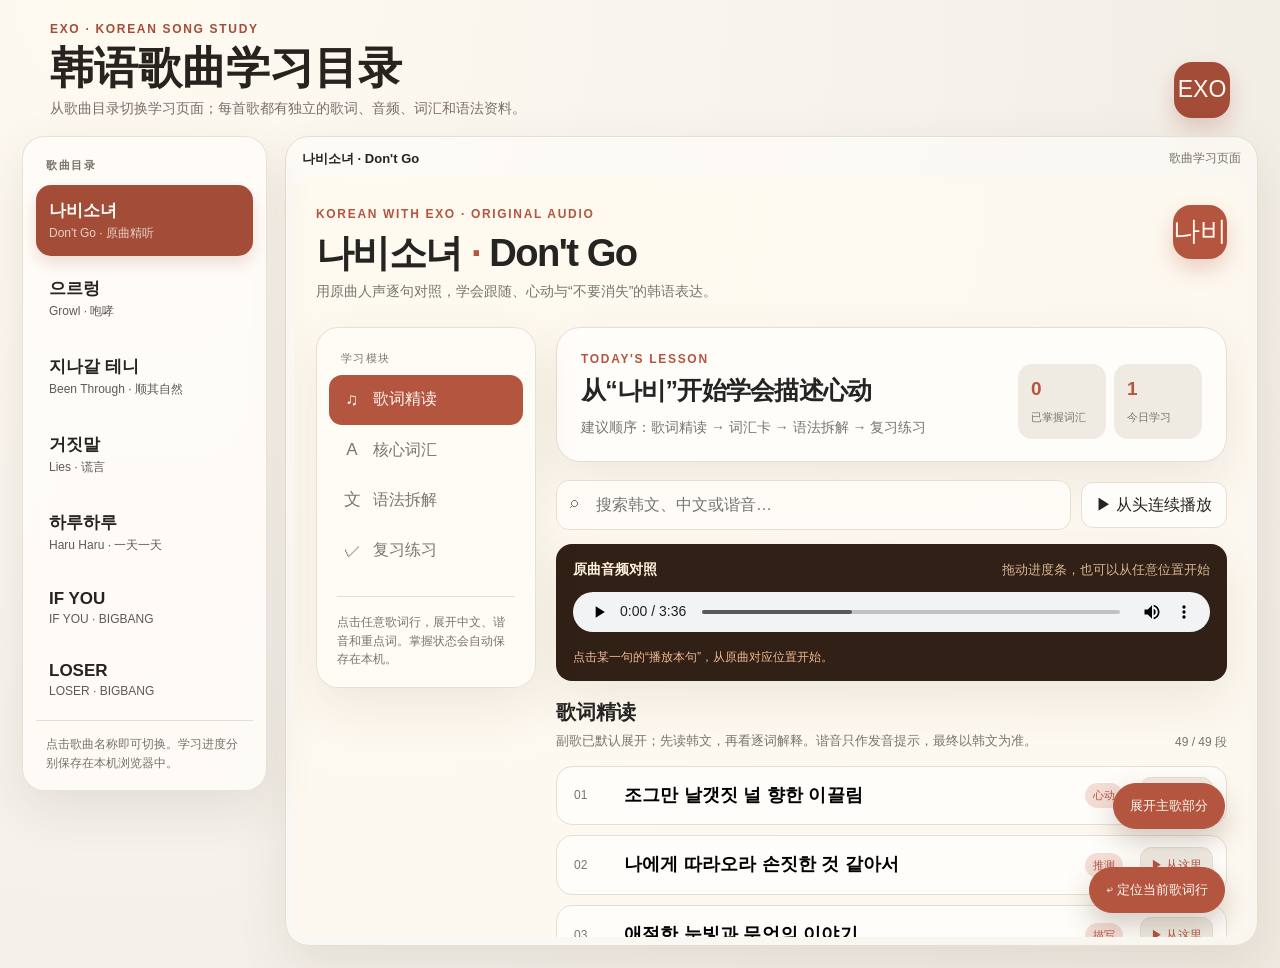
<file: index.html>
<!doctype html>
<html lang="zh-CN">
<head>
  <meta charset="utf-8">
  <meta name="viewport" content="width=device-width, initial-scale=1">
  <title>EXO · 韩语歌曲学习目录</title>
  <style>
    :root{--bg:#f7f4ee;--surface:#fffdf9;--surface2:#f0ebe2;--text:#27231f;--muted:#777069;--line:#e5ded2;--accent:#a34d39;--accent2:#f3ddd4;--shadow:0 18px 50px rgba(78,53,38,.10)}
    *{box-sizing:border-box}html,body{margin:0;min-height:100%;background:radial-gradient(circle at 10% 0%,#fffaf0 0,#f7f4ee 42%,#efeae1 100%);color:var(--text);font-family:Inter,"Noto Sans KR","Malgun Gothic","Microsoft YaHei",sans-serif}body{padding:22px}.library{max-width:1320px;margin:0 auto}.library-top{display:flex;justify-content:space-between;align-items:flex-end;gap:18px;margin:0 auto 18px;max-width:1180px}.eyebrow{font-size:12px;letter-spacing:.14em;text-transform:uppercase;color:var(--accent);font-weight:700}.library h1{font-size:clamp(28px,4vw,44px);line-height:1.08;margin:8px 0}.library-top p{margin:0;color:var(--muted);font-size:14px}.mark{width:56px;height:56px;border-radius:18px;background:var(--accent);color:#fff9f2;display:grid;place-items:center;font-size:23px;box-shadow:0 10px 22px rgba(163,77,57,.25)}.library-shell{display:grid;grid-template-columns:245px minmax(0,1fr);gap:18px;align-items:start;max-width:1320px;margin:0 auto}.directory{position:sticky;top:18px;background:rgba(255,253,249,.82);border:1px solid rgba(229,222,210,.9);border-radius:22px;padding:13px;box-shadow:var(--shadow);backdrop-filter:blur(12px)}.directory-title{padding:8px 10px 12px;font-size:11px;letter-spacing:.14em;text-transform:uppercase;color:var(--muted);font-weight:700}.song-btn{display:block;width:100%;border:1px solid transparent;background:transparent;color:var(--text);text-align:left;border-radius:15px;padding:13px 12px;margin-bottom:7px}.song-btn:hover{background:var(--surface2)}.song-btn.active{background:var(--accent);color:#fffaf4;box-shadow:0 8px 16px rgba(163,77,57,.18)}.song-title{font-size:17px;font-weight:700}.song-sub{font-size:12px;margin-top:3px;opacity:.75}.directory-note{border-top:1px solid var(--line);padding:14px 10px 3px;margin-top:8px;color:var(--muted);font-size:12px;line-height:1.65}.viewer{min-width:0;background:rgba(255,253,249,.62);border:1px solid var(--line);border-radius:24px;padding:8px;box-shadow:var(--shadow)}.viewer-head{display:flex;justify-content:space-between;align-items:center;gap:12px;padding:5px 8px 9px;color:var(--muted);font-size:12px}.viewer-head strong{color:var(--text);font-size:13px}.song-frame{display:block;width:100%;height:calc(100vh - 142px);min-height:760px;border:0;border-radius:18px;background:var(--bg)}.loading{padding:36px;text-align:center;color:var(--muted)}
    @media(max-width:820px){body{padding:12px}.library-top{align-items:flex-start}.library-shell{display:block}.directory{position:static;margin-bottom:12px;display:flex;align-items:stretch;gap:7px;overflow:auto;padding:8px}.directory-title,.directory-note{display:none}.song-btn{min-width:205px;margin:0;padding:10px}.song-title{font-size:15px}.viewer{padding:5px}.viewer-head{padding:5px 6px 8px}.song-frame{height:calc(100vh - 192px);min-height:720px}}
  </style>
</head>
<body>
  <div class="library">
    <header class="library-top"><div><div class="eyebrow">EXO · Korean Song Study</div><h1>韩语歌曲学习目录</h1><p>从歌曲目录切换学习页面；每首歌都有独立的歌词、音频、词汇和语法资料。</p></div><div class="mark" aria-hidden="true">EXO</div></header>
    <div class="library-shell">
      <nav class="directory" aria-label="歌曲目录"><div class="directory-title">歌曲目录</div><button class="song-btn active" data-song="dont-go"><div class="song-title">나비소녀</div><div class="song-sub">Don't Go · 原曲精听</div></button><button class="song-btn" data-song="growl"><div class="song-title">으르렁</div><div class="song-sub">Growl · 咆哮</div></button><div class="directory-note">点击歌曲名称即可切换。学习进度分别保存在本机浏览器中。</div></nav>
      <main class="viewer"><div class="viewer-head"><strong id="currentSong">나비소녀 · Don't Go</strong><span>歌曲学习页面</span></div><iframe class="song-frame" id="songFrame" title="歌曲学习页面" src="app-original-audio/index.html"></iframe><div class="loading" id="loading" hidden>正在切换歌曲……</div></main>
    </div>
  </div>
  <script>
    const songs={
      'dont-go':{title:'나비소녀 · Don\'t Go',src:'app-original-audio/index.html'},
      growl:{title:'으르렁 · Growl',src:'growl-original-audio/index.html'},
      'been-through':{title:'지나갈 테니 · Been Through',src:'been-through-original-audio/index.html'},
      lies:{title:'거짓말 · Lies',src:'lies-original-audio/index.html'},
      'haru-haru':{title:'하루하루 · Haru Haru',src:'haru-haru-original-audio/index.html'},
      'if-you':{title:'IF YOU · BIGBANG',src:'if-you-original-audio/index.html'},
      loser:{title:'LOSER · BIGBANG',src:'loser-original-audio/index.html'}
    };
    const beenThroughButton=document.createElement('button');
    beenThroughButton.className='song-btn';
    beenThroughButton.dataset.song='been-through';
    beenThroughButton.innerHTML='<div class="song-title">지나갈 테니</div><div class="song-sub">Been Through · 顺其自然</div>';
    document.querySelector('.directory').insertBefore(beenThroughButton,document.querySelector('.directory-note'));
    const liesButton=document.createElement('button');
    liesButton.className='song-btn';
    liesButton.dataset.song='lies';
    liesButton.innerHTML='<div class="song-title">거짓말</div><div class="song-sub">Lies · 谎言</div>';
    document.querySelector('.directory').insertBefore(liesButton,document.querySelector('.directory-note'));
    const extraSongs=[['haru-haru','하루하루','Haru Haru · 一天一天'],['if-you','IF YOU','IF YOU · BIGBANG'],['loser','LOSER','LOSER · BIGBANG']];
    extraSongs.forEach(([id,title,sub])=>{const b=document.createElement('button');b.className='song-btn';b.dataset.song=id;b.innerHTML='<div class="song-title">'+title+'</div><div class="song-sub">'+sub+'</div>';document.querySelector('.directory').insertBefore(b,document.querySelector('.directory-note'))});
    const frame=document.querySelector('#songFrame'),current=document.querySelector('#currentSong'),loading=document.querySelector('#loading');
    function switchSong(id){const song=songs[id]||songs['dont-go'];document.querySelectorAll('.song-btn').forEach(b=>b.classList.toggle('active',b.dataset.song===id));current.textContent=song.title;loading.hidden=false;frame.hidden=true;frame.src=song.src+'?v=20260915-5';location.hash=id;}
    frame.addEventListener('load',()=>{loading.hidden=true;frame.hidden=false});
    document.addEventListener('click',e=>{const btn=e.target.closest('.song-btn');if(btn)switchSong(btn.dataset.song)});
    const initial=location.hash.slice(1);if(initial&&songs[initial])switchSong(initial);
  </script>
  <script>
    const frame=document.querySelector('#songFrame');
    frame.addEventListener('load',()=>{const doc=frame.contentDocument;if(!doc)return;let style=doc.querySelector('#unified-floating-controls');if(!style){style=doc.createElement('style');style.id='unified-floating-controls';doc.head.appendChild(style)}style.textContent='.floating-locator,.locator{position:fixed!important;right:24px!important;bottom:24px!important}.floating-verse-toggle,.verse-toggle{position:fixed!important;right:24px!important;bottom:108px!important}@media(max-width:760px){.floating-locator,.locator{right:12px!important;bottom:12px!important}.floating-verse-toggle,.verse-toggle{right:12px!important;bottom:106px!important}}';});
  </script>
</body>
</html>
</file>
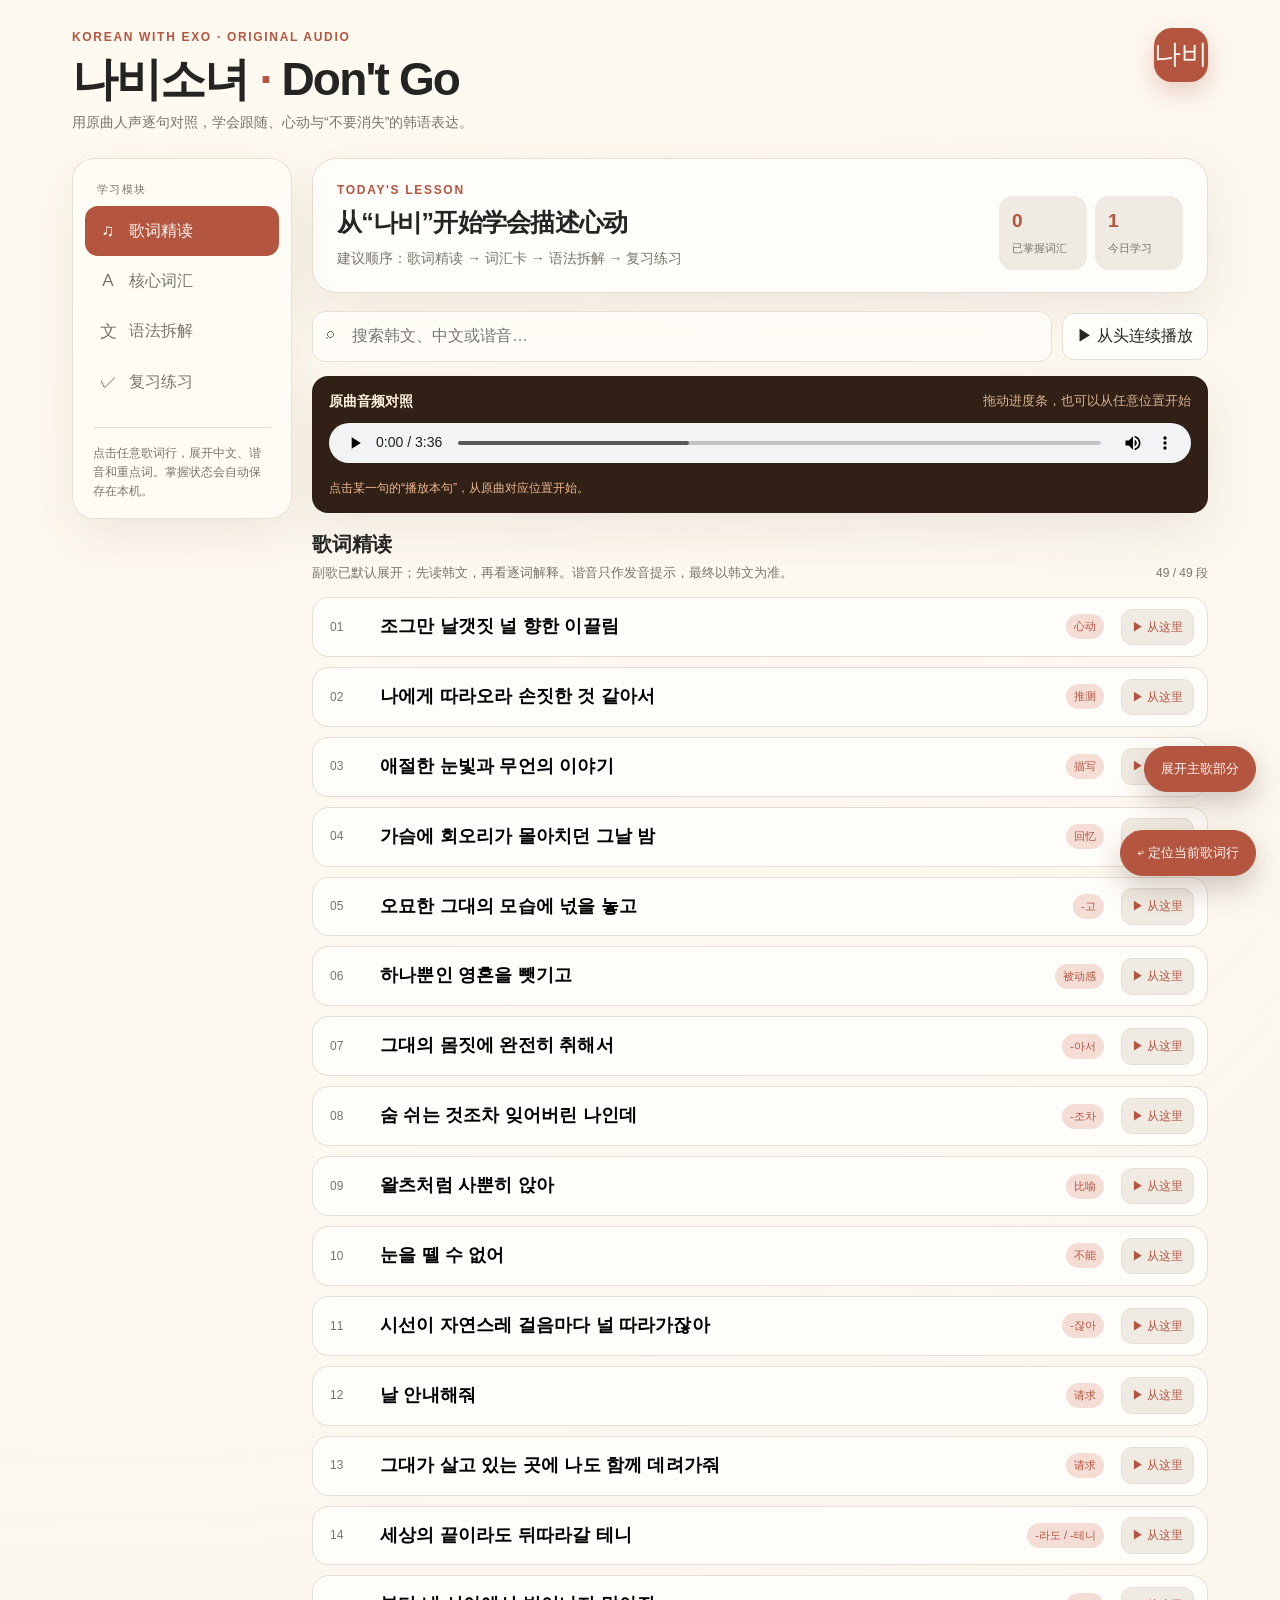
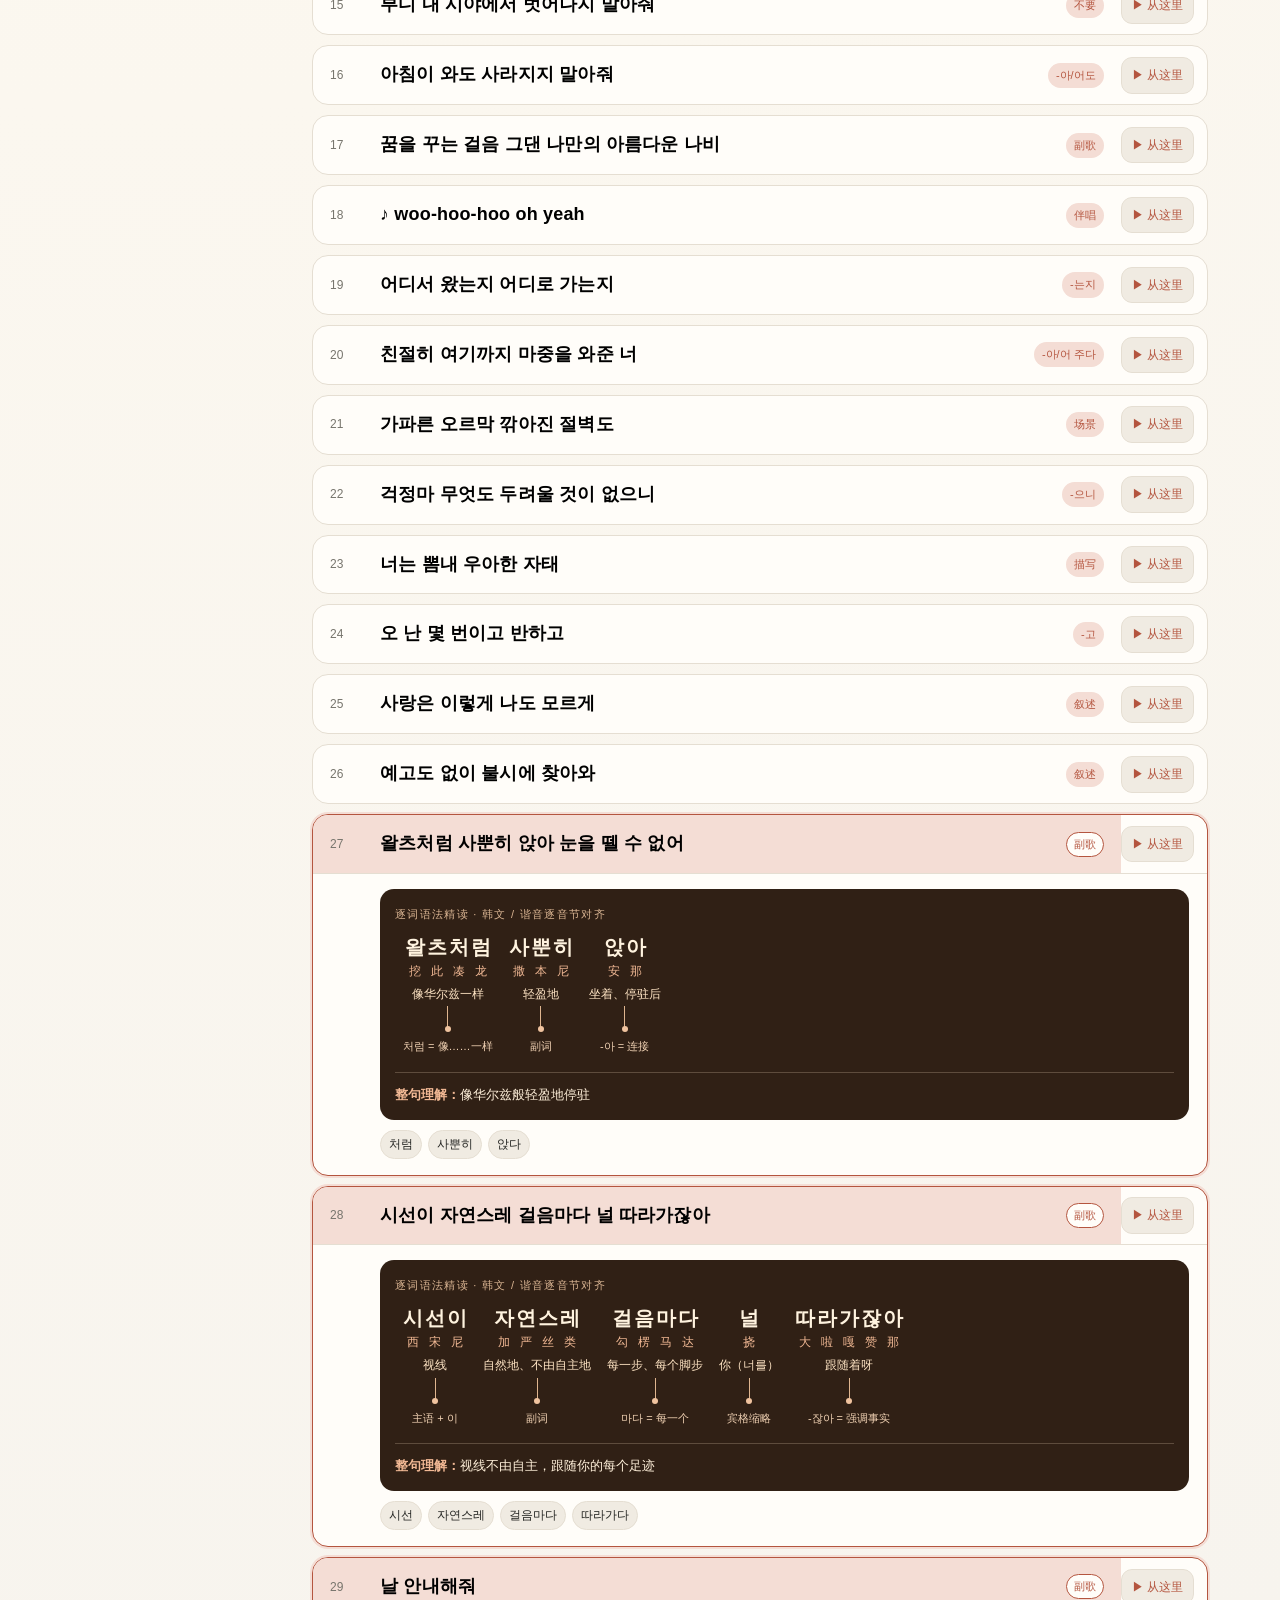
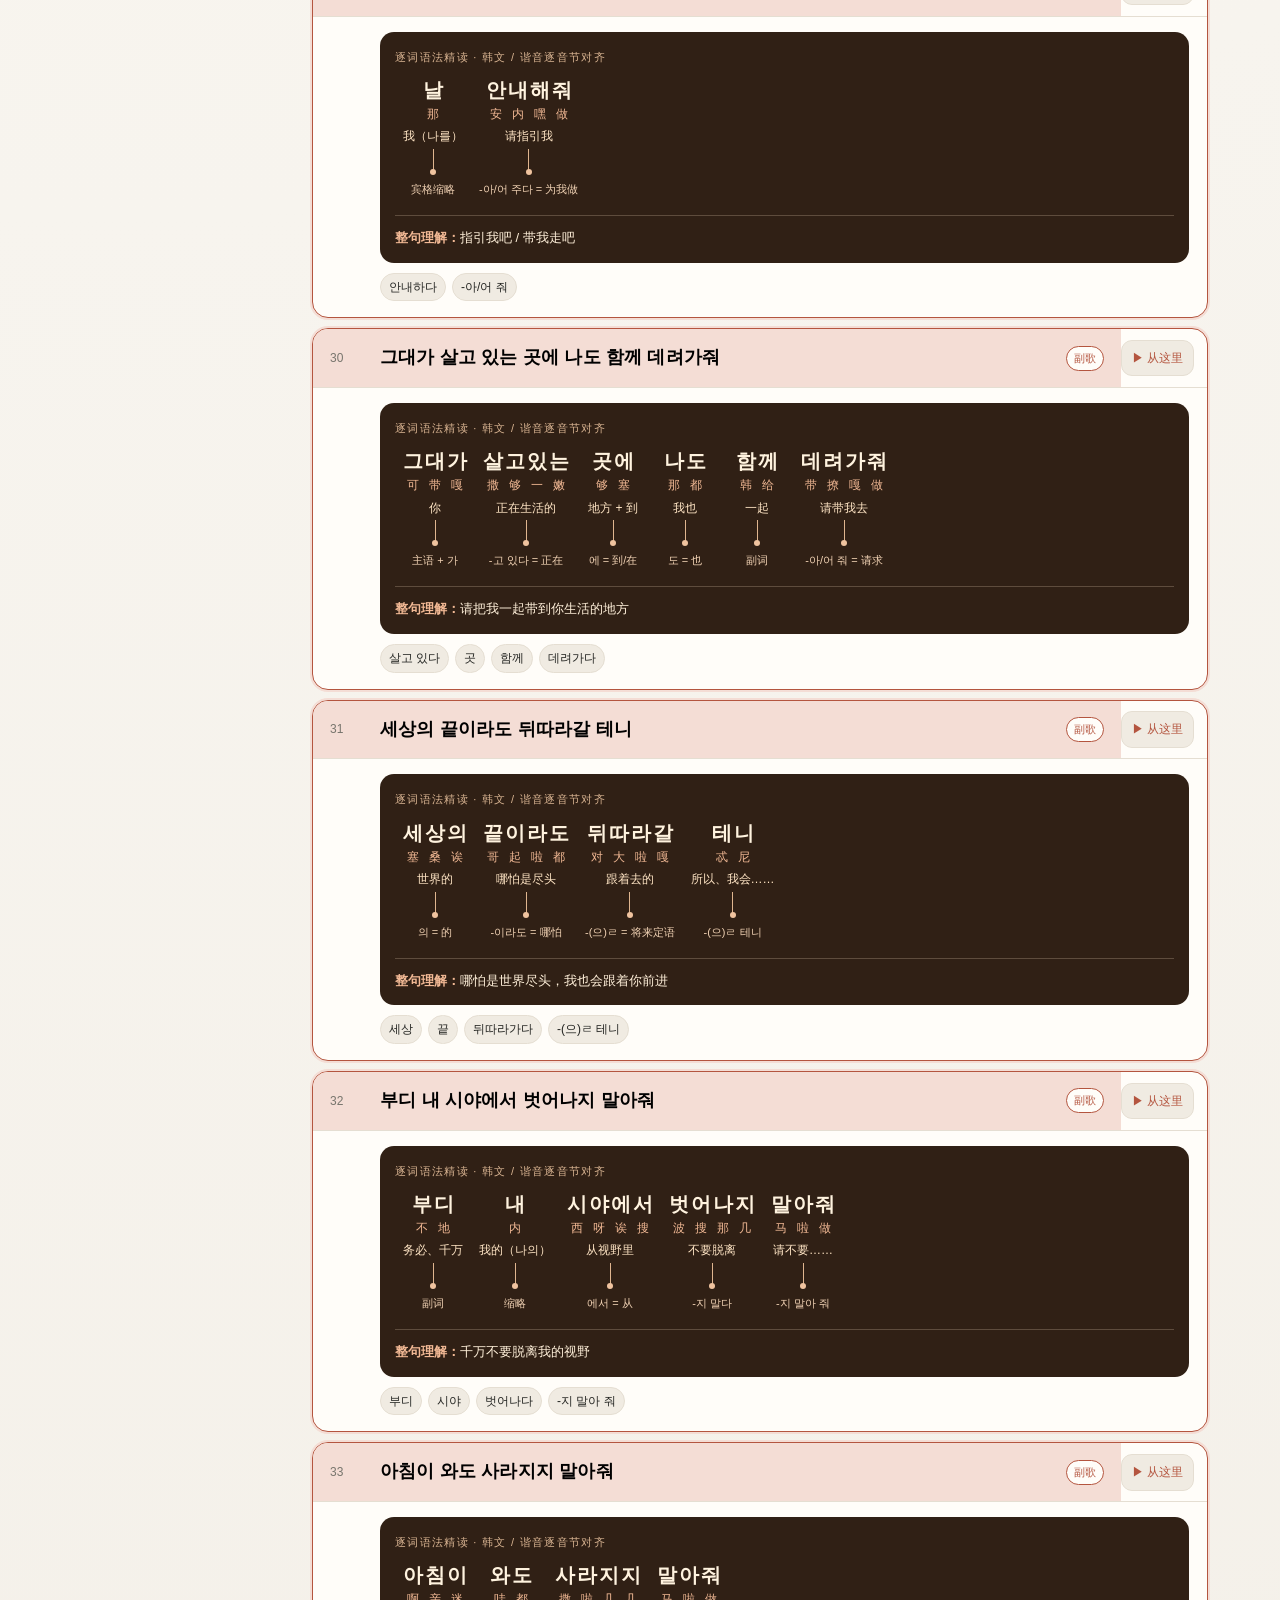
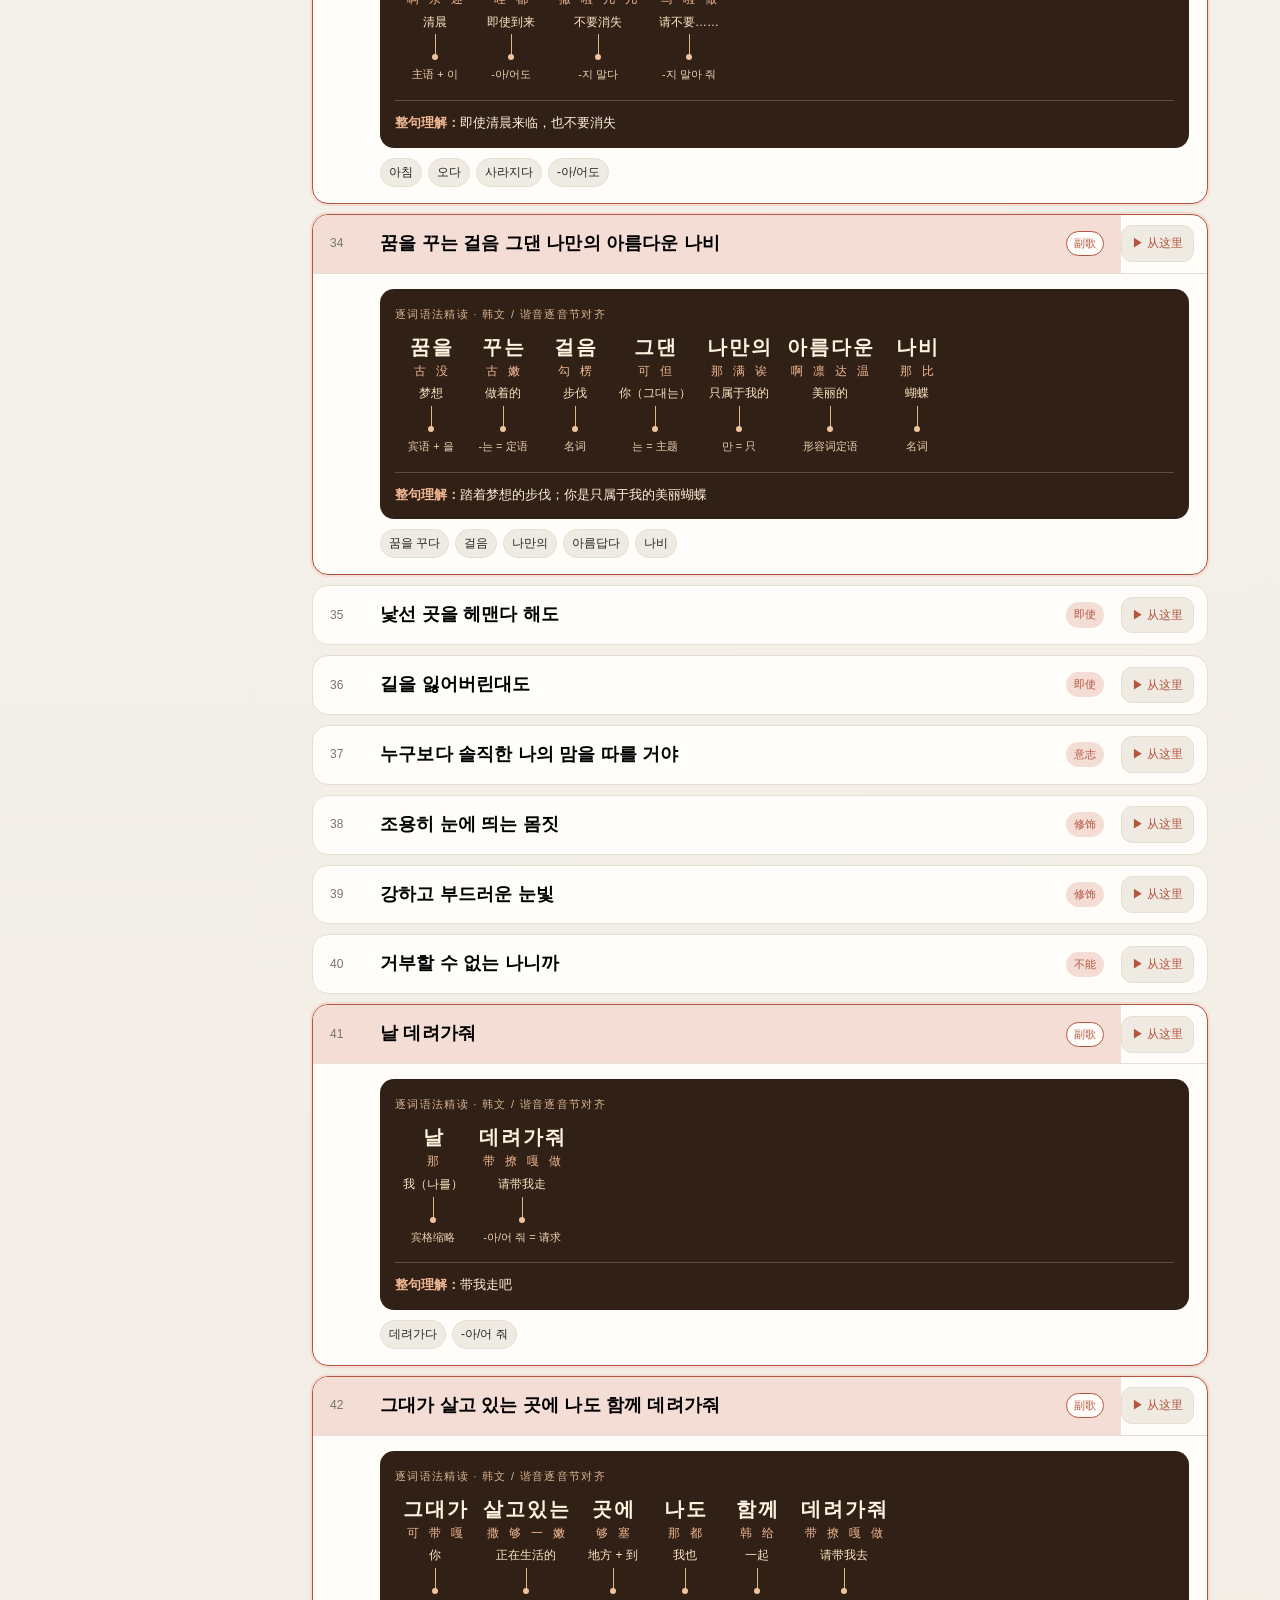
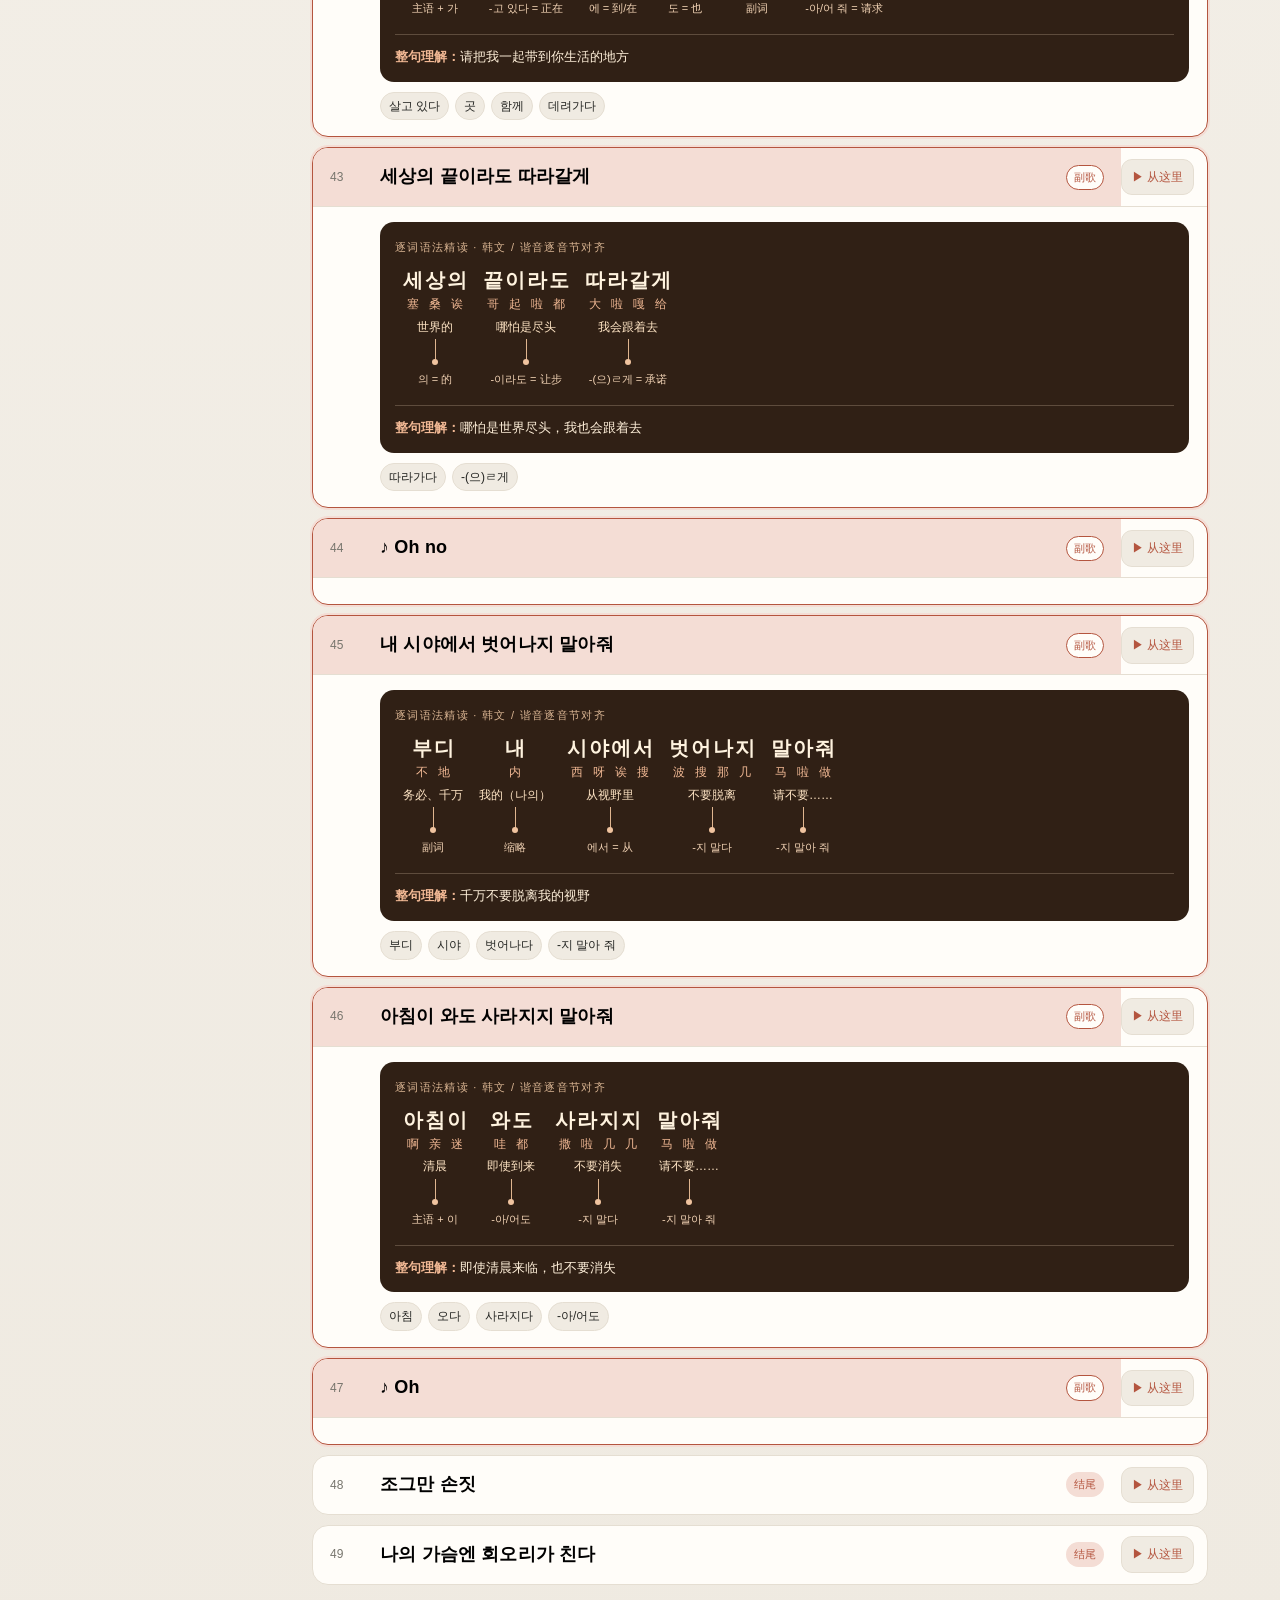
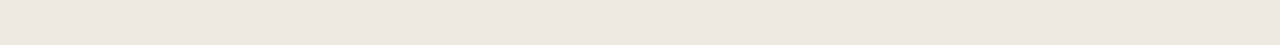
<file: app-original-audio/index.html>
<!doctype html>
<html lang="zh-CN">
<head>
  <meta charset="utf-8">
  <meta name="viewport" content="width=device-width, initial-scale=1">
  <title>나비소녀 · 原曲音频精听版</title>
  <style>
    :root{--bg:#f7f4ee;--surface:#fffdf9;--surface-2:#f0ebe2;--text:#242522;--muted:#77756d;--line:#e5ded2;--accent:#b4553f;--accent-soft:#f4ddd5;--green:#4c7b62;--green-soft:#dfece3;--shadow:0 18px 50px rgba(78,53,38,.09)}
    *{box-sizing:border-box} body{margin:0;background:radial-gradient(circle at 10% 0%,#fffaf0 0,#f7f4ee 42%,#efeae1 100%);color:var(--text);font-family:Inter,"Noto Sans KR","Malgun Gothic","Microsoft YaHei",sans-serif;line-height:1.55}
    button,input{font:inherit} button{cursor:pointer} .app{max-width:1180px;margin:0 auto;padding:28px 22px 60px}
    .topbar{display:flex;justify-content:space-between;gap:18px;align-items:flex-start;margin-bottom:24px}.eyebrow{font-size:12px;letter-spacing:.14em;text-transform:uppercase;color:var(--accent);font-weight:700}.brand h1{font-size:clamp(28px,4vw,46px);line-height:1.08;margin:8px 0 8px;letter-spacing:-.04em}.brand p{margin:0;color:var(--muted);font-size:14px}.mark{width:54px;height:54px;border-radius:18px;background:var(--accent);color:#fff9f2;display:grid;place-items:center;font-size:27px;box-shadow:0 10px 22px rgba(180,85,63,.25)}
    .shell{display:grid;grid-template-columns:220px minmax(0,1fr);gap:20px;align-items:start}.sidebar{position:sticky;top:18px;background:rgba(255,253,249,.72);border:1px solid rgba(229,222,210,.9);border-radius:22px;padding:12px;box-shadow:var(--shadow);backdrop-filter:blur(12px)}.nav-title{padding:10px 12px 8px;font-size:11px;letter-spacing:.12em;text-transform:uppercase;color:var(--muted)}.nav-btn{display:flex;width:100%;align-items:center;gap:10px;border:0;background:transparent;color:var(--muted);padding:12px;border-radius:13px;text-align:left}.nav-btn:hover{background:var(--surface-2);color:var(--text)}.nav-btn.active{background:var(--accent);color:#fffaf4}.nav-icon{width:22px;text-align:center;font-size:17px}.side-note{margin:20px 8px 6px;padding-top:16px;border-top:1px solid var(--line);font-size:12px;color:var(--muted)}
    .main{min-width:0}.hero{background:var(--surface);border:1px solid var(--line);border-radius:24px;padding:22px 24px;box-shadow:var(--shadow);display:flex;justify-content:space-between;gap:20px;align-items:flex-end;margin-bottom:18px}.hero h2{margin:3px 0 7px;font-size:25px;letter-spacing:-.03em}.hero p{margin:0;color:var(--muted);font-size:14px}.stats{display:flex;gap:8px;flex-wrap:wrap;justify-content:flex-end}.stat{min-width:88px;background:var(--surface-2);border-radius:14px;padding:10px 13px}.stat b{display:block;font-size:19px;color:var(--accent)}.stat span{font-size:11px;color:var(--muted)}
    .toolbar{display:flex;gap:10px;align-items:center;justify-content:space-between;flex-wrap:wrap;margin:0 0 14px}.search{flex:1 1 220px;position:relative}.search input{width:100%;border:1px solid var(--line);background:rgba(255,253,249,.86);padding:12px 14px 12px 39px;border-radius:13px;outline:none;color:var(--text)}.search input:focus{border-color:var(--accent);box-shadow:0 0 0 3px var(--accent-soft)}.search span{position:absolute;left:14px;top:10px;color:var(--muted)}.soft-btn,.primary-btn{border:1px solid var(--line);border-radius:12px;padding:10px 14px;background:var(--surface);color:var(--text)}.soft-btn:hover{background:var(--surface-2)}.primary-btn{background:var(--accent);border-color:var(--accent);color:#fffaf4}.primary-btn:hover{filter:brightness(.95)}
    .section{display:none}.section.active{display:block}.section-head{display:flex;justify-content:space-between;gap:16px;align-items:end;margin:5px 0 14px}.section-head h3{margin:0;font-size:20px}.section-head p{margin:3px 0 0;color:var(--muted);font-size:13px}.count{font-size:12px;color:var(--muted);white-space:nowrap}
    .lyrics{display:grid;gap:10px}.lyric{background:var(--surface);border:1px solid var(--line);border-radius:16px;overflow:hidden}.lyric.chorus{border-color:var(--accent);box-shadow:0 0 0 2px var(--accent-soft)}.lyric-main-row{display:flex;align-items:stretch}.lyric-main{flex:1;width:100%;border:0;background:transparent;text-align:left;display:grid;grid-template-columns:38px minmax(0,1fr) auto;gap:12px;align-items:center;padding:15px 17px}.lyric-main:hover{background:#fff8f3}.lyric.chorus .lyric-main{background:var(--accent-soft)}.lyric-no{font-size:12px;color:var(--muted);font-variant-numeric:tabular-nums}.ko{font-size:18px;font-weight:600;letter-spacing:.01em}.lyric-tag{font-size:11px;color:var(--accent);background:var(--accent-soft);padding:4px 8px;border-radius:999px}.chorus-pill{font-size:11px;color:var(--accent);background:var(--surface);border:1px solid var(--accent);padding:3px 7px;border-radius:999px;white-space:nowrap}.lyric-detail{display:none;padding:0 18px 16px 67px;border-top:1px solid var(--line)}.lyric.open .lyric-detail{display:block}.translation{margin:13px 0 4px;font-size:15px}.phonetic{color:var(--accent);font-size:13px}.line-note{color:var(--muted);font-size:12px;margin-top:6px}.mini-words{display:flex;gap:6px;flex-wrap:wrap;margin-top:10px}.mini-words button{border:1px solid var(--line);background:var(--surface-2);color:var(--text);border-radius:999px;padding:4px 8px;font-size:12px}.mini-words button:hover{border-color:var(--accent);color:var(--accent)}
    .speak-btn,.start-here-btn{border:1px solid var(--line);background:var(--surface-2);color:var(--accent);border-radius:11px;padding:8px 10px;font-size:12px;white-space:nowrap;align-self:center;margin-right:13px}.speak-btn:hover,.start-here-btn:hover{background:var(--accent-soft);border-color:var(--accent)}.speak-btn.playing{background:var(--green-soft);border-color:var(--green);color:var(--green)}
    .reading-strip{margin:15px 0 10px;background:#302015;color:#fff3df;border-radius:14px;padding:17px 15px 14px;overflow:hidden}.reading-strip-title{font-size:11px;letter-spacing:.12em;text-transform:uppercase;color:#d9b492;margin-bottom:13px}.annotation-line{display:flex;align-items:flex-start;gap:0;overflow-x:auto;padding-bottom:4px}.annotation-word{flex:0 0 auto;min-width:72px;text-align:center;padding:0 8px;position:relative}.aligned-row{display:flex;justify-content:center;gap:2px}.syllable-cell{display:flex;flex-direction:column;align-items:center;min-width:19px}.syllable-ko{font-size:20px;font-weight:700;line-height:1.15}.syllable-py{font-size:12px;color:#f2b995;line-height:1.3;margin-top:5px;white-space:nowrap}.annotation-zh{font-size:12px;color:#ffe5c5;margin-top:5px;white-space:nowrap}.annotation-connector{height:25px;position:relative;margin:3px auto 0;width:1px;background:#dfb58f}.annotation-connector::after{content:'';position:absolute;width:6px;height:6px;border-radius:50%;background:#f0c39f;bottom:-1px;left:-2.5px}.annotation-grammar{font-size:11px;color:#f1d2b4;line-height:1.35;max-width:110px;margin:8px auto 0}.reading-translation{margin:14px 0 0;padding-top:12px;border-top:1px solid rgba(255,231,205,.22);font-size:13px;line-height:1.6;color:#fff0da}.reading-translation b{color:#f2b995;font-weight:600}.chorus .translation,.chorus .phonetic{display:none}.chorus .breakdown-title,.chorus .breakdown-grid{display:none}
    .vocab-grid{display:grid;grid-template-columns:repeat(2,minmax(0,1fr));gap:12px}.vocab-card{background:var(--surface);border:1px solid var(--line);border-radius:16px;padding:16px;position:relative}.vocab-card.mastered{background:linear-gradient(135deg,var(--surface),var(--green-soft));border-color:#c8dccf}.word-row{display:flex;justify-content:space-between;gap:10px;align-items:start}.word{font-size:21px;font-weight:700}.pos{font-size:11px;color:var(--accent);background:var(--accent-soft);border-radius:999px;padding:3px 7px}.meaning{margin:7px 0 4px;font-size:15px}.roman{font-size:12px;color:var(--muted)}.example{margin:13px 0 0;padding-top:10px;border-top:1px solid var(--line);font-size:13px}.example b{font-weight:600}.vocab-actions{display:flex;justify-content:space-between;align-items:center;gap:8px;flex-wrap:wrap;margin-top:13px}.master-btn{border:0;background:transparent;color:var(--muted);font-size:12px;padding:5px 0}.master-btn:hover{color:var(--green)}.master-btn.done{color:var(--green)}
    .grammar-list{display:grid;gap:12px}.grammar-card{background:var(--surface);border:1px solid var(--line);border-radius:17px;padding:18px 20px}.grammar-top{display:flex;gap:10px;align-items:baseline;flex-wrap:wrap}.grammar-pattern{font-size:19px;font-weight:700;color:var(--accent)}.grammar-name{font-size:13px;color:var(--muted)}.grammar-card p{margin:8px 0;color:var(--text);font-size:14px}.grammar-example{background:var(--surface-2);border-radius:12px;padding:10px 12px;margin-top:11px}.grammar-example b{display:block;font-size:16px}.grammar-example span{font-size:13px;color:var(--muted)}.grammar-detail{display:grid;grid-template-columns:repeat(3,minmax(0,1fr));gap:8px;margin-top:12px}.grammar-detail-block{padding:10px 11px;border-left:3px solid var(--accent-soft);background:#fffaf5;border-radius:9px}.grammar-detail-block b{display:block;color:var(--accent);font-size:12px;margin-bottom:3px}.grammar-detail-block span{font-size:12px;line-height:1.55;color:var(--text)}
    .practice-wrap{display:grid;grid-template-columns:minmax(0,1fr) 230px;gap:16px}.practice-card{background:var(--surface);border:1px solid var(--line);border-radius:22px;padding:26px;box-shadow:var(--shadow);min-height:370px;display:flex;flex-direction:column;justify-content:space-between}.practice-kicker{font-size:12px;color:var(--accent);letter-spacing:.1em;text-transform:uppercase}.practice-question{font-size:clamp(25px,4vw,42px);line-height:1.25;margin:24px 0 8px;font-weight:650;letter-spacing:-.03em}.practice-sub{color:var(--muted);font-size:14px;min-height:25px}.answer{margin-top:20px;padding:14px 16px;background:var(--green-soft);border-radius:13px;display:none}.answer.show{display:block}.answer b{font-size:20px}.practice-actions{display:flex;gap:8px;flex-wrap:wrap}.practice-side{background:var(--surface-2);border-radius:18px;padding:17px}.practice-side h4{margin:0 0 12px}.mode-btn{width:100%;border:1px solid var(--line);background:var(--surface);color:var(--text);text-align:left;border-radius:11px;padding:10px 12px;margin-bottom:8px}.mode-btn.active{border-color:var(--accent);color:var(--accent);background:var(--accent-soft)}.quiz-options{display:grid;gap:9px;margin-top:18px}.quiz-option{border:1px solid var(--line);background:var(--surface);padding:11px 13px;border-radius:11px;text-align:left}.quiz-option:hover{border-color:var(--accent)}.quiz-option.correct{background:var(--green-soft);border-color:var(--green)}.quiz-option.wrong{background:#f7e1dd;border-color:var(--accent)}.grammar-card.grammar-target{border-color:var(--green);box-shadow:0 0 0 3px var(--green-soft)}.lyric.lyric-target{border-color:var(--green);box-shadow:0 0 0 3px var(--green-soft)}.grammar-actions{display:flex;gap:8px;align-items:center;margin-top:13px}.grammar-actions .soft-btn{font-size:12px}.line-grammar{margin-top:13px;padding:12px 14px;background:#fffaf5;border-left:3px solid var(--accent-soft);border-radius:10px;font-size:13px;line-height:1.65}.line-grammar b{color:var(--accent);margin-right:5px}.grammar-subhead{grid-column:1/-1;padding:8px 2px 0;color:var(--accent);font-size:13px;font-weight:700}
    .empty{padding:34px;text-align:center;background:var(--surface);border:1px dashed var(--line);border-radius:16px;color:var(--muted)}.toast{position:fixed;right:22px;bottom:22px;background:var(--text);color:#fffaf4;padding:11px 15px;border-radius:12px;opacity:0;transform:translateY(10px);pointer-events:none;transition:.22s;box-shadow:var(--shadow);font-size:13px}.toast.show{opacity:1;transform:translateY(0)}
    .lyric.is-playing{border-color:var(--green);box-shadow:0 0 0 2px var(--green-soft)}.lyric.is-playing .lyric-main{background:var(--green-soft)}
    .original-player{margin:0 0 16px;background:#302015;color:#fff3df;border-radius:16px;padding:15px 17px;box-shadow:var(--shadow)}.original-player-top{display:flex;justify-content:space-between;gap:12px;align-items:center;flex-wrap:wrap}.original-player strong{font-size:14px}.original-player small{color:#d9b492}.original-player audio{width:100%;margin-top:11px;height:40px}.audio-status{font-size:12px;color:#f2b995;margin-top:8px;min-height:18px}
    .floating-locator{position:fixed;right:24px;bottom:24px;z-index:20;border:1px solid var(--accent);background:var(--accent);color:#fffaf4;border-radius:999px;padding:12px 16px;box-shadow:0 12px 28px rgba(78,53,38,.25);font-size:13px;display:none}.floating-locator.show{display:block}.floating-locator:hover{filter:brightness(.95);transform:translateY(-1px)}
    @media(max-width:760px){.app{padding:20px 14px 40px}.topbar{margin-bottom:18px}.shell{display:block}.sidebar{position:static;display:flex;gap:5px;overflow:auto;margin-bottom:14px;padding:7px}.nav-title,.side-note{display:none}.nav-btn{width:auto;flex:0 0 auto;padding:9px 11px;white-space:nowrap}.nav-icon{display:none}.hero{display:block;padding:20px}.stats{justify-content:flex-start;margin-top:16px}.stat{min-width:78px}.practice-wrap{grid-template-columns:1fr}.practice-side{order:-1}.vocab-grid{grid-template-columns:1fr}.grammar-detail{grid-template-columns:1fr}.lyric-main{grid-template-columns:28px minmax(0,1fr);gap:8px;padding:13px}.lyric-tag{grid-column:2;justify-self:start}.lyric-detail{padding-left:48px}.ko{font-size:17px}.speak-btn,.start-here-btn{margin-right:5px;padding:7px 6px;font-size:11px}.practice-card{min-height:360px;padding:21px}.practice-question{margin-top:18px}}
    @media(prefers-reduced-motion:reduce){*{scroll-behavior:auto!important;transition:none!important}}
  </style>
</head>
<body>
  <div class="app" id="app">
    <header class="topbar">
      <div class="brand"><div class="eyebrow">Korean with EXO · Original Audio</div><h1>나비소녀 <span style="color:var(--accent)">·</span> Don't Go</h1><p>用原曲人声逐句对照，学会跟随、心动与“不要消失”的韩语表达。</p></div>
      <div class="mark" aria-hidden="true">나비</div>
    </header>
    <div class="shell">
      <aside class="sidebar" aria-label="学习模块">
        <div class="nav-title">学习模块</div>
        <button class="nav-btn active" data-tab="lyrics"><span class="nav-icon">♫</span>歌词精读</button>
        <button class="nav-btn" data-tab="vocab"><span class="nav-icon">A</span>核心词汇</button>
        <button class="nav-btn" data-tab="grammar"><span class="nav-icon">文</span>语法拆解</button>
        <button class="nav-btn" data-tab="practice"><span class="nav-icon">✓</span>复习练习</button>
        <div class="side-note">点击任意歌词行，展开中文、谐音和重点词。掌握状态会自动保存在本机。</div>
      </aside>
      <main class="main">
        <section class="hero">
          <div><div class="eyebrow">Today's lesson</div><h2>从“나비”开始学会描述心动</h2><p>建议顺序：歌词精读 → 词汇卡 → 语法拆解 → 复习练习</p></div>
          <div class="stats"><div class="stat"><b id="masteredCount">0</b><span>已掌握词汇</span></div><div class="stat"><b id="streakCount">1</b><span>今日学习</span></div></div>
        </section>

        <section class="section active" id="lyricsSection">
          <div class="toolbar"><div class="search"><span>⌕</span><input id="lyricSearch" placeholder="搜索韩文、中文或谐音…" aria-label="搜索歌词"></div><button class="soft-btn" id="continuousBtn">▶ 从头连续播放</button><button class="soft-btn" id="expandAll">全部展开</button></div>
          <div class="original-player"><div class="original-player-top"><strong>原曲音频对照</strong><small>拖动进度条，也可以从任意位置开始</small></div><audio id="songAudio" controls preload="metadata" src="audio/song-original.mp3"></audio><div class="audio-status" id="audioStatus">点击某一句的“播放本句”，从原曲对应位置开始。</div></div>
          <div class="section-head"><div><h3>歌词精读</h3><p>副歌已默认展开；先读韩文，再看逐词解释。谐音只作发音提示，最终以韩文为准。</p></div><div class="count" id="lyricCount"></div></div>
          <div class="lyrics" id="lyricsList"></div>
        </section>

        <section class="section" id="vocabSection">
          <div class="toolbar"><div class="search"><span>⌕</span><input id="vocabSearch" placeholder="搜索词汇或中文释义…" aria-label="搜索词汇"></div><button class="soft-btn" id="showUnmastered">只看未掌握</button></div>
          <div class="section-head"><div><h3>核心词汇</h3><p>把歌词里的高频动作、情绪和连接表达放进记忆卡。</p></div><div class="count" id="vocabCount"></div></div>
          <div class="vocab-grid" id="vocabList"></div>
        </section>

        <section class="section" id="grammarSection">
          <div class="section-head"><div><h3>语法拆解</h3><p>每个语法点都连接到歌词中的真实句子。</p></div><div class="count">14 个重点</div></div>
          <div class="grammar-list" id="grammarList"></div>
        </section>

        <section class="section" id="practiceSection">
          <div class="section-head"><div><h3>复习练习</h3><p>先自己回忆，再点击显示答案。选择题会即时反馈。</p></div><div class="count" id="practiceCount"></div></div>
          <div class="practice-wrap">
            <div class="practice-card" id="practiceCard"></div>
            <aside class="practice-side"><h4>练习模式</h4><button class="mode-btn active" data-mode="flash">词汇闪卡<small> · 看韩文回忆中文</small></button><button class="mode-btn" data-mode="quiz">选择题<small> · 辨认正确含义</small></button><p class="line-note">当前练习范围：本歌核心词汇。掌握后仍会偶尔复习，帮助长期记忆。</p></aside>
          </div>
        </section>
      </main>
    </div>
  </div>
  <div class="toast" id="toast" role="status" aria-live="polite"></div>
  <button class="floating-locator" id="floatingLocator" type="button">↩ 定位当前歌词行</button>
  <script>
    const lyrics = [
      {ko:'조그만 날갯짓 널 향한 이끌림', zh:'扇动小小的蝶翼；你对我的吸引力', py:'走可满 那给几 挠 hiang韩 一个林', tag:'心动', words:['날갯짓','이끌림']},
      {ko:'나에게 따라오라 손짓한 것 같아서', zh:'像是在招手，呼唤我跟你一起走', py:'那诶给 大啦哦啦 宋几摊 扣 卡他搜', tag:'推测', words:['따라오다','손짓하다','것 같다']},
      {ko:'애절한 눈빛과 무언의 이야기', zh:'哀切的眼神和无言的故事', py:'诶草蓝 努比刮 木翁内 一呀gi', tag:'描写', words:['애절하다','눈빛','무언']},
      {ko:'가슴에 회오리가 몰아치던 그날 밤', zh:'心中刮起旋风的那个晚上', py:'嘎森没 会哦里嘎 莫啦气东 可那 半', tag:'回忆', words:['가슴','회오리','몰아치다']},
      {ko:'오묘한 그대의 모습에 넋을 놓고', zh:'为你奇妙神秘的身影失了魂魄', py:'哦妙韩 可带诶 莫丝呗 闹给 喏够', tag:'-고', words:['오묘하다','모습','넋을 놓다']},
      {ko:'하나뿐인 영혼을 뺏기고', zh:'唯一的灵魂被夺走', py:'哈那本宁 泳红内 背gi够', tag:'被动感', words:['하나뿐인','영혼','뺏기다']},
      {ko:'그대의 몸짓에 완전히 취해서', zh:'完全沉醉于你的身影', py:'可带诶 蒙几塞 完从尼 催嘿搜', tag:'-아서', words:['몸짓','완전히','취하다']},
      {ko:'숨 쉬는 것조차 잊어버린 나인데', zh:'连呼吸都遗忘的我', py:'宋 嘘嫩 扣走恰 一走剖林 那因带', tag:'-조차', words:['숨 쉬다','것조차','잊어버리다']},
      {ko:'왈츠처럼 사뿐히 앉아', zh:'像华尔兹般轻盈地停驻', py:'挖此凑龙 撒本尼 安那', tag:'比喻', words:['처럼','사뿐히','앉다']},
      {ko:'눈을 뗄 수 없어', zh:'无法把视线从你身上移开', py:'努内 得 苏 欧扫', tag:'不能', words:['눈을 떼다','-(으)ㄹ 수 없다']},
      {ko:'시선이 자연스레 걸음마다 널 따라가잖아', zh:'视线不由自主，跟随你的每个足迹', py:'西宋尼 加严丝类 勾楞吗他 挠 大啦嘎赞那', tag:'-잖아', words:['시선','자연스레','걸음마다','따라가다']},
      {ko:'날 안내해줘', zh:'指引我吧 / 带我走吧', py:'那 安内嘿做', tag:'请求', words:['안내하다','-아/어 줘']},
      {ko:'그대가 살고 있는 곳에 나도 함께 데려가줘', zh:'请把我一起带到你生活的地方', py:'可带嘎 撒够 一嫩 够塞 那都 韩给 带撩嘎做', tag:'请求', words:['살고 있다','곳','함께','데려가다']},
      {ko:'세상의 끝이라도 뒤따라갈 테니', zh:'哪怕是世界尽头，我也会跟着你前进', py:'塞桑诶 哥起啦都 对大啦嘎 忒尼', tag:'-라도 / -테니', words:['세상','끝','뒤따라가다','-(으)ㄹ 테니']},
      {ko:'부디 내 시야에서 벗어나지 말아줘', zh:'千万不要脱离我的视野', py:'不地 内 西呀诶搜 波搜那几 马啦做', tag:'不要', words:['부디','시야','벗어나다','-지 말아 줘']},
      {ko:'아침이 와도 사라지지 말아줘', zh:'即使清晨来临，也不要消失', py:'啊亲迷 哇都 撒啦几几 马啦做', tag:'-아/어도', words:['아침','오다','사라지다','-아/어도']},
      {ko:'꿈을 꾸는 걸음 그댄 나만의 아름다운 나비', zh:'踏着梦想的步伐；你是只属于我的美丽蝴蝶', py:'古没 古嫩 勾楞 / 可但 那满内 啊楞他温 那比', tag:'副歌', words:['꿈을 꾸다','걸음','나만의','아름답다','나비']},
      {ko:'어디서 왔는지 어디로 가는지', zh:'不知从何而来、要往何处去', py:'哦地搜 哇嫩几 哦地咯 嘎嫩几', tag:'-는지', words:['어디서','오다','어디로','가다','-는지']},
      {ko:'친절히 여기까지 마중을 와준 너', zh:'贴心地到这里来迎接我的你', py:'亲草里 哟gi嘎几 吗中额 哇君 挠', tag:'-아/어 주다', words:['친절히','여기까지','마중','와주다']},
      {ko:'가파른 오르막 깎아진 절벽도', zh:'即便是崎岖险峻的悬崖峭壁', py:'嘎帕楞 哦了吗 嘎嘎进 草表都', tag:'场景', words:['가파르다','오르막','절벽']},
      {ko:'걱정마 무엇도 두려울 것이 없으니', zh:'别担心，什么可怕的事都不会发生', py:'勾从吗 木哦都 度撩乌 扣西 欧丝尼', tag:'-으니', words:['걱정하다','무엇도','두렵다','것이 없다']},
      {ko:'너는 뽐내 우아한 자태', zh:'你展示着独一无二的优雅姿态', py:'挠嫩 嘣内 乌啊韩 加忒', tag:'描写', words:['뽐내다','우아하다','자태']},
      {ko:'오 난 몇 번이고 반하고', zh:'不管多少次，我都会为你入迷', py:'哦 南 苗 嘣尼够 半那够', tag:'-고', words:['몇 번이고','반하다']},
      {ko:'사랑은 이렇게 나도 모르게 예고도 없이 불시에 찾아와', zh:'爱情就这样，在不知不觉间毫无征兆地突然降临', py:'撒朗恩 一漏给 那都 莫了给 / 耶够都 欧西 不西诶 恰加哇', tag:'叙述', words:['나도 모르게','예고','불시에','찾아오다']},
      {ko:'낯선 곳을 헤맨다 해도 길을 잃어버린대도', zh:'即使在陌生的地方徘徊，即使迷失方向', py:'那宋 够丝 嘿们他 嘿都 / gil了 一咯剖林带都', tag:'即使', words:['낯설다','헤매다','길을 잃다','-ㄴ대도']},
      {ko:'누구보다 솔직한 나의 맘을 따를 거야', zh:'也要跟随我那比谁都真挚的心', py:'努谷啵他 嗖几看 那诶 满没 大了勾呀', tag:'意志', words:['누구보다','솔직하다','마음','따르다','-(으)ㄹ 거야']},
      {ko:'조용히 눈에 띄는 몸짓 강하고 부드러운 눈빛', zh:'静静跃入视野的身影；强大又温柔的目光', py:'走用hi 努内 第嫩 蒙几 / 康哈够 不的漏温 努比', tag:'修饰', words:['조용히','눈에 띄다','강하다','부드럽다']},
      {ko:'거부할 수 없는 나니까', zh:'因为我根本无法拒绝', py:'勾不哈 苏 欧嫩 那尼嘎', tag:'不能', words:['거부하다','-(으)ㄹ 수 없다','-(이)니까']},
      {ko:'날 데려가줘', zh:'带我走吧', py:'那 带撩嘎做', tag:'请求', words:['데려가다','-아/어 줘']},
      {ko:'세상의 끝이라도 따라갈게', zh:'哪怕是世界尽头，我也会跟着去', py:'塞桑诶 哥起啦都 大啦嘎给', tag:'-ㄹ게', words:['따라가다','-(으)ㄹ게']},
      {ko:'조그마한 손짓 나의 가슴엔 회오리가 친다', zh:'一个小小的举动，在我心里刮起旋风', py:'走可吗韩 宋几 / 那诶 嘎森们 会哦里嘎 亲他', tag:'结尾', words:['조그마하다','손짓','가슴','회오리','치다']}
    ];
    const vocab = [
      ['나비','蝴蝶','名词','nabi','그댄 나만의 아름다운 나비'],['날갯짓','翅膀的扇动、振翅','名词','nal-gaet-jit','조그만 날갯짓'],['이끌림','吸引力、被吸引的感觉','名词','i-kkeul-lim','널 향한 이끌림'],['손짓하다','招手；用手势示意','动词','son-jit-ha-da','손짓한 것 같아서'],['애절하다','哀切、恳切','形容词','ae-jeol-ha-da','애절한 눈빛'],['눈빛','眼神、目光','名词','nun-bit','강하고 부드러운 눈빛'],['회오리','旋风、涡流','名词','hoe-o-ri','가슴에 회오리가'],['몰아치다','猛烈袭来；席卷','动词','mol-a-chi-da','회오리가 몰아치던'],['오묘하다','奇妙而神秘','形容词','o-myo-ha-da','오묘한 그대의 모습'],['넋을 놓다','失神、失魂落魄','惯用语','neok-seul noh-da','넋을 놓고'],['뺏기다','被夺走、被抢走','动词','ppaet-gi-da','영혼을 뺏기고'],['취하다','沉醉；陶醉','动词','chwi-ha-da','완전히 취해서'],['숨 쉬다','呼吸','动词','sum swi-da','숨 쉬는 것조차'],['사뿐히','轻盈地、轻轻地','副词','sa-ppun-hi','사뿐히 앉아'],['시선','视线、目光','名词','si-seon','시선이 자연스레'],['자연스레','自然地、不由自主地','副词','ja-yeon-seu-re','자연스레 따라가잖아'],['따라가다','跟随、跟着去','动词','tta-ra-ga-da','널 따라가잖아'],['안내하다','引导、指引','动词','an-nae-ha-da','날 안내해줘'],['데려가다','带某人一起去','动词','de-ryeo-ga-da','나도 함께 데려가줘'],['뒤따라가다','跟在后面走、跟随前进','动词','dwi-tta-ra-ga-da','뒤따라갈 테니'],['부디','务必、千万、请','副词','bu-di','부디 내 시야에서'],['벗어나다','脱离、离开、摆脱','动词','beot-eo-na-da','벗어나지 말아줘'],['사라지다','消失','动词','sa-ra-ji-da','사라지지 말아줘'],['낯설다','陌生、不熟悉','形容词','nat-seol-da','낯선 곳'],['헤매다','徘徊、迷路','动词','he-mae-da','낯선 곳을 헤맨다'],['솔직하다','坦率、真挚','形容词','sol-jik-ha-da','솔직한 나의 맘'],['거부하다','拒绝','动词','geo-bu-ha-da','거부할 수 없는'],['자태','姿态、风姿','名词','ja-tae','우아한 자태'],['반하다','迷上、为之倾倒','动词','ban-ha-da','몇 번이고 반하고'],['불시에','突然地、出其不意地','副词','bul-si-e','불시에 찾아와'],['마중','迎接、接人','名词','ma-jung','마중을 와준 너'],['눈에 띄다','显眼；映入眼帘','惯用语','nun-e ttwi-da','눈에 띄는 몸짓']
    ].map((x,i)=>({id:i,word:x[0],meaning:x[1],pos:x[2],roman:x[3],example:x[4]}));
    const grammar = [
      {pattern:'-ㄴ/은 것 같다',name:'好像……；似乎……',example:'손짓한 것 같아서',translation:'像是在招手，所以……',note:'说话人根据看到的动作作出不确定判断。손짓하다 → 손짓한（过去定语）+ 것 같다；-아서 把“好像……”和后文连接起来。',form:'动词过去时定语 + 것 같다：손짓하다 → 손짓한 것 같다。',usage:'这里不是断言“确实招手”，而是“看起来像是在招手”，语气留有余地。',compare:'现在：-는 것 같다（好像正在……）；将来：-(으)ㄹ 것 같다（好像会……）。'},
      {pattern:'N을/를 향한',name:'面向……；朝向……的',example:'널 향한 이끌림',translation:'朝向你的吸引力',note:'향하다 是“朝向”，향한 是它的过去定语形式，用来修饰后面的名词。널 是 너를 的缩略。',form:'目标 + 을/를 향하다 → 목표를 향한 + 名词。',usage:'널 향한 不是完整句子，而是“朝向你的……”这一名词短语。',compare:'널 향해（朝向你，副词用法）；널 향한 이끌림（朝向你的吸引力，定语用法）。'},
      {pattern:'N에 / N에서',name:'在……；到……；从……',example:'가슴에 / 내 시야에서',translation:'在心中 / 从我的视野里',note:'에 表示位置、落点或目的地；에서 表示动作发生的场所，也可表示离开的范围。',form:'场所 + 에：在/到那里；场所 + 에서：在那儿做/从那里离开。',usage:'가슴에 회오리가 치다 是“心里刮起旋风”；시야에서 벗어나다 是“脱离视野”。',compare:'학교에 가다（去学校）；학교에서 공부하다（在学校学习）。'},
      {pattern:'-고',name:'并且；然后；做完……后',example:'넋을 놓고 / 뺏기고',translation:'失神，然后…… / 被夺走后……',note:'歌词里连接连续状态或动作。前后主语通常相同，具体关系要看上下文。',form:'动词/形容词词干 + -고；넋을 놓다 → 넋을 놓고。',usage:'넋을 놓고 后面接 뺏기고，形成“失神着，灵魂又被夺走”的连续画面。',compare:'-고 主要是并列/连接；-아서/어서 更明确地表示原因或先后。'},
      {pattern:'-(으)ㄹ 수 없다',name:'不能……；无法……',example:'눈을 뗄 수 없어',translation:'无法移开视线',note:'字面是“没有做某事的可能/办法”。눈을 떼다 是“把目光移开”，所以整句是“无法把目光移开”。',form:'动词 + -(으)ㄹ 수 있다/없다；有收音用 을，无收音用 ㄹ。',usage:'없어 是 없다 的非正式现在式，适合歌词中亲近的语气。',compare:'못 보다（看不了/没能看）更偏能力或情况；볼 수 없다 更强调“没有可能”。'},
      {pattern:'-잖아',name:'你看……；不是……吗',example:'널 따라가잖아',translation:'你看，我不就跟着你吗',note:'提醒对方一个双方都知道、或说话人想强调的事实。它不一定真的在提问。',form:'动词/形容词 + -잖아；따라가다 → 따라가잖아。',usage:'这里像是在向蝴蝶确认：“你看，我一直跟着你呀。”',compare:'-지? 是寻求确认；-잖아 是强调“你也知道这件事”。'},
      {pattern:'-아/어 줘',name:'请为我……；帮我……',example:'날 안내해줘',translation:'请指引我',note:'주다 表示“为某人做”。接在动词后，表示请求对方为自己做某事。',form:'动词 + -아/어 주다；안내하다 → 안내해 주다 → 안내해줘。',usage:'줘 是 주어 的口语缩略，语气亲近直接；날 是 나를 的缩略。',compare:'-아/어 주세요 更礼貌；-아/어 줘 更像对亲近对象说“帮我……吧”。'},
      {pattern:'N(이)라도',name:'即使是……也；哪怕……',example:'세상의 끝이라도',translation:'哪怕是世界尽头',note:'表示让步或最低限度的选择。名词有收音用 이라도，无收音用 라도。',form:'有收音：끝 + 이라도；无收音：세상 + 이라도（本句 끝有收音）。',usage:'说话人强调“无论地点多远，我都会跟随”。',compare:'N도 是普通的“也”；N이라도 带有“哪怕只是/即使是”的让步感。'},
      {pattern:'-(으)ㄹ 테니',name:'我会……，所以……',example:'뒤따라갈 테니',translation:'我会跟着你，所以……',note:'表达说话人的意志、承诺或有根据的预想，后面常接请求、建议或让对方放心的话。',form:'动词 + -(으)ㄹ 테니；뒤따라가다 → 뒤따라갈 테니。',usage:'테니 后面的内容在歌词中省略了，语感是“我会跟着你，所以请不要离开”。',compare:'-(으)ㄹ게 是单纯承诺；-(으)ㄹ 테니 更常带“所以请……”的后续关系。'},
      {pattern:'-지 말아 줘',name:'请不要……',example:'사라지지 말아줘',translation:'请不要消失',note:'말다 是否定命令/请求。加上 주다 后变成“请为了我不要……”，比 -지 마 更柔和。',form:'动词 + -지 말다 + 아/어 주다；사라지다 → 사라지지 말아줘。',usage:'말아줘 是 말아 주어 的缩略；歌词里反复出现，形成恳求的情绪。',compare:'-지 마：不要……（直接）；-지 마세요：请不要……（礼貌）；-지 말아줘：请不要……（亲近、恳切）。'},
      {pattern:'-아/어도',name:'即使……也；就算……',example:'아침이 와도',translation:'即使清晨到来',note:'表示让步：即使前项成立，后项仍然成立。',form:'动词/形容词词干 + -아/어도；오다 → 와도。',usage:'清晨到来是条件，但说话人的请求不变：“也请不要消失。”',compare:'-아/어서 表示原因或顺接；-아/어도 表示“即使……也……”。'},
      {pattern:'-는지',name:'是否……；从哪里/往哪里……',example:'어디서 왔는지',translation:'从哪里来的',note:'把一个疑问句嵌入更大的句子中。어디서 왔어? 变成 어디서 왔는지。',form:'动词现在时 + -는지；过去式常用 -았/었는지。',usage:'어디서 왔는지 어디로 가는지 = 不知道从哪里来、要往哪里去。',compare:'直接疑问：어디서 왔어?；嵌入疑问：어디서 왔는지 모르겠어（不知道从哪里来）。'},
      {pattern:'-ㄴ/는대도',name:'即使……也；哪怕……',example:'길을 잃어버린대도',translation:'即使迷路了',note:'歌词中的口语化让步表达，可整体理解为“即使……也……”。',form:'-ㄴ/는다고 해도 的口语缩约形式；잃어버린다고 해도 → 잃어버린대도。',usage:'前项是“迷路”这种不利情况，但后文仍表示会跟随自己的心。',compare:'-아/어도 更普通直接；-ㄴ/는대도 带有“即使别人说/即使真的……”的语感。'},
      {pattern:'-(으)ㄹ게 / -(으)ㄹ 거야',name:'我会……；打算……',example:'따라갈게 / 따를 거야',translation:'我会跟着去 / 我会跟随',note:'两者都能表示将来，但重点不同：-ㄹ게 面向听话人作承诺；-ㄹ 거야 更像自己的计划、判断或意志。',form:'动词词干 + -(으)ㄹ게；动词词干 + -(으)ㄹ 거야。',usage:'따라갈게 像对“你”保证“我会跟上”；따를 거야 像表达自己“会遵从这颗心”。',compare:'明天 갈게 = 我明天去（对你承诺）；갈 거야 = 我明天要去/会去（说明计划）。'}
    ].map((x,i)=>({...x,id:i}));

    const storeKey='dont-go-korean-progress-v1';
    let state=JSON.parse(localStorage.getItem(storeKey)||'{"mastered":[],"last":""}');
    let vocabOnly=false, mode='flash', practiceIndex=0, answerShown=false, currentAudio=null, continuousPlaying=false, continuousIndex=0;
    const $=s=>document.querySelector(s), $$=s=>[...document.querySelectorAll(s)];
    function save(){localStorage.setItem(storeKey,JSON.stringify(state)); updateStats()}
    function updateStats(){$('#masteredCount').textContent=state.mastered.length; $('#streakCount').textContent=state.last===new Date().toISOString().slice(0,10)?'✓':'1'}
    function toast(msg){const el=$('#toast');el.textContent=msg;el.classList.add('show');setTimeout(()=>el.classList.remove('show'),1800)}
    function speakText(text,done){if(!('speechSynthesis' in window)){toast('当前浏览器不支持语音朗读');if(done)done();return}window.speechSynthesis.cancel();const utterance=new SpeechSynthesisUtterance(text);utterance.lang='ko-KR';utterance.rate=.82;utterance.pitch=1;utterance.onend=()=>done&&done();const voice=window.speechSynthesis.getVoices().find(v=>v.lang.toLowerCase().startsWith('ko'));if(voice)utterance.voice=voice;window.speechSynthesis.speak(utterance);toast('正在使用备用语音：'+text)}
    function stopAudio(){if(currentAudio){currentAudio.pause();currentAudio.currentTime=0;currentAudio=null}if('speechSynthesis' in window)window.speechSynthesis.cancel()}
    function setPlayingLine(index){$$('.lyric').forEach(card=>card.classList.toggle('is-playing',!!card.querySelector(`[data-lyric="${index}"]`)))}
    function playAudio(path,text,button,done){if(!done){continuousPlaying=false;setPlayingLine(-1);const continuousBtn=$('#continuousBtn');if(continuousBtn){continuousBtn.textContent='▶ 连续播放';continuousBtn.classList.remove('primary-btn')}}stopAudio();const audio=new Audio(path);currentAudio=audio;if(button)button.classList.add('playing');audio.onended=()=>{if(button)button.classList.remove('playing');currentAudio=null;if(done)done()};audio.onerror=()=>{if(button)button.classList.remove('playing');currentAudio=null;speakText(text,done)};audio.play().then(()=>toast('正在播放韩语发音')).catch(()=>speakText(text,done))}
    function stopContinuous(){continuousPlaying=false;stopAudio();setPlayingLine(-1);const btn=$('#continuousBtn');if(btn){btn.textContent='▶ 连续播放';btn.classList.remove('primary-btn')}}
    function playContinuous(index){if(index>=lyrics.length){stopContinuous();toast('连续播放完成');return}continuousIndex=index;setPlayingLine(index);playAudio(`audio/line-${String(index+1).padStart(2,'0')}.mp3`,lyrics[index].ko,null,()=>{if(continuousPlaying)playContinuous(index+1)})}
    function startContinuous(index=0){stopAudio();setPlayingLine(-1);continuousPlaying=true;const btn=$('#continuousBtn');if(btn){btn.textContent='■ 停止连续';btn.classList.add('primary-btn')}playContinuous(index)}
    function renderLyrics(){const q=$('#lyricSearch').value.trim().toLowerCase();const list=lyrics.filter(x=>(x.ko+x.zh+x.py+x.words.join(' ')).toLowerCase().includes(q));$('#lyricCount').textContent=`${list.length} / ${lyrics.length} 行`;$('#lyricsList').innerHTML=list.length?list.map((x,i)=>{const id=lyrics.indexOf(x);const chorus=chorusIds.has(id);return `<article class="lyric ${chorus?'chorus open':''}"><div class="lyric-main-row"><button class="lyric-main" data-lyric="${id}"><span class="lyric-no">${String(id+1).padStart(2,'0')}</span><span class="ko">${x.ko}</span><span class="${chorus?'chorus-pill':'lyric-tag'}">${chorus?'副歌':x.tag}</span></button><button class="start-here-btn" data-start="${id}" aria-label="从这句开始连续播放">▶ 从这里</button><button class="speak-btn" data-audio="audio/line-${String(id+1).padStart(2,'0')}.mp3" data-speak="${x.ko}" aria-label="播放这句韩语">🔊 发音</button></div><div class="lyric-detail"><div class="translation">${x.zh}</div><div class="phonetic">${x.py}</div>${renderReadingStrip(id,x)}<div class="mini-words">${x.words.map(w=>`<button data-word="${w}">${w}</button>`).join('')}</div></div></article>`}).join(''):'<div class="empty">没有找到匹配的歌词。试试搜索“시선”“心”“跟随”。</div>'}
    function renderVocab(){const q=$('#vocabSearch').value.trim().toLowerCase();let list=vocab.filter(x=>(x.word+x.meaning+x.roman+x.example).toLowerCase().includes(q));if(vocabOnly)list=list.filter(x=>!state.mastered.includes(x.id));$('#vocabCount').textContent=`${list.length} / ${vocab.length} 个词`;$('#vocabList').innerHTML=list.length?list.map(x=>`<article class="vocab-card ${state.mastered.includes(x.id)?'mastered':''}"><div class="word-row"><div class="word">${x.word}</div><span class="pos">${x.pos}</span></div><div class="meaning">${x.meaning}</div><div class="roman">${x.roman}</div><div class="example"><b>${x.example}</b><br><span>来自歌曲歌词</span></div><div class="vocab-actions"><button class="master-btn ${state.mastered.includes(x.id)?'done':''}" data-master="${x.id}">${state.mastered.includes(x.id)?'✓ 已掌握':'标记为已掌握'}</button><button class="speak-btn" data-audio="audio/word-${String(x.id).padStart(2,'0')}.mp3" data-speak="${x.word}" aria-label="播放词汇发音">🔊 发音</button><button class="soft-btn" data-practice="${x.id}">练这个词</button></div></article>`).join(''):'<div class="empty">这里暂时没有词汇。可以取消“只看未掌握”或清空搜索。</div>'}
    function renderGrammar(){$('#grammarList').innerHTML=grammar.map(x=>`<article class="grammar-card"><div class="grammar-top"><span class="grammar-pattern">${x.pattern}</span><span class="grammar-name">${x.name}</span></div><p>${x.note}</p><div class="grammar-example"><b>${x.example}</b><span>${x.translation}</span></div><div class="grammar-detail"><div class="grammar-detail-block"><b>构成与变形</b><span>${x.form}</span></div><div class="grammar-detail-block"><b>歌词中的作用</b><span>${x.usage}</span></div><div class="grammar-detail-block"><b>容易混淆</b><span>${x.compare}</span></div></div></article>`).join('')}
    function makeQuiz(){const item=vocab[practiceIndex%vocab.length];const others=vocab.filter(x=>x.id!==item.id).sort(()=>Math.random()-.5).slice(0,3);return {item, options:[item,...others].sort(()=>Math.random()-.5)}}
    const chorusIds=new Set([10,11,12,13,14,15,16,28,29]);
    const breakdowns={
      10:[['시선이','西宋尼','视线','主语 + 이'],['자연스레','加严丝类','自然地、不由自主地','副词'],['걸음마다','勾楞吗他','每一步、每个脚步','마다 = 每一个'],['널','挠','你（너를）','宾格缩略'],['따라가잖아','大啦嘎赞那','跟随着呀','-잖아 = 强调事实']],
      11:[['날','那','我（나를）','宾格缩略'],['안내해줘','安内嘿做','请指引我','-아/어 주다 = 为我做']],
      12:[['그대가','可带嘎','你','主语 + 가'],['살고 있는','撒够 一嫩','生活着的','-고 있다 = 正在'],['곳에','够塞','地方 + 到','에 = 到/在'],['나도','那都','我也','도 = 也'],['함께','韩给','一起','副词'],['데려가줘','带撩嘎做','请带我去','-아/어 줘 = 请求']],
      13:[['세상의','塞桑诶','世界的','의 = 的'],['끝이라도','哥起啦都','即使是尽头','-이라도 = 哪怕'],['뒤따라갈 테니','对大啦嘎 忒尼','我会跟着，所以……','-(으)ㄹ 테니']],
      14:[['부디','不地','务必、千万','副词'],['내','内','我的','나의 缩略'],['시야에서','西呀诶搜','从视野里','에서 = 从'],['벗어나지 말아줘','波搜那几 马啦做','请不要脱离','-지 말아 줘']],
      15:[['아침이','啊亲迷','清晨','主语 + 이'],['와도','哇都','即使到来','-아/어도'],['사라지지 말아줘','撒啦几几 马啦做','请不要消失','-지 말아 줘']],
      16:[['꿈을','古没','梦想','宾语 + 을'],['꾸는','古嫩','做着的','-는 定语'],['걸음','勾楞','步伐','名词'],['그댄','可但','你是（그대는）','는 = 主题'],['나만의','那满内','只属于我的','만 = 只'],['아름다운','啊楞他温','美丽的','形容词定语'],['나비','那比','蝴蝶','名词']],
      28:[['날','那','我（나를）','宾格缩略'],['데려가줘','带撩嘎做','带我走吧','-아/어 줘 = 请求']],
      29:[['세상의','塞桑诶','世界的','의 = 的'],['끝이라도','哥起啦都','哪怕是尽头','-이라도'],['따라갈게','大啦嘎给','我会跟着去','-(으)ㄹ게 = 承诺']]
    };
    const chorusNotes={10:'视线自然地跟随着你的每一步；-잖아 带有强调“你看，本来就是这样”的语气。',11:'안내하다 是“引导”，后接 -아/어 주다，变成“请为我指引”。',12:'살고 있는 곳 是“正在生活的地方”，곳에 表示“到那个地方”。',13:'哪怕到了世界尽头，我也会跟着你；-테니 带有说话人的承诺和意志。',14:'부디 加强请求语气；-지 말아줘 是亲近而柔和的“请不要……”。',15:'即使清晨到来，也请不要消失；-아/어도 表示“即使……也……”。',16:'这句把“梦想的步伐”和“只属于我的美丽蝴蝶”连在一起。',28:'날 是 나를 的缩略形式；데려가줘 是“请带我走”。',29:'-이라도 表示“哪怕……”，-ㄹ게 表示对对方的承诺：“我会跟着去”。'};
    function alignedSyllables(korean,phonetic){const ko=[...korean].filter(ch=>ch.trim());const py=[...phonetic.replace(/\s+/g,'')];return `<div class="aligned-row">${ko.map((ch,i)=>`<span class="syllable-cell"><span class="syllable-ko">${ch}</span><span class="syllable-py">${py[i]||''}</span></span>`).join('')}</div>`}
    function renderReadingStrip(id,x){if(!breakdowns[id])return '';return `<div class="reading-strip"><div class="reading-strip-title">副歌逐词精读 · 韩文 / 谐音逐音节对齐</div><div class="annotation-line">${breakdowns[id].map(s=>`<div class="annotation-word">${alignedSyllables(s[0],s[1])}<div class="annotation-zh">${s[2]}</div><div class="annotation-connector" aria-hidden="true"></div><div class="annotation-grammar">${s[3]}</div></div>`).join('')}</div><div class="reading-translation"><b>整句理解：</b>${chorusNotes[id]||x.zh}</div></div>`}
    let currentQuiz=makeQuiz();
    function renderPractice(){const item=vocab[practiceIndex%vocab.length];$('#practiceCount').textContent=`${(practiceIndex%vocab.length)+1} / ${vocab.length}`;const card=$('#practiceCard');if(mode==='flash'){card.innerHTML=`<div><div class="practice-kicker">Vocabulary flashcard</div><div class="practice-question">${item.word} <button class="speak-btn" data-audio="audio/word-${String(item.id).padStart(2,'0')}.mp3" data-speak="${item.word}" aria-label="播放当前词汇发音">🔊</button></div><div class="practice-sub">${item.pos} · ${item.roman}</div><div class="answer ${answerShown?'show':''}" id="answer"><b>${item.meaning}</b><br><span>${item.example}</span></div></div><div class="practice-actions"><button class="primary-btn" id="showAnswer">${answerShown?'隐藏答案':'显示答案'}</button><button class="soft-btn" id="nextPractice">下一个</button><button class="soft-btn" id="markPractice">${state.mastered.includes(item.id)?'已掌握':'记住了'}</button></div>`}else{currentQuiz=makeQuiz();card.innerHTML=`<div><div class="practice-kicker">Meaning quiz</div><div class="practice-question">${currentQuiz.item.word} <button class="speak-btn" data-audio="audio/word-${String(currentQuiz.item.id).padStart(2,'0')}.mp3" data-speak="${currentQuiz.item.word}" aria-label="播放当前词汇发音">🔊</button></div><div class="practice-sub">选择最合适的中文释义</div><div class="quiz-options">${currentQuiz.options.map(o=>`<button class="quiz-option" data-answer="${o.id}">${o.meaning}</button>`).join('')}</div></div><div class="practice-actions"><button class="soft-btn" id="nextPractice">换一道</button></div>`}}
    function showTab(tab){$$('.nav-btn').forEach(b=>b.classList.toggle('active',b.dataset.tab===tab));$$('.section').forEach(s=>s.classList.toggle('active',s.id===tab+'Section'));if(tab==='practice')renderPractice()}
    document.addEventListener('click',e=>{const nav=e.target.closest('.nav-btn');if(nav)showTab(nav.dataset.tab);const speaker=e.target.closest('[data-audio]');if(speaker){playAudio(speaker.dataset.audio,speaker.dataset.speak,speaker);e.stopPropagation();return}const line=e.target.closest('.lyric-main');if(line){line.parentElement.parentElement.classList.toggle('open');return}const word=e.target.closest('[data-word]');if(word){$('#vocabSearch').value=word.dataset.word;showTab('vocab');renderVocab();return}const master=e.target.closest('[data-master]');if(master){const id=Number(master.dataset.master);state.mastered=state.mastered.includes(id)?state.mastered.filter(x=>x!==id):[...state.mastered,id];state.last=new Date().toISOString().slice(0,10);save();renderVocab();toast(state.mastered.includes(id)?'已加入掌握清单':'已移出掌握清单');return}const practice=e.target.closest('[data-practice]');if(practice){practiceIndex=Number(practice.dataset.practice);answerShown=false;showTab('practice');return}const modeBtn=e.target.closest('[data-mode]');if(modeBtn){mode=modeBtn.dataset.mode;answerShown=false;$$('[data-mode]').forEach(b=>b.classList.toggle('active',b.dataset.mode===mode));renderPractice();return}if(e.target.id==='showAnswer'){answerShown=!answerShown;renderPractice()}if(e.target.id==='nextPractice'){practiceIndex=(practiceIndex+1)%vocab.length;answerShown=false;renderPractice()}if(e.target.id==='markPractice'){const id=vocab[practiceIndex%vocab.length].id;if(!state.mastered.includes(id))state.mastered.push(id);state.last=new Date().toISOString().slice(0,10);save();renderPractice();toast('已记录为掌握')}});
    document.addEventListener('click',e=>{const starter=e.target.closest('[data-start]');if(!starter)return;startContinuous(Number(starter.dataset.start));e.stopPropagation()});
    document.addEventListener('click',e=>{const opt=e.target.closest('.quiz-option');if(!opt)return;const ok=Number(opt.dataset.answer)===currentQuiz.item.id;$$('.quiz-option').forEach(b=>{b.disabled=true;if(Number(b.dataset.answer)===currentQuiz.item.id)b.classList.add('correct')});opt.classList.add(ok?'correct':'wrong');if(ok){state.mastered=state.mastered.includes(currentQuiz.item.id)?state.mastered:[...state.mastered,currentQuiz.item.id];state.last=new Date().toISOString().slice(0,10);save();toast('答对了，已计入掌握');}else toast('再看一下这张卡的词义');});
    $('#lyricSearch').addEventListener('input',renderLyrics);$('#vocabSearch').addEventListener('input',renderVocab);$('#showUnmastered').addEventListener('click',e=>{vocabOnly=!vocabOnly;e.target.textContent=vocabOnly?'显示全部':'只看未掌握';renderVocab()});$('#expandAll').addEventListener('click',e=>{$$('.lyric').forEach(x=>x.classList.add('open'));e.target.textContent='已全部展开';setTimeout(()=>e.target.textContent='全部展开',1200)});
    $('#continuousBtn').addEventListener('click',()=>continuousPlaying?stopContinuous():startContinuous());

    // 独立版本：以下时间轴对应 audio/song-original.mp3，保留原项目的学习资料不变。
    const songCues=[
      {baseId:0,start:12.86,end:16.80},{baseId:1,start:16.80,end:19.20},{baseId:2,start:19.20,end:21.78},
      {baseId:3,start:21.78,end:25.22},{baseId:4,start:25.22,end:28.80},{baseId:5,start:28.80,end:31.56},
      {baseId:6,start:31.56,end:34.52},{baseId:7,start:34.52,end:37.62},{baseId:8,start:37.62,end:40.70},
      {baseId:9,start:40.70,end:43.02},{baseId:10,start:43.02,end:48.80},{baseId:11,start:48.80,end:51.84},
      {baseId:12,start:51.84,end:57.46},{baseId:13,start:57.46,end:61.56},{baseId:14,start:61.56,end:65.40},
      {baseId:15,start:65.40,end:68.44},{baseId:16,start:68.44,end:74.76},
      {start:74.76,end:86.26,ko:'♪ woo-hoo-hoo oh yeah',zh:'伴唱段',py:'',tag:'伴唱'},
      {baseId:17,start:86.26,end:89.94},{baseId:18,start:89.94,end:93.14},{baseId:19,start:93.14,end:96.22},
      {baseId:20,start:96.22,end:99.42},{baseId:21,start:99.42,end:102.96},{baseId:22,start:102.96,end:105.36},
      {baseId:23,start:105.36,end:108.44,ko:'사랑은 이렇게 나도 모르게',zh:'爱情就这样，在不知不觉间',py:'撒朗恩 一漏给 那都 莫了给'},
      {baseId:23,start:108.44,end:111.44,ko:'예고도 없이 불시에 찾아와',zh:'毫无预兆，突然降临',py:'耶够都 欧西 不西诶 恰加哇'},
      {baseId:8,start:111.44,end:116.88,ko:'왈츠처럼 사뿐히 앉아 눈을 뗄 수 없어',zh:'像华尔兹般轻盈地停驻，令人目不转睛',py:'挖此凑龙 撒本尼 安那 / 努内 得 苏 欧扫',chorus:true},
      {baseId:10,start:116.88,end:122.68,chorus:true},{baseId:11,start:122.68,end:125.48,chorus:true},
      {baseId:12,start:126.06,end:131.22,chorus:true},{baseId:13,start:131.22,end:135.40,chorus:true},
      {baseId:14,start:135.40,end:139.22,chorus:true},{baseId:15,start:139.22,end:143.52,chorus:true},
      {baseId:16,start:143.52,end:149.70,chorus:true},
      {baseId:24,start:149.70,end:152.62,ko:'낯선 곳을 헤맨다 해도',zh:'即使在陌生的地方徘徊',py:'那宋 够丝 嘿们他 嘿都'},
      {baseId:24,start:152.62,end:155.22,ko:'길을 잃어버린대도',zh:'即使迷失方向',py:'gil了 一咯剖林带都'},
      {baseId:25,start:156.02,end:160.96,ko:'누구보다 솔직한 나의 맘을 따를 거야',zh:'也要跟随我那比谁都真挚的心',py:'努谷啵他 嗖几看 那诶 满没 大了勾呀'},
      {baseId:26,start:160.96,end:164.08,ko:'조용히 눈에 띄는 몸짓',zh:'静静地跃入视野的身影',py:'走用hi 努内 第嫩 蒙几'},
      {baseId:26,start:164.08,end:166.76,ko:'강하고 부드러운 눈빛',zh:'强大又温柔的目光',py:'康哈够 不的漏温 努比'},
      {baseId:27,start:166.76,end:171.28},{baseId:28,start:171.28,end:174.90,chorus:true},
      {baseId:12,start:174.90,end:180.92,chorus:true},{baseId:29,start:180.92,end:184.04,chorus:true},
      {start:184.04,end:185.44,ko:'♪ Oh no',zh:'伴唱',py:'',tag:'伴唱',chorus:true},
      {baseId:14,start:185.44,end:188.46,ko:'내 시야에서 벗어나지 말아줘',zh:'千万不要脱离我的视野',py:'内 西呀诶搜 波搜那几 马啦做',chorus:true},
      {baseId:15,start:188.46,end:191.50,chorus:true},{start:191.50,end:192.96,ko:'♪ Oh',zh:'伴唱',py:'',tag:'伴唱',chorus:true},
      {baseId:30,start:192.96,end:194.84,ko:'조그만 손짓',zh:'一个小小的举动',py:'走可吗韩 宋几'},
      {baseId:30,start:194.84,end:198.76,ko:'나의 가슴엔 회오리가 친다',zh:'在我心里刮起旋风',py:'那诶 嘎森们 会哦里嘎 亲他'}
    ];
    const songAudio=$('#songAudio'), audioStatus=$('#audioStatus'), floatingLocator=$('#floatingLocator');
    let activeCue=0, singleCue=-1;
    function cueSource(c){return Number.isInteger(c.baseId)?lyrics[c.baseId]:c}
    function cueMatches(c,q){const x=cueSource(c);return [x.ko,x.zh,x.py,(x.words||[]).join(' ')].join(' ').toLowerCase().includes(q)}
    function setPlayingLine(index){if(index>=0)activeCue=index;$$('.lyric').forEach(card=>card.classList.toggle('is-playing',Number(card.dataset.cue)===index));if(floatingLocator)floatingLocator.classList.toggle('show',activeCue>=0)}
    function statusFor(c,index){audioStatus.textContent=`正在播放第 ${index+1} 段 · ${c.start.toFixed(1)}–${c.end.toFixed(1)} 秒；可拖动上方进度条从任意位置开始。`}
    function findCueAt(t){let found=-1;for(let i=0;i<songCues.length;i++){if(t>=songCues[i].start&&t<songCues[i].end){found=i;break}}return found}
    function stopContinuous(){continuousPlaying=false;singleCue=-1;if(songAudio){songAudio.pause()}setPlayingLine(-1);const btn=$('#continuousBtn');if(btn){btn.textContent='▶ 从头连续播放';btn.classList.remove('primary-btn')}audioStatus.textContent='已暂停；可以拖动进度条，或点击任一句重新开始。'}
    function playCue(index,continuous=false){const c=songCues[index];if(!c)return stopContinuous();if(currentAudio)stopAudio();continuousPlaying=continuous;singleCue=continuous?-1:index;activeCue=index;setPlayingLine(index);statusFor(c,index);if(continuous){const btn=$('#continuousBtn');btn.textContent='■ 停止连续';btn.classList.add('primary-btn')}songAudio.currentTime=c.start+0.02;songAudio.play().catch(()=>toast('请先点击页面中的播放按钮'))}
    function startContinuous(index=0){if(!songCues.length)return;playCue(Math.max(0,index),true)}
    function renderLyrics(){const q=$('#lyricSearch').value.trim().toLowerCase();const visible=songCues.map((c,index)=>({c,index})).filter(({c})=>!q||cueMatches(c,q));$('#lyricCount').textContent=`${visible.length} / ${songCues.length} 段`;$('#lyricsList').innerHTML=visible.length?visible.map(({c,index})=>{const x=cueSource(c), chorus=!!c.chorus;const detail=Number.isInteger(c.baseId)?renderReadingStrip(c.baseId,x):'';return `<article class="lyric ${chorus?'chorus open':''}" data-cue="${index}"><div class="lyric-main-row"><button class="lyric-main" data-lyric="${index}"><span class="lyric-no">${String(index+1).padStart(2,'0')}</span><span class="ko">${c.ko||x.ko}</span><span class="${chorus?'chorus-pill':'lyric-tag'}">${chorus?'副歌':(c.tag||x.tag||'')}</span></button><button class="start-here-btn" data-start="${index}" aria-label="从这句开始连续播放">▶ 从这里</button></div><div class="lyric-detail"><div class="translation">${c.zh||x.zh}</div><div class="phonetic">${c.py||x.py||''}</div>${detail}<div class="mini-words">${(x.words||[]).map(w=>`<button data-word="${w}">${w}</button>`).join('')}</div></div></article>`}).join(''):'<div class="empty">没有找到匹配的歌词。</div>'}
    songAudio.addEventListener('timeupdate',()=>{const now=songAudio.currentTime;const current=findCueAt(now);if(current!==-1){activeCue=current;setPlayingLine(current);if(continuousPlaying&&now>=songCues[current].end-.05){playCue(current+1,true)}}else if(!continuousPlaying)setPlayingLine(-1);if(singleCue!==-1&&now>=songCues[singleCue].end-.05){songAudio.pause();setPlayingLine(-1);audioStatus.textContent='本句播放完成；点击其他句子可继续对照。';singleCue=-1}});
    songAudio.addEventListener('ended',()=>{if(continuousPlaying){continuousPlaying=false;setPlayingLine(-1);$('#continuousBtn').textContent='▶ 从头连续播放';$('#continuousBtn').classList.remove('primary-btn');audioStatus.textContent='整首原曲连续播放完成。'}});
    document.addEventListener('keydown',e=>{if(e.code!=='Space'||e.target.closest('input,textarea,select,[contenteditable="true"]'))return;e.preventDefault();if(songAudio.paused){songAudio.play().then(()=>{audioStatus.textContent='继续播放原曲；再次按空格即可暂停。'}).catch(()=>toast('请先点击页面中的播放按钮'))}else{songAudio.pause();audioStatus.textContent='已暂停；再次按空格继续播放。'}});
    const lineGrammar=[
      '조그만 是 조그마하다 的定语形式，修饰 날갯짓；널 是 너를 的缩略；향한 来自 향하다，表示“朝向你的”。',
      '따라오라 是 따라오다 加引用式命令 -(으)라；손짓한 是过去定语；것 같다 表示“好像……”，-아서 接出后文原因。',
      '애절한 和 무언의 都是定语，分别修饰 눈빛、이야기；과 表示“和”，连接两个名词。',
      '에 表示旋风发生的落点“在心中”；몰아치던 的 -던 表示回想中的持续状态；그날 밤是“那天晚上”。',
      '그대의 是“你的”；모습에 表示因看到身影而产生反应；넋을 놓다 是“失神”的惯用语，-고 连接后续状态。',
      '하나뿐인 是“唯一的”，뿐表示“仅仅、只有”；영혼을是宾语；뺏기고是被夺走后再连接下一动作。',
      '몸짓에 表示“因这个动作/身影”；완전히是副词；취해서的 -아서/어서 表示原因或先后：“沉醉于……之后”。',
      '숨 쉬는 是动词的现在定语形式，修饰 것；것조차表示“连……都”；잊어버린的 -어버리다带有彻底、无法挽回的语气；-ㄴ데引出背景。',
      '처럼表示“像……一样”；사뿐히是副词；앉아的 -아连接连续画面，可理解为“轻盈地停驻着”。',
      '눈을 떼다是“移开视线”；-(으)ㄹ 수 없다表示“没有可能、无法……”，없어是非正式口语。',
      '걸음마다的 마다表示“每一个”；널是 너를 的缩略；-잖아用于强调对方也知道的事实：“你看，我一直跟着你呀”。',
      '날是 나를 的缩略；안내해 줘由 안내하다 + -아/어 주다构成，表示“请为我指引”。',
      '살고 있는是 -고 있다 的定语形式，表示“正在生活的”；곳에是“到/在这个地方”；도表示“也”；데려가 줘是“请带我去”。',
      '끝이라도的 -이라도表示让步“哪怕是……”；뒤따라갈 테니的 -(으)ㄹ 테니表示承诺或意志，并暗含“所以请……”。',
      '시야에서的 에서表示脱离的范围“从视野里”；-지 말아 줘是亲近而恳切的“请不要……”；부디加强请求语气。',
      '와도由 오다 + -아/어도 构成，表示“即使清晨到来”；사라지지 말아 줘表示“请不要消失”。',
      '꿈을 꾸는中 -는是动词现在定语；그댄是 그대는 的缩略；나만의中 만表示“只”；아름다운是形容词定语。',
      '어디서和 어디로分别表示“从哪里、到哪里”；-는지把疑问内容嵌入句子：“从哪里来、往哪里去”。',
      '여기까지表示“直到这里”；마중을 와준由 마중을 오다 和 -아/어 주다 组成，表示“特意来迎接”；와준的 -ㄴ是过去定语。',
      '가파른是 가파르다 的定语形；깎아진表示被削成、削出的结果；도表示“即使……也/连……都”。',
      '걱정 마是 걱정하다 的否定命令“别担心”；무엇도表示“什么都”；두려울 것이 없다是“没有可怕的事”；-으니表示原因或依据。',
      '너는提出主题“至于你”；뽐내是 뽐내다 的口语叙述/连接形式；우아한修饰 자태，表示“优雅的姿态”。',
      '몇 번이고表示“无论多少次、一次又一次”；반하고的 -고连接连续或并列的情绪。',
      '나도 모르게是固定表达“在自己也没察觉的情况下”；예고도 없이表示“连预告都没有”；찾아와是 찾아오다 的连接形式，表示爱情突然来到。',
      '낯선是 낯설다 的定语形；-ㄴ다 해도、-ㄴ대도都是让步表达“即使……也”；잃어버리다带有“彻底弄丢”的语气。',
      '누구보다表示比较“比任何人都”；솔직한和 나의 都修饰后面的名词；따를 거야中的 -(으)ㄹ 거야表示意志或打算。',
      '조용히是副词；눈에 띄다是“显眼、映入视野”的惯用语；-는修饰 몸짓；강하고中的 -고 连接两个描写；부드러운是形容词定语，和 강하고 一起修饰 눈빛。',
      '거부할 수 없는由 -(으)ㄹ 수 없다 变成定语，表示“无法拒绝的”；나니까的 -(이)니까 表示原因“因为是我/因为我……”。',
      '날是 나를 的缩略；데려가 줘是动词 + -아/어 주다 的请求形式：“请带我走”。',
      '끝이라도表示“哪怕是尽头”；따라갈게中的 -(으)ㄹ게是面向对方的承诺：“我会跟着去”。',
      '조그마한是 조그마하다 的定语形式；가슴엔是 가슴에는 的缩略；회오리가是主语；친다的 -ㄴ다是陈述/歌词中的叙述语气。'
    ];
    const fullBreakdowns={
      0:[['조그만','走 可 满','小小的','定语'],['날갯짓','那 给 几','振翅、扇动翅膀','名词'],['널','挠','你（너를）','宾格缩略'],['향한','hiang 韩','朝向的','향하다的定语'],['이끌림','一 个 林','吸引力','名词']],
      1:[['나에게','那 诶 给','对我、向我','에게 = 对/向'],['따라오라','大 啦 哦 啦','跟过来吧','引用式命令 -(으)라'],['손짓한','宋 几 坚','招手的','过去定语'],['것','扣','事情、样子','것 같다中的것'],['같아서','卡 他 搜','好像……所以','-것 같다 + -아서']],
      2:[['애절한','诶 草 蓝','哀切的','形容词定语'],['눈빛과','努 比 刮','眼神和','과 = 和'],['무언의','木 翁 诶','无言的','의 = 的'],['이야기','一 呀 gi','故事、话语','名词']],
      3:[['가슴에','嘎 森 没','在心中','에 = 位置'],['회오리가','会 哦 里 嘎','旋风','主语 + 가'],['몰아치던','莫 啦 气 东','曾猛烈袭来的','-던 = 回忆中的状态'],['그날 밤','可 那 半','那天晚上','名词短语']],
      4:[['오묘한','哦 妙 韩','奇妙神秘的','形容词定语'],['그대의','可 带 诶','你的','의 = 的'],['모습에','莫 丝 呗','在身影上、因身影','에 = 对象/落点'],['넋을 놓고','闹 给 喏 够','失神，然后……','惯用语 + -고']],
      5:[['하나뿐인','哈 那 本 宁','唯一的','뿐 = 只有'],['영혼을','泳 红 内','灵魂','宾语 + 을'],['뺏기고','背 给 够','被夺走，然后……','被动 + -고']],
      6:[['그대의','可 带 诶','你的','의 = 的'],['몸짓에','蒙 几 塞','因身影、动作','에 = 原因对象'],['완전히','完 从 尼','完全地','副词'],['취해서','催 嘿 搜','沉醉于……之后','-아서/어서']],
      7:[['숨 쉬는','宋 嘘 嫩','呼吸着的','-는 = 动词定语'],['것조차','扣 走 恰','连……都','조차 = 甚至'],['잊어버린','一 走 剖 林','彻底忘掉的','-어버리다 = 完全'],['나인데','那 因 带','是这样的我','-ㄴ데 = 背景']],
      8:[['왈츠처럼','挖 此 凑 龙','像华尔兹一样','처럼 = 像……一样'],['사뿐히','撒 本 尼','轻盈地','副词'],['앉아','安 那','坐着、停驻后','-아 = 连接']],
      9:[['눈을','努 内','视线、眼睛','宾语 + 을'],['뗄 수 없어','得 苏 欧 扫','无法移开','-(으)ㄹ 수 없다']],
      10:[['시선이','西 宋 尼','视线','主语 + 이'],['자연스레','加 严 丝 类','自然地、不由自主地','副词'],['걸음마다','勾 楞 马 达','每一步、每个脚步','마다 = 每一个'],['널','挠','你（너를）','宾格缩略'],['따라가잖아','大 啦 嘎 赞 那','跟随着呀','-잖아 = 强调事实']],
      11:[['날','那','我（나를）','宾格缩略'],['안내해줘','安 内 嘿 做','请指引我','-아/어 주다 = 为我做']],
      12:[['그대가','可 带 嘎','你','主语 + 가'],['살고 있는','撒 够 一 嫩','正在生活的','-고 있다 = 正在'],['곳에','够 塞','地方 + 到','에 = 到/在'],['나도','那 都','我也','도 = 也'],['함께','韩 给','一起','副词'],['데려가줘','带 撩 嘎 做','请带我去','-아/어 줘 = 请求']],
      13:[['세상의','塞 桑 诶','世界的','의 = 的'],['끝이라도','哥 起 啦 都','哪怕是尽头','-이라도 = 哪怕'],['뒤따라갈','对 大 啦 嘎','跟着去的','-(으)ㄹ = 将来定语'],['테니','忒 尼','所以、我会……','-(으)ㄹ 테니']],
      14:[['부디','不 地','务必、千万','副词'],['내','内','我的（나의）','缩略'],['시야에서','西 呀 诶 搜','从视野里','에서 = 从'],['벗어나지','波 搜 那 几','不要脱离','-지 말다'],['말아줘','马 啦 做','请不要……','-지 말아 줘']],
      15:[['아침이','啊 亲 迷','清晨','主语 + 이'],['와도','哇 都','即使到来','-아/어도'],['사라지지','撒 啦 几 几','不要消失','-지 말다'],['말아줘','马 啦 做','请不要……','-지 말아 줘']],
      16:[['꿈을','古 没','梦想','宾语 + 을'],['꾸는','古 嫩','做着的','-는 = 定语'],['걸음','勾 楞','步伐','名词'],['그댄','可 但','你（그대는）','는 = 主题'],['나만의','那 满 诶','只属于我的','만 = 只'],['아름다운','啊 凛 达 温','美丽的','形容词定语'],['나비','那 比','蝴蝶','名词']],
      17:[['어디서','哦 地 搜','从哪里','에서 = 出发点'],['왔는지','哇 嫩 几','来了哪里/是否来了','-는지 = 嵌入疑问'],['어디로','哦 地 咯','到哪里','로 = 方向'],['가는지','嘎 嫩 几','要去哪里/是否去','-는지 = 嵌入疑问']],
      18:[['친절히','亲 草 里','亲切地、贴心地','副词'],['여기까지','哟 给 嘎 几','直到这里','까지 = 到……为止'],['마중을','吗 中 额','迎接','宾语 + 을'],['와준','哇 君','特意来做的','-아/어 주다 + 过去定语'],['너','挠','你','名词']],
      19:[['가파른','嘎 帕 楞','陡峭的','形容词定语'],['오르막','哦 啦 马','上坡','名词'],['깎아진','嘎 进','被削出的','-아지다 = 结果/被动感'],['절벽도','草 表 都','悬崖也、即使是悬崖','도 = 也/即使']],
      20:[['걱정 마','勾 从 马','别担心','-지 마的口语省略'],['무엇도','木 哦 都','什么都','도 = 也/都'],['두려울','度 撩 乌','可怕的','-(으)ㄹ = 定语'],['것이','扣 西','事情','것 + 이'],['없으니','欧 丝 尼','因为没有','-으니 = 原因']],
      21:[['너는','挠 嫩','至于你','는 = 主题'],['뽐내','嘣 内','展示、炫耀着','动词连接/叙述'],['우아한','乌 啊 韩','优雅的','形容词定语'],['자태','加 忒','姿态、风姿','名词']],
      22:[['오','哦','啊、噢','感叹词'],['난','南','我（나는）','主题缩略'],['몇 번이고','苗 本 尼 够','无论多少次','-고 = 反复/连接'],['반하고','半 哈 够','迷上，然后……','-고 = 连接']],
      23:[['사랑은','撒 郎 恩','爱情','는 = 主题'],['이렇게','一 斗 给','这样地','副词'],['나도 모르게','那 都 莫 了 给','在自己也没察觉时','固定表达'],['예고도 없이','耶 够 都 欧 西','连预告也没有','도 없이 = 没有……'],['불시에','不 西 诶','突然地','副词'],['찾아와','恰 加 哇','找来、突然来到','찾아오다的连接形']],
      24:[['낯선','那 宋','陌生的','形容词定语'],['곳을','够 丝','地方','宾语 + 을'],['헤맨다 해도','嘿 们 达 嘿 都','即使徘徊','-ㄴ다 해도 = 即使'],['길을','gil了','道路','宾语 + 을'],['잃어버린대도','一 咯 剖 林 带 都','即使彻底迷路','-ㄴ대도 = 即使']],
      25:[['누구보다','努 谷 波 达','比任何人都','보다 = 比较'],['솔직한','嗖 几 看','真挚的','形容词定语'],['나의','那 诶','我的','의 = 的'],['맘을','满 没','心、心意','宾语 + 을'],['따를 거야','大 楞 勾 呀','会跟随、要遵从','-(으)ㄹ 거야']],
      26:[['조용히','走 用 嘿','静静地','副词'],['눈에 띄는','努 内 第 嫩','映入视野的','-는 = 定语'],['몸짓','蒙 几','身影、动作','名词'],['강하고','康 哈 够','强大又……','-고 = 连接'],['부드러운','不 的 楞 温','温柔的','形容词定语'],['눈빛','努 比','目光','名词']],
      27:[['거부할','勾 不 哈','无法拒绝的','-(으)ㄹ 수 없다的定语'],['수 없는','苏 欧 嫩','不能的','수 없다 = 无法'],['나니까','那 尼 嘎','因为是我/因为我……','-(이)니까 = 原因']],
      28:[['날','那','我（나를）','宾格缩略'],['데려가줘','带 撩 嘎 做','请带我走','-아/어 줘 = 请求']],
      29:[['세상의','塞 桑 诶','世界的','의 = 的'],['끝이라도','哥 起 啦 都','哪怕是尽头','-이라도 = 让步'],['따라갈게','大 啦 嘎 给','我会跟着去','-(으)ㄹ게 = 承诺']],
      30:[['조그마한','走 可 马 韩','小小的','形容词定语'],['손짓','宋 几','手势、举动','名词'],['나의','那 诶','我的','의 = 的'],['가슴엔','嘎 森 恩','在我心里（가슴에는）','에 + 는 缩略'],['회오리가','会 哦 里 嘎','旋风','主语 + 가'],['친다','亲 达','刮起、袭来','-ㄴ다 = 叙述语气']]
    };
    Object.assign(breakdowns,fullBreakdowns);
    function alignedSyllables(korean,phonetic){const ko=[...korean].filter(ch=>ch.trim());const py=Array.isArray(phonetic)?phonetic:(phonetic.trim().includes(' ')?phonetic.trim().split(/\s+/):[...phonetic.replace(/\s+/g,'')]);return `<div class="aligned-row">${ko.map((ch,i)=>`<span class="syllable-cell"><span class="syllable-ko">${ch}</span><span class="syllable-py">${py[i]||''}</span></span>`).join('')}</div>`}
    function renderReadingStrip(id,x){if(!breakdowns[id])return '';return `<div class="reading-strip"><div class="reading-strip-title">逐词语法精读 · 韩文 / 谐音逐音节对齐</div><div class="annotation-line">${breakdowns[id].map(s=>`<div class="annotation-word">${alignedSyllables(s[0],s[1])}<div class="annotation-zh">${s[2]}</div><div class="annotation-connector" aria-hidden="true"></div><div class="annotation-grammar">${s[3]}</div></div>`).join('')}</div><div class="reading-translation"><b>整句理解：</b>${x.zh}</div></div>`}
    const grammarLineBases=[1,0,3,4,9,10,11,13,13,14,15,17,24,25];
    const firstCueForBase=baseId=>songCues.findIndex(c=>c.baseId===baseId);
    function renderGrammar(){const general=grammar.map((x,i)=>`<article class="grammar-card" data-grammar-card="${i}"><div class="grammar-top"><span class="grammar-pattern">${x.pattern}</span><span class="grammar-name">${x.name}</span></div><p>${x.note}</p><div class="grammar-example"><b>${x.example}</b><span>${x.translation}</span></div><div class="grammar-detail"><div class="grammar-detail-block"><b>构成与变形</b><span>${x.form}</span></div><div class="grammar-detail-block"><b>歌词中的作用</b><span>${x.usage}</span></div><div class="grammar-detail-block"><b>容易混淆</b><span>${x.compare}</span></div></div></article>`).join('');const lines=lyrics.map((x,i)=>`<article class="grammar-card" data-grammar-line="${i}"><div class="grammar-top"><span class="grammar-pattern">第 ${String(i+1).padStart(2,'0')} 行</span><span class="grammar-name">${x.ko}</span></div><p>${x.zh}</p>${renderReadingStrip(i,x)}</article>`).join('');$('#grammarList').innerHTML=general+`<div class="grammar-subhead">整首歌逐行语法覆盖</div>`+lines}
    function locateCurrentCue(){if(activeCue<0){toast('请先点击或播放一条歌词');return}$('#lyricSearch').value='';showTab('lyrics');renderLyrics();requestAnimationFrame(()=>{const row=document.querySelector(`.lyric[data-cue="${activeCue}"]`);if(!row)return;row.classList.add('lyric-target');row.scrollIntoView({behavior:'smooth',block:'center'});setTimeout(()=>row.classList.remove('lyric-target'),2200)})}
    floatingLocator.addEventListener('click',locateCurrentCue);
    document.addEventListener('click',e=>{const line=e.target.closest('.lyric-main');if(!line)return;const row=line.closest('.lyric');if(row){activeCue=Number(row.dataset.cue);floatingLocator.classList.add('show')}});
    renderLyrics();renderVocab();renderGrammar();floatingLocator.classList.add('show');updateStats();
  </script>
  <script>
  (()=>{const old=document.querySelector('#expandAll, #expand');if(!old)return;const toggle=old.cloneNode(true);toggle.textContent='展开主歌部分';toggle.classList.add('floating-verse-toggle');toggle.setAttribute('aria-expanded','false');old.replaceWith(toggle);document.body.appendChild(toggle);const style=document.createElement('style');style.textContent='.floating-verse-toggle{position:fixed;right:24px;bottom:78px;z-index:21;display:block!important;border:1px solid var(--accent);background:var(--accent);color:#fffaf4;border-radius:999px;padding:12px 16px;box-shadow:0 12px 28px rgba(78,53,38,.25);font-size:13px;cursor:pointer}.floating-verse-toggle:hover{filter:brightness(.95);transform:translateY(-1px)}@media(max-width:760px){.floating-verse-toggle{right:12px;bottom:76px;padding:10px 13px;font-size:12px}}';document.head.appendChild(style);let expanded=false;const apply=()=>document.querySelectorAll('.lyric:not(.chorus)').forEach(x=>x.classList.toggle('open',expanded));toggle.addEventListener('click',()=>{expanded=!expanded;apply();toggle.textContent=expanded?'收缩主歌部分':'展开主歌部分';toggle.setAttribute('aria-expanded',String(expanded))});const search=document.querySelector('#lyricSearch, #search');if(search)search.addEventListener('input',()=>{if(expanded)requestAnimationFrame(apply)})})();
  </script>
<style>.floating-verse-toggle{bottom:108px!important}@media(max-width:760px){.floating-verse-toggle{bottom:106px!important}}</style>
</body>
</html>
</file>
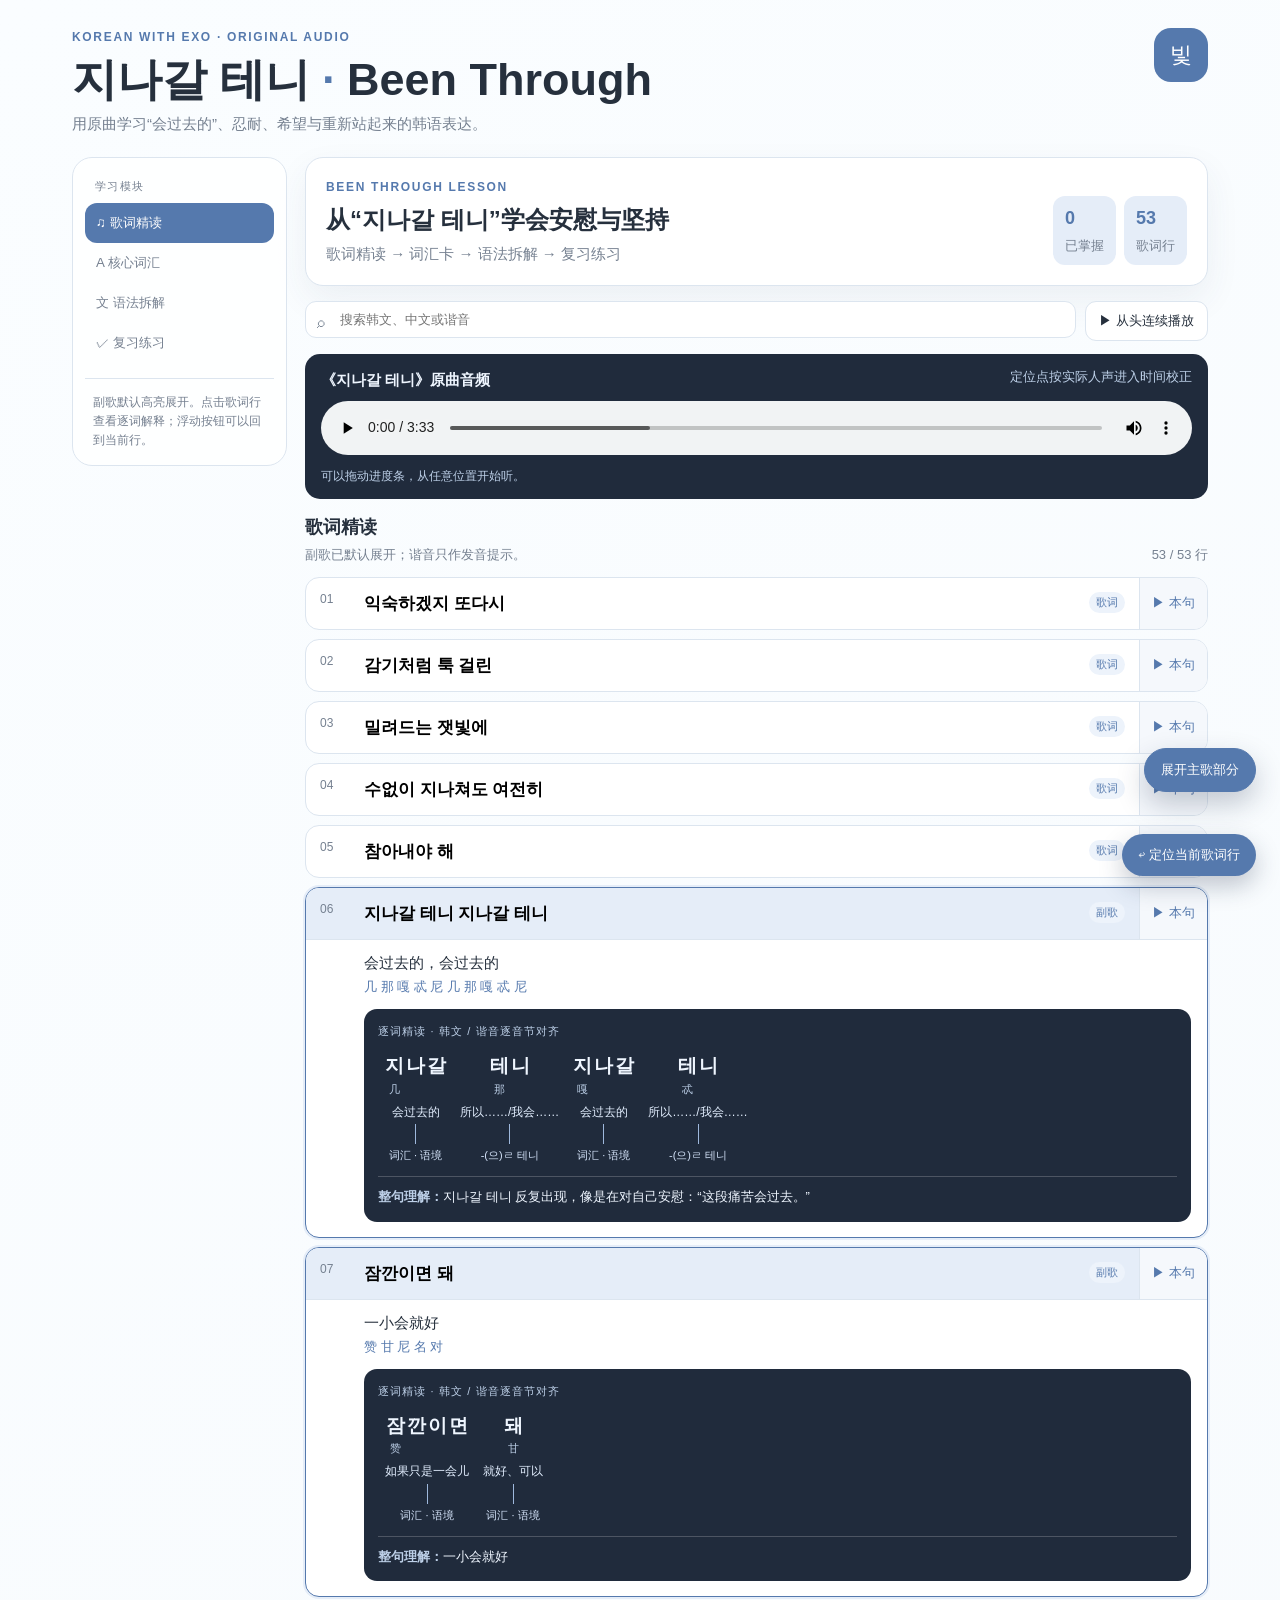
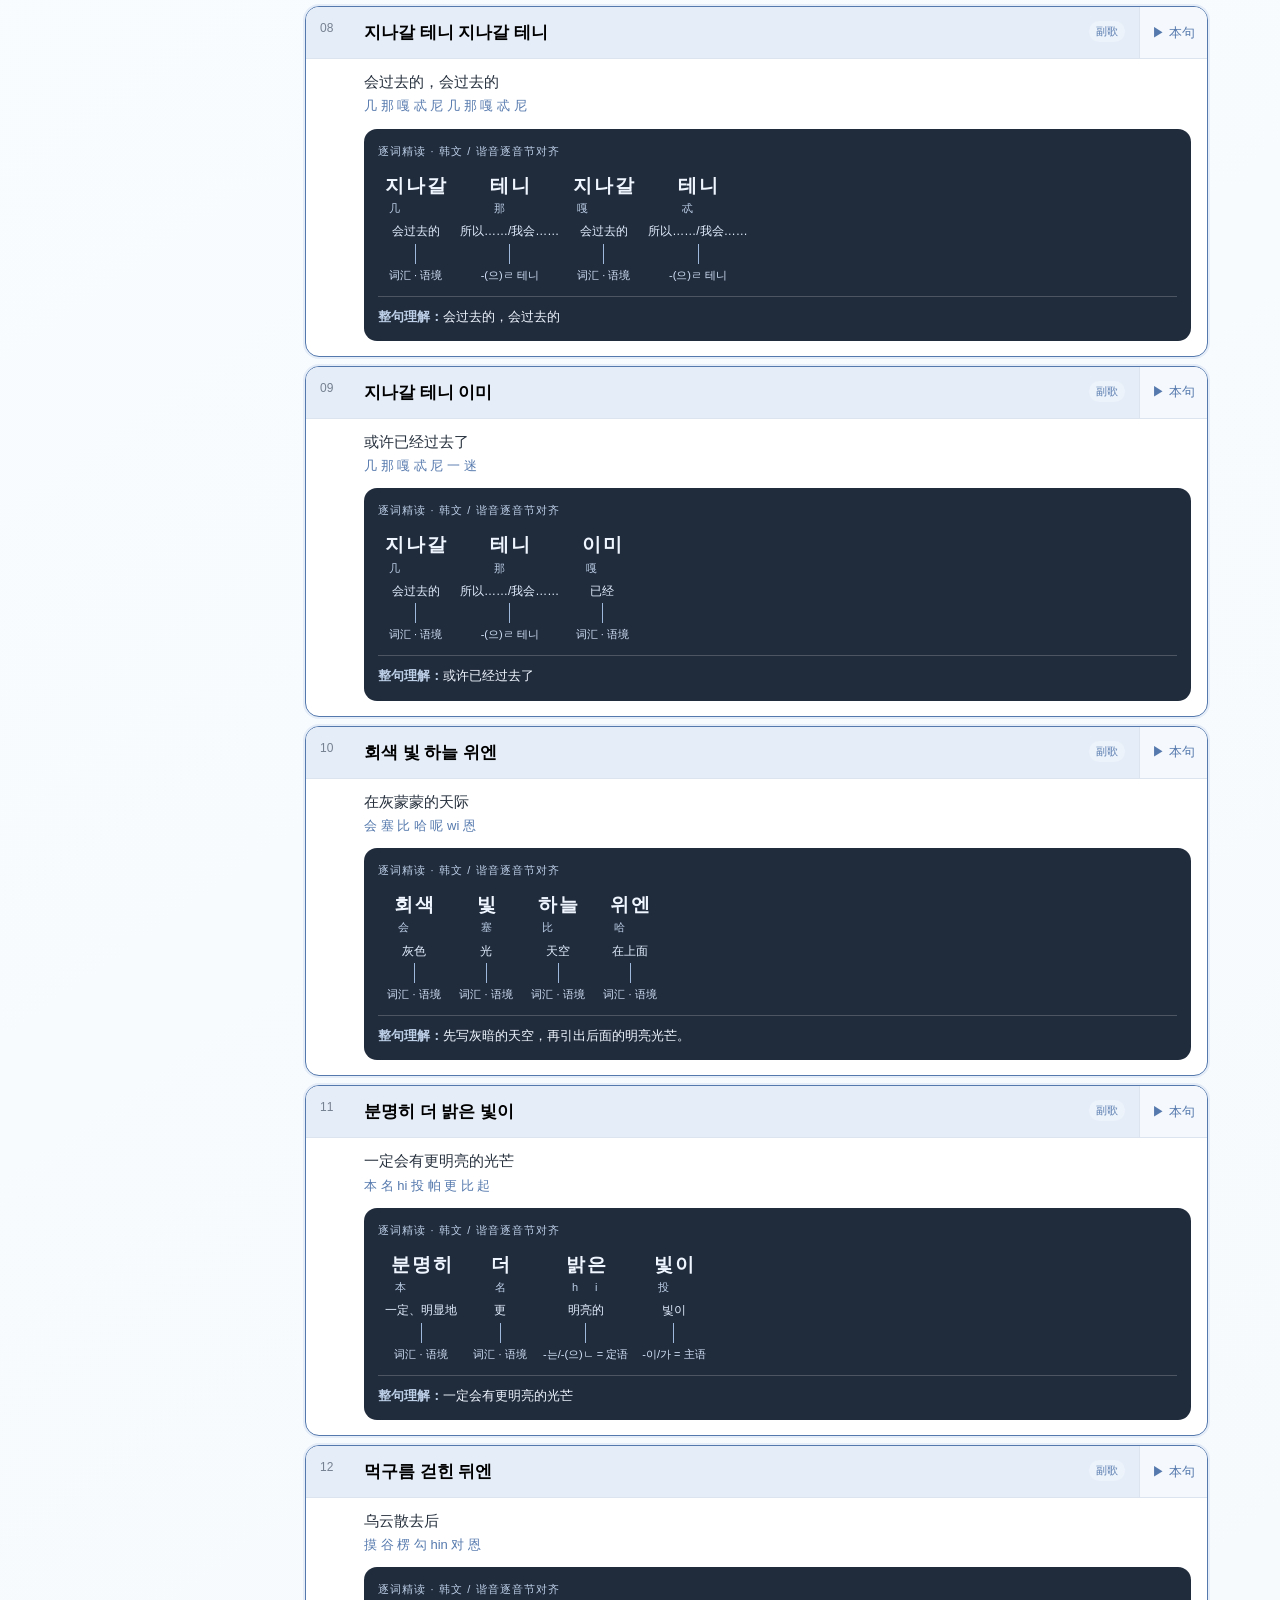
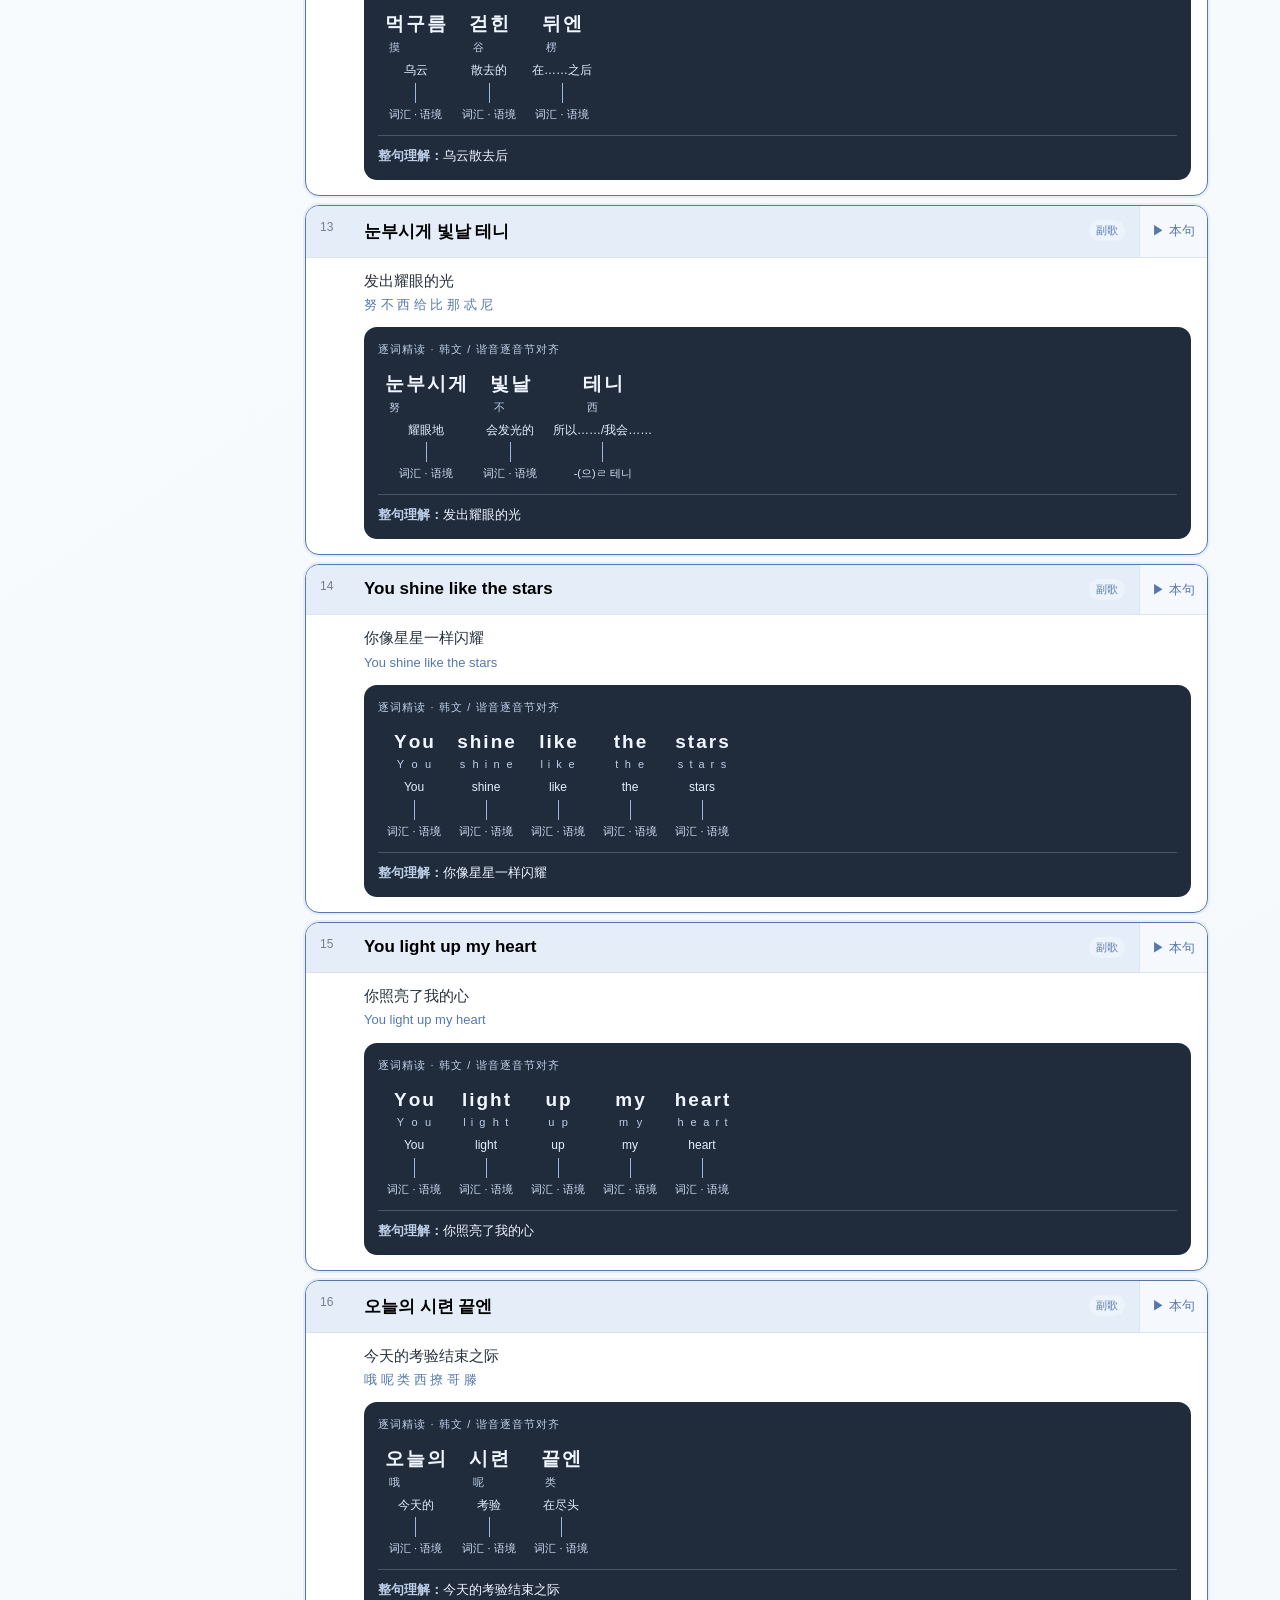
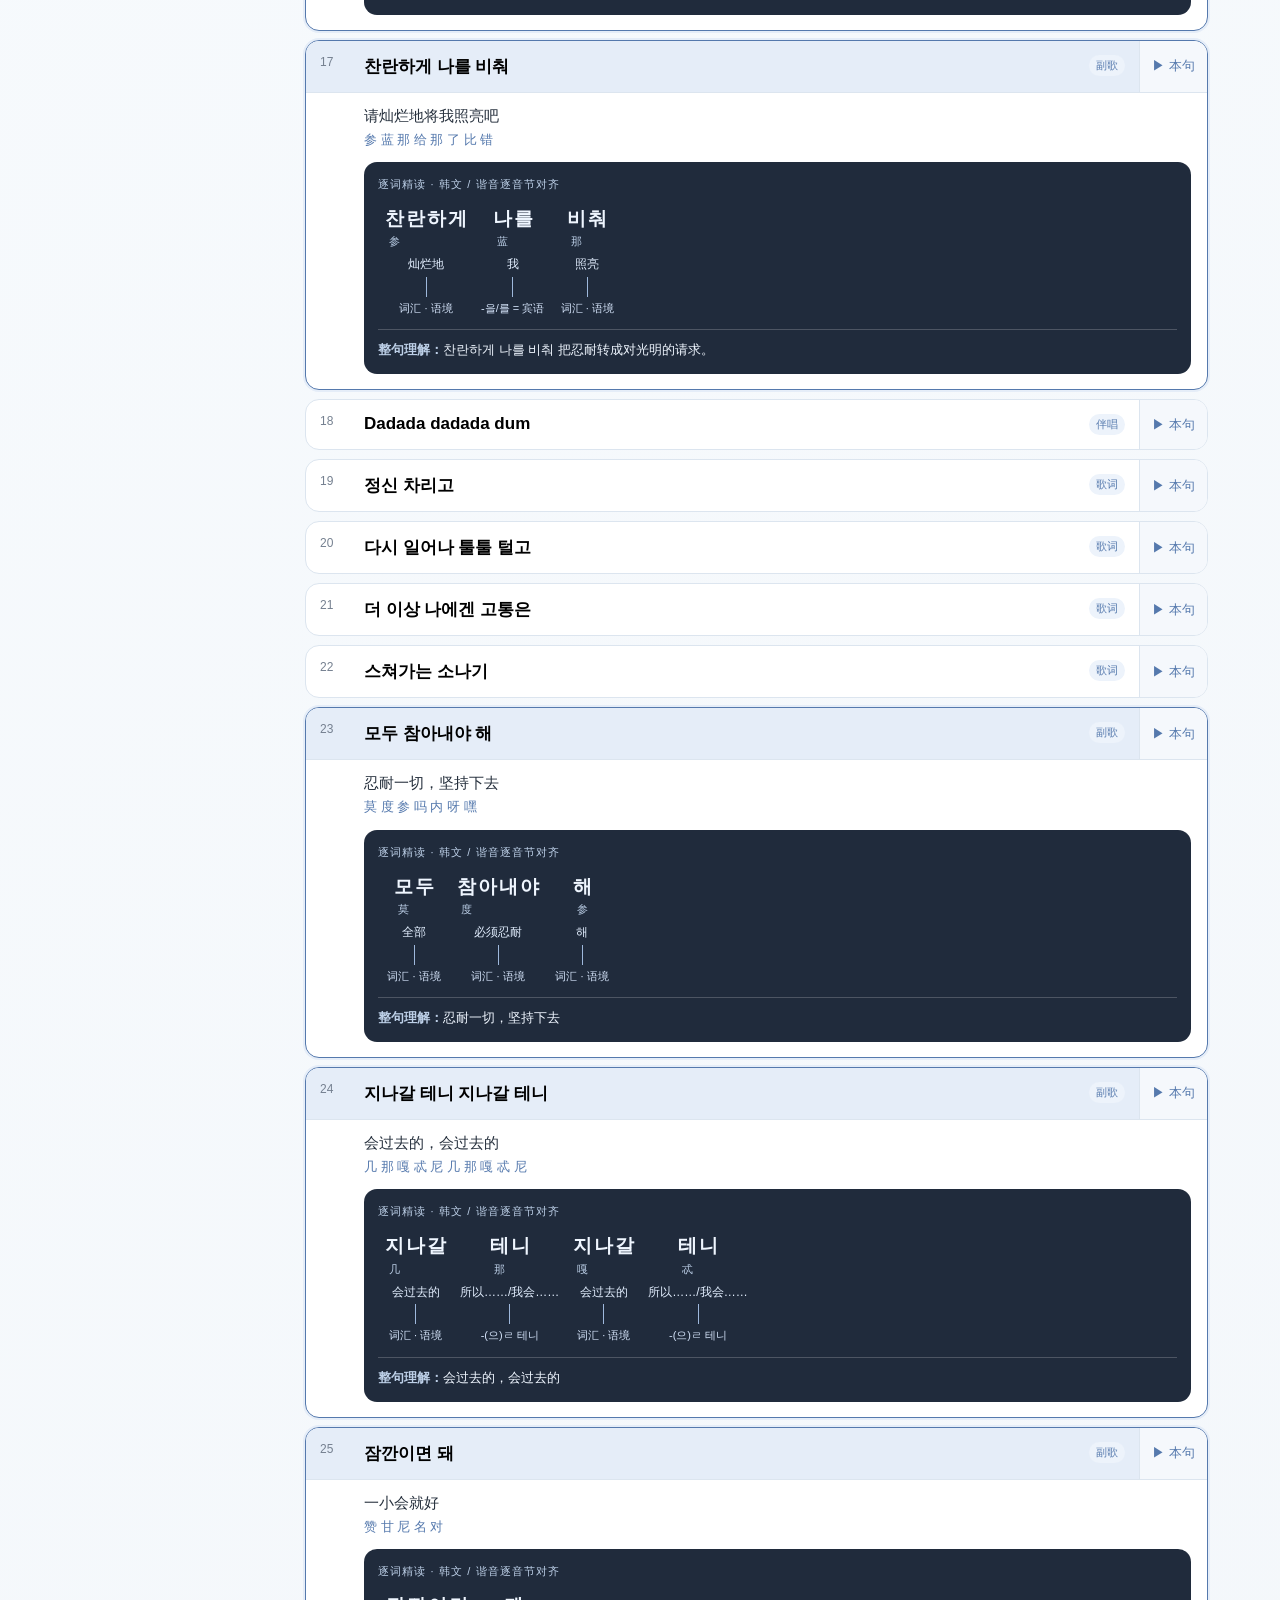
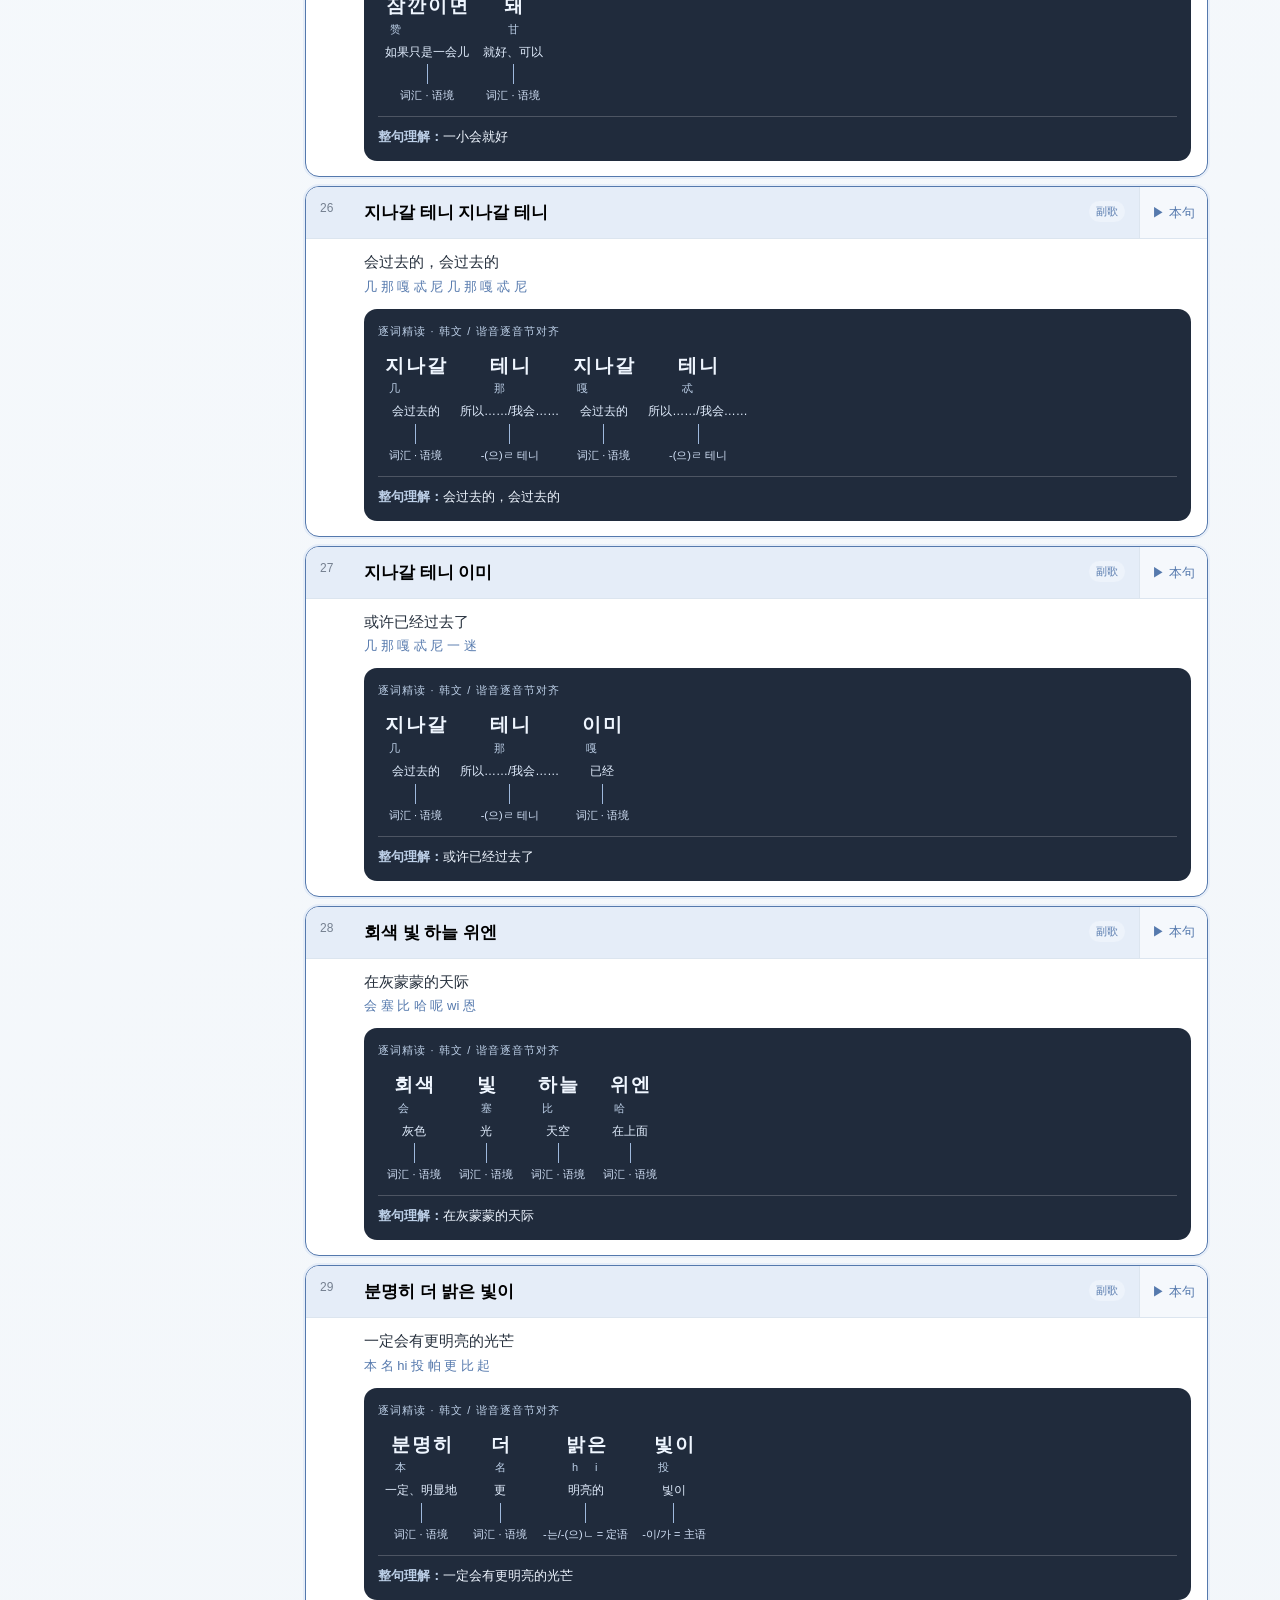
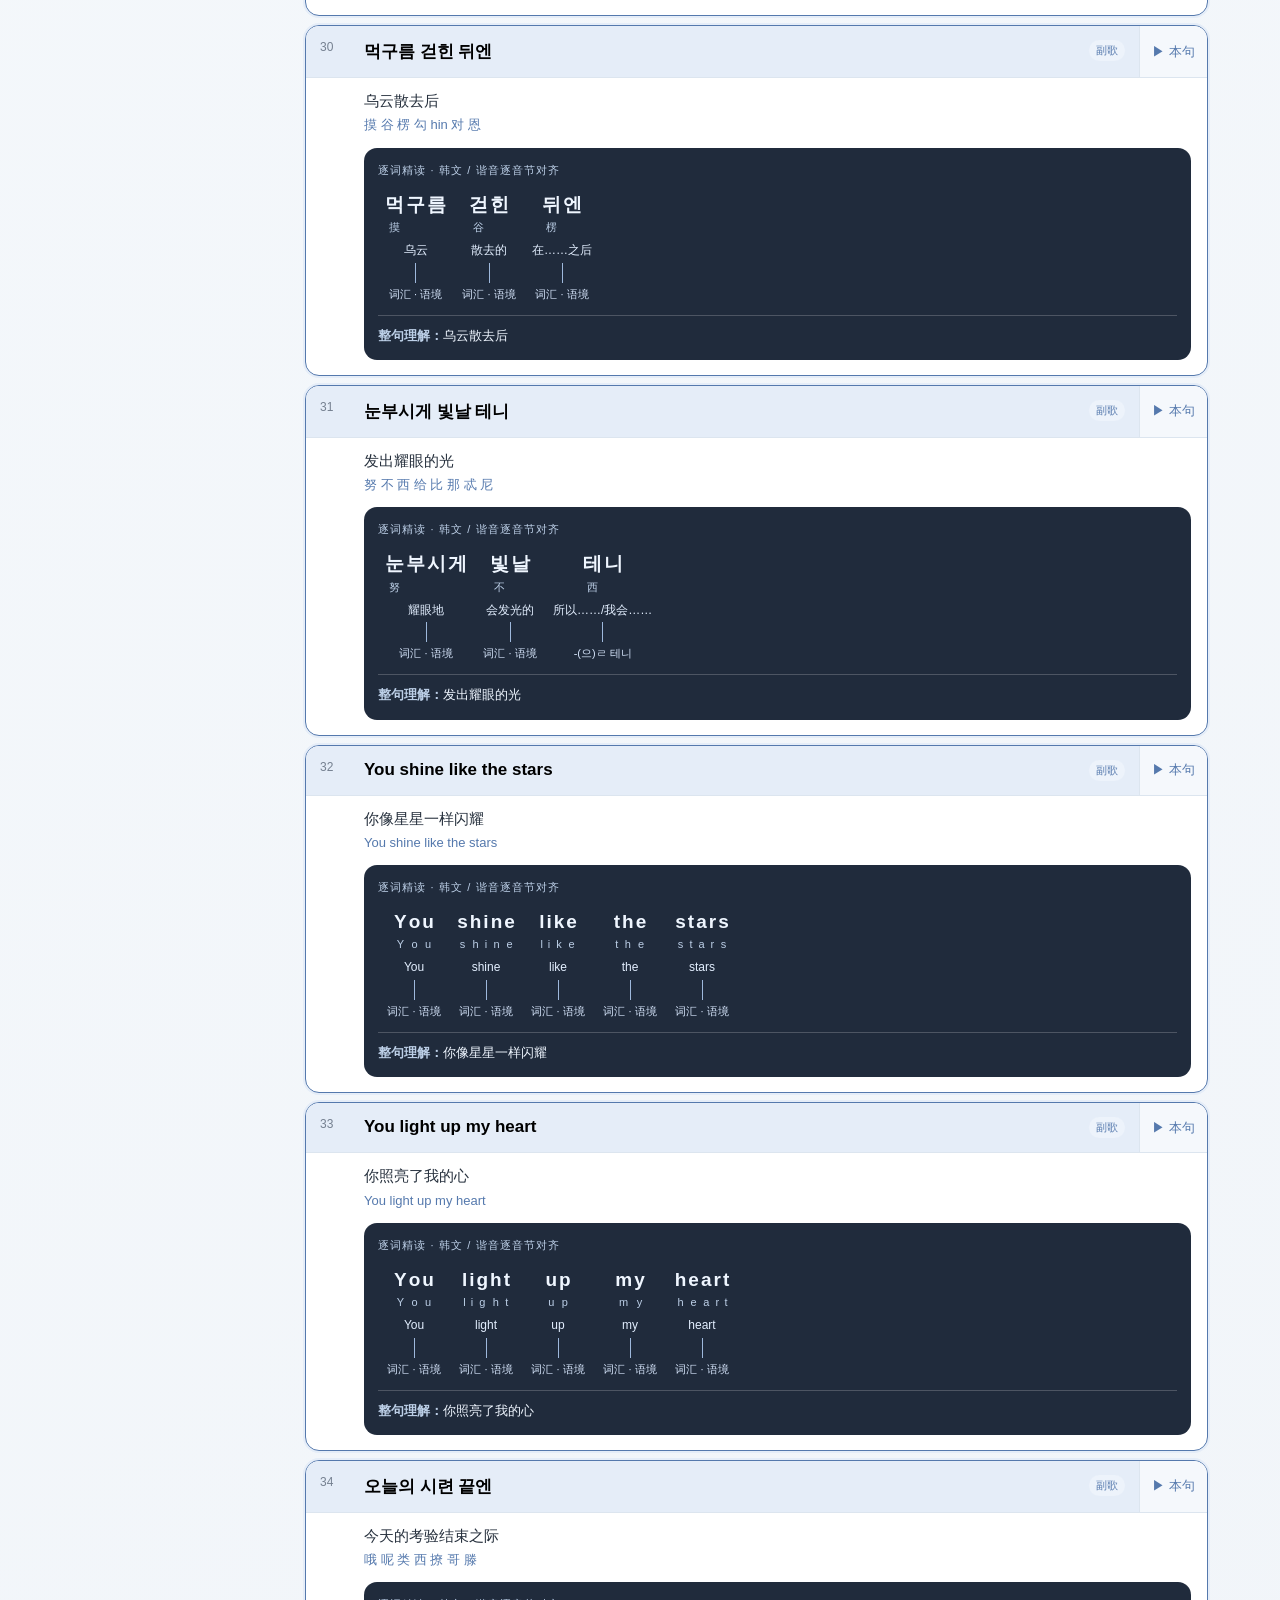
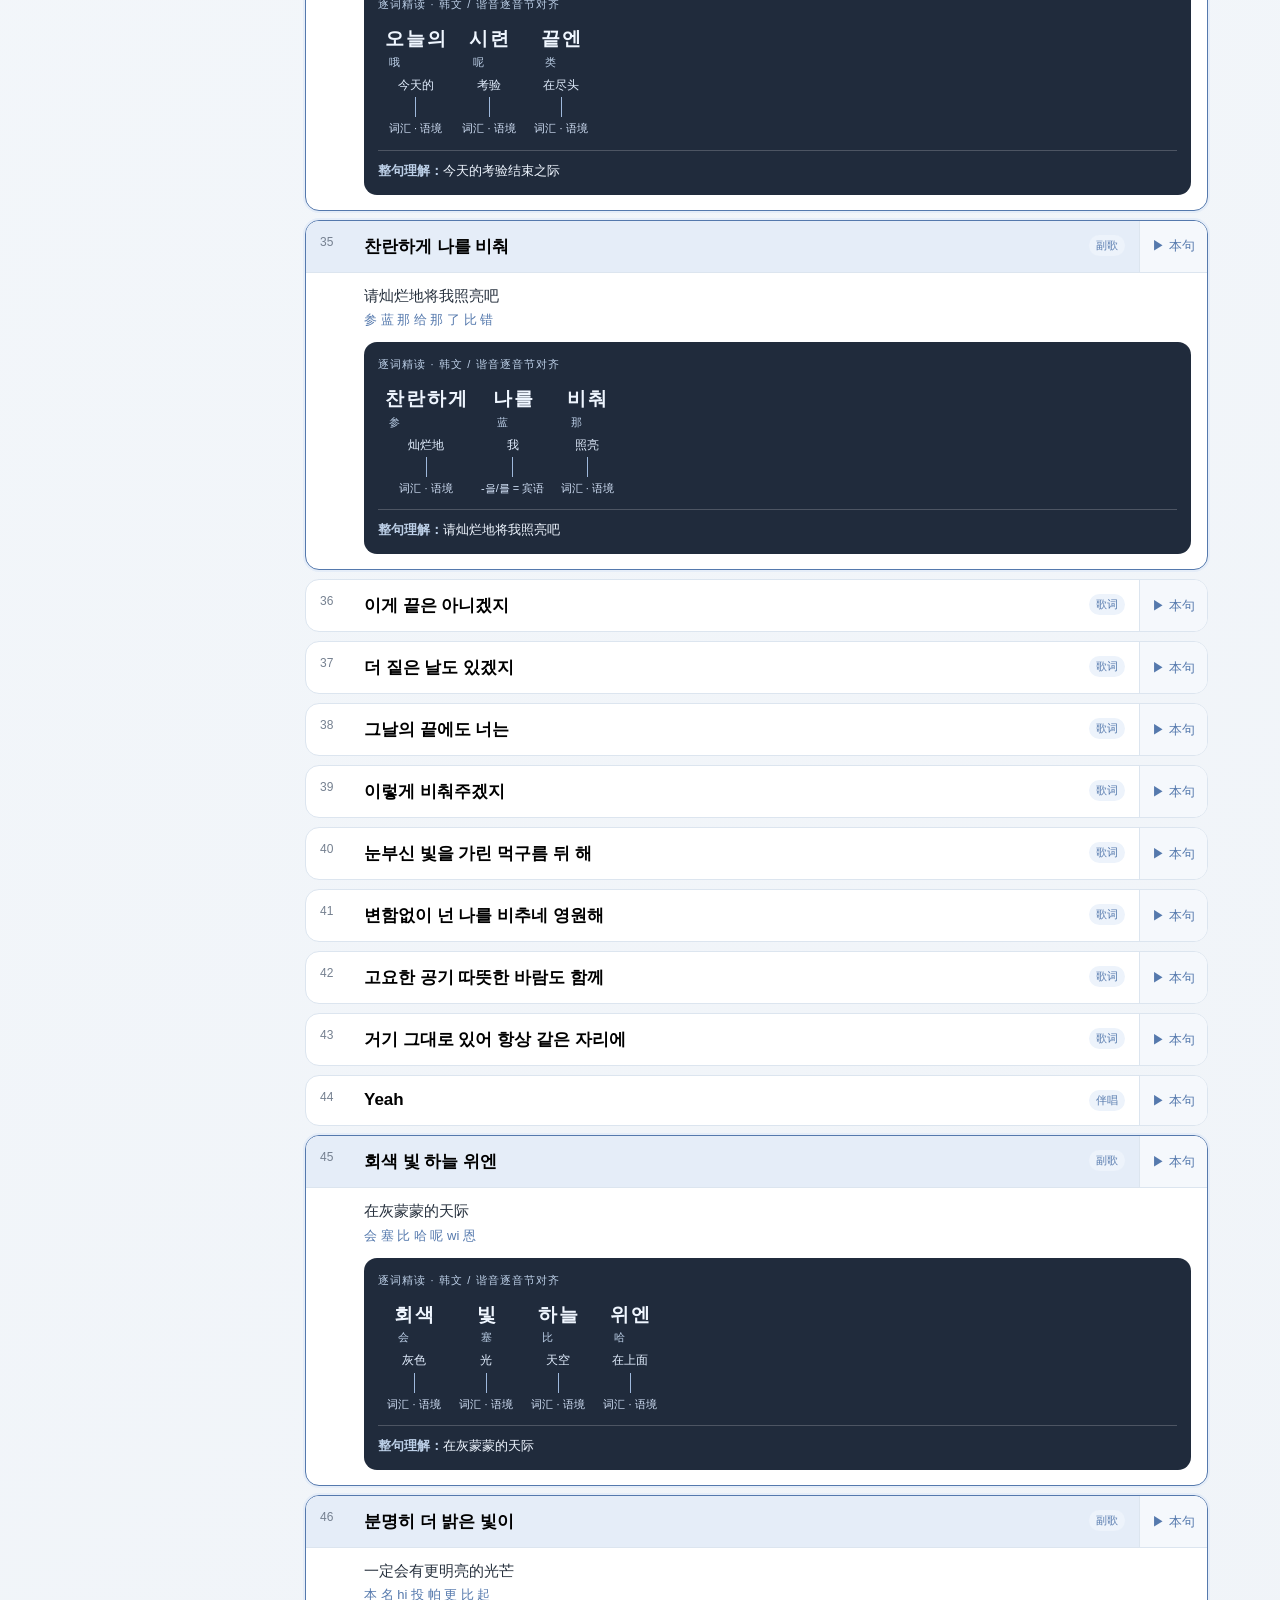
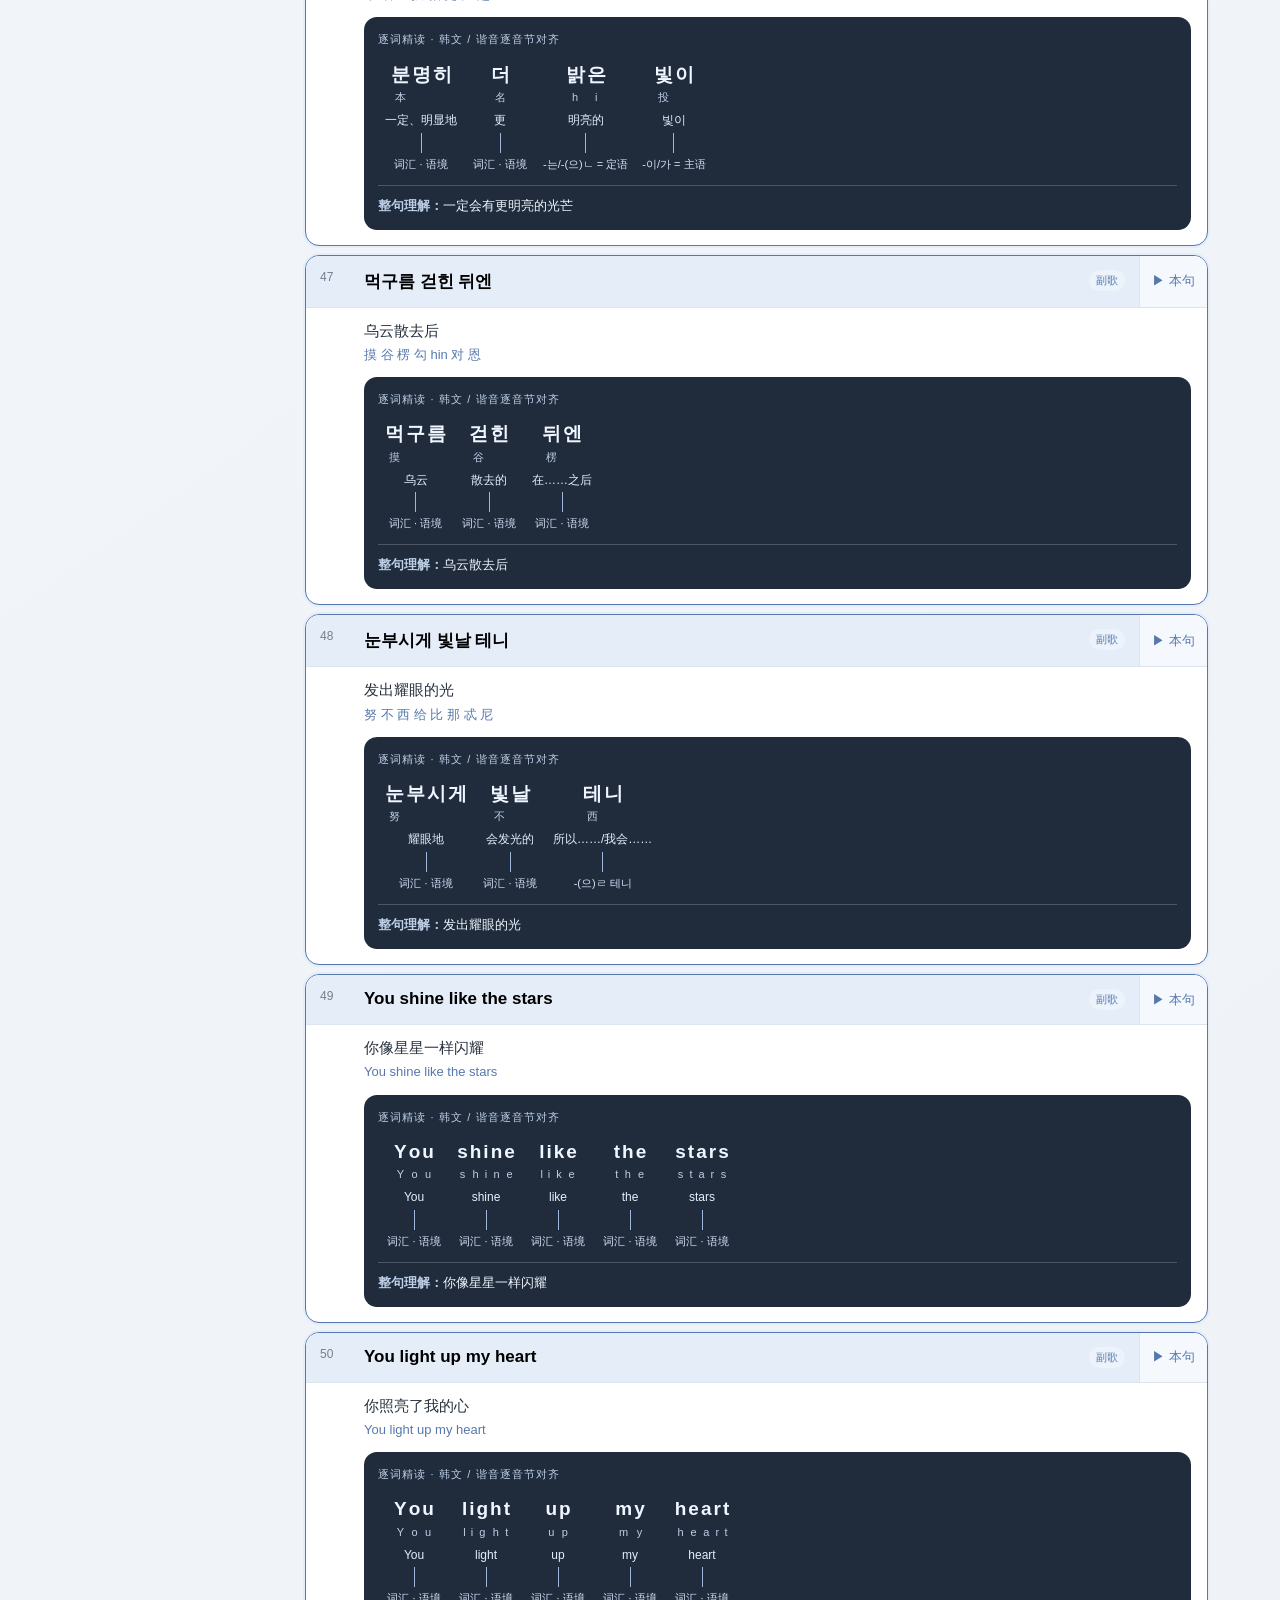
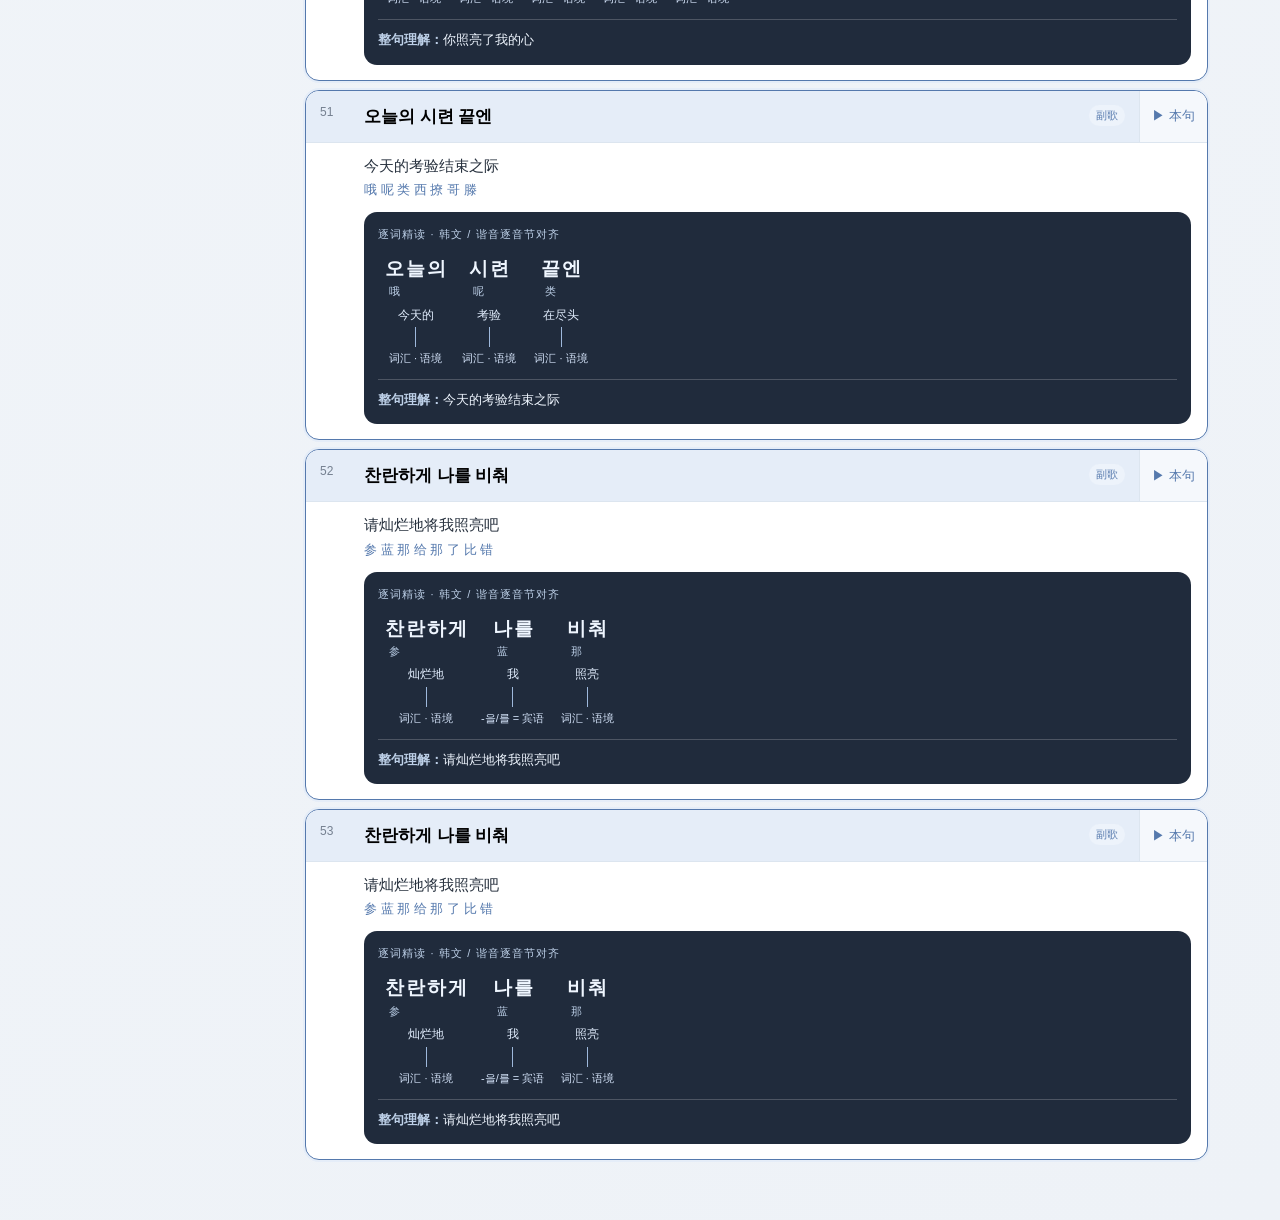
<file: been-through-original-audio/index.html>
<!doctype html>
<html lang="zh-CN">
<head>
<meta charset="utf-8"><meta name="viewport" content="width=device-width,initial-scale=1"><title>지나갈 테니 · Been Through</title>
<style>
:root{--bg:#f5f8fc;--card:#fff;--ink:#26303d;--muted:#758090;--line:#dce5ef;--blue:#5579ad;--blue2:#e5edf8;--dark:#202b3c}*{box-sizing:border-box}html{scroll-behavior:smooth}body{margin:0;background:linear-gradient(145deg,#fafdff,#eef2f7);color:var(--ink);font:15px/1.55 "Noto Sans KR","Malgun Gothic","Microsoft YaHei",sans-serif}.app{max-width:1180px;margin:auto;padding:28px 22px 60px}.top{display:flex;justify-content:space-between;gap:20px;margin-bottom:22px}.eyebrow{font-size:12px;letter-spacing:.14em;text-transform:uppercase;color:var(--blue);font-weight:700}.top h1{font-size:clamp(28px,4vw,45px);margin:8px 0;line-height:1.1}.top p{color:var(--muted);margin:0}.mark{width:54px;height:54px;border-radius:17px;background:var(--blue);color:white;display:grid;place-items:center;font-size:22px}.shell{display:grid;grid-template-columns:215px 1fr;gap:18px}.side{position:sticky;top:18px;height:max-content;background:#ffffffcc;border:1px solid var(--line);border-radius:20px;padding:12px}.side-title{padding:8px 10px;color:var(--muted);font-size:11px;letter-spacing:.12em;text-transform:uppercase}.nav{display:block;width:100%;border:0;background:transparent;text-align:left;border-radius:12px;padding:11px;color:var(--muted)}.nav.active{background:var(--blue);color:white}.side-note{border-top:1px solid var(--line);margin-top:15px;padding:14px 8px 4px;color:var(--muted);font-size:12px}.hero,.card{background:var(--card);border:1px solid var(--line);border-radius:18px;padding:20px;box-shadow:0 14px 35px #384b6412}.hero{display:flex;justify-content:space-between;gap:15px;align-items:end;margin-bottom:15px}.hero h2{margin:4px 0;font-size:24px}.hero p{margin:0;color:var(--muted)}.stats{display:flex;gap:8px}.stat{background:var(--blue2);border-radius:12px;padding:9px 12px}.stat b{display:block;color:var(--blue);font-size:18px}.stat small{color:var(--muted)}.section{display:none}.section.active{display:block}.toolbar{display:flex;gap:9px;flex-wrap:wrap;margin-bottom:13px}.search{flex:1;position:relative;min-width:200px}.search span{position:absolute;left:12px;top:9px;color:var(--muted)}input{width:100%;border:1px solid var(--line);border-radius:11px;padding:10px 12px 10px 34px;background:white}.btn{border:1px solid var(--line);background:white;color:var(--ink);border-radius:11px;padding:10px 13px}.btn.primary{background:var(--blue);border-color:var(--blue);color:white}.player{background:var(--dark);border-radius:15px;padding:14px 16px;color:#eff6ff;margin-bottom:15px}.player-top{display:flex;justify-content:space-between;gap:10px;flex-wrap:wrap}.player small,.status{color:#bdd0e8}.player audio{width:100%;margin-top:9px}.status{font-size:12px;margin-top:6px}.head{display:flex;justify-content:space-between;align-items:end;margin:6px 0 12px}.head h3{margin:0}.head p{margin:3px 0 0;color:var(--muted);font-size:13px}.lyrics{display:grid;gap:9px}..lyric{border:1px solid var(--line);border-radius:14px;overflow:hidden;background:white;scroll-margin-top:18px}.lyric.chorus{border-color:var(--blue);box-shadow:0 0 0 2px var(--blue2)}.lyric.playing{border-color:#4d7b62;box-shadow:0 0 0 3px #dfede4}.lyric-row{display:flex;align-items:stretch}.line{flex:1;display:grid;grid-template-columns:34px 1fr auto;gap:10px;border:0;background:transparent;text-align:left;padding:14px}.line:hover{background:#f7faff}.lyric.chorus .line{background:var(--blue2)}.lyric.playing .line{background:#dfede4}.no{color:var(--muted);font-size:12px}.ko{font-size:17px;font-weight:650}.tag{font-size:11px;color:var(--blue);background:#edf3fb;padding:3px 7px;border-radius:99px;white-space:nowrap}.playline{border:0;border-left:1px solid var(--line);background:#f5f8fc;color:var(--blue);padding:0 12px}.detail{display:none;border-top:1px solid var(--line);padding:0 16px 15px 58px}.open .detail{display:block}.zh{margin:11px 0 3px}.py{color:var(--blue);font-size:13px}.strip{margin-top:12px;background:var(--dark);color:#eff6ff;border-radius:13px;padding:14px;overflow:auto}.strip-title{color:#bdd0e8;font-size:11px;margin-bottom:11px;letter-spacing:.1em}.ann{display:flex}.unit{min-width:72px;text-align:center;padding:0 7px}.chars{display:flex;justify-content:center;gap:2px}.unit b{font-size:19px}.unit i{display:block;font-size:11px;color:#bdd0e8;font-style:normal;white-space:nowrap}.unit em{display:block;font-size:12px;color:#e3efff;font-style:normal;white-space:nowrap;margin-top:5px}.dot{height:20px;width:1px;background:#9eb8dc;margin:3px auto}.grammar{font-size:11px;color:#d5e4fa}.under{border-top:1px solid #ffffff33;margin-top:12px;padding-top:10px;font-size:13px}.under b{color:#bdd0e8}.grid{display:grid;grid-template-columns:repeat(2,1fr);gap:10px}.grammar-card{background:white;border:1px solid var(--line);border-radius:15px;padding:16px}.pattern{font-weight:700;color:var(--blue);font-size:18px}.muted{color:var(--muted);font-size:13px}.grammar-card p{font-size:14px}.grammar-card section{background:#f3f7fc;border-radius:10px;padding:10px;font-size:13px}.practice{min-height:290px;display:flex;flex-direction:column;justify-content:space-between}.question{font-size:38px;margin:20px 0}.locator{position:fixed;right:24px;bottom:24px;border:0;border-radius:99px;padding:12px 16px;background:var(--blue);color:white;box-shadow:0 10px 25px #20304a44}@media(max-width:760px){body{font-size:14px}.app{padding:20px 13px 40px}.shell{display:block}.side{position:static;display:flex;overflow:auto;gap:5px;margin-bottom:12px}.side-title,.side-note{display:none}.nav{white-space:nowrap;width:auto}.hero{display:block;padding:17px}.stats{margin-top:12px}.line{grid-template-columns:27px 1fr;gap:7px;padding:12px}.tag{grid-column:2;justify-self:start}.playline{padding:0 8px}.detail{padding-left:43px}.grid{grid-template-columns:1fr}.question{font-size:31px}}
.lyric{border:1px solid var(--line);border-radius:14px;overflow:hidden;background:white;scroll-margin-top:18px}
</style>
<style>.floating-verse-toggle{bottom:108px!important}@media(max-width:760px){.floating-verse-toggle{bottom:106px!important}}</style>
</head>
<body><div class="app"><header class="top"><div><div class="eyebrow">Korean with EXO · Original Audio</div><h1>지나갈 테니 <span style="color:var(--blue)">·</span> Been Through</h1><p>用原曲学习“会过去的”、忍耐、希望与重新站起来的韩语表达。</p></div><div class="mark">빛</div></header><div class="shell"><aside class="side"><div class="side-title">学习模块</div><button class="nav active" data-tab="lyrics">♫ 歌词精读</button><button class="nav" data-tab="vocab">A 核心词汇</button><button class="nav" data-tab="grammar">文 语法拆解</button><button class="nav" data-tab="practice">✓ 复习练习</button><div class="side-note">副歌默认高亮展开。点击歌词行查看逐词解释；浮动按钮可以回到当前行。</div></aside><main><section class="hero"><div><div class="eyebrow">Been Through lesson</div><h2>从“지나갈 테니”学会安慰与坚持</h2><p>歌词精读 → 词汇卡 → 语法拆解 → 复习练习</p></div><div class="stats"><div class="stat"><b id="mastered">0</b><small>已掌握</small></div><div class="stat"><b id="lineTotal">0</b><small>歌词行</small></div></div></section><section class="section active" id="lyricsSection"><div class="toolbar"><div class="search"><span>⌕</span><input id="search" placeholder="搜索韩文、中文或谐音"></div><button class="btn" id="continuous">▶ 从头连续播放</button><button class="btn" id="expand">全部展开</button></div><div class="player"><div class="player-top"><strong>《지나갈 테니》原曲音频</strong><small>定位点按实际人声进入时间校正</small></div><audio id="audio" controls preload="metadata" src="audio/been-through-original.mp3?v=20260915"></audio><div class="status" id="status">可以拖动进度条，从任意位置开始听。</div></div><div class="head"><div><h3>歌词精读</h3><p>副歌已默认展开；谐音只作发音提示。</p></div><span class="muted" id="count"></span></div><div class="lyrics" id="lyrics"></div></section><section class="section" id="vocabSection"><div class="toolbar"><div class="search"><span>⌕</span><input id="vsearch" placeholder="搜索词汇或中文释义"></div></div><div class="head"><div><h3>核心词汇</h3><p>歌曲里的情绪、天气和坚持表达。</p></div><span class="muted" id="vcount"></span></div><div class="grid" id="vocab"></div></section><section class="section" id="grammarSection"><div class="head"><div><h3>语法拆解</h3><p>每个语法点都连接到歌词中的真实句子。</p></div></div><div class="grid" id="grammars"></div></section><section class="section" id="practiceSection"><div class="head"><div><h3>复习练习</h3><p>先回忆，再显示答案。</p></div></div><div class="card practice" id="practice"></div></section></main></div></div><div class="toast" id="toast"></div><button class="locator" id="locator">↩ 定位当前歌词行</button>
<script>
const L=(ko,zh,py,tag='')=>({ko,zh,py,tag});const refrain=L('지나갈 테니 지나갈 테니','会过去的，会过去的','几 那 嘎 忒 尼 几 那 嘎 忒 尼','副歌');const pause=L('잠깐이면 돼','一小会就好','赞 甘 尼 名 对','副歌');const done=L('지나갈 테니 이미','或许已经过去了','几 那 嘎 忒 尼 一 迷','副歌');const sky=L('회색 빛 하늘 위엔','在灰蒙蒙的天际','会 塞 比 哈 呢 wi 恩','副歌');const bright=L('분명히 더 밝은 빛이','一定会有更明亮的光芒','本 名 hi 投 帕 更 比 起','副歌');const cloud=L('먹구름 걷힌 뒤엔','乌云散去后','摸 谷 楞 勾 hin 对 恩','副歌');const shine=L('눈부시게 빛날 테니','发出耀眼的光','努 不 西 给 比 那 忒 尼','副歌');const stars=L('You shine like the stars','你像星星一样闪耀','You shine like the stars','英文');const heart=L('You light up my heart','你照亮了我的心','You light up my heart','英文');const today=L('오늘의 시련 끝엔','今天的考验结束之际','哦 呢 类 西 撩 哥 滕','副歌');const light=L('찬란하게 나를 비춰','请灿烂地将我照亮吧','参 蓝 那 给 那 了 比 错','副歌');
const lyrics=[L('익숙하겠지 또다시','总有一天会习惯的吧','一 苏 卡 给 几 豆 他 西'),L('감기처럼 툭 걸린','就像再次染上的感冒','咔 gi 凑 龙 兔 勾 林'),L('밀려드는 잿빛에','蜂拥而至的灰色情绪','迷 撩 的 嫩 则 比 且'),L('수없이 지나쳐도 여전히','即使无数次地与我擦肩，也依然','苏 欧 西 几 那 巧 都 哟 从 尼'),L('참아내야 해','也得强自忍耐','参 吗 内 呀 嘿'),refrain,pause,refrain,done,sky,bright,cloud,shine,stars,heart,today,light,L('Dadada dadada dum','Dadada dadada dum','Dadada dadada dum','伴唱'),L('정신 차리고','打起精神','从 新 恰 里 够'),L('다시 일어나 툴툴 털고','重新站起来，调整心态','他 西 一 咯 那 兔 兔 头 够'),L('더 이상 나에겐 고통은','对我而言，痛苦不过是','投 一 桑 那 诶 甘 够 痛 恩'),L('스쳐가는 소나기','短暂停留的阵雨','丝 巧 嘎 嫩 嗖 那 gi'),L('모두 참아내야 해','忍耐一切，坚持下去','莫 度 参 吗 内 呀 嘿'),refrain,pause,refrain,done,sky,bright,cloud,shine,stars,heart,today,light,L('이게 끝은 아니겠지','这不是终点吧','一 给 哥 滕 啊 尼 给 几'),L('더 짙은 날도 있겠지','可能还会有更灰暗的日子','投 几 滕 那 都 一 给 几'),L('그날의 끝에도 너는','在那天的尽头，你也会……','可 那 类 哥 忒 都 挠 嫩'),L('이렇게 비춰주겠지','会这样照亮我吧','一 漏 给 比 错 朱 给 几'),L('눈부신 빛을 가린 먹구름 뒤 해','被乌云遮蔽的耀眼的光','努 不 新 比 次 嘎 林 摸 谷 楞 对 嘿'),L('변함없이 넌 나를 비추네 영원해','请永恒不变地将我照亮','bion 南 莫 西 弄 那 了 比 出 内 泳 完 内'),L('고요한 공기 따뜻한 바람도 함께','静谧的空气和温柔的暖风也一起','够 哟 韩 共 gi 大 得 摊 吧 蓝 都 韩 给'),L('거기 그대로 있어 항상 같은 자리에','总是风雨不改地陪伴着我','勾 gi 可 带 咯 一 搜 航 桑 卡 滕 加 里 诶'),L('Yeah','Yeah','Yeah','伴唱'),sky,bright,cloud,shine,stars,heart,today,light,light].map((x,id)=>({...x,id}));
const chorus=new Set([5,6,7,8,9,10,11,12,13,14,15,16,22,23,24,25,26,27,28,29,30,31,32,33,34,44,45,46,47,48,49,50,51,52]);const starts=[6.58,9.55,13.52,16.30,20.16,23.84,27.22,30.92,33.96,35.96,39.25,42.76,45.55,49.76,53.30,56.82,60.15,63.70,70.90,73.70,77.74,80.55,83.20,87.46,91.10,94.38,97.50,103.70,106.65,109.62,110.74,114.00,117.16,120.32,124.30,127.24,134.76,140.70,146.30,155.10,158.65,162.08,167.22,169.16,169.90,173.42,176.90,181.22,184.42,187.68,190.94,194.35,209.58];
const meanings={익숙하겠지:'应该会习惯吧',또다시:'再次',감기처럼:'像感冒一样',툭:'突然、轻轻地',걸린:'染上的',밀려드는:'涌来的',잿빛에:'在灰色中',수없이:'无数次地',지나쳐도:'即使经过',여전히:'依然',참아내야:'必须忍耐',지나갈:'会过去的',테니:'所以……/我会……',잠깐이면:'如果只是一会儿',돼:'就好、可以',이미:'已经',회색:'灰色',빛:'光',하늘:'天空',위엔:'在上面',분명히:'一定、明显地',더:'更',밝은:'明亮的',먹구름:'乌云',걷힌:'散去的',뒤엔:'在……之后',눈부시게:'耀眼地',빛날:'会发光的',오늘의:'今天的',시련:'考验',끝엔:'在尽头',찬란하게:'灿烂地',나를:'我（宾语）',비춰:'照亮',정신:'精神',차리고:'振作并且',다시:'再次',일어나:'站起来',툴툴:'拍拍、抖落',털고:'抖掉并且',이상:'以上、再',나에겐:'对我而言',고통은:'痛苦',스쳐가는:'擦肩而过的',소나기:'阵雨',모두:'全部',이게:'这个是',끝은:'终点是',아니겠지:'应该不是吧',짙은:'浓重的',날도:'日子也',있겠지:'应该会有',그날의:'那天的',끝에도:'即使在尽头',너는:'你',이렇게:'这样',비춰주겠지:'会照亮我吧',눈부신:'耀眼的',빛을:'光（宾语）',가린:'遮住的',먹구름:'乌云',뒤:'后面',변함없이:'不变地',넌:'你',나를:'我',비추네:'照耀呢',영원해:'永恒',고요한:'寂静的',공기:'空气',따뜻한:'温暖的',바람도:'风也',함께:'一起',거기:'那里',그대로:'原样',있어:'待着',항상:'总是',같은:'相同的',자리에:'在位置上'};
const grammars=[['-(으)ㄹ 테니','因为会……；我会……','지나갈 테니','动词词干 + -(으)ㄹ 테니，表示判断、承诺或后续理由。','比 -(으)ㄹ게 更常带“所以请放心”的语气。'],['-아/어야 하다','必须……','참아내야 해','动词 + -아/어야 하다 表示义务；하다 的口语形是 해。','-아/어야 돼 也表示必须，但更口语。'],['-처럼','像……一样','감기처럼','名词 + 처럼 表示比喻或相似。','-같이 也能表示“像”，但 처럼 直接接名词。'],['-아/어도','即使……也……','지나쳐도','表示让步：前项成立，后项仍成立。','不要和表示原因的 -아/어서 混淆。'],['-겠지','应该……吧','익숙하겠지','-겠- 表示推测，-지 带确认和自我安慰。','比单纯 -(으)ㄹ 거야 更像“应该会吧”。'],['-게','……地；使……','찬란하게 비춰','形容词 + -게 变副词：찬란하다 → 찬란하게。','这里是“灿烂地照亮”，不是“使……”。'],['-ㄴ/은 뒤에','在……之后','걷힌 뒤엔','表示前一动作完成后的时间顺序；뒤엔 是 뒤에는 的缩略。','-고 나서 也表示做完后。'],['-아/어 주다','为某人做……','비춰주겠지','주다 加在动词后，表示为对方做某事。','비추다 是照亮，비춰 주다 是为我照亮。']];
const notes={5:'지나갈 테니 反复出现，像是在对自己安慰：“这段痛苦会过去。”',9:'先写灰暗的天空，再引出后面的明亮光芒。',16:'찬란하게 나를 비춰 把忍耐转成对光明的请求。',35:'-겠지 带有不完全确定的推测和自我安慰。',39:'这句把耀眼的光和遮住它的乌云放在同一幅画面里。',40:'변함없이 表示不改变地；비추네 带有当下发现和感叹。',42:'거기 그대로 있어 表达稳定陪伴：你一直在那里。'};
function $(s){return document.querySelector(s)}function $$(s){return [...document.querySelectorAll(s)]}function hint(w){if(w.endsWith('테니'))return '-(으)ㄹ 테니';if(w.endsWith('겠지'))return '-겠지 = 推测';if(w.endsWith('도'))return '-도 = 也 / 即使';if(w.endsWith('에'))return '-에 = 在 / 到';if(w.endsWith('은')||w.endsWith('는')||w.endsWith('ㄴ'))return '-는/-(으)ㄴ = 定语';if(w.endsWith('을')||w.endsWith('를'))return '-을/를 = 宾语';if(w.endsWith('이')||w.endsWith('가'))return '-이/가 = 主语';return '词汇 · 语境'}function aligned(k,p){const a=[...k].filter(x=>x.trim()),b=p.replace(/\s+/g,'').split('');return `<div class="chars">${a.map((x,i)=>`<span><b>${x}</b><i>${b[i]||''}</i></span>`).join('')}</div>`}function strip(x){const ws=x.ko.split(/\s+/).filter(Boolean),ps=x.py.split(/\s*\/\s*|\s+/).filter(Boolean);return `<div class="strip"><div class="strip-title">逐词精读 · 韩文 / 谐音逐音节对齐</div><div class="ann">${ws.map((w,i)=>`<div class="unit">${aligned(w,ps[i]||w)}<em>${meanings[w]||w}</em><div class="dot"></div><div class="grammar">${hint(w)}</div></div>`).join('')}</div><div class="under"><b>整句理解：</b>${notes[x.id]||x.zh}</div></div>`}function renderLyrics(){const q=$('#search').value.trim().toLowerCase(),ls=lyrics.filter(x=>(x.ko+x.zh+x.py).toLowerCase().includes(q));$('#count').textContent=`${ls.length} / ${lyrics.length} 行`;$('#lyrics').innerHTML=ls.map(x=>`<article class="lyric ${chorus.has(x.id)?'chorus open':''}" id="lyric-${x.id}"><div class="lyric-row"><button class="line" data-line="${x.id}"><span class="no">${String(x.id+1).padStart(2,'0')}</span><span class="ko">${x.ko}</span><span class="tag">${chorus.has(x.id)?'副歌':x.tag||'歌词'}</span></button><button class="playline" data-play="${x.id}">▶ 本句</button></div><div class="detail"><div class="zh">${x.zh}</div><div class="py">${x.py}</div>${strip(x)}</div></article>`).join('')||'<div class="card">没有找到匹配的歌词。</div>'}function renderVocab(){const q=$('#vsearch').value.trim().toLowerCase(),a=Object.entries(meanings).filter(([w,m])=>(w+m).toLowerCase().includes(q));$('#vcount').textContent=`${a.length} 个词`;$('#vocab').innerHTML=a.map(([w,m],i)=>`<article class="card"><span class="tag">歌词词汇</span><div class="ko">${w}</div><div>${m}</div><div class="muted">来自本歌歌词</div><button class="btn" data-master="${i}">标记为已掌握</button></article>`).join('')}function renderGrammar(){$('#grammars').innerHTML=grammars.map(g=>`<article class="grammar-card"><div class="pattern">${g[0]} <span class="muted">${g[1]}</span></div><p>${g[3]}</p><section><b>${g[2]}</b><br>${g[4]}</section></article>`).join('')}
let state=JSON.parse(localStorage.getItem('been-through-progress-v1')||'{"mastered":[]}'),practiceIndex=0,answer=false,current=-1,continuous=false;const audio=$('#audio'),cues=starts.map((s,i)=>({start:s,end:starts[i+1]??213.21}));function save(){$('#mastered').textContent=state.mastered.length;localStorage.setItem('been-through-progress-v1',JSON.stringify(state))}function setPlaying(i){if(i>=0)current=i;$$('.lyric').forEach(x=>x.classList.toggle('playing',!!x.querySelector(`[data-line="${i}"]`)))}function playLine(i){audio.currentTime=cues[i].start;audio.play().then(()=>{setPlaying(i);$('#status').textContent=`正在播放第 ${i+1} 行；定位点已按人声校正。`})}function showTab(t){$$('.nav').forEach(b=>b.classList.toggle('active',b.dataset.tab===t));$$('.section').forEach(s=>s.classList.toggle('active',s.id===t+'Section'));if(t==='vocab')renderVocab();if(t==='grammar')renderGrammar();if(t==='practice')renderPractice()}function renderPractice(){const k=Object.keys(meanings),w=k[practiceIndex%k.length];$('#practice').innerHTML=`<div><div class="eyebrow">Vocabulary flashcard</div><div class="question">${w}</div><div>${answer?meanings[w]:'先回忆中文意思，再显示答案。'}</div></div><div><button class="btn primary" id="answer">${answer?'隐藏答案':'显示答案'}</button><button class="btn" id="next">下一个</button></div>`}
document.addEventListener('click',e=>{const n=e.target.closest('.nav');if(n)return showTab(n.dataset.tab);const l=e.target.closest('[data-line]');if(l){current=Number(l.dataset.line);return l.closest('.lyric').classList.toggle('open')}const p=e.target.closest('[data-play]');if(p){playLine(Number(p.dataset.play));e.stopPropagation();return}const m=e.target.closest('[data-master]');if(m){const id=Number(m.dataset.master);if(!state.mastered.includes(id))state.mastered.push(id);save();return}if(e.target.id==='answer'){answer=!answer;renderPractice()}if(e.target.id==='next'){practiceIndex++;answer=false;renderPractice()}});$('#search').addEventListener('input',renderLyrics);$('#vsearch').addEventListener('input',renderVocab);$('#expand').addEventListener('click',e=>{$$('.lyric').forEach(x=>x.classList.add('open'));e.target.textContent='已全部展开'});$('#continuous').addEventListener('click',()=>{continuous=!continuous;if(continuous){playLine(0);$('#continuous').textContent='■ 停止连续播放'}else{audio.pause();$('#continuous').textContent='▶ 从头连续播放'}});audio.addEventListener('timeupdate',()=>{const i=cues.findIndex(x=>audio.currentTime>=x.start&&audio.currentTime<x.end);if(i>=0)setPlaying(i);if(continuous&&i>=0&&audio.currentTime>=cues[i].end-.06&&i<lyrics.length-1)playLine(i+1)});audio.addEventListener('ended',()=>{continuous=false;$('#continuous').textContent='▶ 从头连续播放';setPlaying(-1)});document.addEventListener('keydown',e=>{if(e.code!=='Space'||e.target.closest('input,textarea'))return;e.preventDefault();audio.paused?audio.play():audio.pause()});$('#locator').addEventListener('click',()=>{const x=$(`#lyric-${current}`);if(x){x.classList.add('open');x.scrollIntoView({behavior:'smooth',block:'center'})}});renderLyrics();renderVocab();$('#lineTotal').textContent=lyrics.length;$('#locator').classList.add('show');save();
</script>
<script>
(()=>{const old=document.querySelector('#expandAll, #expand');if(!old)return;const toggle=old.cloneNode(true);toggle.textContent='展开主歌部分';toggle.classList.add('floating-verse-toggle');toggle.setAttribute('aria-expanded','false');old.replaceWith(toggle);document.body.appendChild(toggle);const style=document.createElement('style');style.textContent='.floating-verse-toggle{position:fixed;right:24px;bottom:78px;z-index:21;display:block!important;border:1px solid var(--blue);background:var(--blue);color:white;border-radius:999px;padding:12px 16px;box-shadow:0 12px 28px rgba(32,48,74,.25);font-size:13px;cursor:pointer}.floating-verse-toggle:hover{filter:brightness(.95);transform:translateY(-1px)}@media(max-width:760px){.floating-verse-toggle{right:12px;bottom:76px;padding:10px 13px;font-size:12px}}';document.head.appendChild(style);let expanded=false;const apply=()=>document.querySelectorAll('.lyric:not(.chorus)').forEach(x=>x.classList.toggle('open',expanded));toggle.addEventListener('click',()=>{expanded=!expanded;apply();toggle.textContent=expanded?'收缩主歌部分':'展开主歌部分';toggle.setAttribute('aria-expanded',String(expanded))});const search=document.querySelector('#lyricSearch, #search');if(search)search.addEventListener('input',()=>{if(expanded)requestAnimationFrame(apply)})})();
</script><style>.floating-verse-toggle{bottom:108px!important}@media(max-width:760px){.floating-verse-toggle{bottom:106px!important}}</style></body></html>
</file>
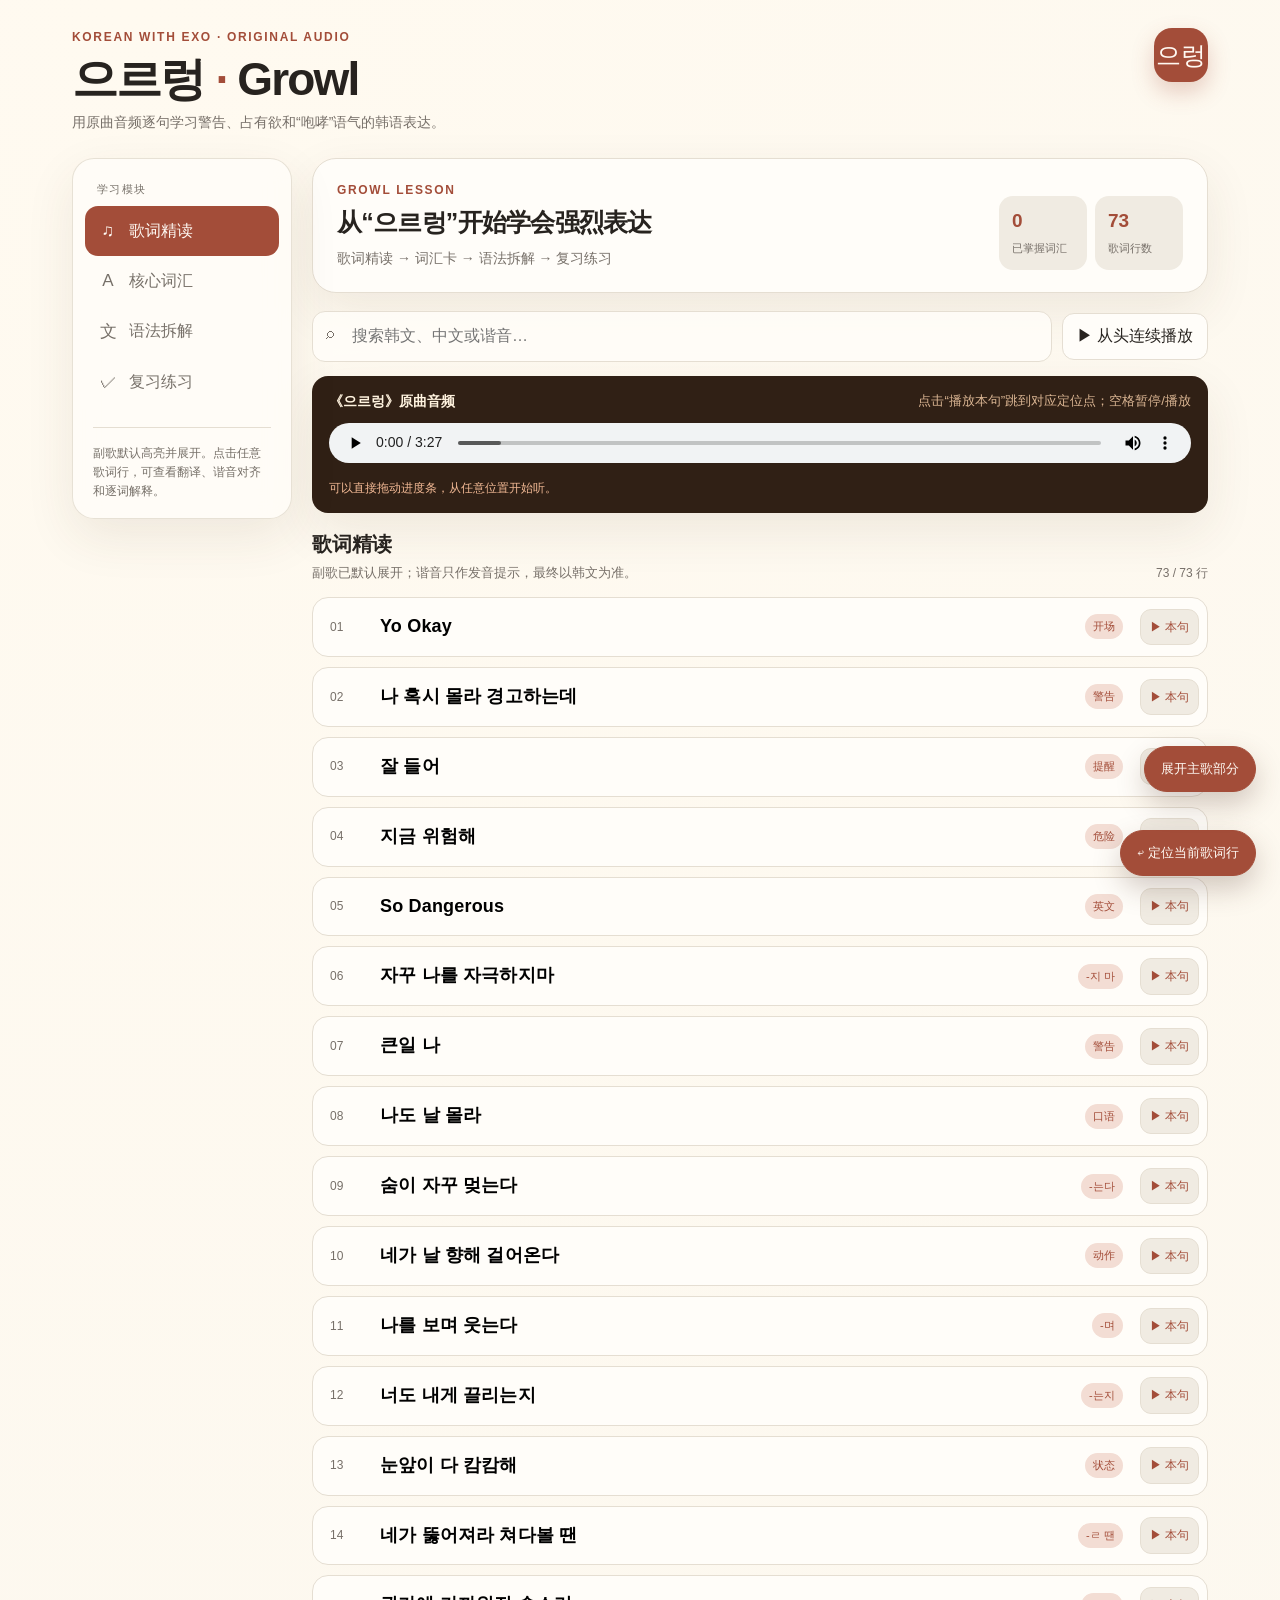
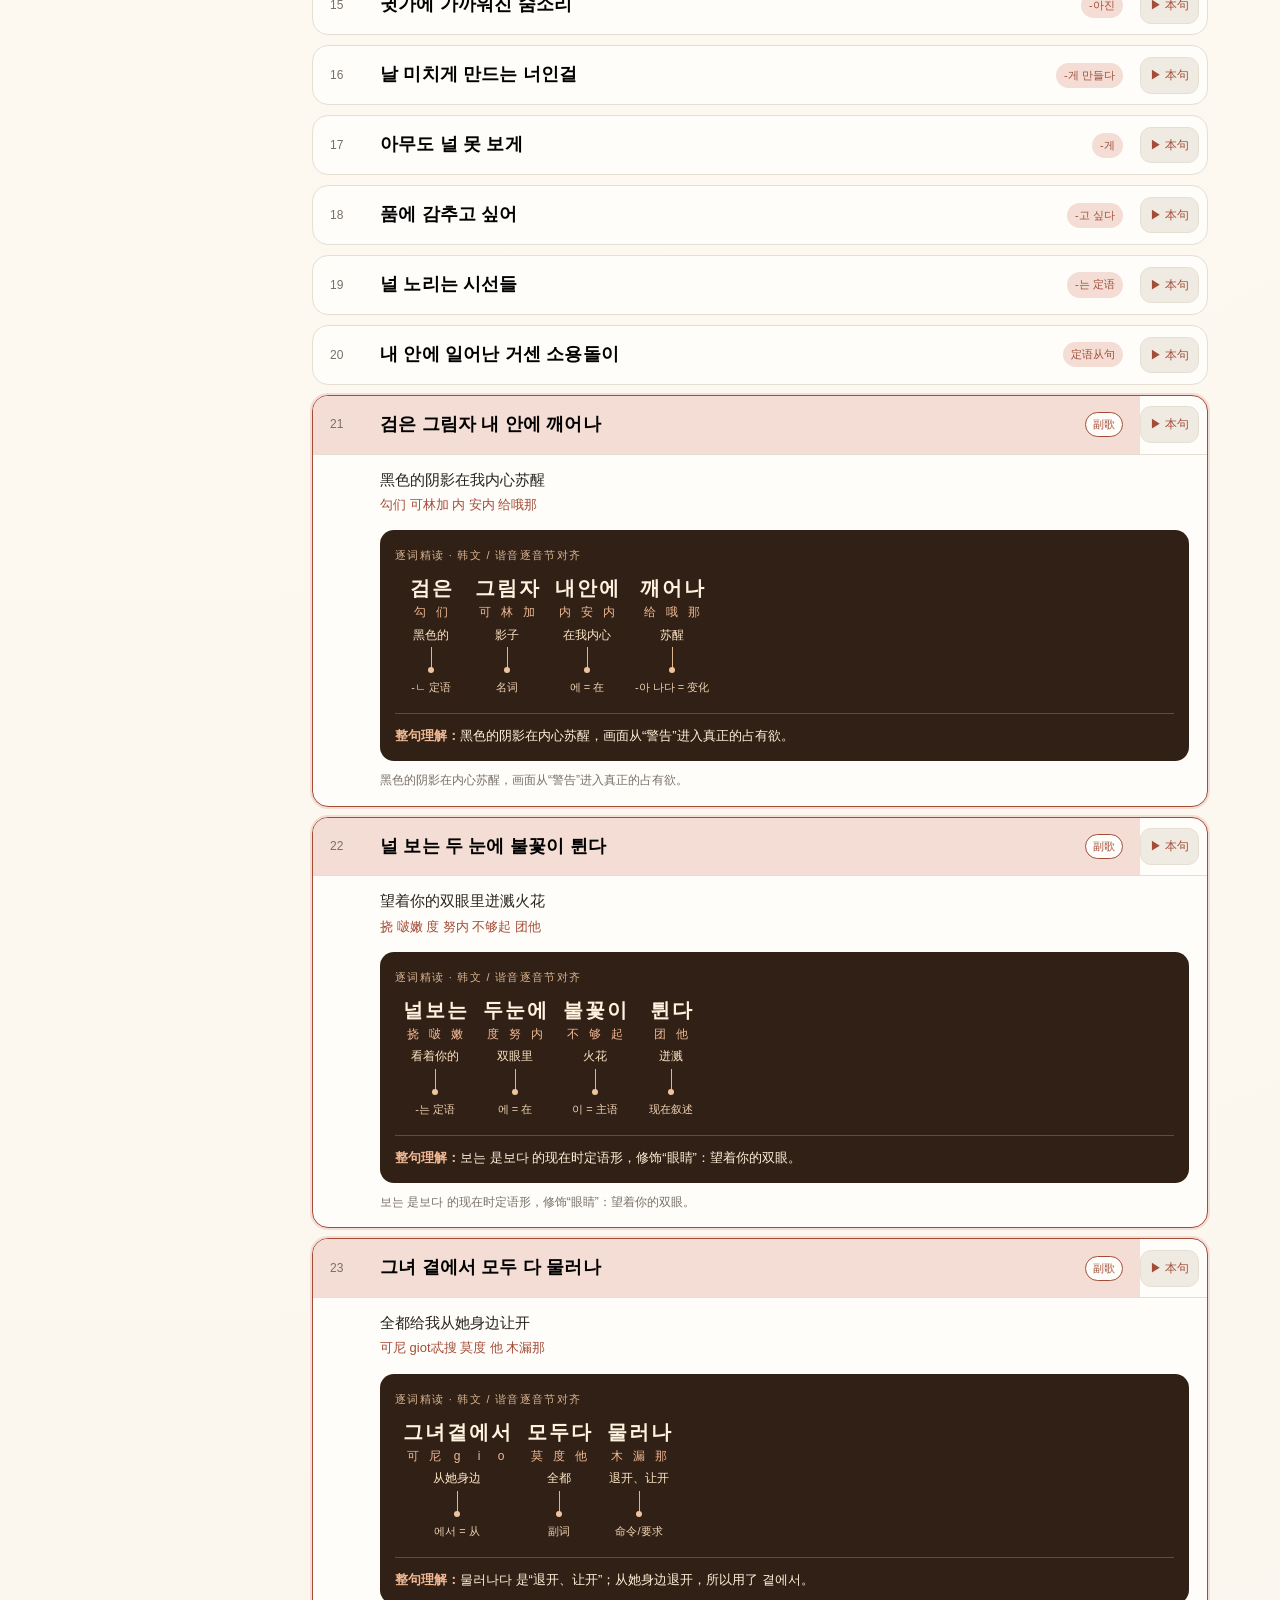
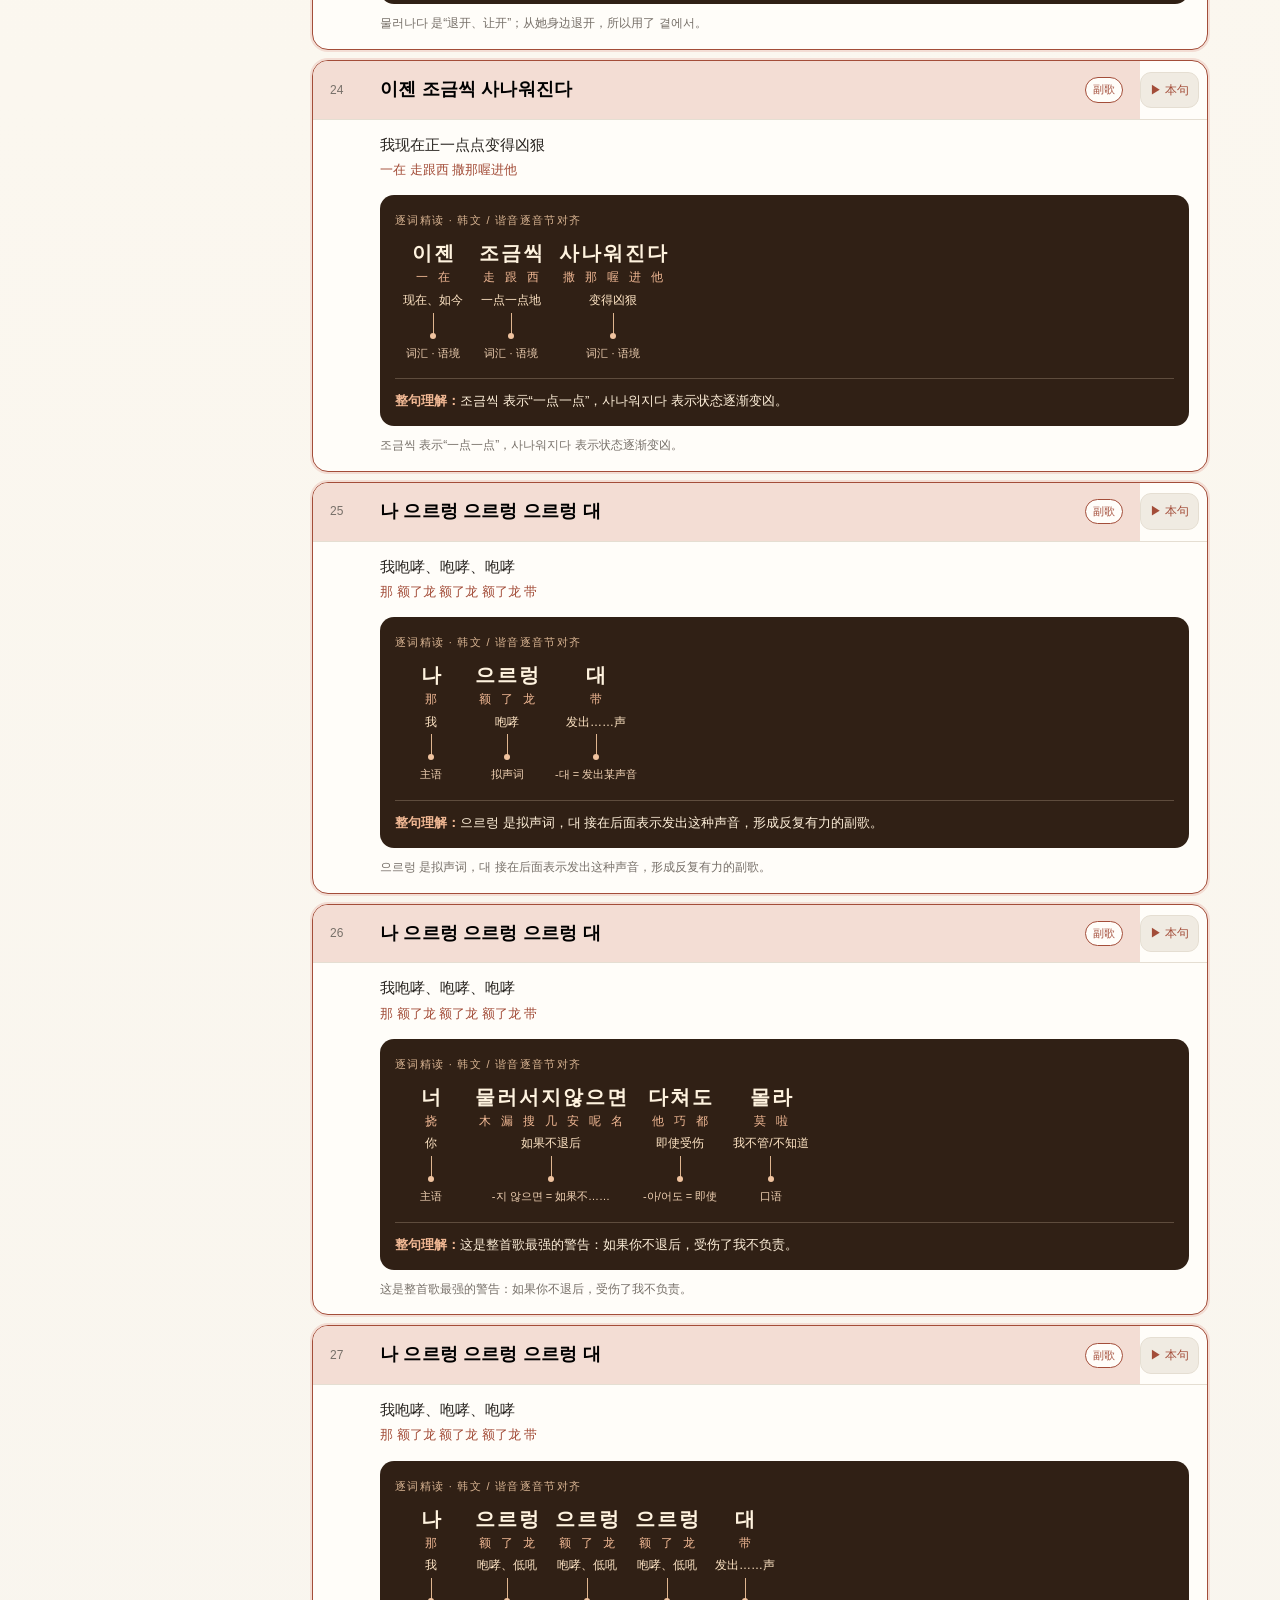
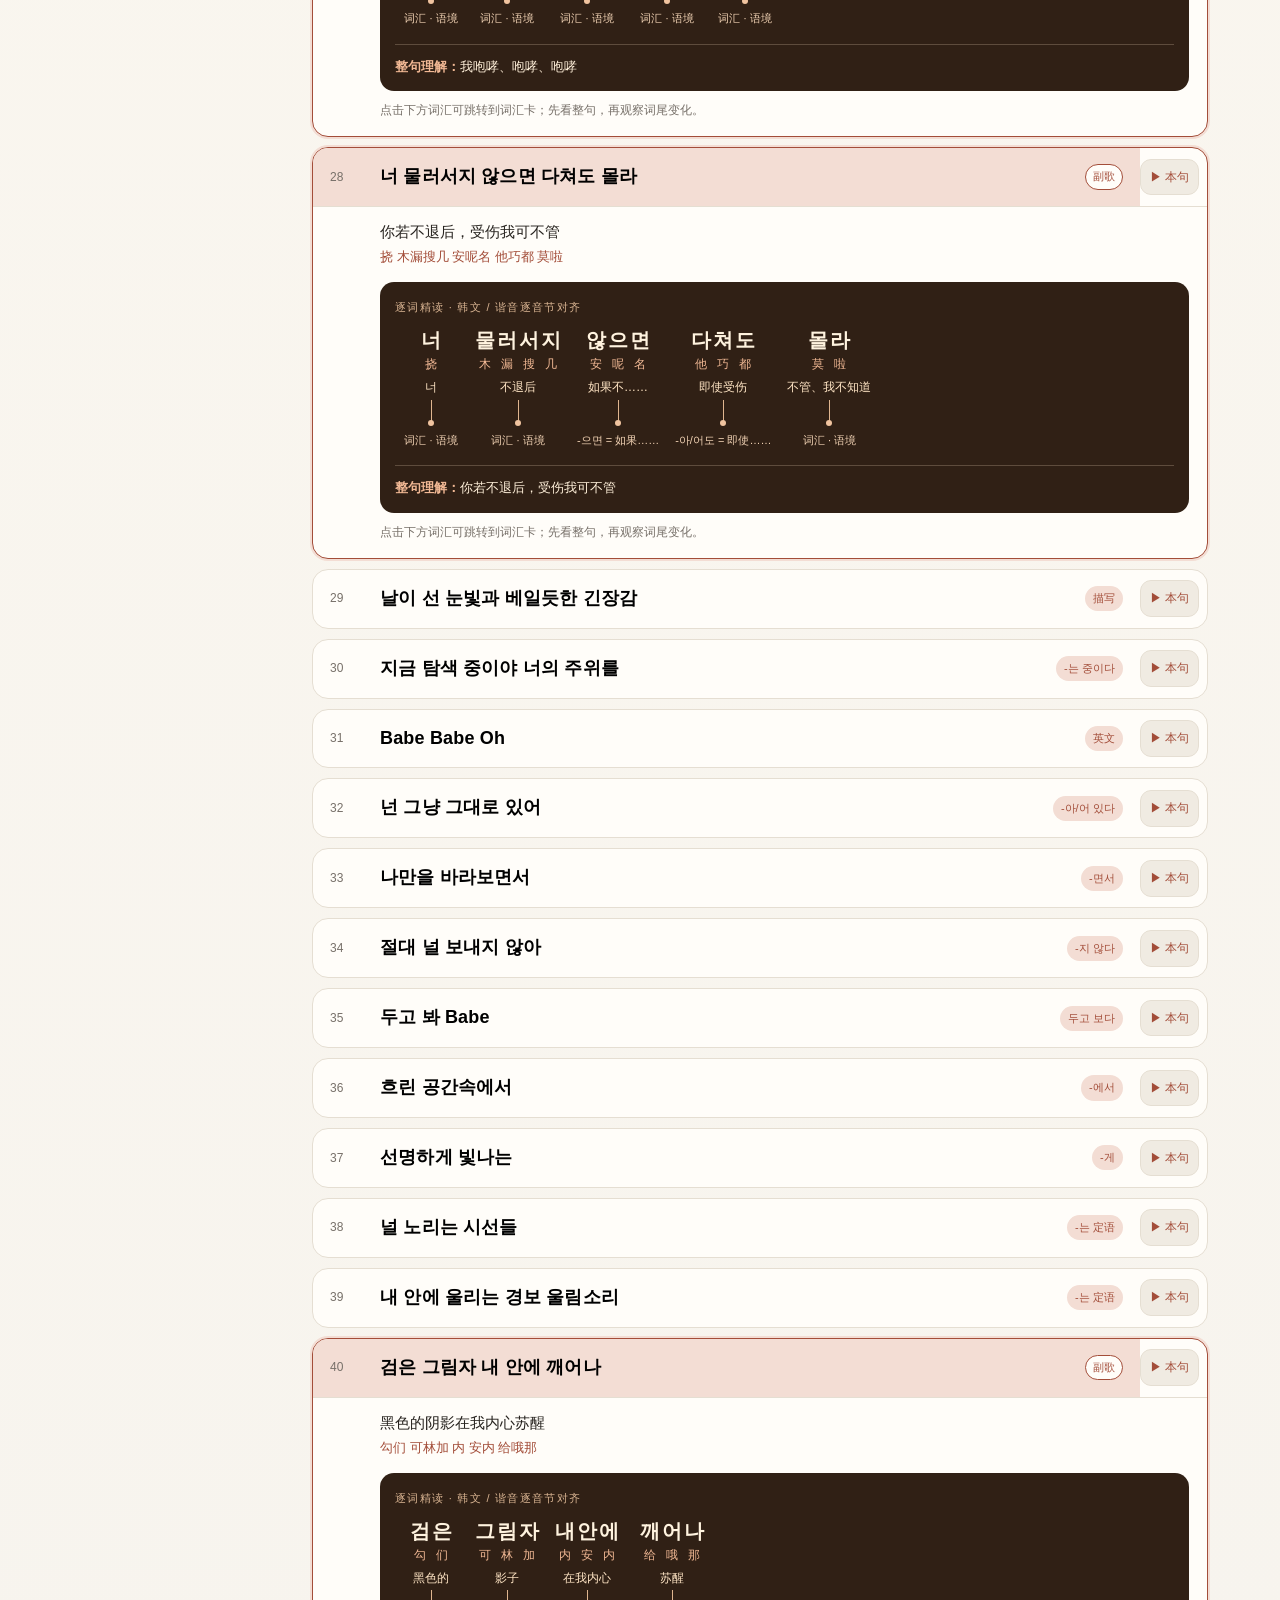
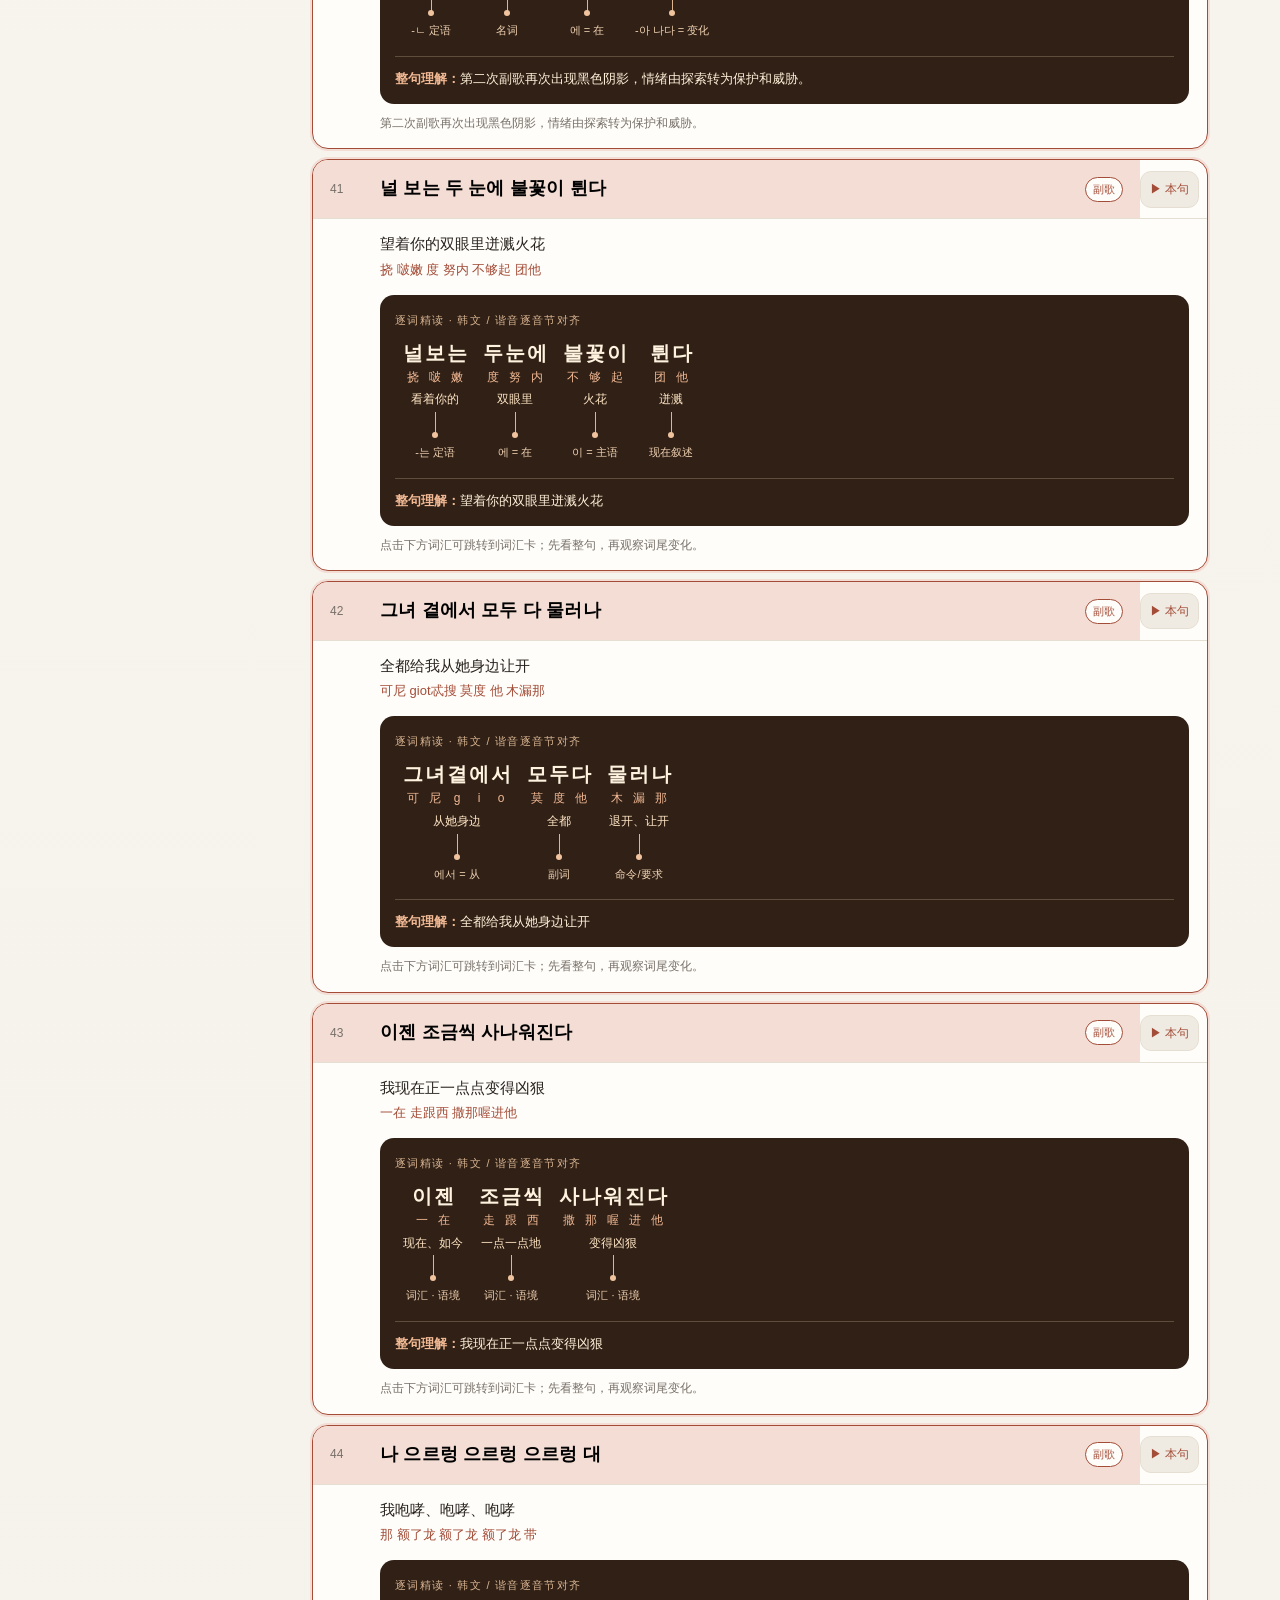
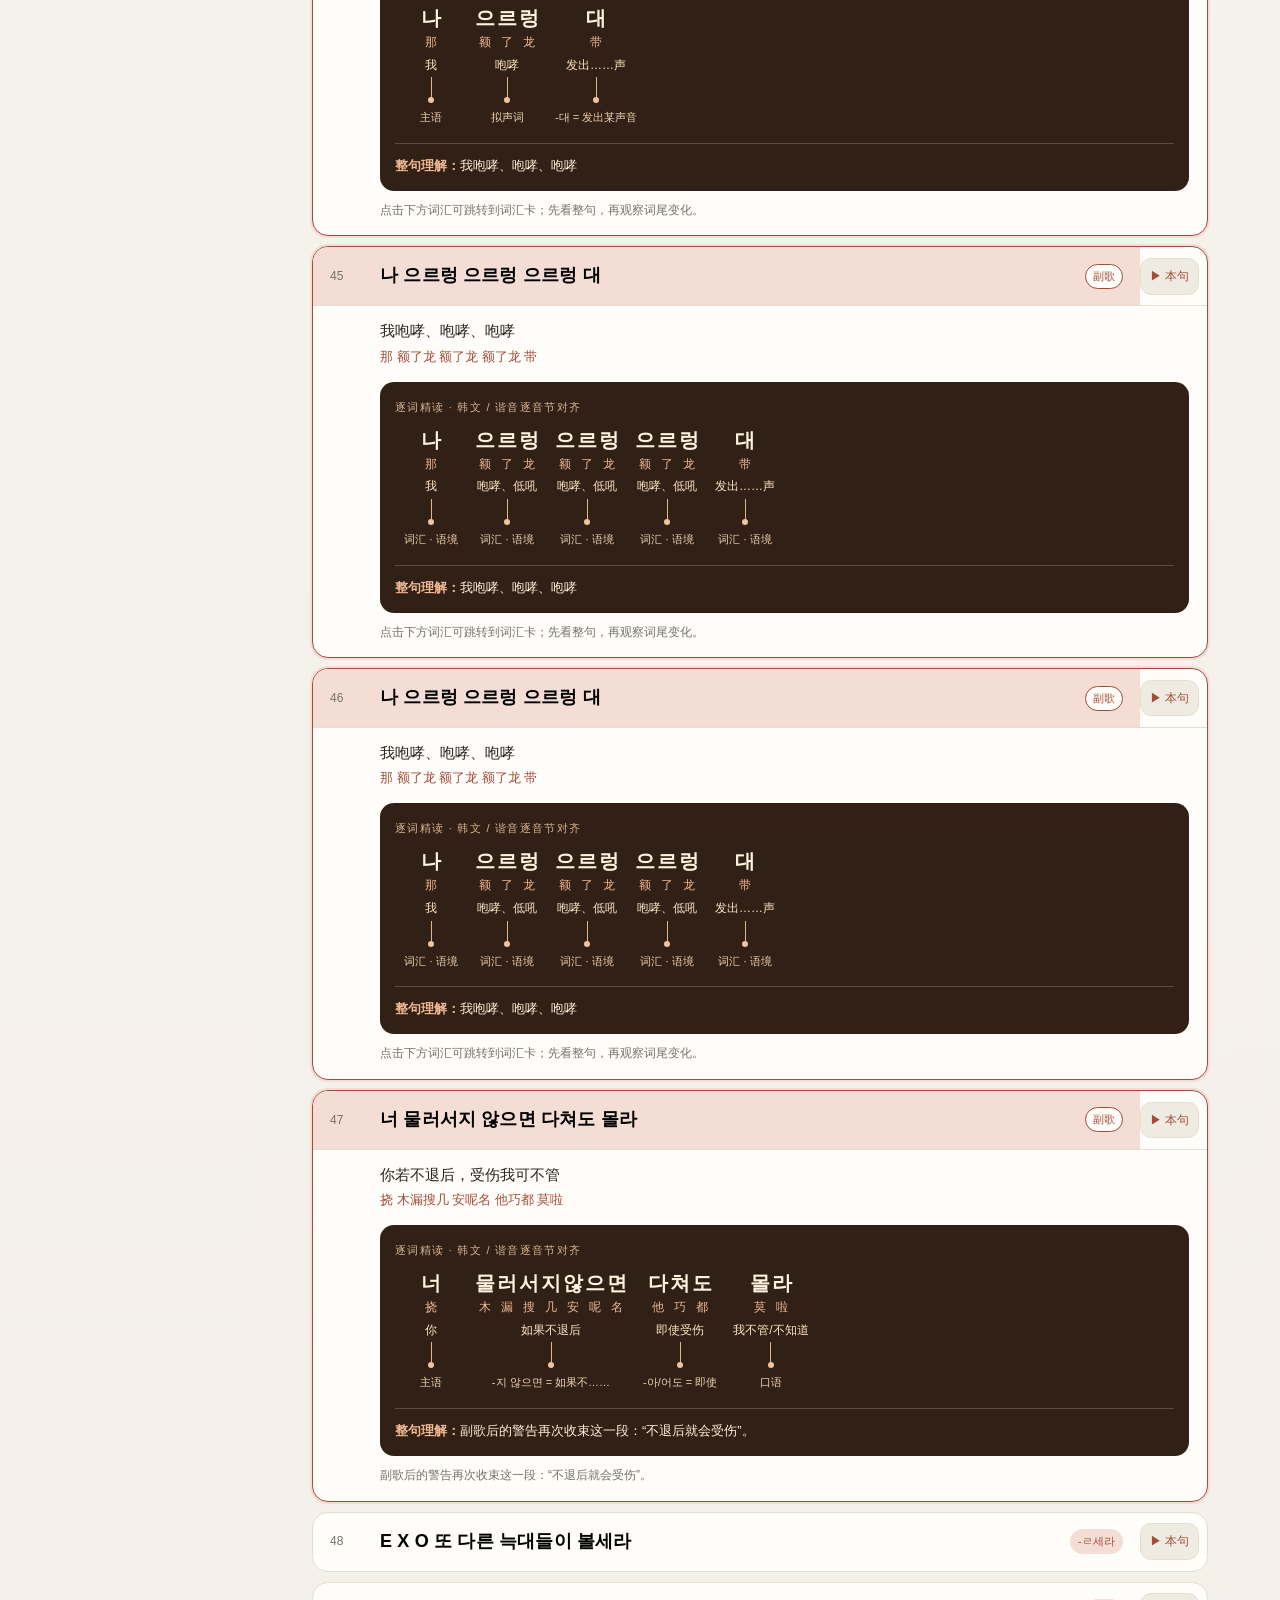
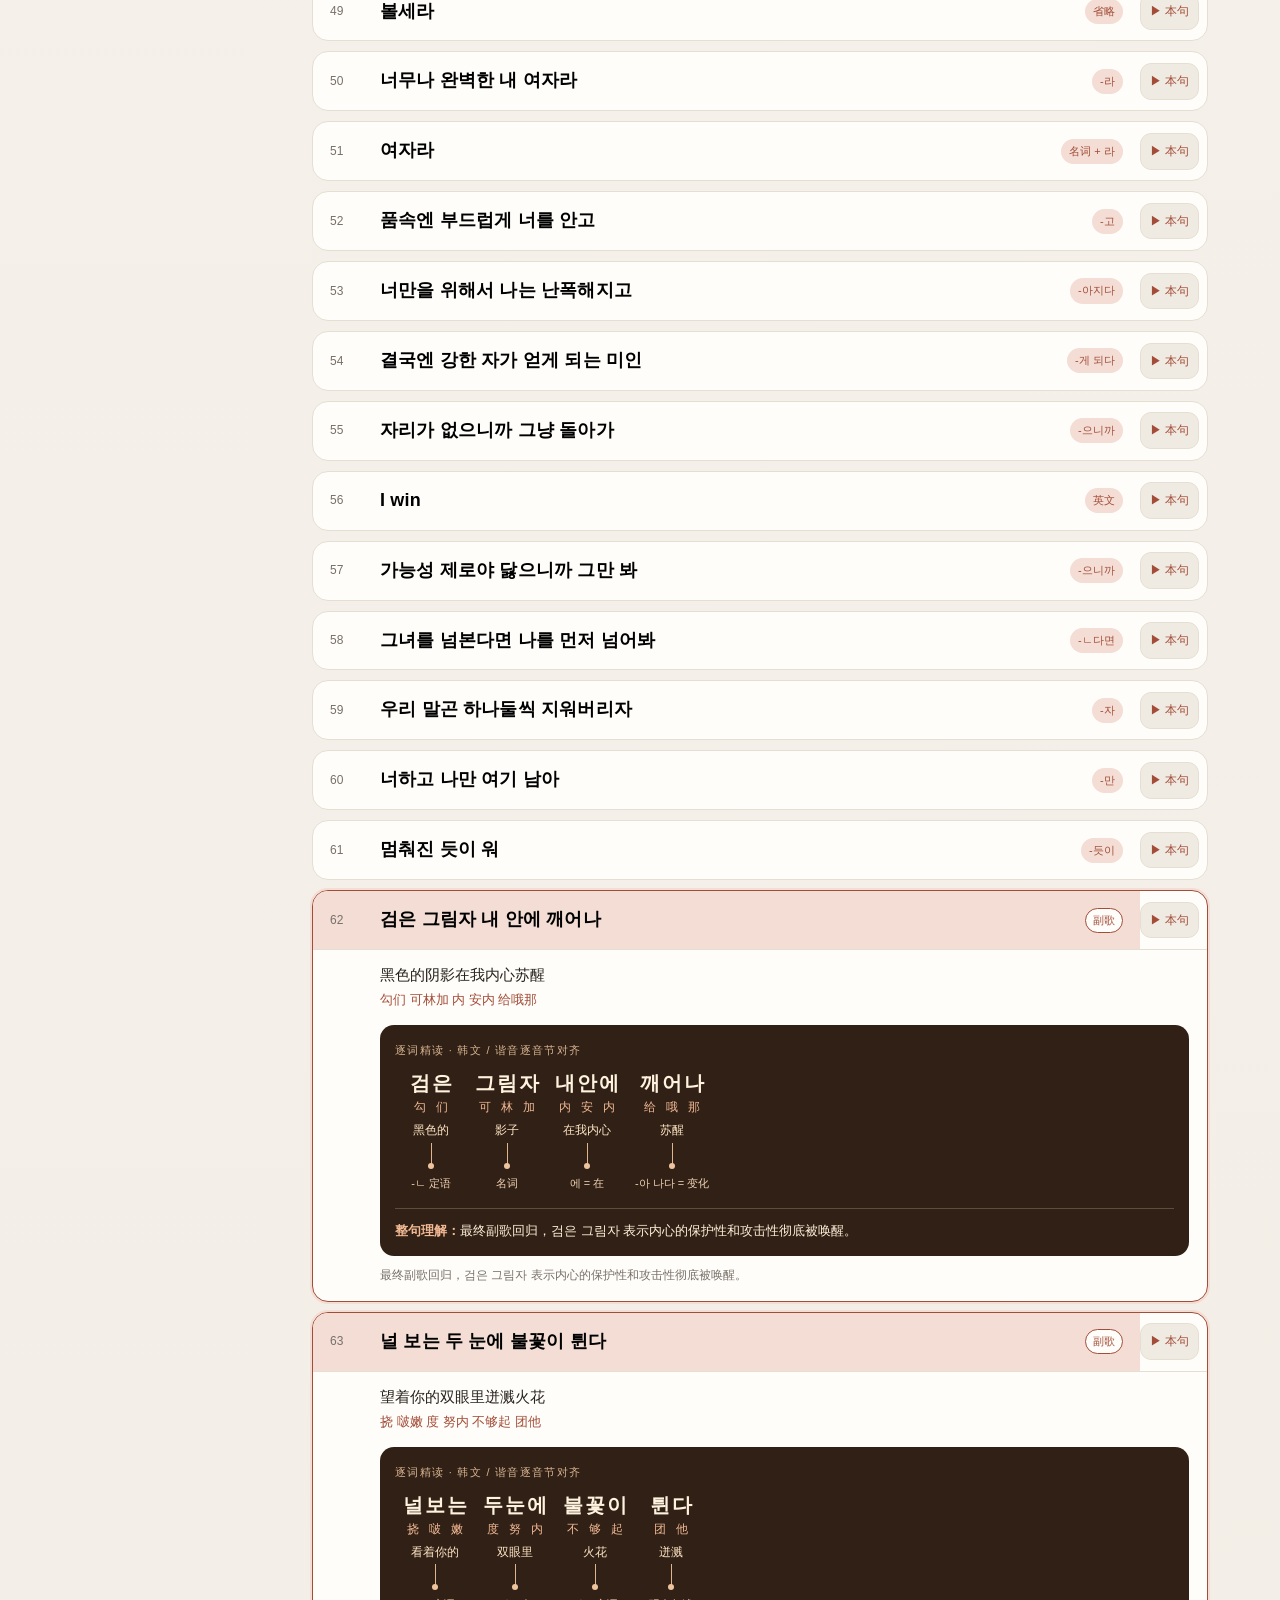
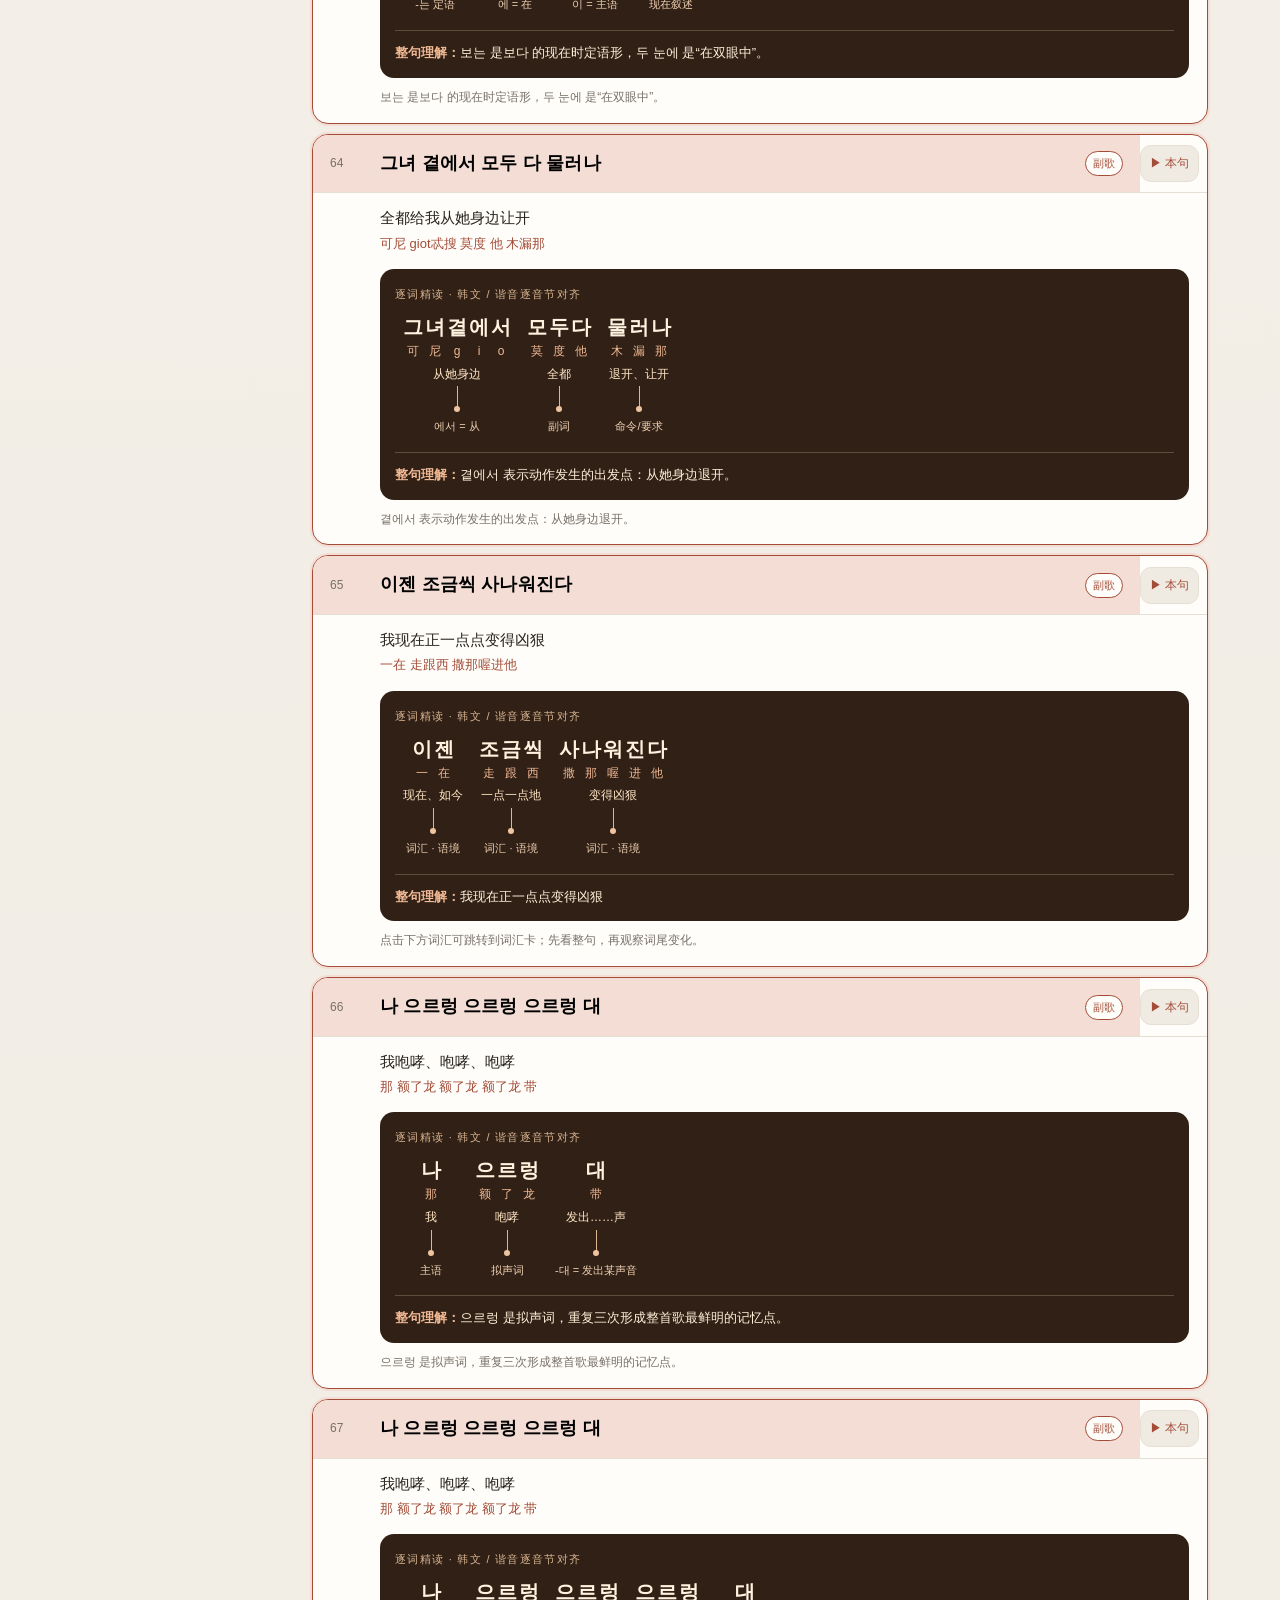
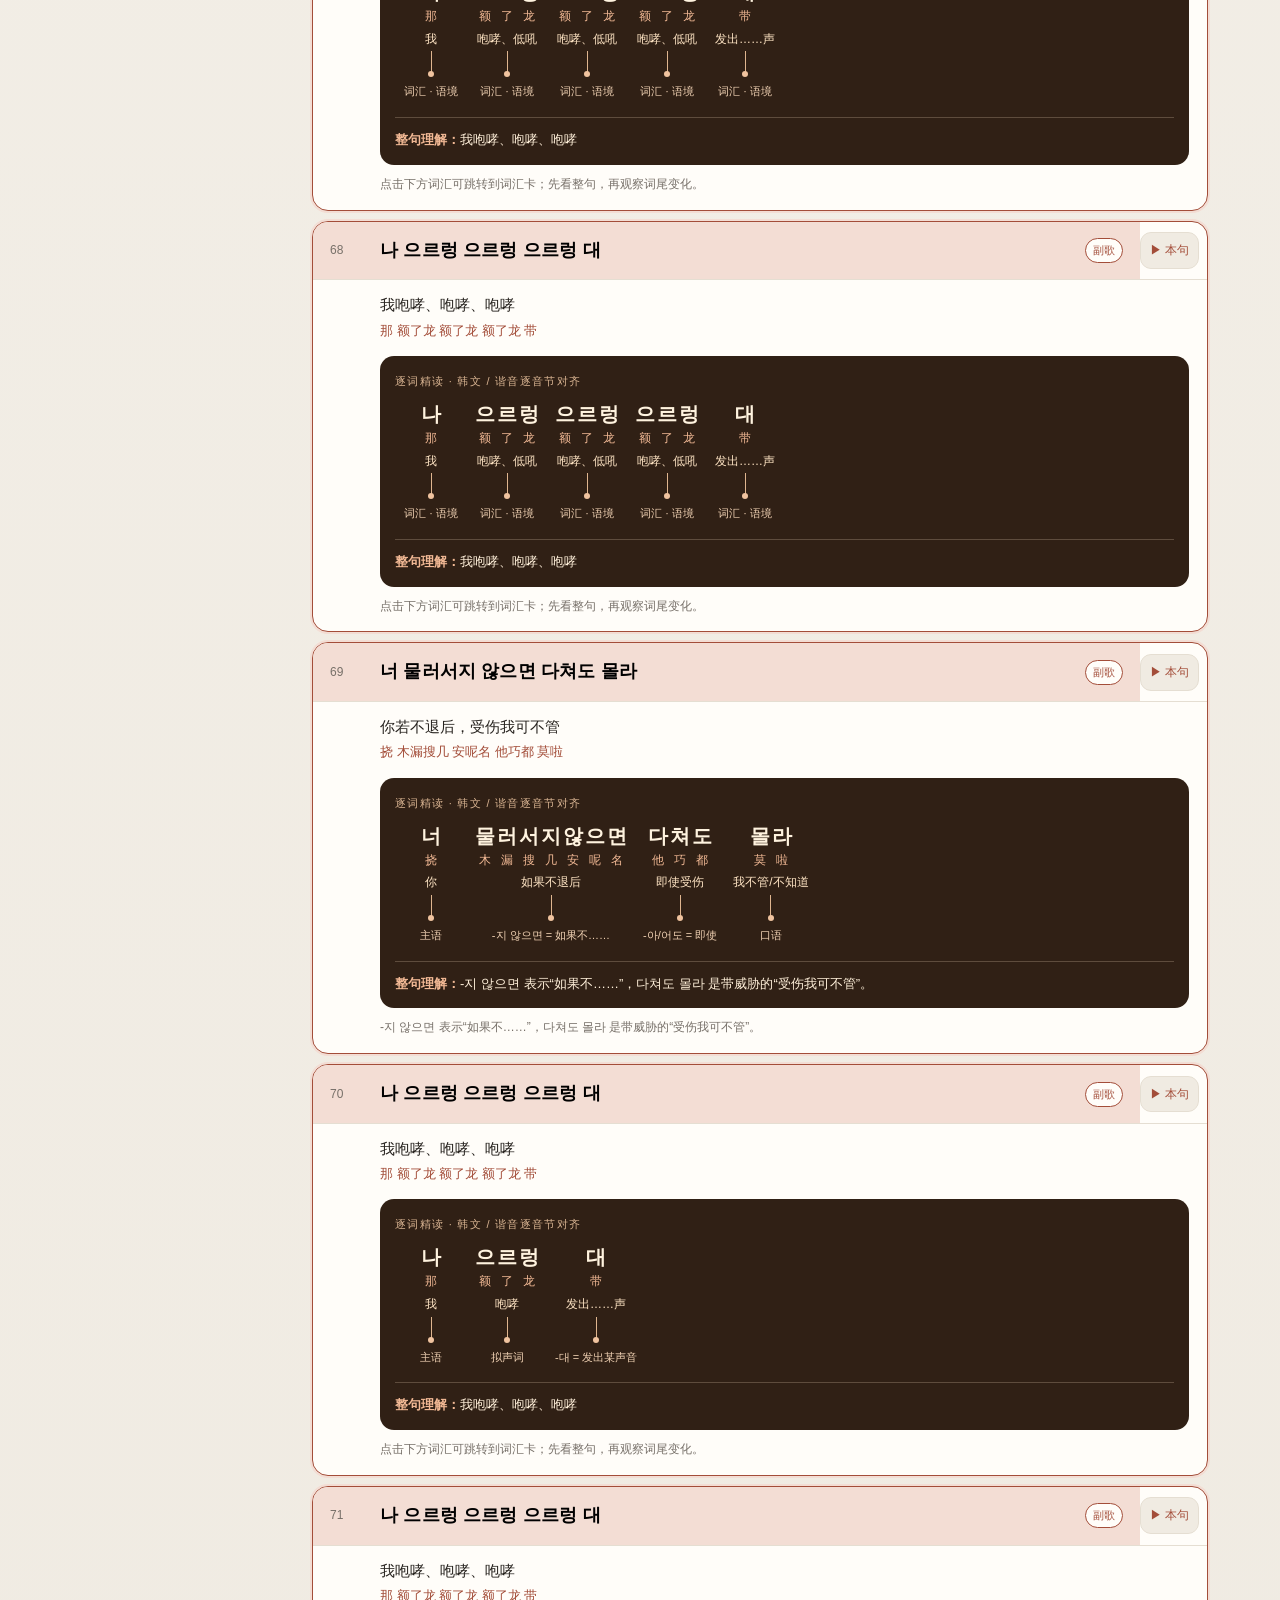
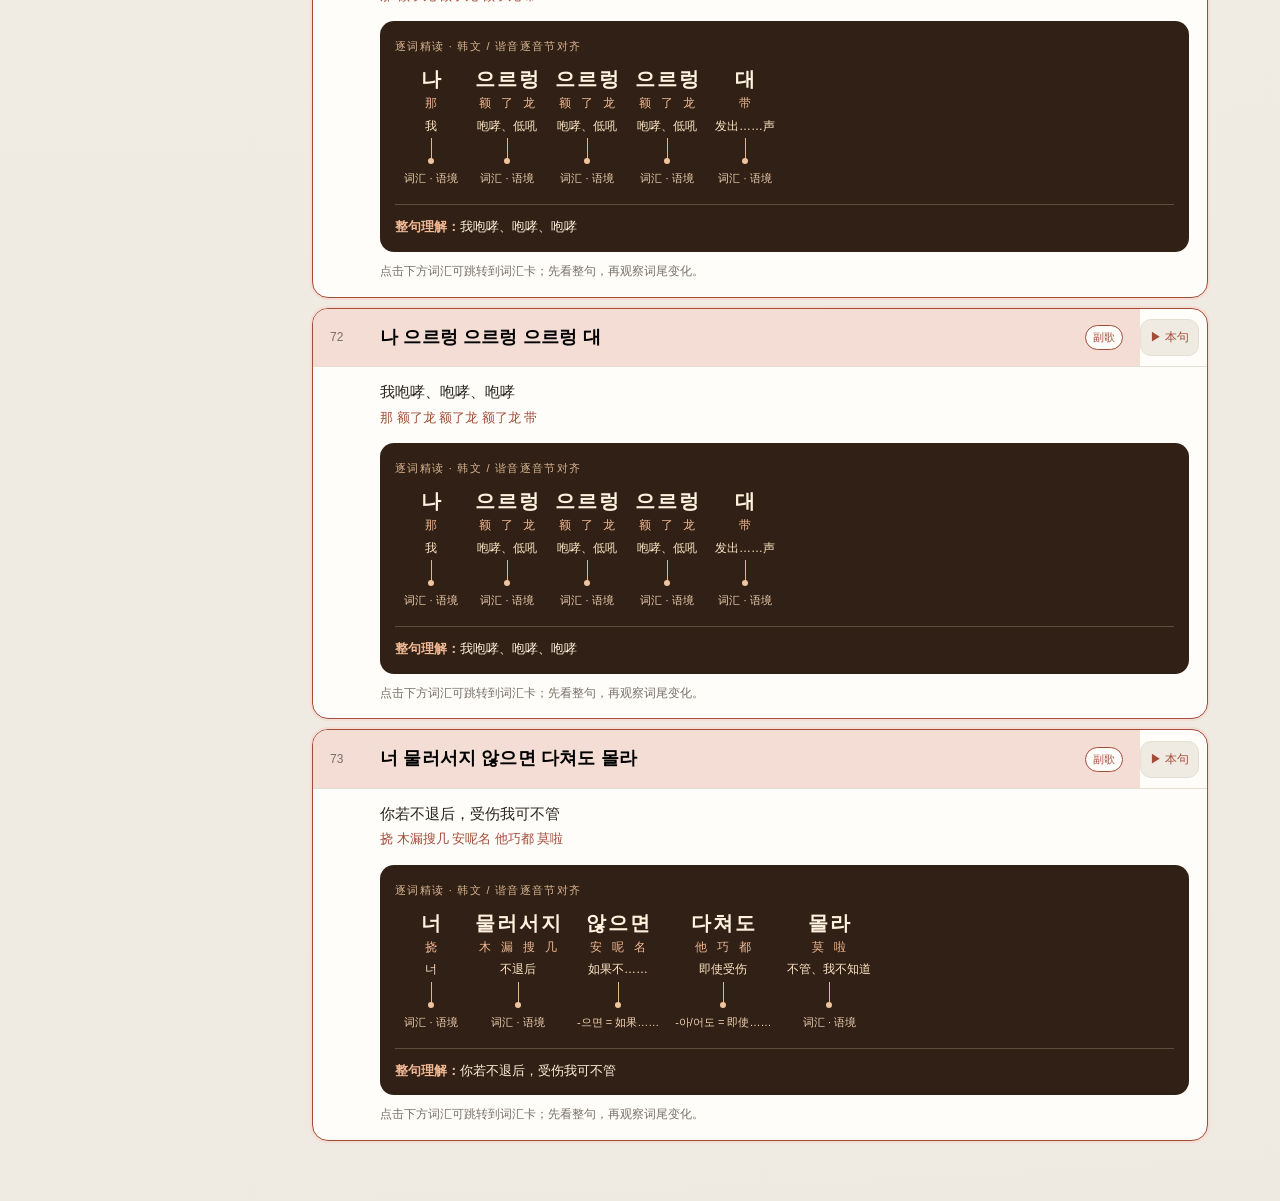
<file: growl-original-audio/index.html>
<!doctype html>
<html lang="zh-CN">
<head>
  <meta charset="utf-8">
  <meta name="viewport" content="width=device-width, initial-scale=1">
  <title>으르렁 · Growl · 韩语歌词精读</title>
  <style>
    :root{--bg:#f7f4ee;--surface:#fffdf9;--surface2:#f0ebe2;--text:#27231f;--muted:#777069;--line:#e5ded2;--accent:#a34d39;--accent2:#f3ddd4;--green:#4d7b62;--green2:#dfede4;--dark:#302015;--shadow:0 18px 50px rgba(78,53,38,.09)}
    *{box-sizing:border-box}html{scroll-behavior:smooth}body{margin:0;background:radial-gradient(circle at 10% 0%,#fffaf0 0,#f7f4ee 42%,#efeae1 100%);color:var(--text);font-family:Inter,"Noto Sans KR","Malgun Gothic","Microsoft YaHei",sans-serif;line-height:1.55}button,input{font:inherit}button{cursor:pointer}.app{max-width:1180px;margin:0 auto;padding:28px 22px 60px}.topbar{display:flex;justify-content:space-between;gap:18px;align-items:flex-start;margin-bottom:24px}.eyebrow{font-size:12px;letter-spacing:.14em;text-transform:uppercase;color:var(--accent);font-weight:700}.brand h1{font-size:clamp(28px,4vw,46px);line-height:1.08;margin:8px 0;letter-spacing:-.04em}.brand p{margin:0;color:var(--muted);font-size:14px}.mark{width:54px;height:54px;border-radius:18px;background:var(--accent);color:#fff9f2;display:grid;place-items:center;font-size:25px;box-shadow:0 10px 22px rgba(163,77,57,.25)}.shell{display:grid;grid-template-columns:220px minmax(0,1fr);gap:20px;align-items:start}.sidebar{position:sticky;top:18px;background:rgba(255,253,249,.76);border:1px solid rgba(229,222,210,.9);border-radius:22px;padding:12px;box-shadow:var(--shadow);backdrop-filter:blur(12px)}.nav-title{padding:10px 12px 8px;font-size:11px;letter-spacing:.12em;text-transform:uppercase;color:var(--muted)}.nav-btn{display:flex;width:100%;align-items:center;gap:10px;border:0;background:transparent;color:var(--muted);padding:12px;border-radius:13px;text-align:left}.nav-btn:hover{background:var(--surface2);color:var(--text)}.nav-btn.active{background:var(--accent);color:#fffaf4}.nav-icon{width:22px;text-align:center;font-size:17px}.side-note{margin:20px 8px 6px;padding-top:16px;border-top:1px solid var(--line);font-size:12px;color:var(--muted)}.main{min-width:0}.hero{background:var(--surface);border:1px solid var(--line);border-radius:24px;padding:22px 24px;box-shadow:var(--shadow);display:flex;justify-content:space-between;gap:20px;align-items:flex-end;margin-bottom:18px}.hero h2{margin:3px 0 7px;font-size:25px;letter-spacing:-.03em}.hero p{margin:0;color:var(--muted);font-size:14px}.stats{display:flex;gap:8px;flex-wrap:wrap;justify-content:flex-end}.stat{min-width:88px;background:var(--surface2);border-radius:14px;padding:10px 13px}.stat b{display:block;font-size:19px;color:var(--accent)}.stat span{font-size:11px;color:var(--muted)}.section{display:none}.section.active{display:block}.toolbar{display:flex;gap:10px;align-items:center;justify-content:space-between;flex-wrap:wrap;margin:0 0 14px}.search{flex:1 1 220px;position:relative}.search input{width:100%;border:1px solid var(--line);background:rgba(255,253,249,.86);padding:12px 14px 12px 39px;border-radius:13px;outline:none;color:var(--text)}.search input:focus{border-color:var(--accent);box-shadow:0 0 0 3px var(--accent2)}.search span{position:absolute;left:14px;top:10px;color:var(--muted)}.soft-btn,.primary-btn{border:1px solid var(--line);border-radius:12px;padding:10px 14px;background:var(--surface);color:var(--text)}.soft-btn:hover{background:var(--surface2)}.primary-btn{background:var(--accent);border-color:var(--accent);color:#fffaf4}.section-head{display:flex;justify-content:space-between;gap:16px;align-items:end;margin:5px 0 14px}.section-head h3{margin:0;font-size:20px}.section-head p{margin:3px 0 0;color:var(--muted);font-size:13px}.count{font-size:12px;color:var(--muted);white-space:nowrap}.original-player{margin:0 0 16px;background:var(--dark);color:#fff3df;border-radius:16px;padding:15px 17px;box-shadow:var(--shadow)}.original-player-top{display:flex;justify-content:space-between;gap:12px;align-items:center;flex-wrap:wrap}.original-player strong{font-size:14px}.original-player small{color:#d9b492}.original-player audio{width:100%;margin-top:11px;height:40px}.audio-status{font-size:12px;color:#f2b995;margin-top:8px;min-height:18px}.lyrics{display:grid;gap:10px}.lyric{background:var(--surface);border:1px solid var(--line);border-radius:16px;overflow:hidden;scroll-margin-top:18px}.lyric.chorus{border-color:var(--accent);box-shadow:0 0 0 2px var(--accent2)}.lyric.is-playing{border-color:var(--green);box-shadow:0 0 0 3px var(--green2)}.lyric-main-row{display:flex;align-items:stretch}.lyric-main{flex:1;width:100%;border:0;background:transparent;text-align:left;display:grid;grid-template-columns:38px minmax(0,1fr) auto;gap:12px;align-items:center;padding:15px 17px}.lyric-main:hover{background:#fff8f3}.lyric.chorus .lyric-main{background:var(--accent2)}.lyric.is-playing .lyric-main{background:var(--green2)}.lyric-no{font-size:12px;color:var(--muted);font-variant-numeric:tabular-nums}.ko{font-size:18px;font-weight:600;letter-spacing:.01em}.lyric-tag,.chorus-pill{font-size:11px;color:var(--accent);background:var(--accent2);padding:4px 8px;border-radius:999px;white-space:nowrap}.chorus-pill{background:var(--surface);border:1px solid var(--accent);padding:3px 7px}.line-actions{display:flex;align-items:center}.line-actions button{border:1px solid var(--line);background:var(--surface2);color:var(--accent);border-radius:11px;padding:8px 9px;font-size:12px;white-space:nowrap;margin-right:8px}.line-actions button:hover{background:var(--accent2);border-color:var(--accent)}.lyric-detail{display:none;padding:0 18px 16px 67px;border-top:1px solid var(--line)}.lyric.open .lyric-detail{display:block}.translation{margin:13px 0 4px;font-size:15px}.phonetic{color:var(--accent);font-size:13px}.line-note{color:var(--muted);font-size:12px;margin-top:6px}.mini-words{display:flex;gap:6px;flex-wrap:wrap;margin-top:10px}.mini-words button{border:1px solid var(--line);background:var(--surface2);color:var(--text);border-radius:999px;padding:4px 8px;font-size:12px}.mini-words button:hover{border-color:var(--accent);color:var(--accent)}.reading-strip{margin:15px 0 10px;background:var(--dark);color:#fff3df;border-radius:14px;padding:17px 15px 14px;overflow:hidden}.reading-strip-title{font-size:11px;letter-spacing:.12em;text-transform:uppercase;color:#d9b492;margin-bottom:13px}.annotation-line{display:flex;align-items:flex-start;gap:0;overflow-x:auto;padding-bottom:4px}.annotation-word{flex:0 0 auto;min-width:72px;text-align:center;padding:0 8px;position:relative}.aligned-row{display:flex;justify-content:center;gap:2px}.syllable-cell{display:flex;flex-direction:column;align-items:center;min-width:19px}.syllable-ko{font-size:20px;font-weight:700;line-height:1.15}.syllable-py{font-size:12px;color:#f2b995;line-height:1.3;margin-top:5px;white-space:nowrap}.annotation-zh{font-size:12px;color:#ffe5c5;margin-top:5px;white-space:nowrap}.annotation-connector{height:25px;position:relative;margin:3px auto 0;width:1px;background:#dfb58f}.annotation-connector:after{content:'';position:absolute;width:6px;height:6px;border-radius:50%;background:#f0c39f;bottom:-1px;left:-2.5px}.annotation-grammar{font-size:11px;color:#f1d2b4;line-height:1.35;max-width:120px;margin:8px auto 0}.reading-translation{margin:14px 0 0;padding-top:12px;border-top:1px solid rgba(255,231,205,.22);font-size:13px;line-height:1.6;color:#fff0da}.reading-translation b{color:#f2b995;font-weight:600}.vocab-grid{display:grid;grid-template-columns:repeat(2,minmax(0,1fr));gap:12px}.vocab-card,.grammar-card{background:var(--surface);border:1px solid var(--line);border-radius:16px;padding:16px}.vocab-card.mastered{background:linear-gradient(135deg,var(--surface),var(--green2));border-color:#c8dccf}.word-row{display:flex;justify-content:space-between;gap:10px;align-items:start}.word{font-size:21px;font-weight:700}.pos{font-size:11px;color:var(--accent);background:var(--accent2);border-radius:999px;padding:3px 7px}.meaning{margin:7px 0 4px;font-size:15px}.roman{font-size:12px;color:var(--muted)}.example{margin:13px 0 0;padding-top:10px;border-top:1px solid var(--line);font-size:13px}.vocab-actions{display:flex;justify-content:space-between;align-items:center;gap:8px;flex-wrap:wrap;margin-top:13px}.master-btn{border:0;background:transparent;color:var(--muted);font-size:12px;padding:5px 0}.master-btn.done{color:var(--green)}.grammar-list{display:grid;gap:12px}.grammar-card{border-radius:17px;padding:18px 20px}.grammar-top{display:flex;gap:10px;align-items:baseline;flex-wrap:wrap}.grammar-pattern{font-size:19px;font-weight:700;color:var(--accent)}.grammar-name{font-size:13px;color:var(--muted)}.grammar-card p{margin:8px 0;font-size:14px}.grammar-example{background:var(--surface2);border-radius:12px;padding:10px 12px;margin-top:11px}.grammar-example b{display:block;font-size:16px}.grammar-example span{font-size:13px;color:var(--muted)}.grammar-detail{display:grid;grid-template-columns:repeat(3,minmax(0,1fr));gap:8px;margin-top:12px}.grammar-detail-block{padding:10px 11px;border-left:3px solid var(--accent2);background:#fffaf5;border-radius:9px}.grammar-detail-block b{display:block;color:var(--accent);font-size:12px;margin-bottom:3px}.grammar-detail-block span{font-size:12px;line-height:1.55}.practice-wrap{display:grid;grid-template-columns:minmax(0,1fr) 230px;gap:16px}.practice-card{background:var(--surface);border:1px solid var(--line);border-radius:22px;padding:26px;box-shadow:var(--shadow);min-height:330px;display:flex;flex-direction:column;justify-content:space-between}.practice-kicker{font-size:12px;color:var(--accent);letter-spacing:.1em;text-transform:uppercase}.practice-question{font-size:clamp(25px,4vw,42px);line-height:1.25;margin:24px 0 8px;font-weight:650}.practice-sub{color:var(--muted);font-size:14px}.answer{margin-top:20px;padding:14px 16px;background:var(--green2);border-radius:13px;display:none}.answer.show{display:block}.answer b{font-size:20px}.practice-actions{display:flex;gap:8px;flex-wrap:wrap}.practice-side{background:var(--surface2);border-radius:18px;padding:17px}.practice-side h4{margin:0 0 12px}.mode-btn{width:100%;border:1px solid var(--line);background:var(--surface);color:var(--text);text-align:left;border-radius:11px;padding:10px 12px;margin-bottom:8px}.mode-btn.active{border-color:var(--accent);color:var(--accent);background:var(--accent2)}.quiz-options{display:grid;gap:9px;margin-top:18px}.quiz-option{border:1px solid var(--line);background:var(--surface);padding:11px 13px;border-radius:11px;text-align:left}.quiz-option.correct{background:var(--green2);border-color:var(--green)}.quiz-option.wrong{background:#f7e1dd;border-color:var(--accent)}.floating-locator{position:fixed;right:24px;bottom:24px;z-index:20;border:1px solid var(--accent);background:var(--accent);color:#fffaf4;border-radius:999px;padding:12px 16px;box-shadow:0 12px 28px rgba(78,53,38,.25);font-size:13px;display:none}.floating-locator.show{display:block}.empty{padding:34px;text-align:center;background:var(--surface);border:1px dashed var(--line);border-radius:16px;color:var(--muted)}.toast{position:fixed;right:22px;bottom:22px;background:var(--text);color:#fffaf4;padding:11px 15px;border-radius:12px;opacity:0;transform:translateY(10px);pointer-events:none;transition:.22s;box-shadow:var(--shadow);font-size:13px}.toast.show{opacity:1;transform:translateY(0)}
    @media(max-width:760px){.app{padding:20px 14px 40px}.shell{display:block}.sidebar{position:static;display:flex;gap:5px;overflow:auto;margin-bottom:14px;padding:7px}.nav-title,.side-note{display:none}.nav-btn{width:auto;flex:0 0 auto;padding:9px 11px;white-space:nowrap}.nav-icon{display:none}.hero{display:block;padding:20px}.stats{justify-content:flex-start;margin-top:16px}.stat{min-width:78px}.lyric-main{grid-template-columns:28px minmax(0,1fr);gap:8px;padding:13px}.lyric-tag,.chorus-pill{grid-column:2;justify-self:start}.line-actions{flex-direction:column;justify-content:center}.line-actions button{margin:4px 5px 4px 0;padding:7px 6px;font-size:11px}.lyric-detail{padding-left:48px}.ko{font-size:17px}.vocab-grid,.practice-wrap{grid-template-columns:1fr}.grammar-detail{grid-template-columns:1fr}.practice-side{order:-1}.practice-card{min-height:330px;padding:21px}.reading-strip{margin-left:-7px;margin-right:0}}
    @media(prefers-reduced-motion:reduce){*{scroll-behavior:auto!important;transition:none!important}}
  </style>
<style>.floating-verse-toggle{bottom:108px!important}@media(max-width:760px){.floating-verse-toggle{bottom:106px!important}}</style>
</head>
<body>
  <div class="app">
    <header class="topbar"><div class="brand"><div class="eyebrow">Korean with EXO · Original Audio</div><h1>으르렁 <span style="color:var(--accent)">·</span> Growl</h1><p>用原曲音频逐句学习警告、占有欲和“咆哮”语气的韩语表达。</p></div><div class="mark" aria-hidden="true">으렁</div></header>
    <div class="shell">
      <aside class="sidebar"><div class="nav-title">学习模块</div><button class="nav-btn active" data-tab="lyrics"><span class="nav-icon">♫</span>歌词精读</button><button class="nav-btn" data-tab="vocab"><span class="nav-icon">A</span>核心词汇</button><button class="nav-btn" data-tab="grammar"><span class="nav-icon">文</span>语法拆解</button><button class="nav-btn" data-tab="practice"><span class="nav-icon">✓</span>复习练习</button><div class="side-note">副歌默认高亮并展开。点击任意歌词行，可查看翻译、谐音对齐和逐词解释。</div></aside>
      <main class="main">
        <section class="hero"><div><div class="eyebrow">Growl lesson</div><h2>从“으르렁”开始学会强烈表达</h2><p>歌词精读 → 词汇卡 → 语法拆解 → 复习练习</p></div><div class="stats"><div class="stat"><b id="masteredCount">0</b><span>已掌握词汇</span></div><div class="stat"><b id="lineCount">0</b><span>歌词行数</span></div></div></section>
        <section class="section active" id="lyricsSection"><div class="toolbar"><div class="search"><span>⌕</span><input id="lyricSearch" placeholder="搜索韩文、中文或谐音…" aria-label="搜索歌词"></div><button class="soft-btn" id="continuousBtn">▶ 从头连续播放</button><button class="soft-btn" id="expandAll">全部展开</button></div><div class="original-player"><div class="original-player-top"><strong>《으르렁》原曲音频</strong><small>点击“播放本句”跳到对应定位点；空格暂停/播放</small></div><audio id="songAudio" controls preload="metadata" src="audio/growl-original.mp3?v=20260915"></audio><div class="audio-status" id="audioStatus">可以直接拖动进度条，从任意位置开始听。</div></div><div class="section-head"><div><h3>歌词精读</h3><p>副歌已默认展开；谐音只作发音提示，最终以韩文为准。</p></div><div class="count" id="lyricCount"></div></div><div class="lyrics" id="lyricsList"></div></section>
        <section class="section" id="vocabSection"><div class="toolbar"><div class="search"><span>⌕</span><input id="vocabSearch" placeholder="搜索词汇或中文释义…" aria-label="搜索词汇"></div><button class="soft-btn" id="showUnmastered">只看未掌握</button></div><div class="section-head"><div><h3>核心词汇</h3><p>把歌曲中的警告、动作和情绪词放进记忆卡。</p></div><div class="count" id="vocabCount"></div></div><div class="vocab-grid" id="vocabList"></div></section>
        <section class="section" id="grammarSection"><div class="section-head"><div><h3>语法拆解</h3><p>每个语法点都连接到这首歌的真实句子。</p></div><div class="count">重点语法</div></div><div class="grammar-list" id="grammarList"></div></section>
        <section class="section" id="practiceSection"><div class="section-head"><div><h3>复习练习</h3><p>先自己回忆，再点击显示答案。</p></div><div class="count" id="practiceCount"></div></div><div class="practice-wrap"><div class="practice-card" id="practiceCard"></div><aside class="practice-side"><h4>练习模式</h4><button class="mode-btn active" data-mode="flash">词汇闪卡<small> · 看韩文回忆中文</small></button><button class="mode-btn" data-mode="quiz">选择题<small> · 辨认正确含义</small></button></aside></div></section>
      </main>
    </div>
  </div>
  <div class="toast" id="toast" role="status" aria-live="polite"></div><button class="floating-locator" id="floatingLocator" type="button">↩ 定位当前歌词行</button>
  <script>
    const lyrics=[
      ['나 혹시 몰라 경고하는데','你可能不知道，我要给你警告','那 吼西 莫啦 giong够哈嫩带','警告'],['잘 들어','听清楚','咋 的咯','提醒'],['지금 위험해','现在很危险，非常危险','几跟 wi洪灭','危险'],['자꾸 나를 자극하지마','不要再刺激我','加古 那了 加个哈几吗','-지 마'],['큰일 나','会出事的','肯尼 那','警告'],['나도 날 몰라','我也不知道会做什么','那都 那 莫啦','口语'],['숨이 자꾸 멎는다','呼吸总是急促','宋迷 加古 摸嫩他','-는다'],['네가 날 향해 걸어온다','你向我走来','内嘎 那 hiang嘿 勾咯翁他','动作'],['나를 보며 웃는다','你看着我笑','那了 啵苗 乌嫩他','-며'],['너도 내게 끌리는지','你也被我吸引了吧','挠都 内给 个里嫩几','-는지'],['눈앞이 다 캄캄해','眼前一片漆黑','努那皮 他 看看灭','状态'],['네가 뚫어져라 쳐다볼 땐','当你盯着我，像要把我看透','内嘎 度咯叫啦 巧他啵 但','-ㄹ 땐'],['귓가에 가까워진 숨소리','耳边越来越近的呼吸声','quit嘎诶 嘎嘎喔进 宋嗖里','-아진'],['날 미치게 만드는 너인걸','是你让我变得疯狂','那 迷气给 满的嫩 挠因勾','-게 만들다'],['아무도 널 못 보게','想把你藏起来，不让任何人看见','啊木都 挠 莫 啵给','-게'],['품에 감추고 싶어','想藏在怀里','扑没 咔出够 西破','-고 싶다'],['널 노리는 시선들','窥视你的视线','挠 诺里嫩 西宋的','-는 定语'],['내 안에 일어난 거센 소용돌이','在我内心搅动起强烈的漩涡','内 安内 一咯南 勾森 嗖用头里','定语从句'],['검은 그림자 내 안에 깨어나','黑色的阴影在我内心苏醒','勾们 可林加 内 安内 给哦那','状态'],['널 보는 두 눈에 불꽃이 튄다','望着你的双眼里迸溅火花','挠 啵嫩 度 努内 不够起 团他','-는 定语'],['그녀 곁에서 모두 다 물러나','全都给我从她身边让开','可尼 giot忒搜 莫度 他 木漏那','命令语气'],['이젠 조금씩 사나워진다','我现在正一点点变得凶狠','一在 走跟西 撒那喔进他','-아지다'],['나 으르렁 으르렁 으르렁 대','我咆哮、咆哮、咆哮','那 额了龙 额了龙 额了龙 带','副歌'],['너 물러서지 않으면 다쳐도 몰라','你若不退后，受伤我可不管','挠 木漏搜几 安呢名 他巧都 莫啦','-으면'],['날이 선 눈빛과 베일듯한 긴장감','犀利的眼神和神秘的紧张感','那里 宋 努比刮 配一的摊 gin张咔','描写'],['지금 탐색 중이야 너의 주위를','现在正在探索你的周围','几跟 弹塞 中一呀 挠诶 朱wi了','-는 중이다'],['넌 그냥 그대로 있어','你就那样待在原地','弄 可娘 可带咯 一搜','-아/어 있다'],['나만을 바라보면서','只看着我一个人','那满内 吧啦啵名搜','-면서'],['절대 널 보내지 않아','绝对不会放开你','草带 挠 啵内几 安那','-지 않다'],['두고 봐 Babe','走着瞧吧，宝贝','度够 吧 Babe','두고 보다'],['흐린 공간속에서','在模糊的空间中','呵林 共甘嗖给搜','-에서'],['선명하게 빛나는','闪耀鲜明的','宋名哈给 比那嫩','-게'],['내 안에 울리는 경보 울림소리','在我内心激荡，警报轰鸣的声响','内 安内 乌里嫩 giong啵 乌林嗖里','-는 定语'],['E X O 또 다른 늑대들이 볼세라','害怕被其他饿狼发现','E X O 豆 他楞 呢带的里 啵塞啦','-ㄹ세라'],['볼세라','发现','啵塞啦','省略'],['너무나 완벽한 내 여자라','多么完美，我的女人','挠木那 完表看 内 哟加啦','-라'],['여자라','我的女人','哟加啦','名词 + 라'],['품속엔 부드럽게 너를 안고','温柔地把你拥入怀中','扑嗖更 不的漏给 挠了 安够','-고'],['너만을 위해서 나는 난폭해지고','只为你，我慢慢变得残暴','挠满内 wi嘿搜 那嫩 南破剋几够','-아지다'],['결국엔 강한 자가 얻게 되는 미인','从来强者才能抱得美人归','giol谷更 康韩 加嘎 哦给 对嫩 迷因','-게 되다'],['자리가 없으니까 그냥 돌아가','这里没你的位置了，请回吧','加里嘎 欧丝尼嘎 可娘 头啦嘎','-으니까'],['I win','我赢了','I win','英文'],['가능성 제로야 닳으니까 그만 봐','可能性近乎为零，别再窥探','嘎嫩宋 切咯呀 大了尼嘎 可满 吧','-으니까'],['그녀를 넘본다면 나를 먼저 넘어봐','想要得到她，就先来打败我','可尼了 弄本他名 那了 蒙凑 弄莫吧','-ㄴ다면'],['우리 말곤 하나둘씩 지워버리자','除了我们，一个两个都消失吧','乌里 马共 哈那度西 几喔剖里加','-자'],['너하고 나만 여기 남아','只有你和我留在这里','挠哈够 那满 哟gi 南吗','-만'],['멈춰진 듯이 워','一切仿佛都停止','蒙错进 的西 喔','-듯이'],
      ['검은 그림자 내 안에 깨어나','黑色的阴影在我内心苏醒','勾们 可林加 内 安内 给哦那','副歌'],['널 보는 두 눈에 불꽃이 튄다','望着你的双眼里迸溅火花','挠 啵嫩 度 努内 不够起 团他','副歌'],['그녀 곁에서 모두 다 물러나','全都给我从她身边让开','可尼 giot忒搜 莫度 他 木漏那','副歌'],['이젠 조금씩 사나워진다','我现在正一点点变得凶狠','一在 走跟西 撒那喔进他','副歌'],['나 으르렁 으르렁 으르렁 대','我咆哮、咆哮、咆哮','那 额了龙 额了龙 额了龙 带','副歌'],['너 물러서지 않으면 다쳐도 몰라','你若不退后，受伤我可不管','挠 木漏搜几 安呢名 他巧都 莫啦','-으면'],['나 으르렁 으르렁 으르렁 대','我咆哮、咆哮、咆哮','那 额了龙 额了龙 额了龙 带','副歌'],['나 으르렁 으르렁 으르렁 대','我咆哮、咆哮、咆哮','那 额了龙 额了龙 额了龙 带','副歌'],['나 으르렁 으르렁 으르렁 대','我咆哮、咆哮、咆哮','那 额了龙 额了龙 额了龙 带','副歌'],['너 물러서지 않으면 다쳐도 몰라','你若不退后，受伤我可不管','挠 木漏搜几 安呢名 他巧都 莫啦','-으면']
    ].map((x,i)=>({id:i,ko:x[0],zh:x[1],py:x[2],tag:x[3],words:[]}));
    const lr=(ko,zh,py,tag='')=>({ko,zh,py,tag,words:[]});
    const gr=lr('나 으르렁 으르렁 으르렁 대','我咆哮、咆哮、咆哮','那 额了龙 额了龙 额了龙 带','副歌');
    const warn=lr('너 물러서지 않으면 다쳐도 몰라','你若不退后，受伤我可不管','挠 木漏搜几 安呢名 他巧都 莫啦','-으면');
    const correctedLyrics=[
      lr('Yo Okay','哟，好的','哟 好的','开场'),lr('나 혹시 몰라 경고하는데','你可能不知道，我要给你警告','那 吼西 莫啦 giong够哈嫩带','警告'),lr('잘 들어','听清楚','咋 的咯','提醒'),lr('지금 위험해','现在很危险，非常危险','几跟 wi洪灭','危险'),lr('So Dangerous','如此危险','So Dangerous','英文'),lr('자꾸 나를 자극하지마','不要再刺激我','加古 那了 加个哈几吗','-지 마'),lr('큰일 나','会出事的','肯尼 那','警告'),lr('나도 날 몰라','我也不知道会做什么','那都 那 莫啦','口语'),lr('숨이 자꾸 멎는다','呼吸总是急促','宋迷 加古 摸嫩他','-는다'),lr('네가 날 향해 걸어온다','你向我走来','内嘎 那 hiang嘿 勾咯翁他','动作'),lr('나를 보며 웃는다','你看着我笑','那了 啵苗 乌嫩他','-며'),lr('너도 내게 끌리는지','你也被我吸引了吧','挠都 内给 个里嫩几','-는지'),lr('눈앞이 다 캄캄해','眼前一片漆黑','努那皮 他 看看灭','状态'),lr('네가 뚫어져라 쳐다볼 땐','当你盯着我，像要把我看透','内嘎 度咯叫啦 巧他啵 但','-ㄹ 땐'),lr('귓가에 가까워진 숨소리','耳边越来越近的呼吸声','quit嘎诶 嘎嘎喔进 宋嗖里','-아진'),lr('날 미치게 만드는 너인걸','是你让我变得疯狂','那 迷气给 满的嫩 挠因勾','-게 만들다'),lr('아무도 널 못 보게','想把你藏起来，不让任何人看见','啊木都 挠 莫 啵给','-게'),lr('품에 감추고 싶어','想藏在怀里','扑没 咔出够 西破','-고 싶다'),lr('널 노리는 시선들','窥视你的视线','挠 诺里嫩 西宋的','-는 定语'),lr('내 안에 일어난 거센 소용돌이','在我内心搅动起强烈的漩涡','内 安内 一咯南 勾森 嗖用头里','定语从句'),lr('검은 그림자 내 안에 깨어나','黑色的阴影在我内心苏醒','勾们 可林加 内 安内 给哦那','副歌'),lr('널 보는 두 눈에 불꽃이 튄다','望着你的双眼里迸溅火花','挠 啵嫩 度 努内 不够起 团他','副歌'),lr('그녀 곁에서 모두 다 물러나','全都给我从她身边让开','可尼 giot忒搜 莫度 他 木漏那','副歌'),lr('이젠 조금씩 사나워진다','我现在正一点点变得凶狠','一在 走跟西 撒那喔进他','副歌'),gr,gr,gr,warn,
      lr('날이 선 눈빛과 베일듯한 긴장감','犀利的眼神和神秘的紧张感','那里 宋 努比刮 配一的摊 gin张咔','描写'),lr('지금 탐색 중이야 너의 주위를','现在正在探索你的周围','几跟 弹塞 中一呀 挠诶 朱wi了','-는 중이다'),lr('Babe Babe Oh','宝贝，宝贝，噢','Babe Babe Oh','英文'),lr('넌 그냥 그대로 있어','你就那样待在原地','弄 可娘 可带咯 一搜','-아/어 있다'),lr('나만을 바라보면서','只看着我一个人','那满内 吧啦啵名搜','-면서'),lr('절대 널 보내지 않아','绝对不会放开你','草带 挠 啵内几 安那','-지 않다'),lr('두고 봐 Babe','走着瞧吧，宝贝','度够 吧 Babe','두고 보다'),lr('흐린 공간속에서','在模糊的空间中','呵林 共甘嗖给搜','-에서'),lr('선명하게 빛나는','闪耀鲜明的','宋名哈给 比那嫩','-게'),lr('널 노리는 시선들','窥视你的视线','挠 诺里嫩 西宋的','-는 定语'),lr('내 안에 울리는 경보 울림소리','在我内心激荡，警报轰鸣的声响','内 安内 乌里嫩 giong啵 乌林嗖里','-는 定语'),lr('검은 그림자 내 안에 깨어나','黑色的阴影在我内心苏醒','勾们 可林加 内 安内 给哦那','副歌'),lr('널 보는 두 눈에 불꽃이 튄다','望着你的双眼里迸溅火花','挠 啵嫩 度 努内 不够起 团他','副歌'),lr('그녀 곁에서 모두 다 물러나','全都给我从她身边让开','可尼 giot忒搜 莫度 他 木漏那','副歌'),lr('이젠 조금씩 사나워진다','我现在正一点点变得凶狠','一在 走跟西 撒那喔进他','副歌'),gr,gr,gr,warn,
      lr('E X O 또 다른 늑대들이 볼세라','害怕被其他饿狼发现','E X O 豆 他楞 呢带的里 啵塞啦','-ㄹ세라'),lr('볼세라','发现','啵塞啦','省略'),lr('너무나 완벽한 내 여자라','多么完美，我的女人','挠木那 完表看 内 哟加啦','-라'),lr('여자라','我的女人','哟加啦','名词 + 라'),lr('품속엔 부드럽게 너를 안고','温柔地把你拥入怀中','扑嗖更 不的漏给 挠了 安够','-고'),lr('너만을 위해서 나는 난폭해지고','只为你，我慢慢变得残暴','挠满内 wi嘿搜 那嫩 南破剋几够','-아지다'),lr('결국엔 강한 자가 얻게 되는 미인','从来强者才能抱得美人归','giol谷更 康韩 加嘎 哦给 对嫩 迷因','-게 되다'),lr('자리가 없으니까 그냥 돌아가','这里没你的位置了，请回吧','加里嘎 欧丝尼嘎 可娘 头啦嘎','-으니까'),lr('I win','我赢了','I win','英文'),lr('가능성 제로야 닳으니까 그만 봐','可能性近乎为零，别再窥视','嘎嫩宋 切咯呀 大了尼嘎 可满 吧','-으니까'),lr('그녀를 넘본다면 나를 먼저 넘어봐','想要得到她，就先来打败我','可尼了 弄本他名 那了 蒙凑 弄莫吧','-ㄴ다면'),lr('우리 말곤 하나둘씩 지워버리자','除了我们，一个两个都消失吧','乌里 马共 哈那度西 几喔剖里加','-자'),lr('너하고 나만 여기 남아','只有你和我留在这里','挠哈够 那满 哟gi 南吗','-만'),lr('멈춰진 듯이 워','一切仿佛都停止','蒙错进 的西 喔','-듯이'),
      lr('검은 그림자 내 안에 깨어나','黑色的阴影在我内心苏醒','勾们 可林加 内 安内 给哦那','副歌'),lr('널 보는 두 눈에 불꽃이 튄다','望着你的双眼里迸溅火花','挠 啵嫩 度 努内 不够起 团他','副歌'),lr('그녀 곁에서 모두 다 물러나','全都给我从她身边让开','可尼 giot忒搜 莫度 他 木漏那','副歌'),lr('이젠 조금씩 사나워진다','我现在正一点点变得凶狠','一在 走跟西 撒那喔进他','副歌'),gr,gr,gr,warn,gr,gr,gr,warn
    ];
    lyrics.splice(0,lyrics.length,...correctedLyrics.map((x,i)=>({...x,id:i})));
    const chorusIds=new Set([20,21,22,23,24,25,26,27,39,40,41,42,43,44,45,46,61,62,63,64,65,66,67,68,69,70,71,72]);
    const wordBank=[['으르렁','咆哮、低吼','eu-reu-reong','动词/拟声'],['경고하다','警告','gyeong-go-ha-da','动词'],['자극하다','刺激','ja-geuk-ha-da','动词'],['위험하다','危险','wi-heom-ha-da','形容词'],['멎다','停止、停住','meot-da','动词'],['끌리다','被吸引','kkeul-li-da','动词'],['뚫어지게','目不转睛地、盯着','ttul-eo-ji-ge','副词'],['쳐다보다','凝视、抬头看','cheo-da-bo-da','动词'],['숨소리','呼吸声','sum-so-ri','名词'],['미치다','发疯、疯狂','mi-chi-da','动词'],['감추다','藏起来','gam-chu-da','动词'],['노리다','盯上、瞄准','no-ri-da','动词'],['시선','视线、目光','si-seon','名词'],['소용돌이','漩涡','so-yong-dol-i','名词'],['깨어나다','苏醒','kkae-eo-na-da','动词'],['물러나다','退开、让开','mul-leo-na-da','动词'],['사나워지다','变凶、变得粗暴','sa-na-wo-ji-da','动词'],['다치다','受伤','da-chi-da','动词'],['긴장감','紧张感','gin-jang-gam','名词'],['탐색','探索、搜索','tam-saek','名词'],['바라보다','注视、 바라看','ba-ra-bo-da','动词'],['보내다','放走、送走','bo-nae-da','动词'],['완벽하다','完美','wan-byeok-ha-da','形容词'],['난폭하다','粗暴、蛮横','nan-pok-ha-da','形容词'],['강하다','强','gang-ha-da','形容词'],['가능성','可能性','ga-neung-seong','名词'],['넘보다','觊觎、窥视','neom-bo-da','动词'],['지우다','抹去、消除','ji-u-da','动词'],['남다','留下、剩下','nam-da','动词']].map((x,i)=>({id:i,word:x[0],meaning:x[1],roman:x[2],pos:x[3],example:lyrics.find(l=>l.ko.includes(x[0]))?.ko||'으르렁 으르렁 으르렁 대'}));
    const grammar=[
      ['-지 마','不要……','자극하지마','不要再刺激我','动词词干 + -지 마，是非正式的直接禁止。歌词里 자극하다 去掉 다 后接 -지 마。','比 -지 마세요 更直接、更有压迫感；对熟人使用。'],
      ['-ㄴ/는다','陈述动作或状态','멎는다 / 걸어온다','停住 / 走过来','动词现在时叙述形式。멎다 → 멎는다，걸어오다 → 걸어온다。歌词用它把画面写得像正在发生。','口语中常听到 -아/어；-ㄴ/는다 在歌词、叙述和自言自语中更有画面感。'],
      ['-며 / -면서','一边……一边……；同时','나를 보며 웃는다','看着我笑','-며 可以连接两个同时发生的动作；보다 → 보며。','-면서 更口语；-며 常见于书面语、歌词和较凝练的表达。'],
      ['-(으)ㄴ/는지','是否……；是不是……','너도 내게 끌리는지','你也被我吸引了吗','把疑问内容嵌入句子：끌리다 → 끌리는지。句尾省略了“好奇/想知道”。','直接问是 끌려?；嵌入句中才用 끌리는지。'],
      ['-게 만들다','使……变得……','날 미치게 만드는 너','使我疯狂的你','形容词或动词 + -게 만들다，表示“让某人处于某种状态”。미치다 → 미치게 만들다。','-게 하다 也表示使……；-게 만들다 更强调造成结果。'],
      ['-고 싶다','想要……','품에 감추고 싶어','想藏在怀里','动词词干 + -고 싶다 表示说话人的愿望。감추다 → 감추고 싶어。','想让别人做某事时用 -고 싶어 하다；自己的愿望直接用 -고 싶다。'],
      ['-는 定语','正在……的；……的','널 보는 두 눈','看着你的双眼','动词现在时词干 + -는，放在名词前修饰名词：보다 → 보는 눈。','过去动作常用 -(으)ㄴ；未来或计划常用 -(으)ㄹ。'],
      ['-아/어지다','变得……','사나워진다','变得凶狠','形容词词干 + -아/어지다 表示状态变化：사납다 → 사나워지다。','描述“变成某状态”，不是单纯说“本来就是”。'],
      ['-(으)면','如果……；若……','물러서지 않으면','如果不退后','动词词干 + -(으)면 表示条件；받침 有无决定 으 的使用。','这里后半句 다쳐도 몰라 是警告结果：“如果不退后，受伤我不管”。'],
      ['-는 중이다','正在……当中','탐색 중이야','正在探索','名词 중이다 表示“处于某动作过程中”；탐색 중이야 是口语缩略。','比单纯现在时更突出“正在进行”。'],
      ['-아/어 있다','保持某状态','그대로 있어','就那样待着','있다 表示某状态持续；그대로 是“原样、就那样”。','-고 있다 常表示动作进行中；-아/어 있다 更强调动作完成后的状态持续。'],
      ['-으니까','因为……所以……','자리가 없으니까 돌아가','因为没有位置，所以回去','动词/形容词词干 + -(으)니까 表示原因，也常用于带主观判断的命令、建议。','比 -아/어서 更容易接命令或请求。'],
      ['-ㄴ다면','如果……的话','그녀를 넘본다면','如果你觊觎她的话','-ㄴ/는다면 是假设条件，带“如果真的……那么……”的语气。','比普通 -면 更有假设、强调和挑战的感觉。'],
      ['-자','让我们……吧','지워버리자','让我们抹去吧','动词词干 + -자，是非敬语共同行动提议。','这里的语气不是温柔邀请，而是强烈地提出“把其他人清除掉”。'],
      ['-ㄹ세라','唯恐……；怕……','늑대들이 볼세라','唯恐被其他狼看到','表示担心某事发生，常带“赶紧避免”的语感。','和 -을까 봐 都能表达担心；-ㄹ세라 更凝练、文学化。']
    ].map((x,i)=>({id:i,pattern:x[0],name:x[1],example:x[2],translation:x[3],note:x[4],compare:x[5]}));
    const breakdowns={0:[['나','那','我','主语'],['혹시','吼西','也许、可能','副词'],['몰라','莫啦','不知道','몰라 = 몰라요 的口语'],['경고하는데','giong够哈嫩带','要警告你','-는데 = 铺垫']],3:[['자꾸','加古','总是、一直','副词'],['나를','那了','我（宾语）','를 = 宾格'],['자극하지마','加个哈几吗','不要刺激','-지 마 = 不要']],7:[['네가','内嘎','你','가 = 主格'],['날','那','我（나를）','宾格缩略'],['향해','hiang嘿','朝向','향하다'],['걸어온다','勾咯翁他','走过来','-아 오다 = 朝这边来']],18:[['검은','勾们','黑色的','-ㄴ 定语'],['그림자','可林加','影子','名词'],['내 안에','内 安内','在我内心','에 = 在'],['깨어나','给哦那','苏醒','-아 나다 = 变化']],19:[['널 보는','挠 啵嫩','看着你的','-는 定语'],['두 눈에','度 努内','双眼里','에 = 在'],['불꽃이','不够起','火花','이 = 主语'],['튄다','团他','迸溅','现在叙述']],20:[['그녀 곁에서','可尼 giot忒搜','从她身边','에서 = 从'],['모두 다','莫度 他','全都','副词'],['물러나','木漏那','退开、让开','命令/要求']],22:[['나','那','我','主语'],['으르렁','额了龙','咆哮','拟声词'],['대','带','做出……声','-대 = 发出某声音']],23:[['너','挠','你','主语'],['물러서지 않으면','木漏搜几 安呢名','如果不退后','-지 않으면 = 如果不……'],['다쳐도','他巧都','即使受伤','-아/어도 = 即使'],['몰라','莫啦','我不管/不知道','口语']],39:[['결국엔','giol谷更','最终、到头来','副词'],['강한 자가','康韩 加嘎','强者','가 = 主语'],['얻게 되는','哦给 对嫩','变得获得','-게 되다 = 变成']],44:[['그녀를','可尼了','她','를 = 宾格'],['넘본다면','弄本他名','如果觊觎','-ㄴ다면 = 假设'],['먼저','蒙凑','先','副词'],['넘어봐','弄莫吧','打败我试试','-어 보다 = 试试看']]};
    const notes={18:'黑色的阴影在内心苏醒，画面从“警告”进入真正的占有欲。',19:'보는 是보다 的现在时定语形，修饰“眼睛”：望着你的双眼。',20:'물러나다 是“退开、让开”；从她身边退开，所以用了 곁에서。',21:'조금씩 表示“一点一点”，사나워지다 表示状态逐渐变凶。',22:'으르렁 是拟声词，대 接在后面表示发出这种声音，形成反复有力的副歌。',23:'这是整首歌最强的警告：如果你不退后，受伤了我不负责。',47:'重复副歌时，黑色阴影、火花和让开命令再次叠加，情绪更强。',48:'这句和前面的 위협 句型相同，重点是 두 눈에 的位置表达。'};
    Object.keys(breakdowns).forEach(k=>delete breakdowns[k]);Object.assign(breakdowns,{1:[['나','那','我','主语'],['혹시','吼西','也许、可能','副词'],['몰라','莫啦','不知道','몰라 = 몰라요 的口语'],['경고하는데','giong够哈嫩带','要警告你','-는데 = 铺垫']],5:[['자꾸','加古','总是、一直','副词'],['나를','那了','我（宾语）','를 = 宾格'],['자극하지마','加个哈几吗','不要刺激','-지 마 = 不要']],9:[['네가','内嘎','你','가 = 主格'],['날','那','我（나를）','宾格缩略'],['향해','hiang嘿','朝向','향하다'],['걸어온다','勾咯翁他','走过来','-아 오다 = 朝这边来']],20:[['검은','勾们','黑色的','-ㄴ 定语'],['그림자','可林加','影子','名词'],['내 안에','内 安内','在我内心','에 = 在'],['깨어나','给哦那','苏醒','-아 나다 = 变化']],21:[['널 보는','挠 啵嫩','看着你的','-는 定语'],['두 눈에','度 努内','双眼里','에 = 在'],['불꽃이','不够起','火花','이 = 主语'],['튄다','团他','迸溅','现在叙述']],22:[['그녀 곁에서','可尼 giot忒搜','从她身边','에서 = 从'],['모두 다','莫度 他','全都','副词'],['물러나','木漏那','退开、让开','命令/要求']],24:[['나','那','我','主语'],['으르렁','额了龙','咆哮','拟声词'],['대','带','发出……声','-대 = 发出某声音']],25:[['너','挠','你','主语'],['물러서지 않으면','木漏搜几 安呢名','如果不退后','-지 않으면 = 如果不……'],['다쳐도','他巧都','即使受伤','-아/어도 = 即使'],['몰라','莫啦','我不管/不知道','口语']],39:[['검은','勾们','黑色的','-ㄴ 定语'],['그림자','可林加','影子','名词'],['내 안에','内 安内','在我内心','에 = 在'],['깨어나','给哦那','苏醒','-아 나다 = 变化']],40:[['널 보는','挠 啵嫩','看着你的','-는 定语'],['두 눈에','度 努内','双眼里','에 = 在'],['불꽃이','不够起','火花','이 = 主语'],['튄다','团他','迸溅','现在叙述']],41:[['그녀 곁에서','可尼 giot忒搜','从她身边','에서 = 从'],['모두 다','莫度 他','全都','副词'],['물러나','木漏那','退开、让开','命令/要求']],43:[['나','那','我','主语'],['으르렁','额了龙','咆哮','拟声词'],['대','带','发出……声','-대 = 发出某声音']],46:[['너','挠','你','主语'],['물러서지 않으면','木漏搜几 安呢名','如果不退后','-지 않으면 = 如果不……'],['다쳐도','他巧都','即使受伤','-아/어도 = 即使'],['몰라','莫啦','我不管/不知道','口语']],49:[['결국엔','giol谷更','最终、到头来','副词'],['강한 자가','康韩 加嘎','强者','가 = 主语'],['얻게 되는','哦给 对嫩','变得获得','-게 되다 = 变成']],54:[['우리 말곤','乌里 马共','除了我们','-말고는 = 除了……'],['하나둘씩','哈那度西','一个两个地','씩 = 每次/逐个'],['지워버리자','几喔剖里加','让我们抹掉','-아/어 버리다 + -자']],61:[['검은','勾们','黑色的','-ㄴ 定语'],['그림자','可林加','影子','名词'],['내 안에','内 安内','在我内心','에 = 在'],['깨어나','给哦那','苏醒','-아 나다 = 变化']],62:[['널 보는','挠 啵嫩','看着你的','-는 定语'],['두 눈에','度 努内','双眼里','에 = 在'],['불꽃이','不够起','火花','이 = 主语'],['튄다','团他','迸溅','现在叙述']],63:[['그녀 곁에서','可尼 giot忒搜','从她身边','에서 = 从'],['모두 다','莫度 他','全都','副词'],['물러나','木漏那','退开、让开','命令/要求']],65:[['나','那','我','主语'],['으르렁','额了龙','咆哮','拟声词'],['대','带','发出……声','-대 = 发出某声音']],68:[['너','挠','你','主语'],['물러서지 않으면','木漏搜几 安呢名','如果不退后','-지 않으면 = 如果不……'],['다쳐도','他巧都','即使受伤','-아/어도 = 即使'],['몰라','莫啦','我不管/不知道','口语']],69:[['나','那','我','主语'],['으르렁','额了龙','咆哮','拟声词'],['대','带','发出……声','-대 = 发出某声音']]});
    Object.keys(notes).forEach(k=>delete notes[k]);Object.assign(notes,{20:'黑色的阴影在内心苏醒，画面从“警告”进入真正的占有欲。',21:'보는 是보다 的现在时定语形，修饰“眼睛”：望着你的双眼。',22:'물러나다 是“退开、让开”；从她身边退开，所以用了 곁에서。',23:'조금씩 表示“一点一点”，사나워지다 表示状态逐渐变凶。',24:'으르렁 是拟声词，대 接在后面表示发出这种声音，形成反复有力的副歌。',25:'这是整首歌最强的警告：如果你不退后，受伤了我不负责。',39:'第二次副歌再次出现黑色阴影，情绪由探索转为保护和威胁。',46:'副歌后的警告再次收束这一段：“不退后就会受伤”。',61:'最终副歌回归，검은 그림자 表示内心的保护性和攻击性彻底被唤醒。',62:'보는 是보다 的现在时定语形，두 눈에 是“在双眼中”。',63:'곁에서 表示动作发生的出发点：从她身边退开。',65:'으르렁 是拟声词，重复三次形成整首歌最鲜明的记忆点。',68:'-지 않으면 表示“如果不……”，다쳐도 몰라 是带威胁的“受伤我可不管”。'});
    function $(s){return document.querySelector(s)}function $$(s){return [...document.querySelectorAll(s)]}
    const storeKey='growl-korean-progress-v1';let state=JSON.parse(localStorage.getItem(storeKey)||'{"mastered":[]}'),vocabOnly=false,practiceIndex=0,answerShown=false,mode='flash',currentQuiz=null,continuous=false,currentCue=-1;
    const audio=$('#songAudio'),durationGuess=207.96;
    const cues=lyrics.map((x,i)=>{const total=lyrics.reduce((n,l)=>n+Math.max(1,l.ko.replace(/\s/g,'').length),0);const before=lyrics.slice(0,i).reduce((n,l)=>n+Math.max(1,l.ko.replace(/\s/g,'').length),0);return {start:Math.max(0,4+(before/total)*201),end:Math.min(durationGuess,4+((before+Math.max(1,x.ko.replace(/\s/g,'').length))/total)*201)}});
    const preciseStarts=[0,2.76,7.42,9.00,10.20,10.92,12.94,14.00,16.00,19.00,21.58,25.00,26.72,28.92,31.94,34.08,37.92,39.86,42.72,44.80,48.66,50.42,53.26,55.82,58.66,61.30,63.96,66.62,69.82,75.02,77.00,80.82,82.74,85.32,88.30,90.74,93.74,96.06,98.12,102.22,103.66,106.56,109.00,111.94,114.65,117.30,119.84,124.94,126.80,127.94,130.94,133.00,135.66,138.24,140.92,141.00,141.90,143.86,148.88,159.38,164.92,170.22,173.16,175.92,178.66,181.28,183.92,186.64,189.24,191.72,193.86,196.87,199.87];cues.splice(0,cues.length,...preciseStarts.map((start,i)=>({start,end:preciseStarts[i+1]??durationGuess})));
    function save(){localStorage.setItem(storeKey,JSON.stringify(state));$('#masteredCount').textContent=state.mastered.length}
    function toast(msg){const t=$('#toast');t.textContent=msg;t.classList.add('show');setTimeout(()=>t.classList.remove('show'),1800)}
    function renderLyrics(){const q=$('#lyricSearch').value.trim().toLowerCase();const list=lyrics.filter(x=>(x.ko+x.zh+x.py+x.tag).toLowerCase().includes(q));$('#lyricCount').textContent=`${list.length} / ${lyrics.length} 行`;$('#lyricsList').innerHTML=list.length?list.map(x=>{const c=chorusIds.has(x.id);return `<article class="lyric ${c?'chorus open':''}" id="lyric-${x.id}"><div class="lyric-main-row"><button class="lyric-main" data-line="${x.id}"><span class="lyric-no">${String(x.id+1).padStart(2,'0')}</span><span class="ko">${x.ko}</span><span class="${c?'chorus-pill':'lyric-tag'}">${c?'副歌':x.tag}</span></button><div class="line-actions"><button data-play-line="${x.id}">▶ 本句</button></div></div><div class="lyric-detail"><div class="translation">${x.zh}</div><div class="phonetic">${x.py}</div>${renderStrip(x)}<div class="line-note">${notes[x.id]||'点击下方词汇可跳转到词汇卡；先看整句，再观察词尾变化。'}</div></div></article>`}).join(''):'<div class="empty">没有找到匹配的歌词。</div>'}
    function aligned(k,p){const ko=[...k].filter(x=>x.trim()),py=p.replace(/\s+/g,'').split('');return `<div class="aligned-row">${ko.map((ch,i)=>`<span class="syllable-cell"><span class="syllable-ko">${ch}</span><span class="syllable-py">${py[i]||''}</span></span>`).join('')}</div>`}
    const wordMeanings={나:'我',혹시:'也许、可能',몰라:'不知道',경고하는데:'要警告你',잘:'好好地',들어:'听、听清楚',지금:'现在',위험해:'危险',자꾸:'总是、一直',나를:'我（宾语）',자극하지마:'不要刺激',큰일:'大事、坏事',나도:'我也',날:'我（나를的缩略）',숨이:'呼吸',멎는다:'停住、停止',네가:'你（主语）',향해:'朝向',걸어온다:'走过来',나를:'我（宾语）',보며:'看着、同时看',웃는다:'笑',너도:'你也',내게:'对我、向我',끌리는지:'是否被吸引',눈앞이:'眼前',다:'都、全部',캄캄해:'漆黑',뚫어져라:'直直地、目不转睛地',쳐다볼:'凝视、抬头看',땐:'时候（때는）',귓가에:'耳边',가까워진:'变得接近的',숨소리:'呼吸声',미치게:'使发疯地',만드는:'制造、使……的',너인걸:'就是你啊',아무도:'任何人都',널:'你（너를的缩略）',못:'不能、不',보게:'让看见地',품에:'怀中',감추고:'藏起来并且',싶어:'想要',노리는:'盯上、瞄准的',시선들:'视线们',내:'我的、我',안에:'在里面',일어난:'发生的、起来的',거센:'猛烈的',소용돌이:'漩涡',검은:'黑色的',그림자:'影子',깨어나:'苏醒',보는:'看着的',두:'两、双',눈에:'在眼睛里',불꽃이:'火花',튄다:'迸溅',그녀:'她',곁에서:'从身边',모두:'全部',물러나:'退开、让开',이젠:'现在、如今',조금씩:'一点一点地',사나워진다:'变得凶狠',으르렁:'咆哮、低吼',대:'发出……声',물러서지:'不退后',않으면:'如果不……',다쳐도:'即使受伤',다쳐도:'即使受伤',몰라:'不管、我不知道',날이:'带刃的、锐利的',선:'立着、锐利的',눈빛과:'眼神和',베일듯한:'像要割伤的',긴장감:'紧张感',탐색:'探索、搜索',중이야:'正在……当中',주위를:'周围（宾语）',넌:'你（너는的缩略）',그냥:'就、只是',그대로:'原样、就那样',있어:'待着、在',나만을:'只看我',바라보면서:'一边注视',절대:'绝对',보내지:'放走',않아:'不、不会',두고:'放着、先放下',봐:'看、瞧',흐린:'模糊的',공간속에서:'在空间之中',선명하게:'鲜明地',빛나는:'闪耀的',경보:'警报',울림소리:'回响的声音',또:'又、另外',다른:'其他的',늑대들이:'狼群们',볼세라:'唯恐看见',너무나:'非常、太过',완벽한:'完美的',여자라:'是女人、女人啊',품속엔:'在怀中（품속에는）',부드럽게:'温柔地',너를:'你（宾语）',안고:'抱着并且',너만을:'只为了你',위해서:'为了',나는:'我（主题）',난폭해지고:'变得粗暴',결국엔:'最终、到头来',강한:'强大的',자가:'人、家伙（主语）',얻게:'得到地',되는:'变成的',미인:'美人',자리가:'位置',없으니까:'因为没有',돌아가:'回去',가능성:'可能性',제로야:'是零啊',닳으니까:'因为磨损、因为接近于零',그만:'到此为止、别再',그녀를:'她（宾语）',넘본다면:'如果觊觎',먼저:'先',넘어봐:'打败我试试',우리:'我们',말곤:'除了……',하나둘씩:'一个两个地',지워버리자:'让我们抹掉',너하고:'和你',여기:'这里',남아:'留下',멈춰진:'停止了的',듯이:'仿佛……一样'};
    function grammarHint(w){if(/지마$/.test(w))return '-지 마 = 不要……';if(/지 않으면$/.test(w))return '-지 않으면 = 如果不……';if(/으면$/.test(w))return '-으면 = 如果……';if(/도$/.test(w))return '-아/어도 = 即使……';if(/는지$/.test(w))return '-는지 = 是否……';if(/면서$/.test(w))return '-면서 = 一边……一边……';if(/고 싶어$/.test(w))return '-고 싶다 = 想要……';if(/고$/.test(w))return '-고 = 并且、连接动作';if(/게$/.test(w))return '-게 = ……地 / 使……';if(/는$/.test(w)||/ㄴ$/.test(w)||/은$/.test(w))return '-는/-(으)ㄴ = 定语';if(/에게$/.test(w)||/에$/.test(w))return '-에 = 在 / 到';if(/에서$/.test(w))return '-에서 = 在 / 从';if(/을$/.test(w)||/를$/.test(w))return '-을/를 = 宾语';if(/이$/.test(w)||/가$/.test(w))return '-이/가 = 主语';return '词汇 · 语境';}
    function fallbackBreakdown(x){const words=x.ko.split(/\s+/).filter(Boolean);const pys=x.py.split(/\s*\/\s*|\s+/).filter(Boolean);return words.map((w,i)=>[w,pys[i]||w,wordMeanings[w]||w,grammarHint(w)]);}
    function renderStrip(x){const b=breakdowns[x.id]||fallbackBreakdown(x);return `<div class="reading-strip"><div class="reading-strip-title">逐词精读 · 韩文 / 谐音逐音节对齐</div><div class="annotation-line">${b.map(s=>`<div class="annotation-word">${aligned(s[0],s[1])}<div class="annotation-zh">${s[2]}</div><div class="annotation-connector"></div><div class="annotation-grammar">${s[3]}</div></div>`).join('')}</div><div class="reading-translation"><b>整句理解：</b>${notes[x.id]||x.zh}</div></div>`}
    function renderVocab(){const q=$('#vocabSearch').value.trim().toLowerCase();let list=wordBank.filter(x=>(x.word+x.meaning+x.roman+x.example).toLowerCase().includes(q));if(vocabOnly)list=list.filter(x=>!state.mastered.includes(x.id));$('#vocabCount').textContent=`${list.length} / ${wordBank.length} 个词`;$('#vocabList').innerHTML=list.map(x=>`<article class="vocab-card ${state.mastered.includes(x.id)?'mastered':''}"><div class="word-row"><div class="word">${x.word}</div><span class="pos">${x.pos}</span></div><div class="meaning">${x.meaning}</div><div class="roman">${x.roman}</div><div class="example"><b>${x.example}</b><br><span>来自《으르렁》歌词</span></div><div class="vocab-actions"><button class="master-btn ${state.mastered.includes(x.id)?'done':''}" data-master="${x.id}">${state.mastered.includes(x.id)?'✓ 已掌握':'标记为已掌握'}</button><button class="soft-btn" data-practice="${x.id}">练这个词</button></div></article>`).join('')||'<div class="empty">没有找到词汇。</div>'}
    function renderGrammar(){ $('#grammarList').innerHTML=grammar.map(x=>`<article class="grammar-card"><div class="grammar-top"><span class="grammar-pattern">${x.pattern}</span><span class="grammar-name">${x.name}</span></div><p>${x.note}</p><div class="grammar-example"><b>${x.example}</b><span>${x.translation}</span></div><div class="grammar-detail"><div class="grammar-detail-block"><b>歌词中的作用</b><span>${x.note}</span></div><div class="grammar-detail-block"><b>和相近表达比较</b><span>${x.compare}</span></div><div class="grammar-detail-block"><b>学习提示</b><span>先朗读整句，再替换主语或动作练习这个句型。</span></div></div></article>`).join('')}
    function makeQuiz(){const item=wordBank[practiceIndex%wordBank.length],others=wordBank.filter(x=>x.id!==item.id).sort(()=>Math.random()-.5).slice(0,3);return {item,options:[item,...others].sort(()=>Math.random()-.5)}}
    function renderPractice(){const item=wordBank[practiceIndex%wordBank.length];$('#practiceCount').textContent=`${practiceIndex%wordBank.length+1} / ${wordBank.length}`;const c=$('#practiceCard');if(mode==='flash'){c.innerHTML=`<div><div class="practice-kicker">Vocabulary flashcard</div><div class="practice-question">${item.word}</div><div class="practice-sub">${item.pos} · ${item.roman}</div><div class="answer ${answerShown?'show':''}"><b>${item.meaning}</b><br><span>${item.example}</span></div></div><div class="practice-actions"><button class="primary-btn" id="showAnswer">${answerShown?'隐藏答案':'显示答案'}</button><button class="soft-btn" id="nextPractice">下一个</button></div>`}else{currentQuiz=makeQuiz();c.innerHTML=`<div><div class="practice-kicker">Meaning quiz</div><div class="practice-question">${currentQuiz.item.word}</div><div class="practice-sub">选择最合适的中文释义</div><div class="quiz-options">${currentQuiz.options.map(o=>`<button class="quiz-option" data-answer="${o.id}">${o.meaning}</button>`).join('')}</div></div><div class="practice-actions"><button class="soft-btn" id="nextPractice">换一道</button></div>`}}
    function showTab(tab){$$('.nav-btn').forEach(b=>b.classList.toggle('active',b.dataset.tab===tab));$$('.section').forEach(s=>s.classList.toggle('active',s.id===tab+'Section'));if(tab==='vocab')renderVocab();if(tab==='grammar')renderGrammar();if(tab==='practice')renderPractice()}
    function setPlaying(i){if(i>=0)currentCue=i;$$('.lyric').forEach(e=>e.classList.toggle('is-playing',!!e.querySelector(`[data-line="${i}"]`)));$('#floatingLocator').classList.add('show')}
    function playLine(i){audio.currentTime=cues[i]?.start||0;audio.play().then(()=>{setPlaying(i);$('#audioStatus').textContent=`正在播放第 ${i+1} 行的定位点；可拖动上方进度条微调。`}).catch(()=>toast('请先点击音频播放器的播放按钮'))}
    function playFrom(i){continuous=true;playLine(i);$('#continuousBtn').textContent='■ 停止连续播放';$('#continuousBtn').classList.add('primary-btn')}
    document.addEventListener('click',e=>{const nav=e.target.closest('.nav-btn');if(nav)return showTab(nav.dataset.tab);const line=e.target.closest('[data-line]');if(line){currentCue=Number(line.dataset.line);$('#floatingLocator').classList.add('show');return line.closest('.lyric').classList.toggle('open')}const play=e.target.closest('[data-play-line]');if(play){playLine(Number(play.dataset.playLine));e.stopPropagation();return}const master=e.target.closest('[data-master]');if(master){const id=Number(master.dataset.master);state.mastered=state.mastered.includes(id)?state.mastered.filter(x=>x!==id):[...state.mastered,id];save();renderVocab();return}const practice=e.target.closest('[data-practice]');if(practice){practiceIndex=Number(practice.dataset.practice);answerShown=false;showTab('practice');return}const modeBtn=e.target.closest('[data-mode]');if(modeBtn){mode=modeBtn.dataset.mode;$$('[data-mode]').forEach(b=>b.classList.toggle('active',b.dataset.mode===mode));renderPractice();return}if(e.target.id==='showAnswer'){answerShown=!answerShown;renderPractice()}if(e.target.id==='nextPractice'){practiceIndex=(practiceIndex+1)%wordBank.length;answerShown=false;renderPractice()}const opt=e.target.closest('.quiz-option');if(opt){const ok=Number(opt.dataset.answer)===currentQuiz.item.id;$$('.quiz-option').forEach(b=>{b.disabled=true;if(Number(b.dataset.answer)===currentQuiz.item.id)b.classList.add('correct')});opt.classList.add(ok?'correct':'wrong');if(ok){state.mastered=state.mastered.includes(currentQuiz.item.id)?state.mastered:[...state.mastered,currentQuiz.item.id];save();toast('答对了，已加入掌握清单')}else toast('再看一下词义')}});
    $('#lyricSearch').addEventListener('input',renderLyrics);$('#vocabSearch').addEventListener('input',renderVocab);$('#showUnmastered').addEventListener('click',e=>{vocabOnly=!vocabOnly;e.target.textContent=vocabOnly?'显示全部':'只看未掌握';renderVocab()});$('#expandAll').addEventListener('click',e=>{$$('.lyric').forEach(x=>x.classList.add('open'));e.target.textContent='已全部展开';setTimeout(()=>e.target.textContent='全部展开',1000)});$('#continuousBtn').addEventListener('click',()=>{if(continuous){continuous=false;audio.pause();$('#continuousBtn').textContent='▶ 从头连续播放';$('#continuousBtn').classList.remove('primary-btn')}else playFrom(0)});audio.addEventListener('timeupdate',()=>{const i=cues.findIndex(c=>audio.currentTime>=c.start&&audio.currentTime<c.end);if(i>=0)setPlaying(i);if(continuous&&i>=0&&audio.currentTime>=cues[i].end-.08&&i<lyrics.length-1)playLine(i+1)});audio.addEventListener('ended',()=>{continuous=false;$('#continuousBtn').textContent='▶ 从头连续播放';$('#continuousBtn').classList.remove('primary-btn');setPlaying(-1);$('#audioStatus').textContent='原曲播放完成。'});document.addEventListener('keydown',e=>{if(e.code!=='Space'||e.target.closest('input,textarea,select,[contenteditable="true"]'))return;e.preventDefault();if(audio.paused)audio.play();else audio.pause()});$('#floatingLocator').addEventListener('click',()=>{const card=$(`#lyric-${currentCue}`);if(card){card.classList.add('open');card.scrollIntoView({behavior:'smooth',block:'center'});card.animate([{background:'#dfece3'},{background:''}],{duration:900})}});renderLyrics();renderVocab();$('#lineCount').textContent=lyrics.length;$('#floatingLocator').classList.add('show');save();
</script>
<script>
(()=>{const old=document.querySelector('#expandAll, #expand');if(!old)return;const toggle=old.cloneNode(true);toggle.textContent='展开主歌部分';toggle.classList.add('floating-verse-toggle');toggle.setAttribute('aria-expanded','false');old.replaceWith(toggle);document.body.appendChild(toggle);const style=document.createElement('style');style.textContent='.floating-verse-toggle{position:fixed;right:24px;bottom:78px;z-index:21;display:block!important;border:1px solid var(--accent);background:var(--accent);color:#fffaf4;border-radius:999px;padding:12px 16px;box-shadow:0 12px 28px rgba(78,53,38,.25);font-size:13px;cursor:pointer}.floating-verse-toggle:hover{filter:brightness(.95);transform:translateY(-1px)}@media(max-width:760px){.floating-verse-toggle{right:12px;bottom:76px;padding:10px 13px;font-size:12px}}';document.head.appendChild(style);let expanded=false;const apply=()=>document.querySelectorAll('.lyric:not(.chorus)').forEach(x=>x.classList.toggle('open',expanded));toggle.addEventListener('click',()=>{expanded=!expanded;apply();toggle.textContent=expanded?'收缩主歌部分':'展开主歌部分';toggle.setAttribute('aria-expanded',String(expanded))});const search=document.querySelector('#lyricSearch, #search');if(search)search.addEventListener('input',()=>{if(expanded)requestAnimationFrame(apply)})})();
</script><style>.floating-verse-toggle{bottom:108px!important}@media(max-width:760px){.floating-verse-toggle{bottom:106px!important}}</style></body></html>
</file>
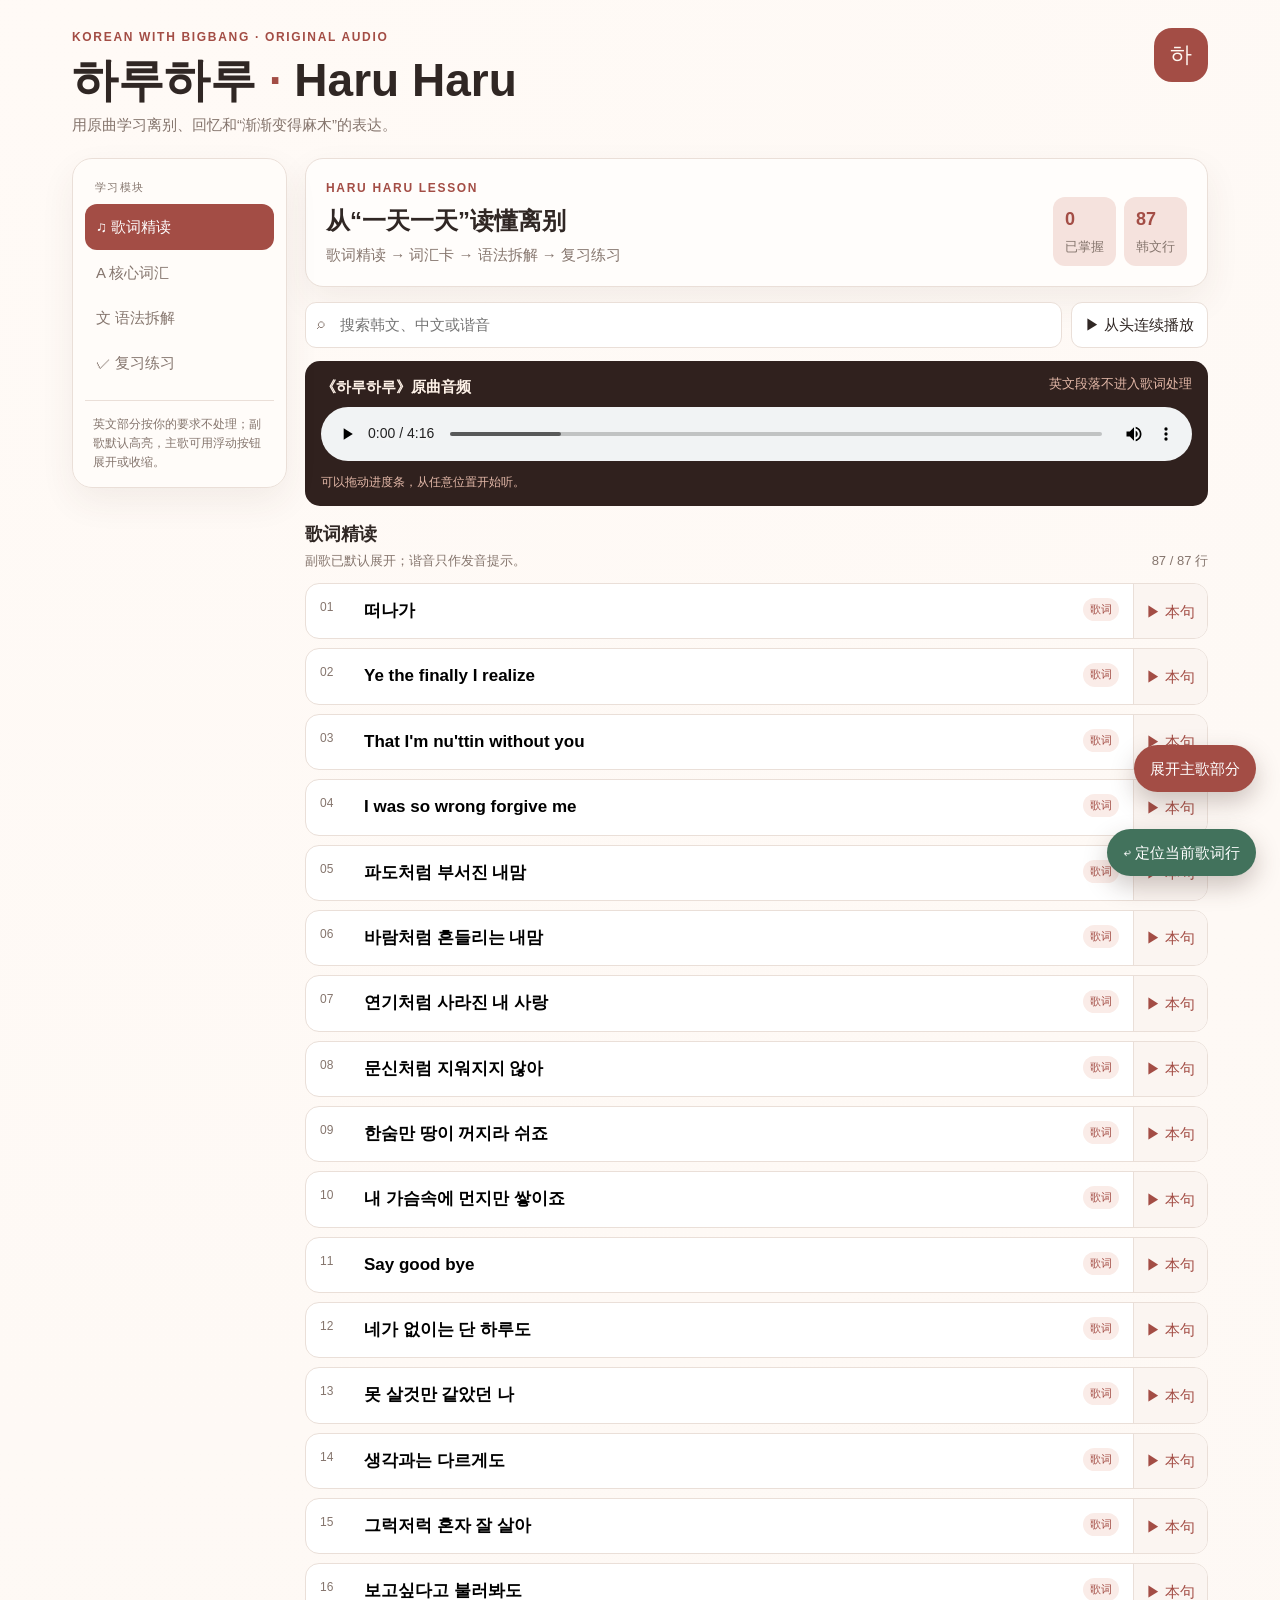
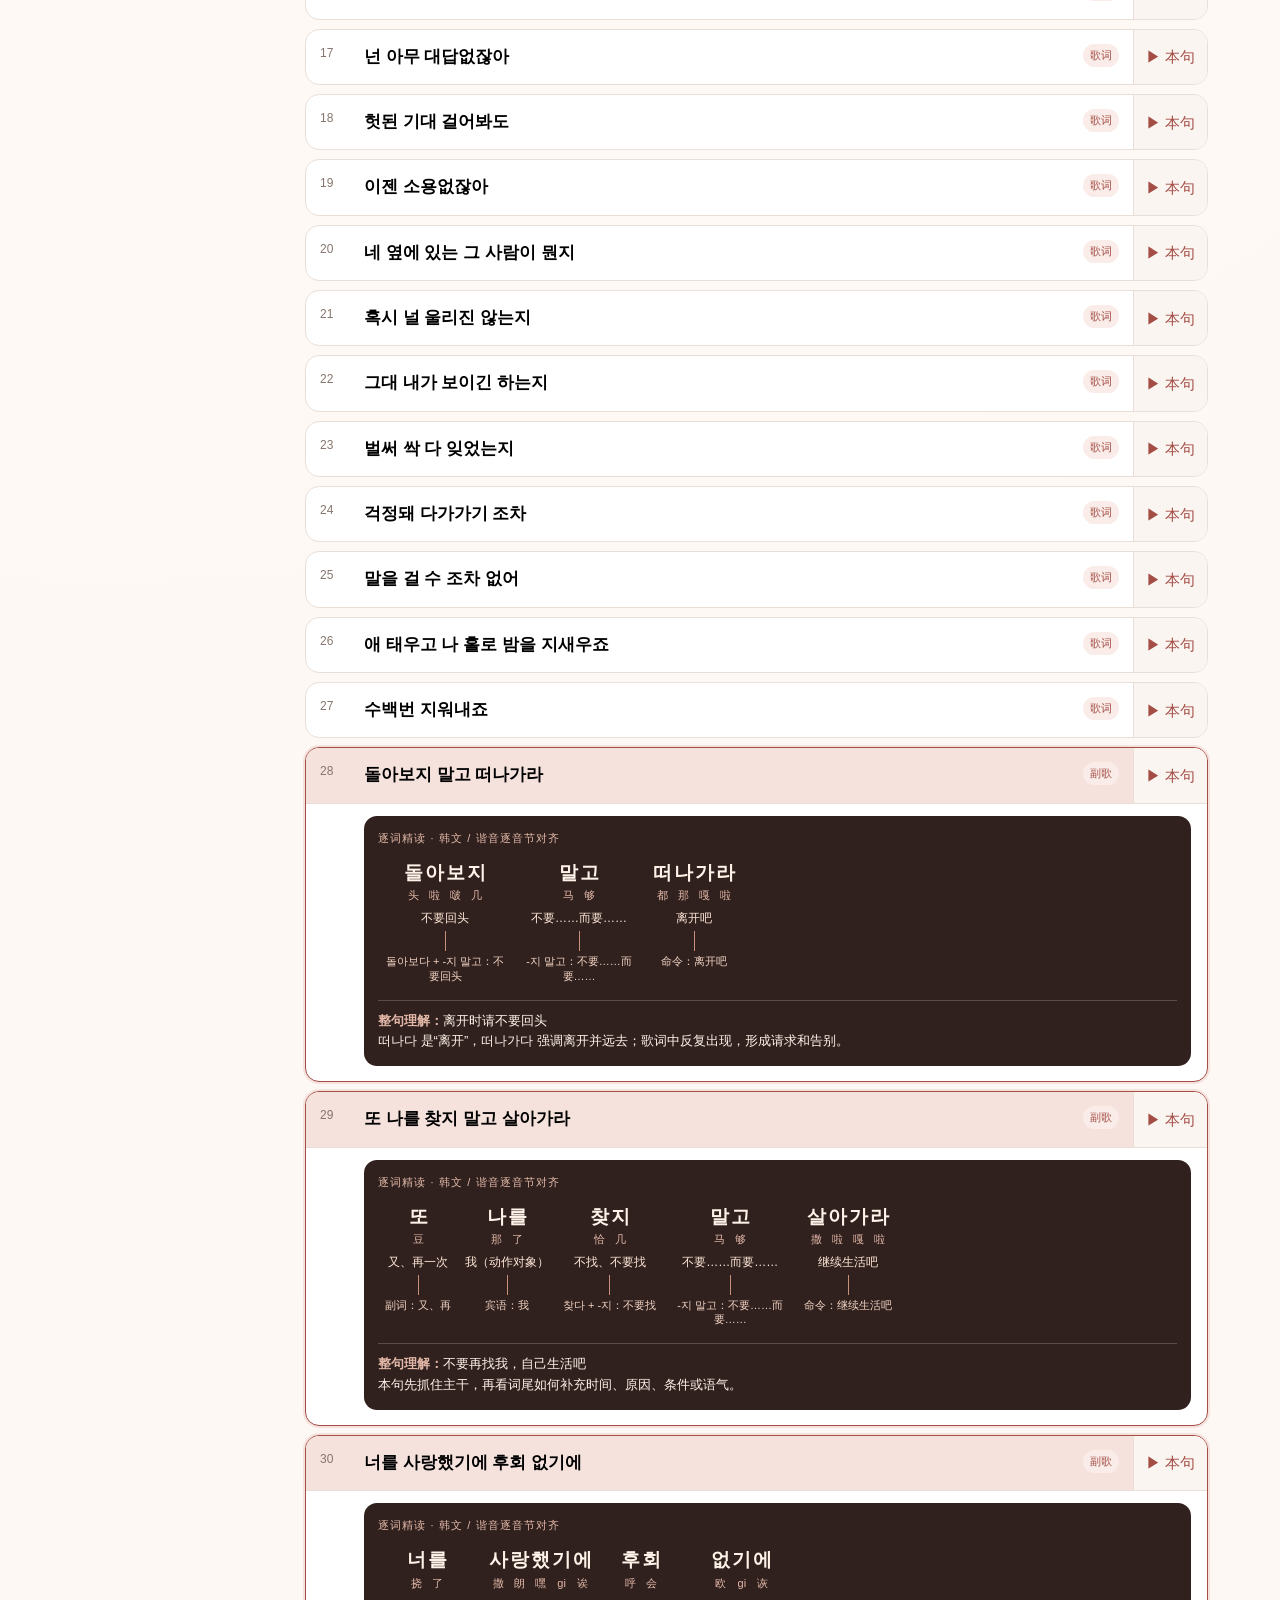
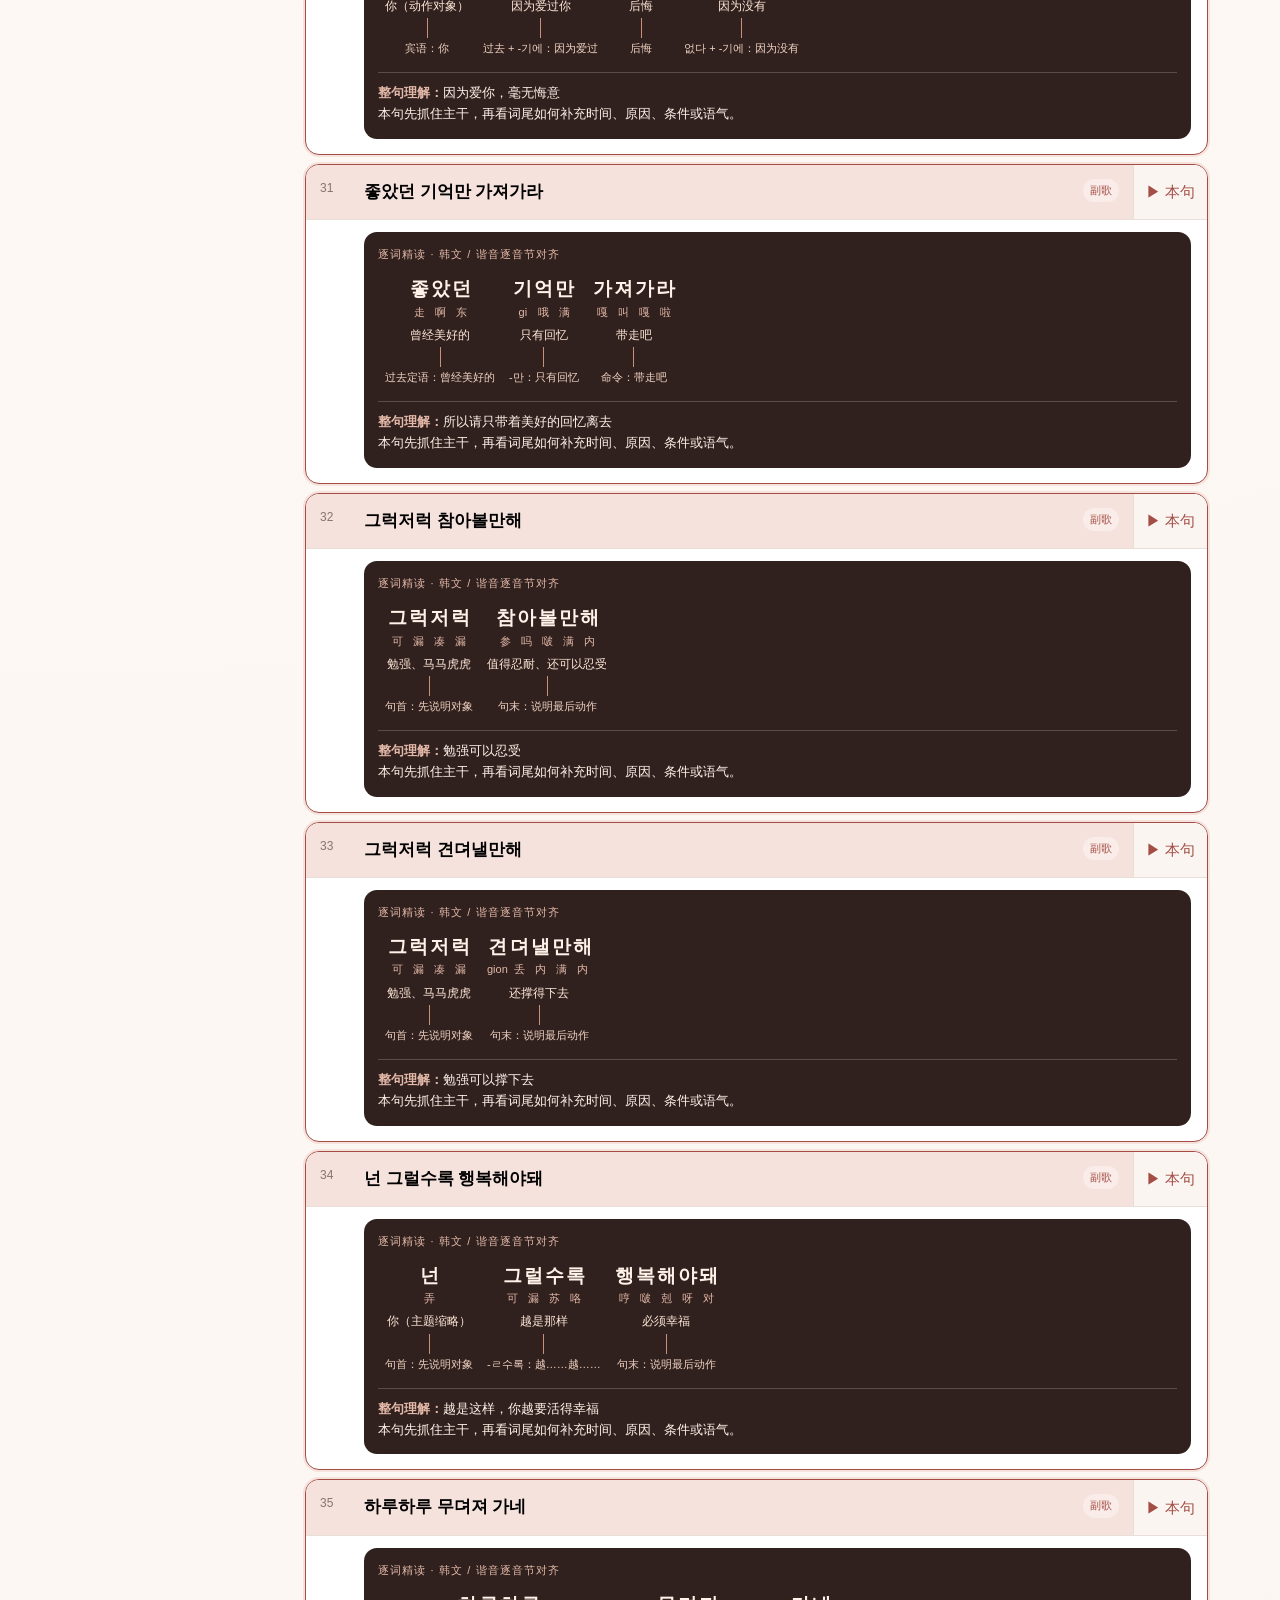
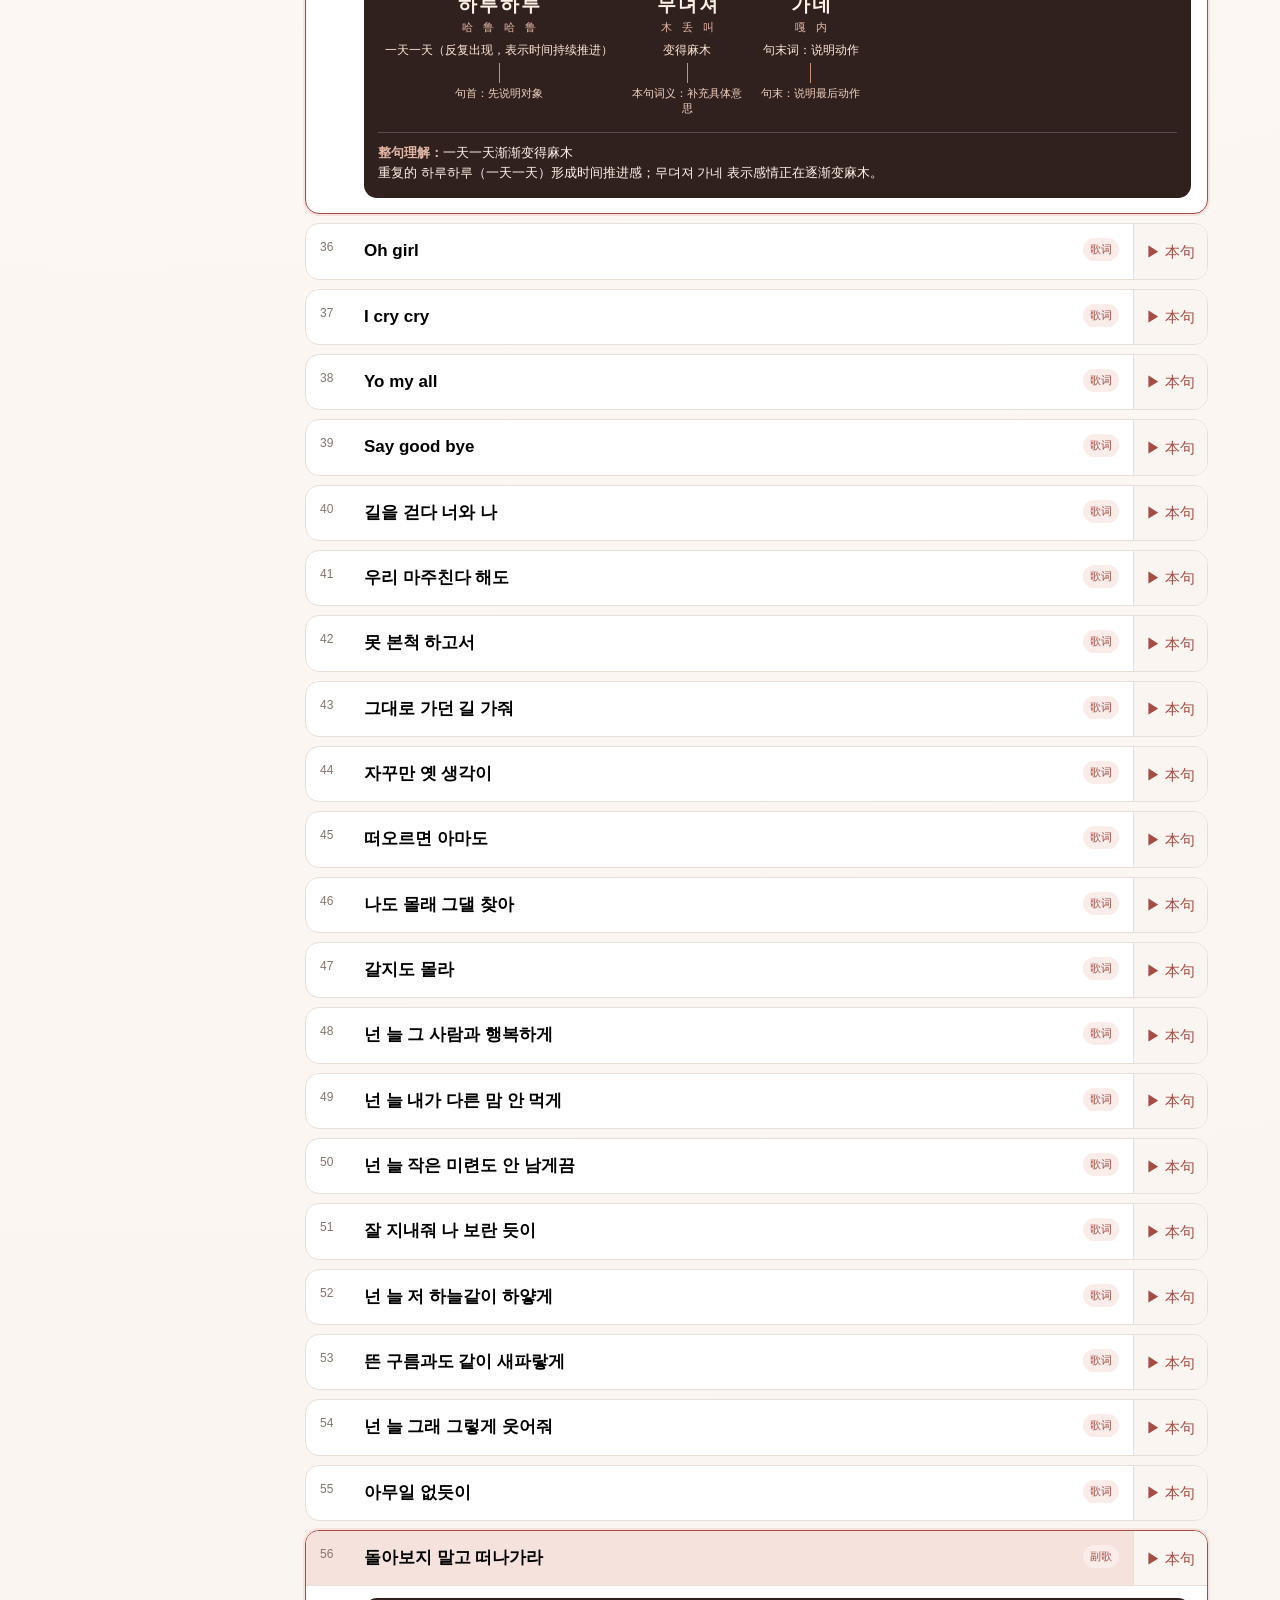
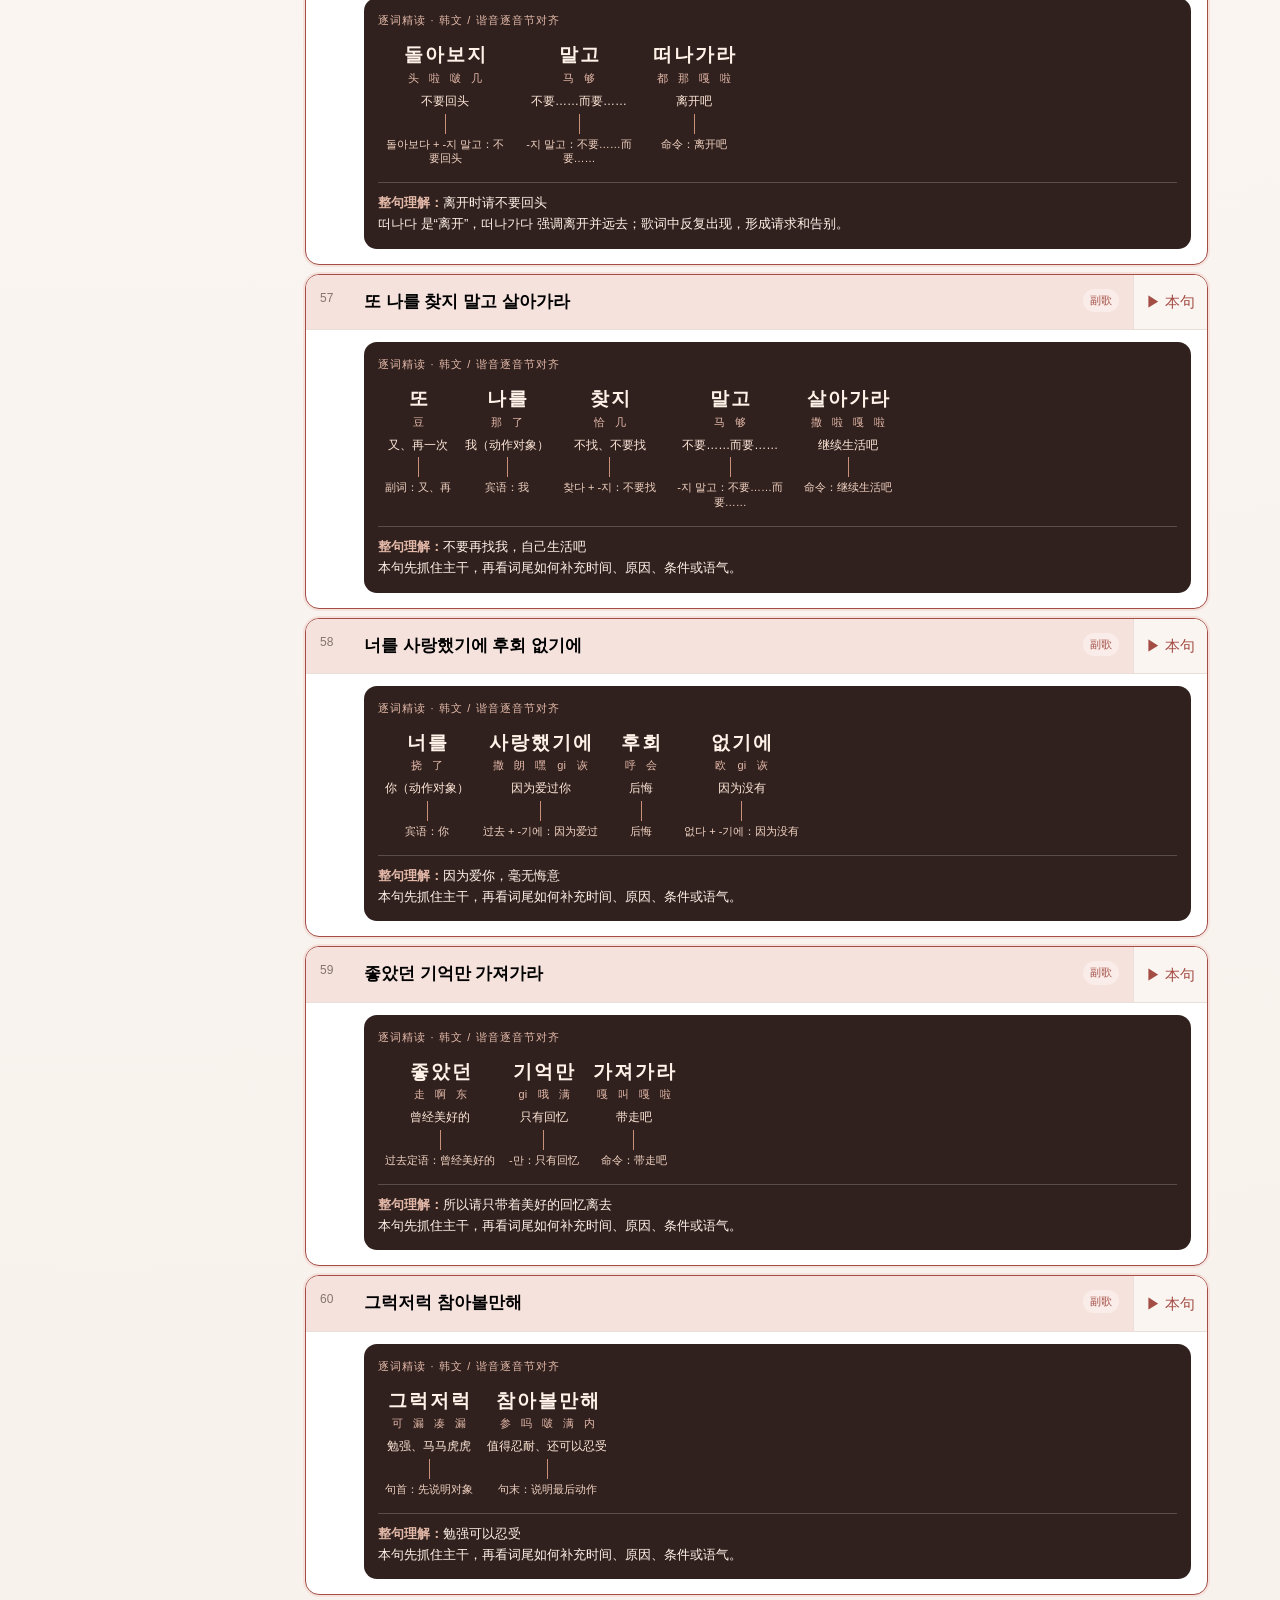
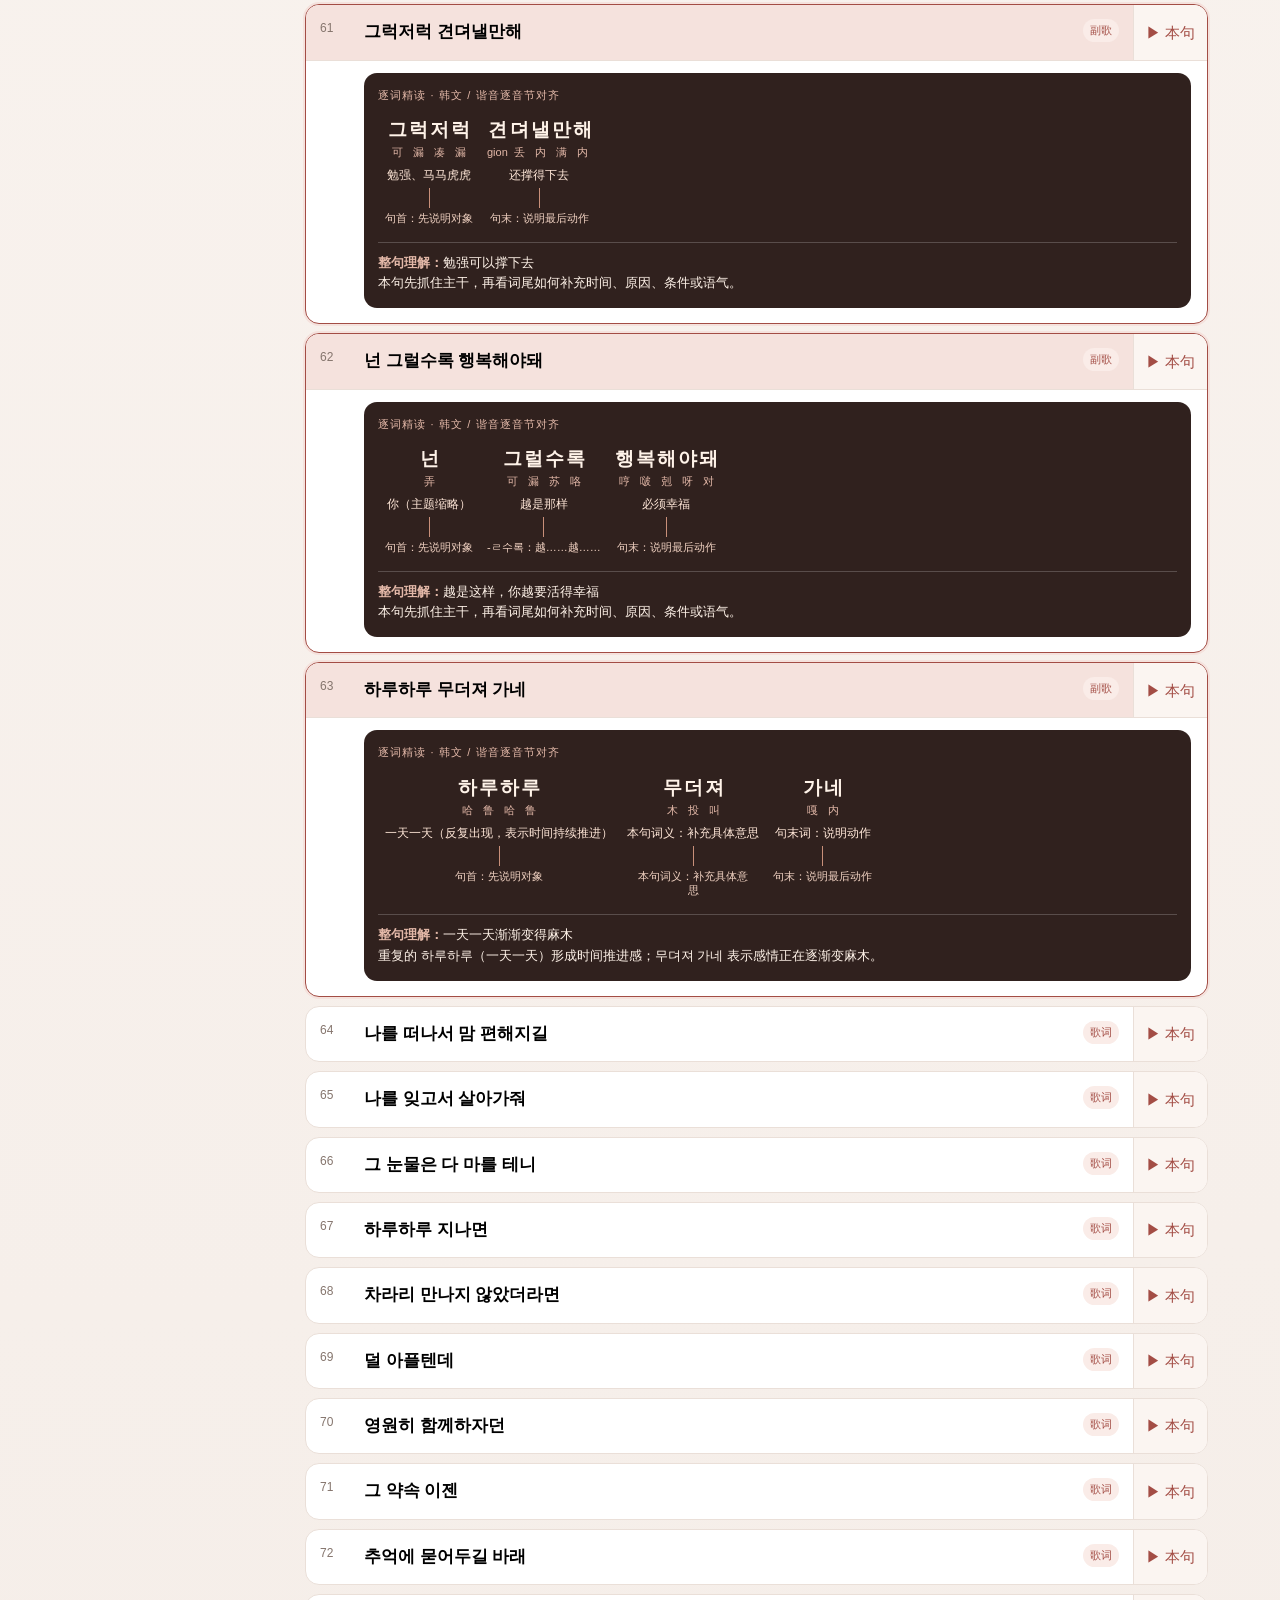
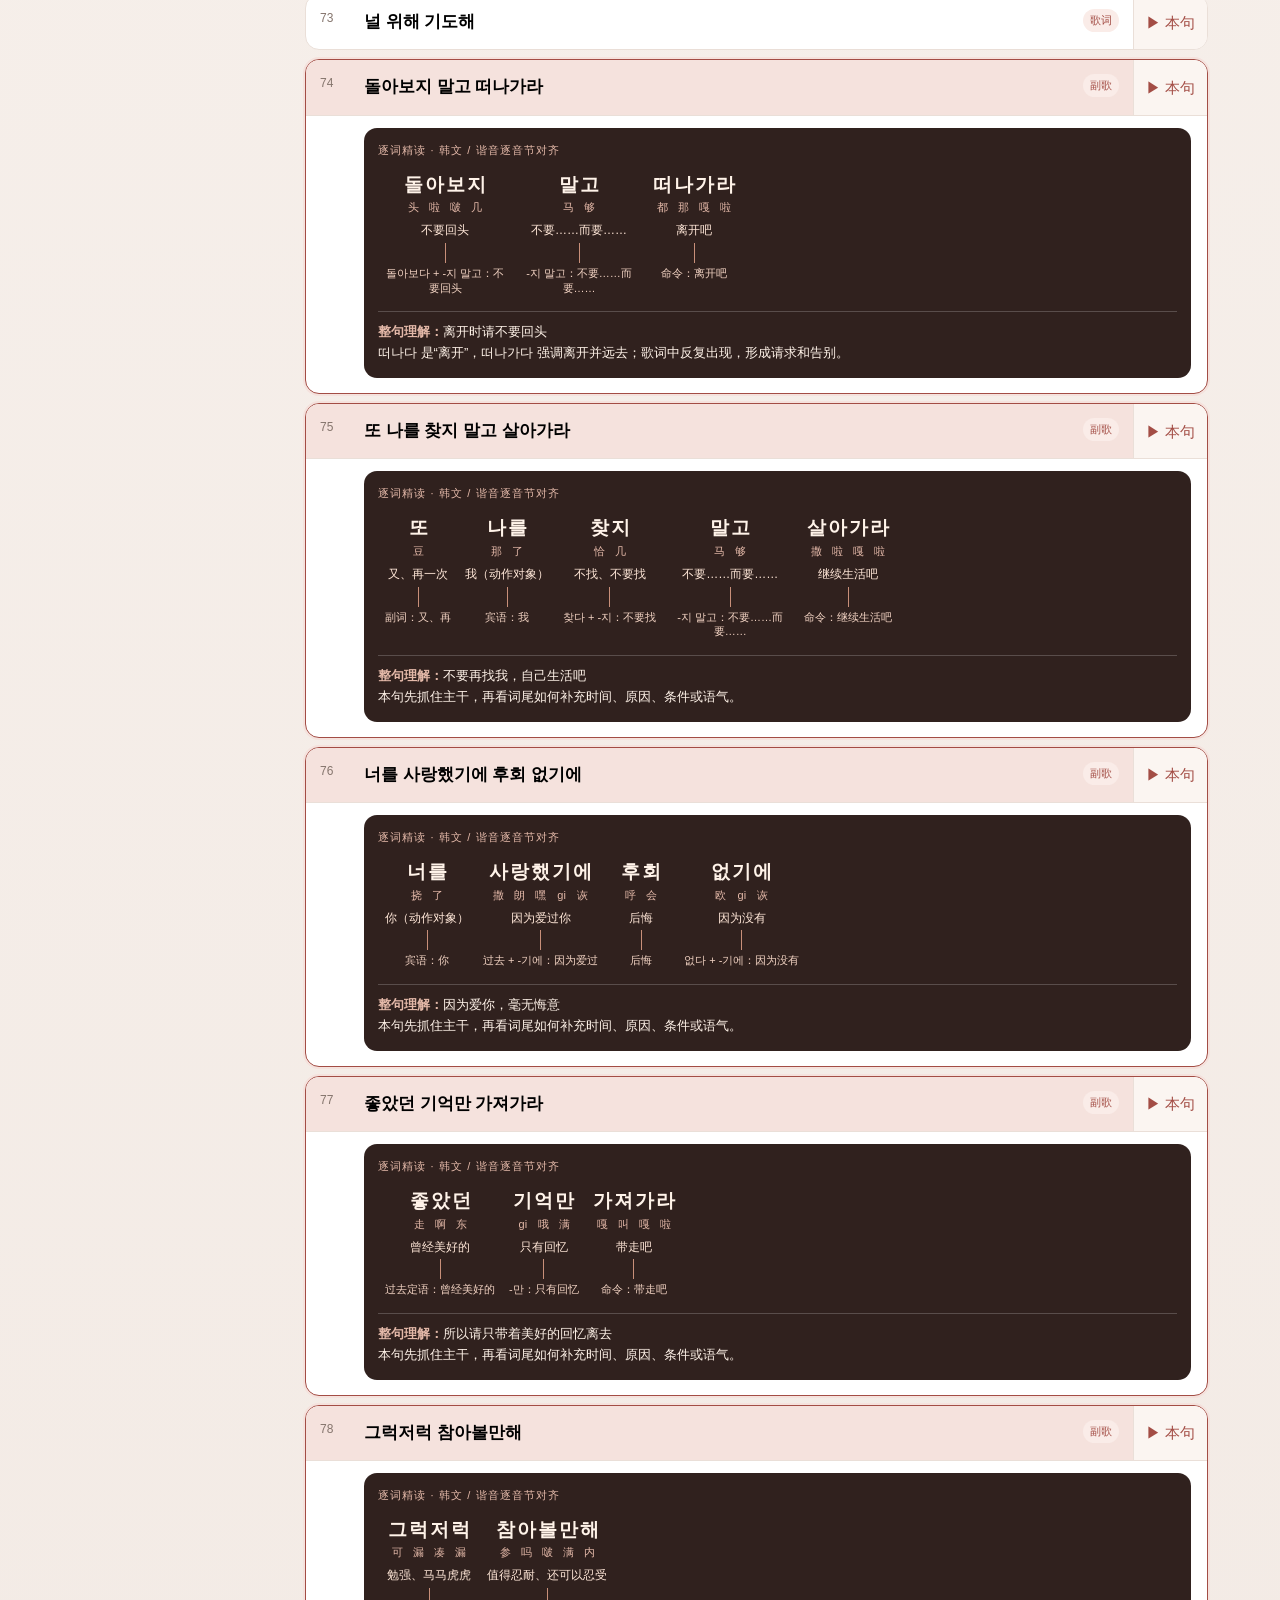
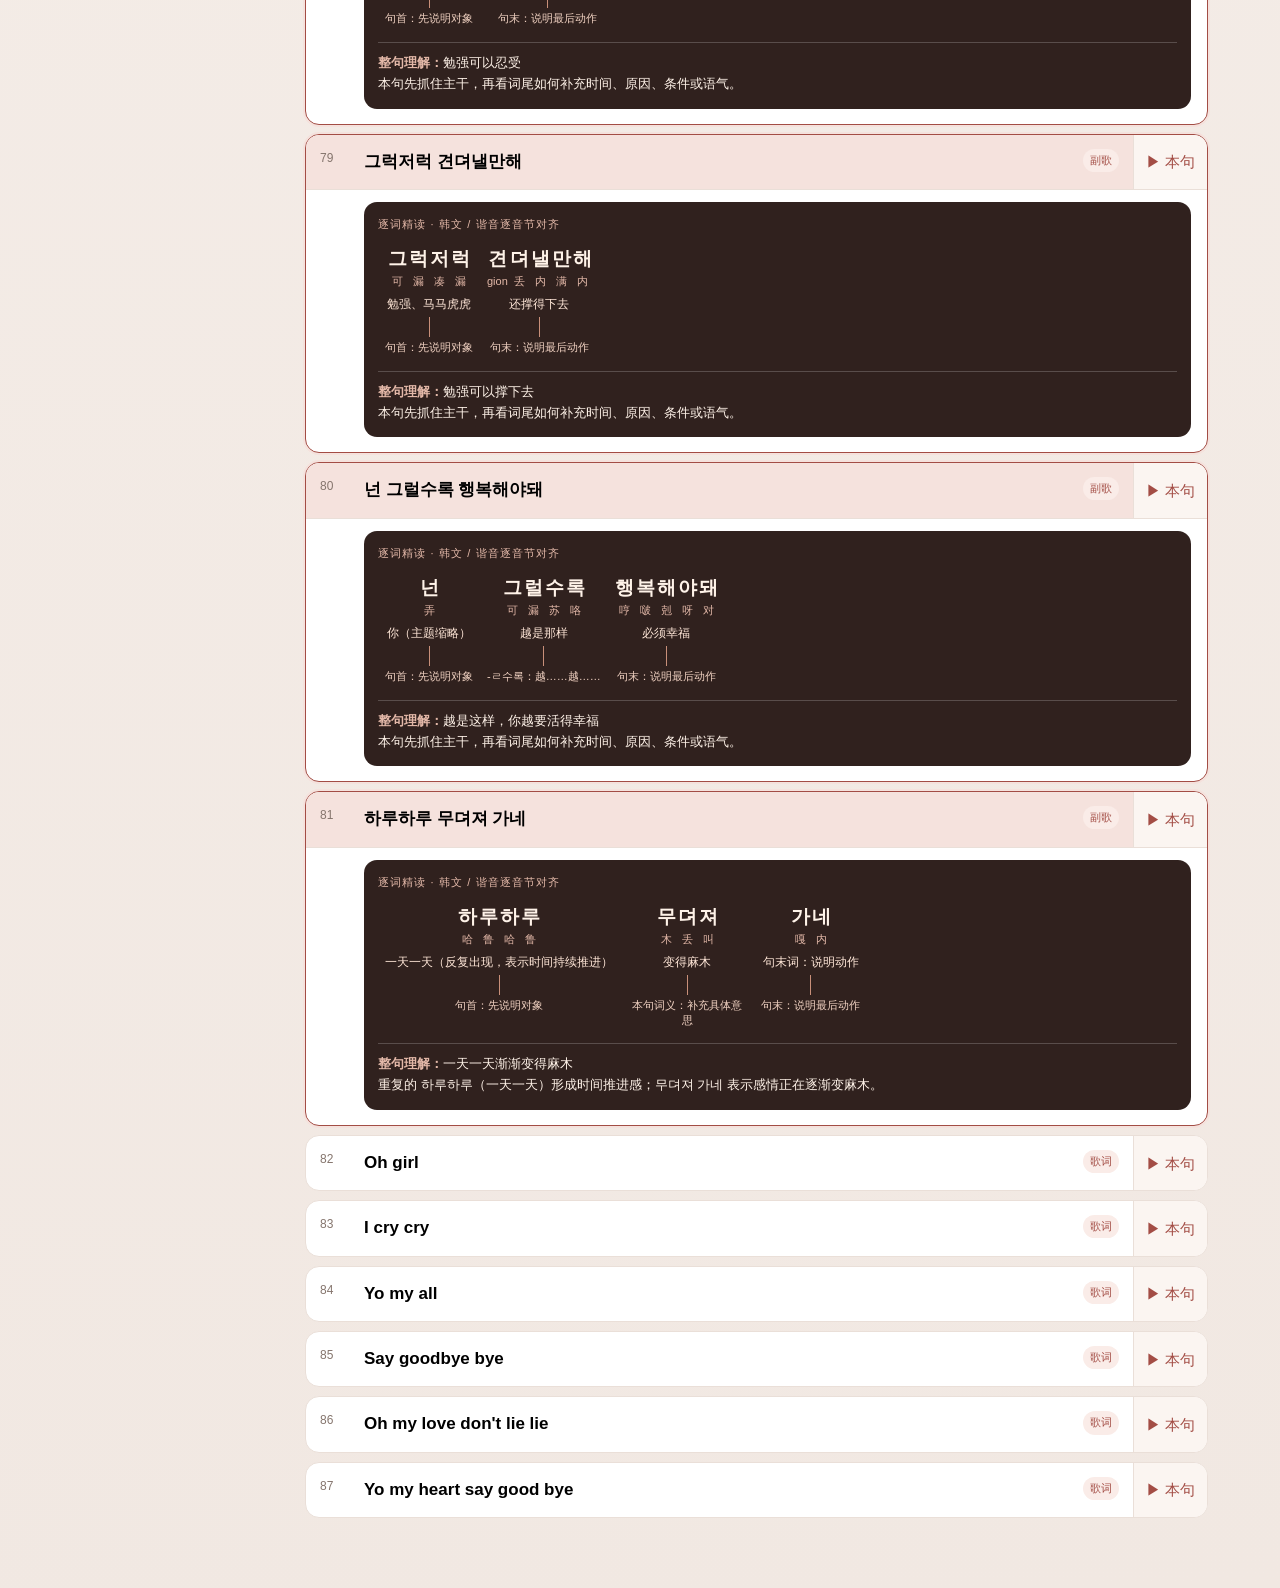
<file: haru-haru-original-audio/index.html>
<!doctype html><html lang="zh-CN"><head><meta charset="utf-8"><meta name="viewport" content="width=device-width,initial-scale=1"><title>하루하루 · Haru Haru</title><link rel="stylesheet" href="../bigbang-study.css"></head><body><div class="app"><header class="top"><div><div class="eyebrow">Korean with BIGBANG · Original Audio</div><h1>하루하루 <span style="color:var(--accent)">·</span> Haru Haru</h1><p>用原曲学习离别、回忆和“渐渐变得麻木”的表达。</p></div><div class="mark">하</div></header><div class="shell"><aside class="side"><div class="side-title">学习模块</div><button class="nav active" data-tab="lyrics">♫ 歌词精读</button><button class="nav" data-tab="vocab">A 核心词汇</button><button class="nav" data-tab="grammar">文 语法拆解</button><button class="nav" data-tab="practice">✓ 复习练习</button><div class="side-note">英文部分按你的要求不处理；副歌默认高亮，主歌可用浮动按钮展开或收缩。</div></aside><main><section class="hero"><div><div class="eyebrow">Haru Haru lesson</div><h2>从“一天一天”读懂离别</h2><p>歌词精读 → 词汇卡 → 语法拆解 → 复习练习</p></div><div class="stats"><div class="stat"><b id="mastered">0</b><small>已掌握</small></div><div class="stat"><b id="lineTotal">0</b><small>韩文行</small></div></div></section><section class="section active" id="lyricsSection"><div class="toolbar"><div class="search"><span>⌕</span><input id="search" placeholder="搜索韩文、中文或谐音"></div><button class="btn" id="continuous">▶ 从头连续播放</button></div><div class="player"><div class="player-top"><strong>《하루하루》原曲音频</strong><small>英文段落不进入歌词处理</small></div><audio id="audio" controls preload="metadata" src="audio/haru-haru-original.mp3?v=20260915"></audio><div class="status" id="status">可以拖动进度条，从任意位置开始听。</div></div><div class="head"><div><h3>歌词精读</h3><p>副歌已默认展开；谐音只作发音提示。</p></div><span class="muted" id="count"></span></div><div class="lyrics" id="lyrics"></div></section><section class="section" id="vocabSection"><div class="toolbar"><div class="search"><span>⌕</span><input id="vsearch" placeholder="搜索词汇或中文释义"></div></div><div class="head"><div><h3>核心词汇</h3><p>歌曲中的离别、情绪和变化词汇。</p></div><span class="muted" id="vcount"></span></div><div class="grid" id="vocab"></div></section><section class="section" id="grammarSection"><div class="head"><div><h3>语法拆解</h3><p>语法点均连接到韩文歌词。</p></div></div><div class="grid" id="grammars"></div></section><section class="section" id="practiceSection"><div class="head"><div><h3>复习练习</h3><p>先回忆，再显示答案。</p></div></div><div class="card practice" id="practice"></div></section></main></div></div><button class="verse-toggle" id="verseToggle">展开主歌部分</button><button class="locator" id="locator">↩ 定位当前歌词行</button><script>window.SONG_KEY='haru-haru';</script><script src="../bigbang-study.js"></script></body></html>
<script src="../bigbang-study-detail.js?v=20260915-5"></script>
</file>
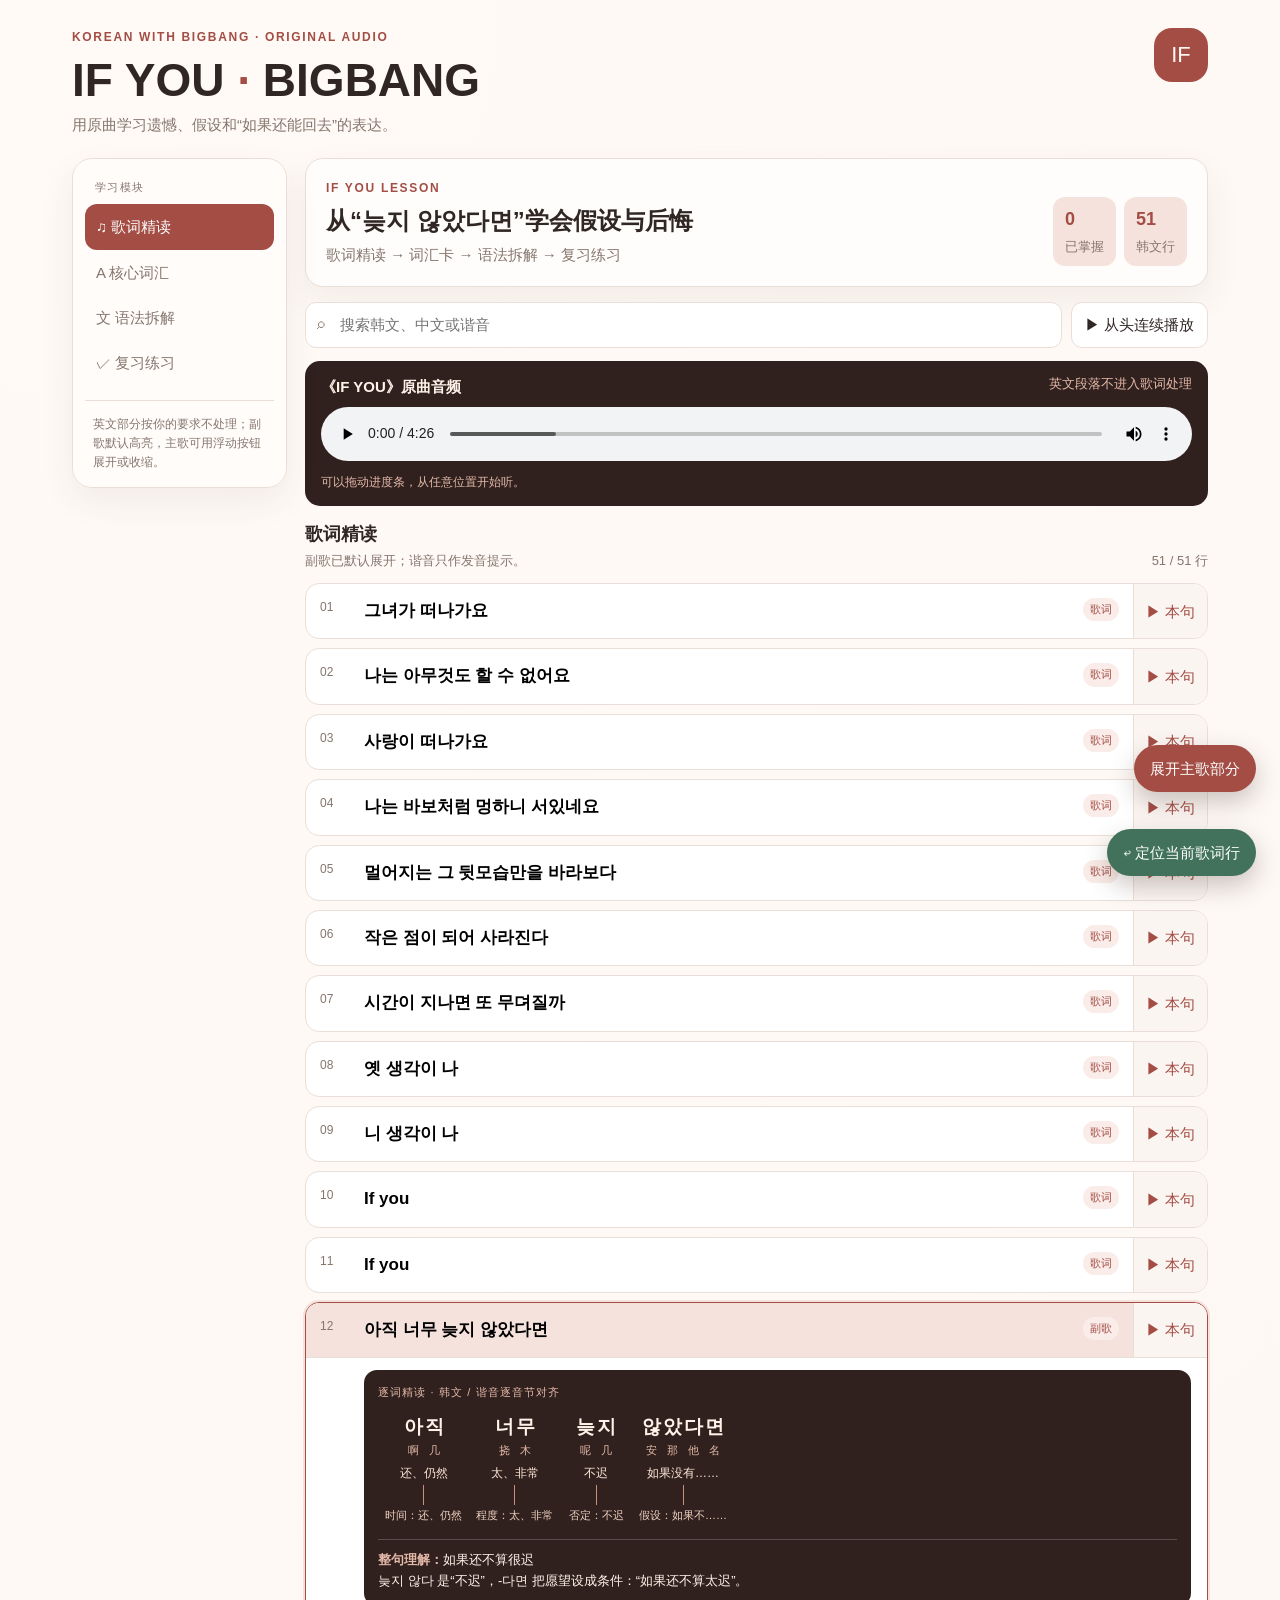
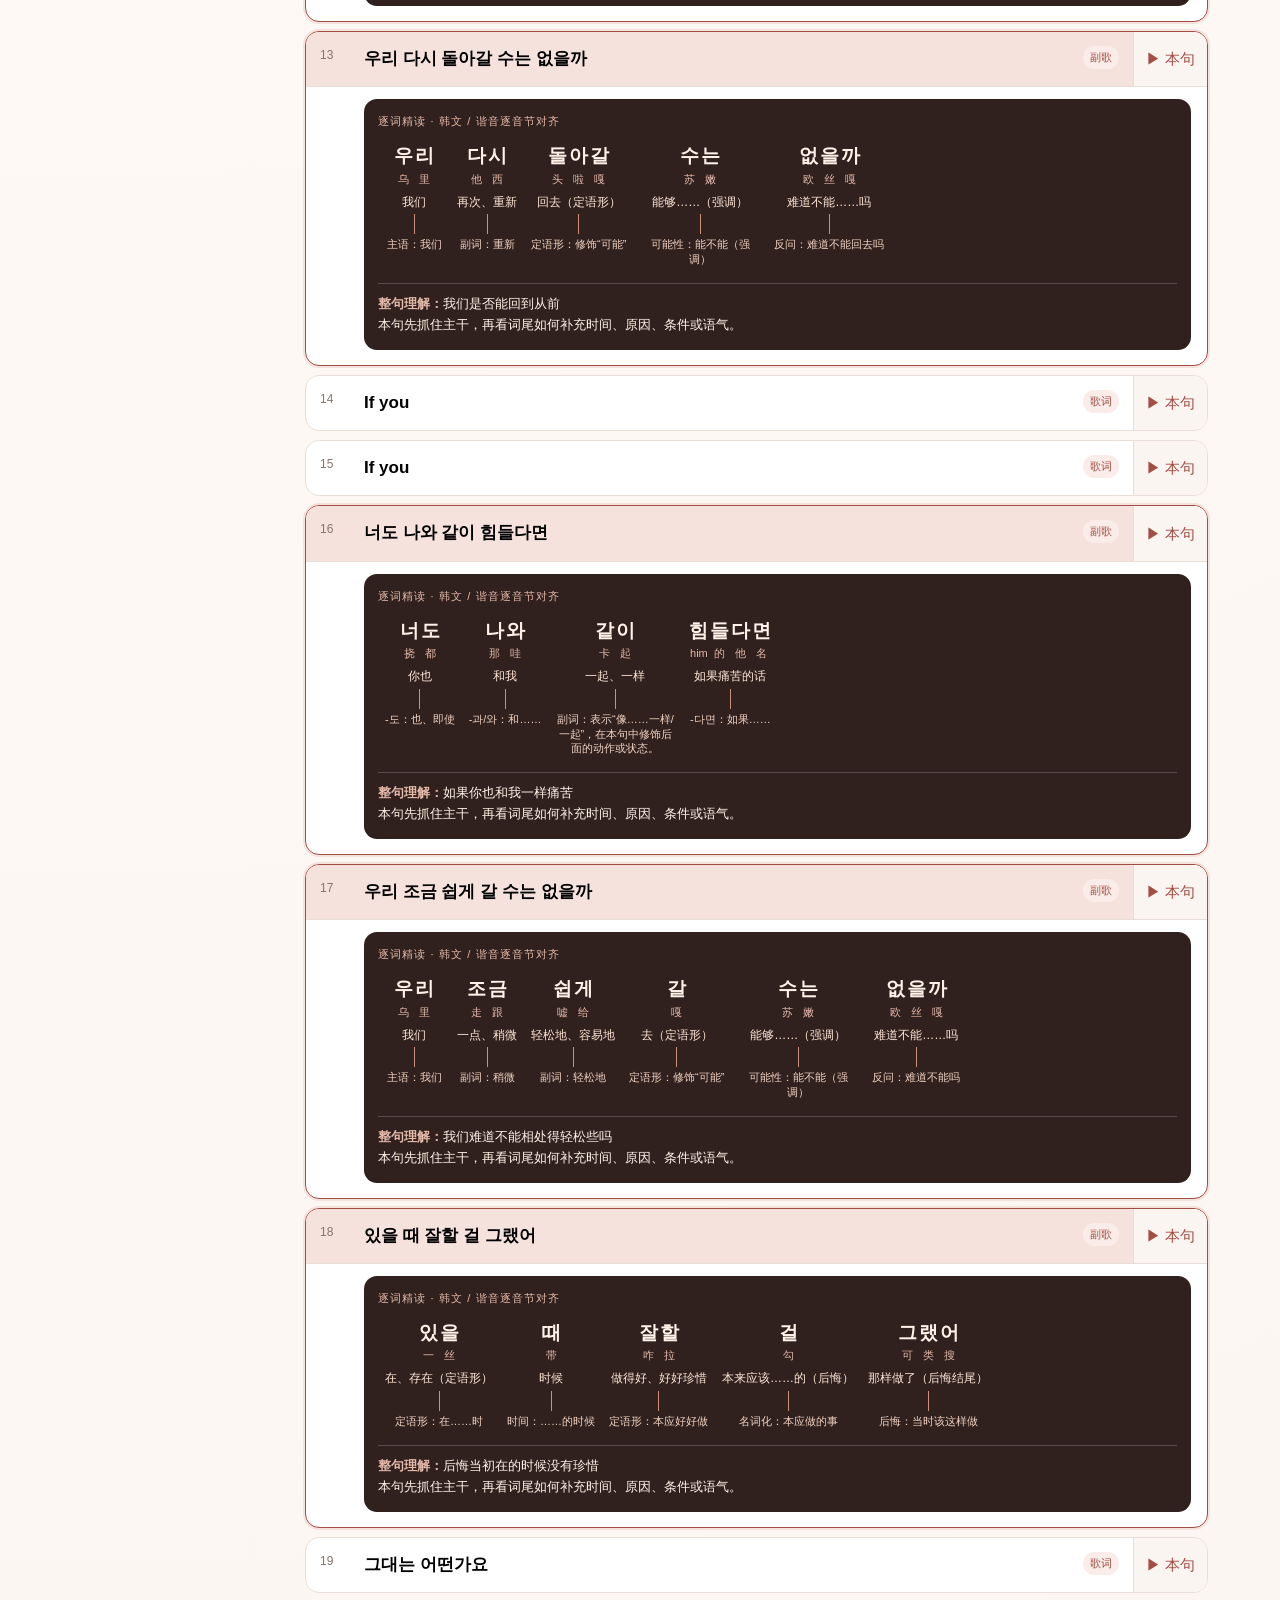
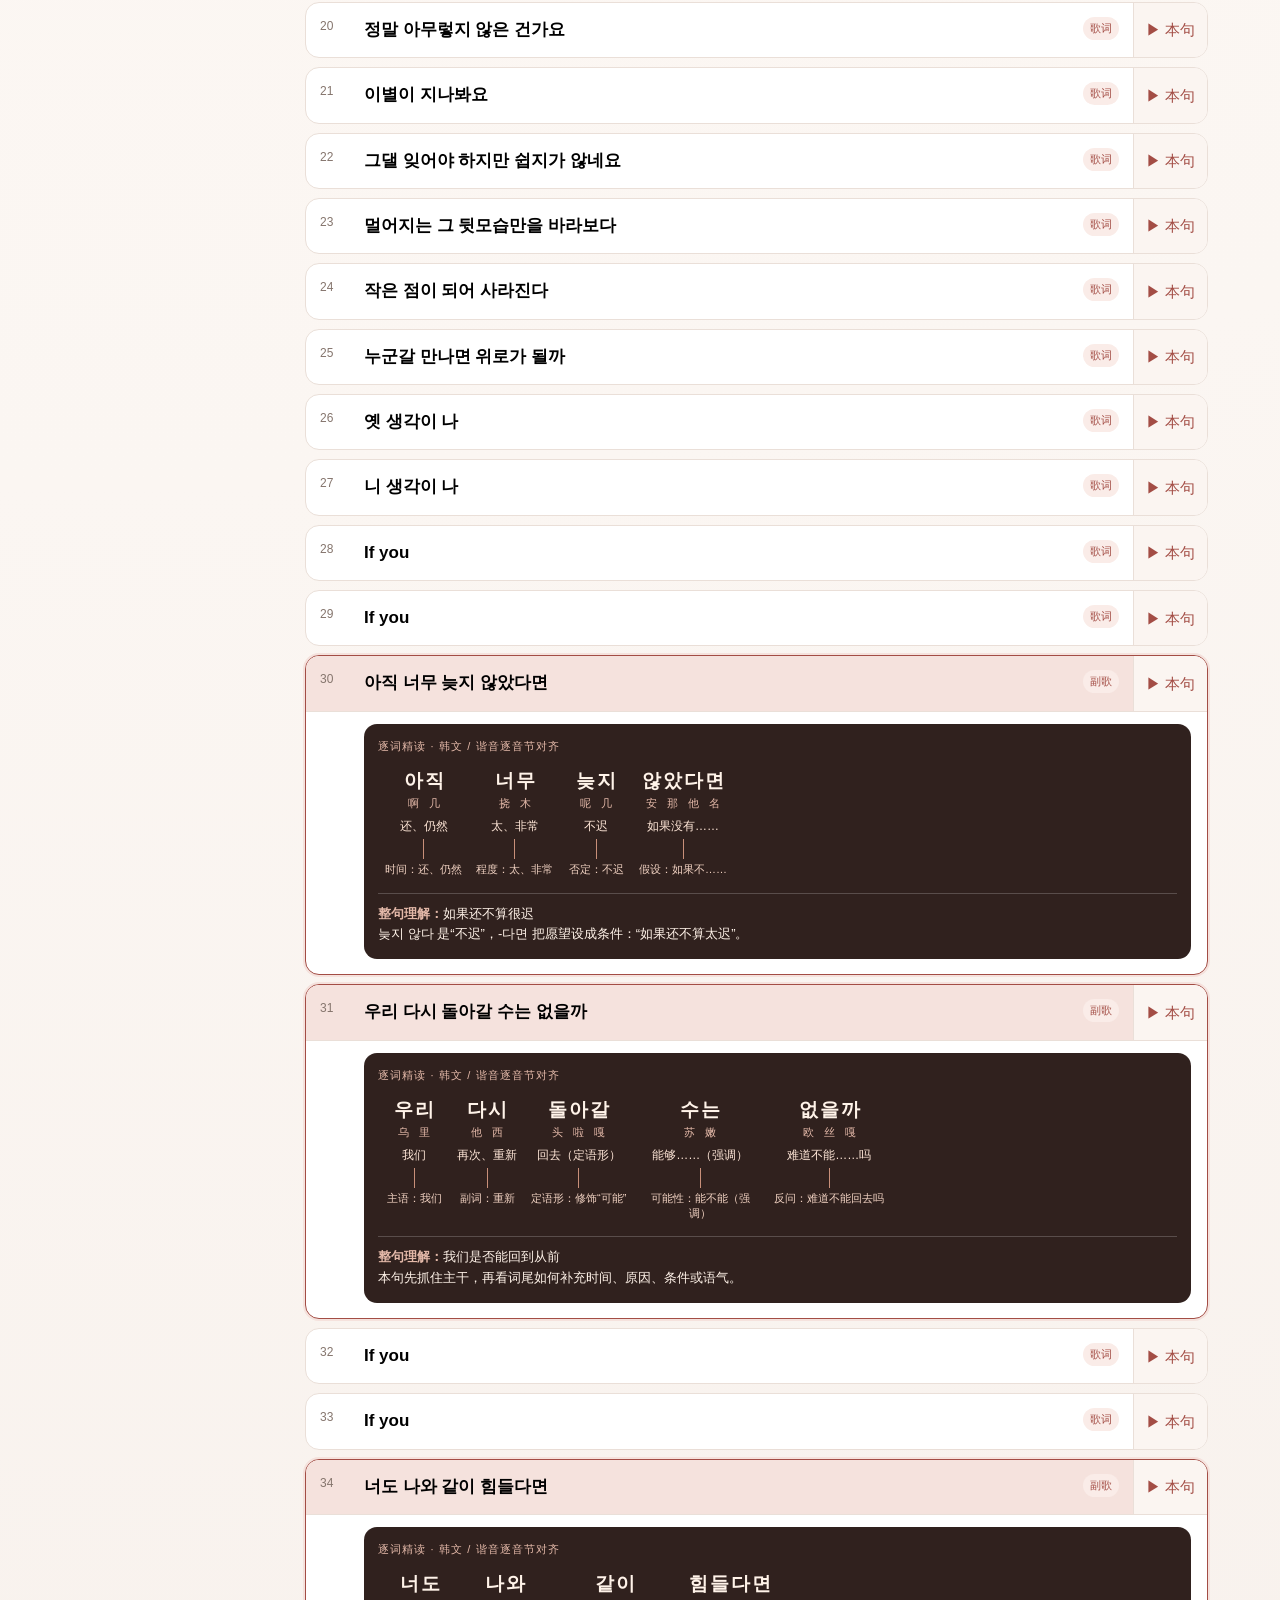
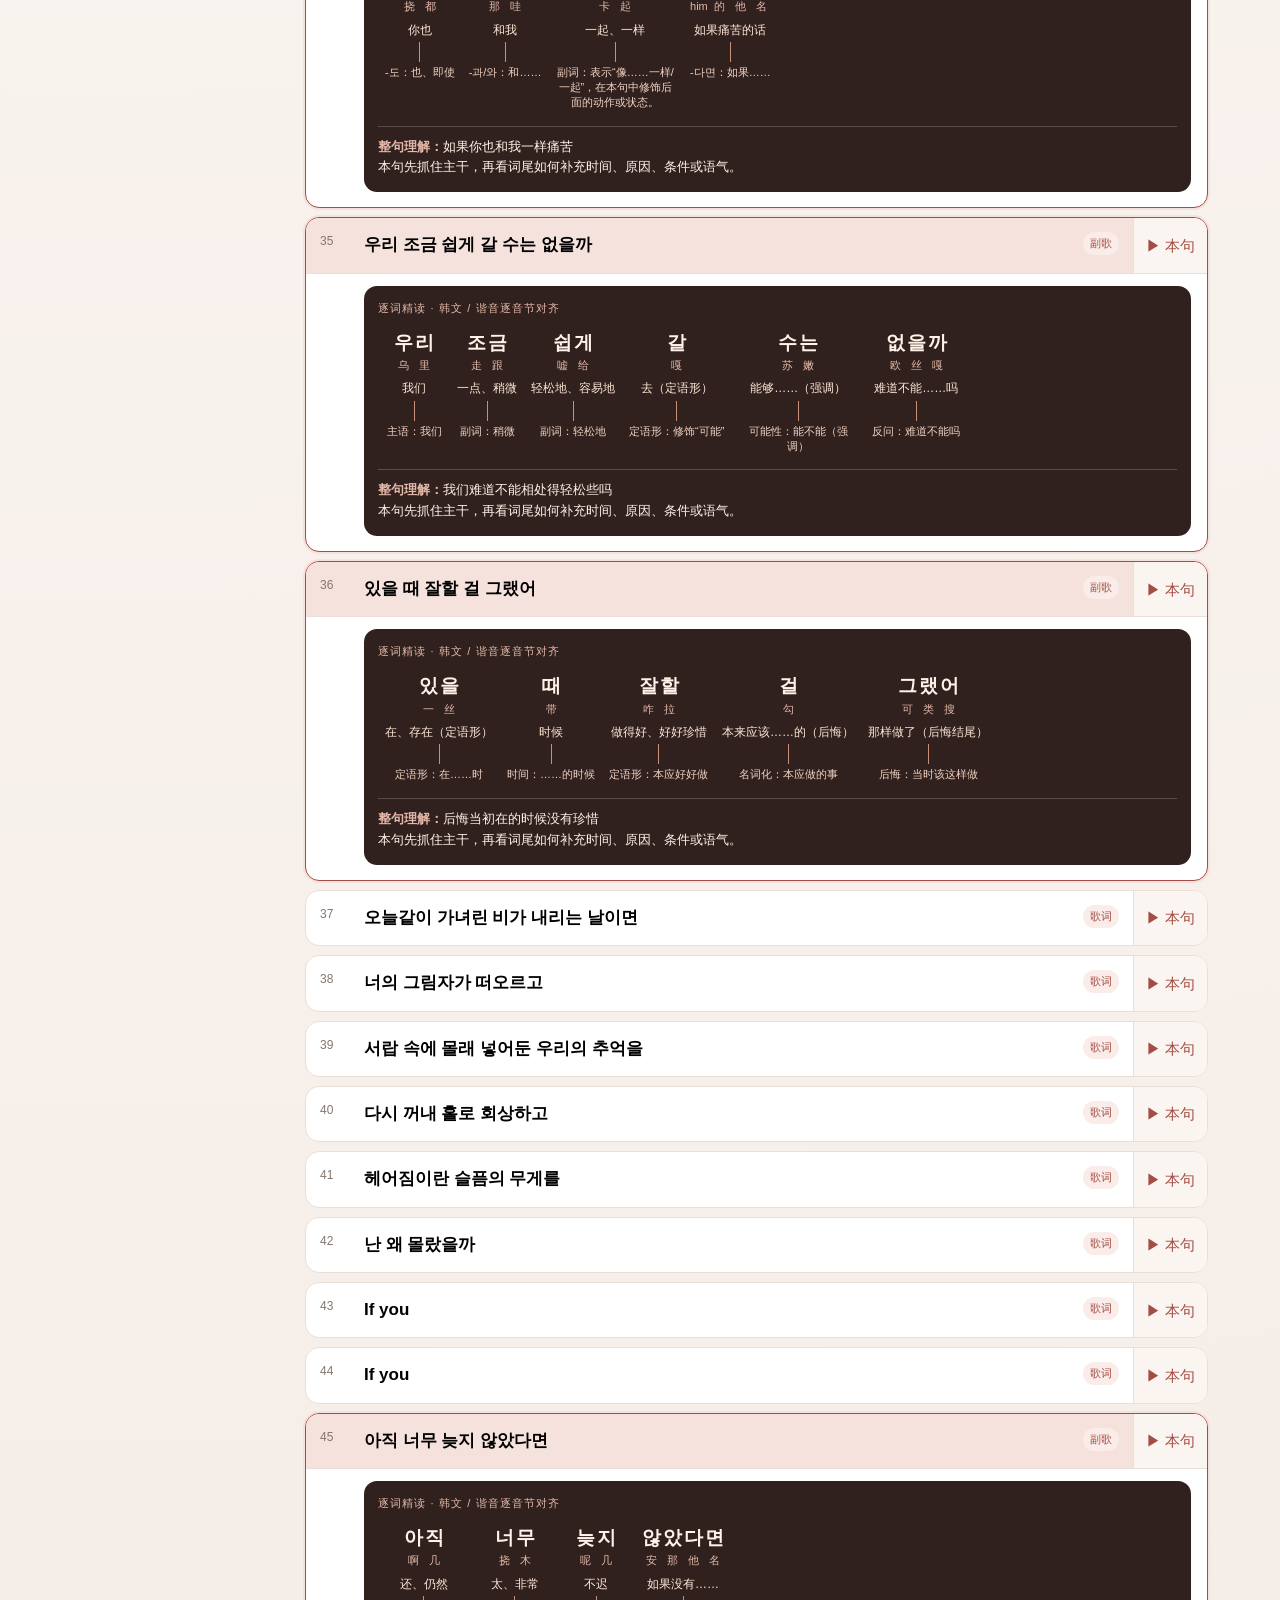
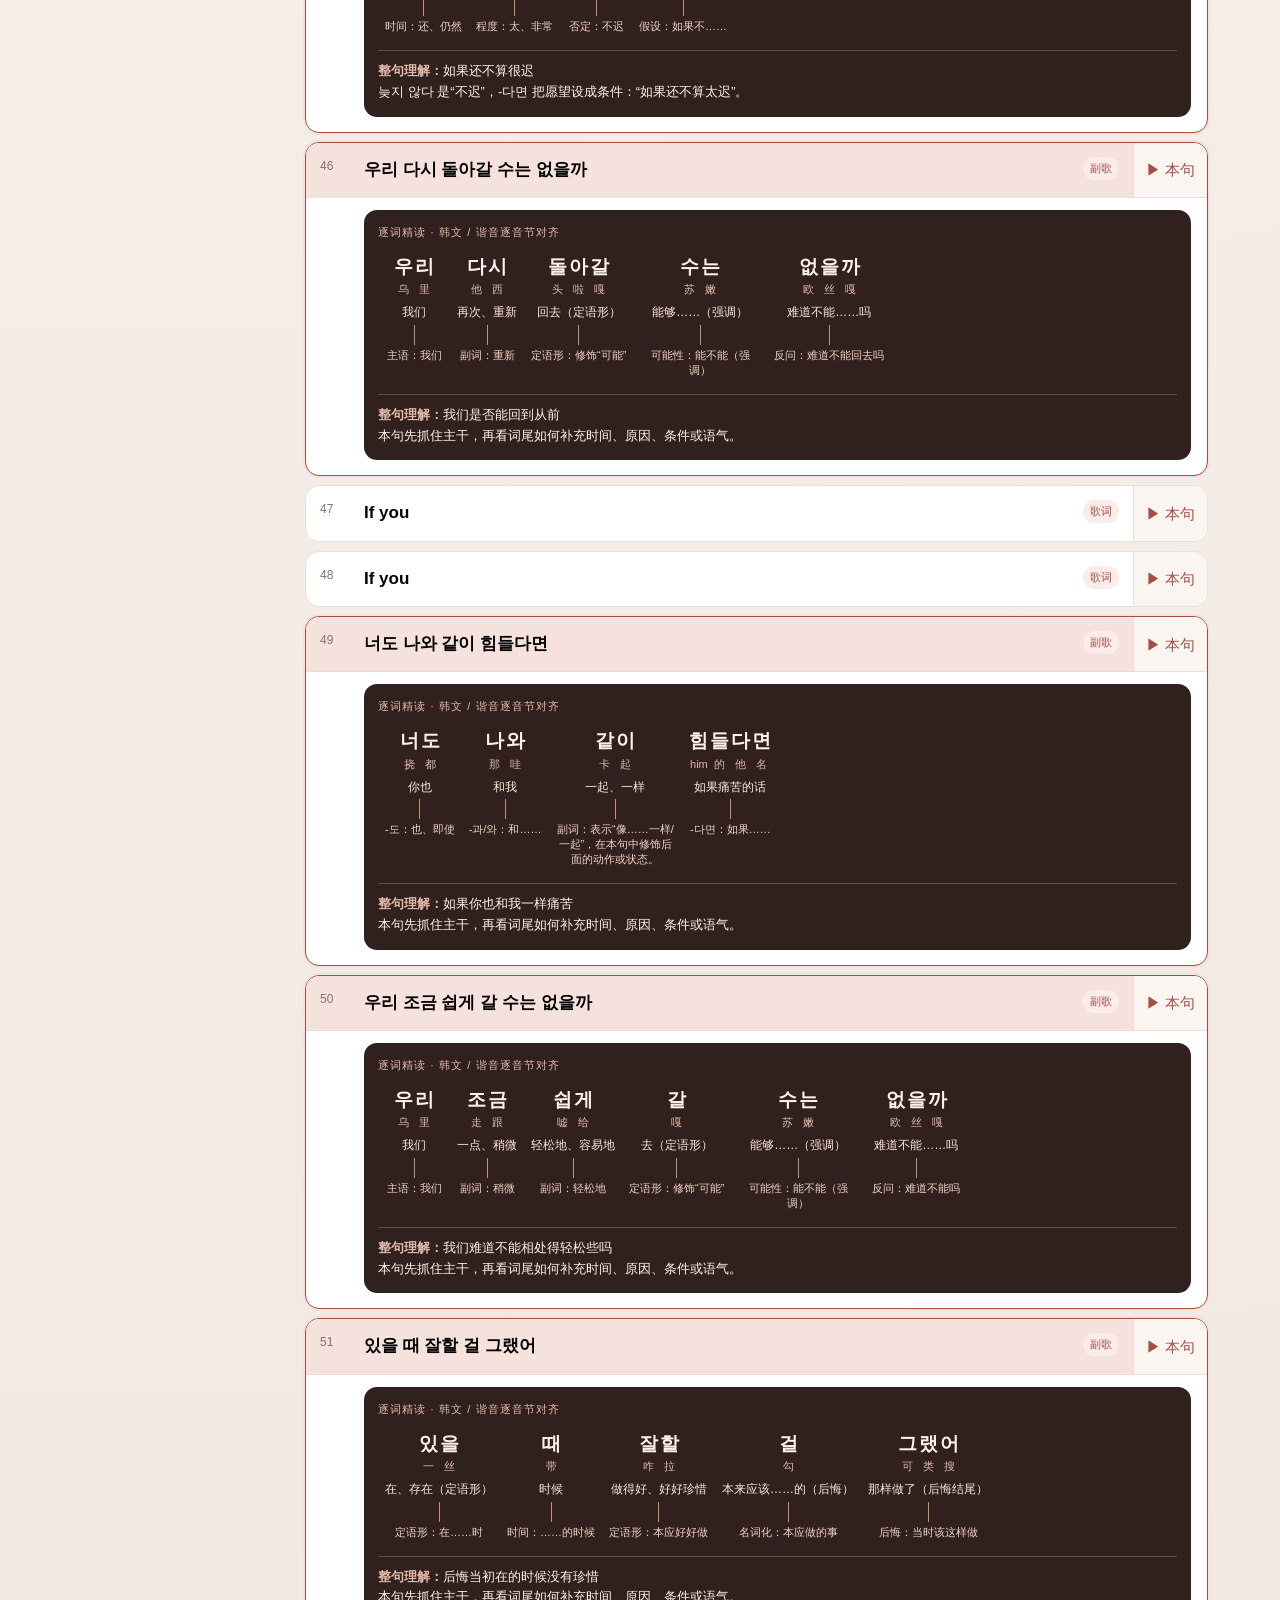
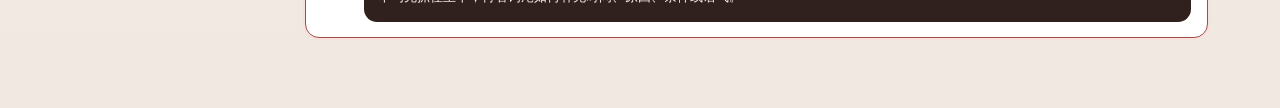
<file: if-you-original-audio/index.html>
<!doctype html><html lang="zh-CN"><head><meta charset="utf-8"><meta name="viewport" content="width=device-width,initial-scale=1"><title>IF YOU · BIGBANG</title><link rel="stylesheet" href="../bigbang-study.css"></head><body><div class="app"><header class="top"><div><div class="eyebrow">Korean with BIGBANG · Original Audio</div><h1>IF YOU <span style="color:var(--accent)">·</span> BIGBANG</h1><p>用原曲学习遗憾、假设和“如果还能回去”的表达。</p></div><div class="mark">IF</div></header><div class="shell"><aside class="side"><div class="side-title">学习模块</div><button class="nav active" data-tab="lyrics">♫ 歌词精读</button><button class="nav" data-tab="vocab">A 核心词汇</button><button class="nav" data-tab="grammar">文 语法拆解</button><button class="nav" data-tab="practice">✓ 复习练习</button><div class="side-note">英文部分按你的要求不处理；副歌默认高亮，主歌可用浮动按钮展开或收缩。</div></aside><main><section class="hero"><div><div class="eyebrow">IF YOU lesson</div><h2>从“늦지 않았다면”学会假设与后悔</h2><p>歌词精读 → 词汇卡 → 语法拆解 → 复习练习</p></div><div class="stats"><div class="stat"><b id="mastered">0</b><small>已掌握</small></div><div class="stat"><b id="lineTotal">0</b><small>韩文行</small></div></div></section><section class="section active" id="lyricsSection"><div class="toolbar"><div class="search"><span>⌕</span><input id="search" placeholder="搜索韩文、中文或谐音"></div><button class="btn" id="continuous">▶ 从头连续播放</button></div><div class="player"><div class="player-top"><strong>《IF YOU》原曲音频</strong><small>英文段落不进入歌词处理</small></div><audio id="audio" controls preload="metadata" src="audio/if-you-original.mp3?v=20260915"></audio><div class="status" id="status">可以拖动进度条，从任意位置开始听。</div></div><div class="head"><div><h3>歌词精读</h3><p>副歌已默认展开；谐音只作发音提示。</p></div><span class="muted" id="count"></span></div><div class="lyrics" id="lyrics"></div></section><section class="section" id="vocabSection"><div class="toolbar"><div class="search"><span>⌕</span><input id="vsearch" placeholder="搜索词汇或中文释义"></div></div><div class="head"><div><h3>核心词汇</h3><p>歌曲中的离别、假设和后悔词汇。</p></div><span class="muted" id="vcount"></span></div><div class="grid" id="vocab"></div></section><section class="section" id="grammarSection"><div class="head"><div><h3>语法拆解</h3><p>语法点均连接到韩文歌词。</p></div></div><div class="grid" id="grammars"></div></section><section class="section" id="practiceSection"><div class="head"><div><h3>复习练习</h3><p>先回忆，再显示答案。</p></div></div><div class="card practice" id="practice"></div></section></main></div></div><button class="verse-toggle" id="verseToggle">展开主歌部分</button><button class="locator" id="locator">↩ 定位当前歌词行</button><script>window.SONG_KEY='if-you';</script><script src="../bigbang-study.js"></script></body></html>
<script src="../bigbang-study-detail.js?v=20260915-5"></script>
</file>
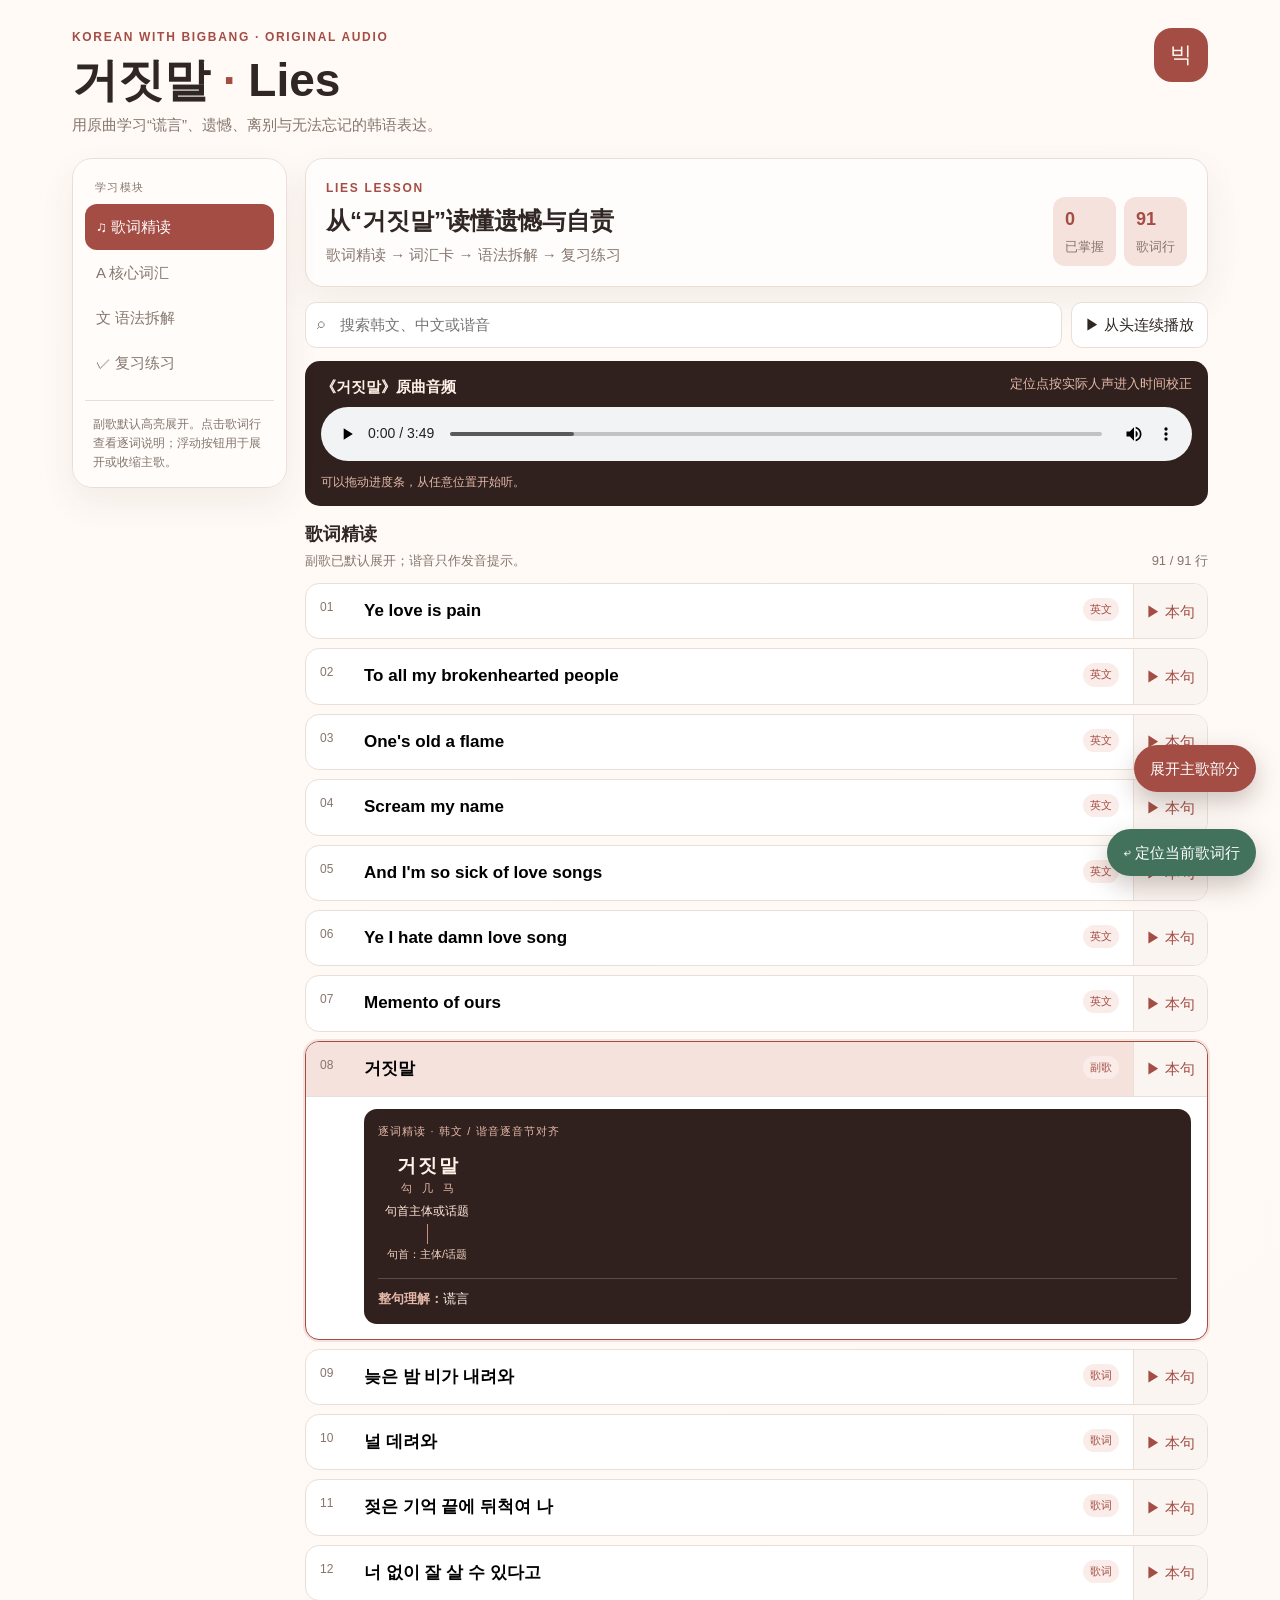
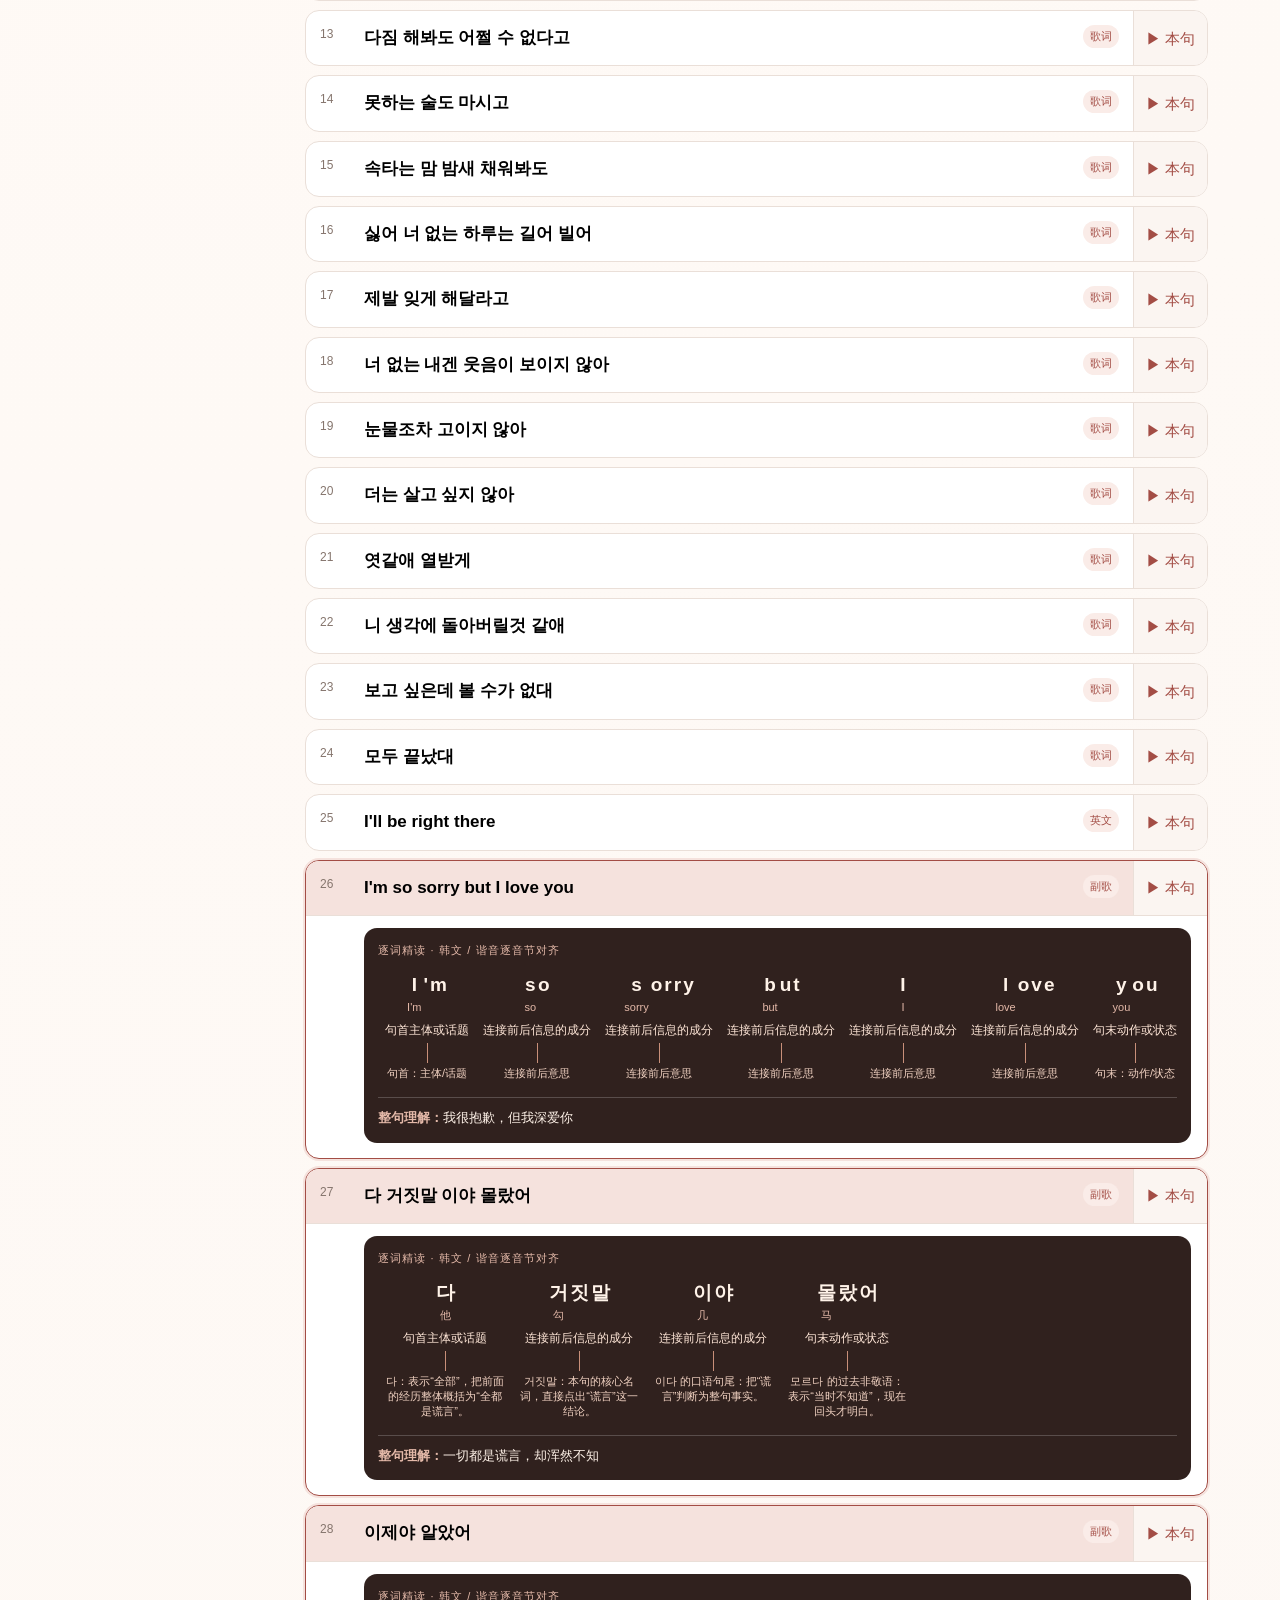
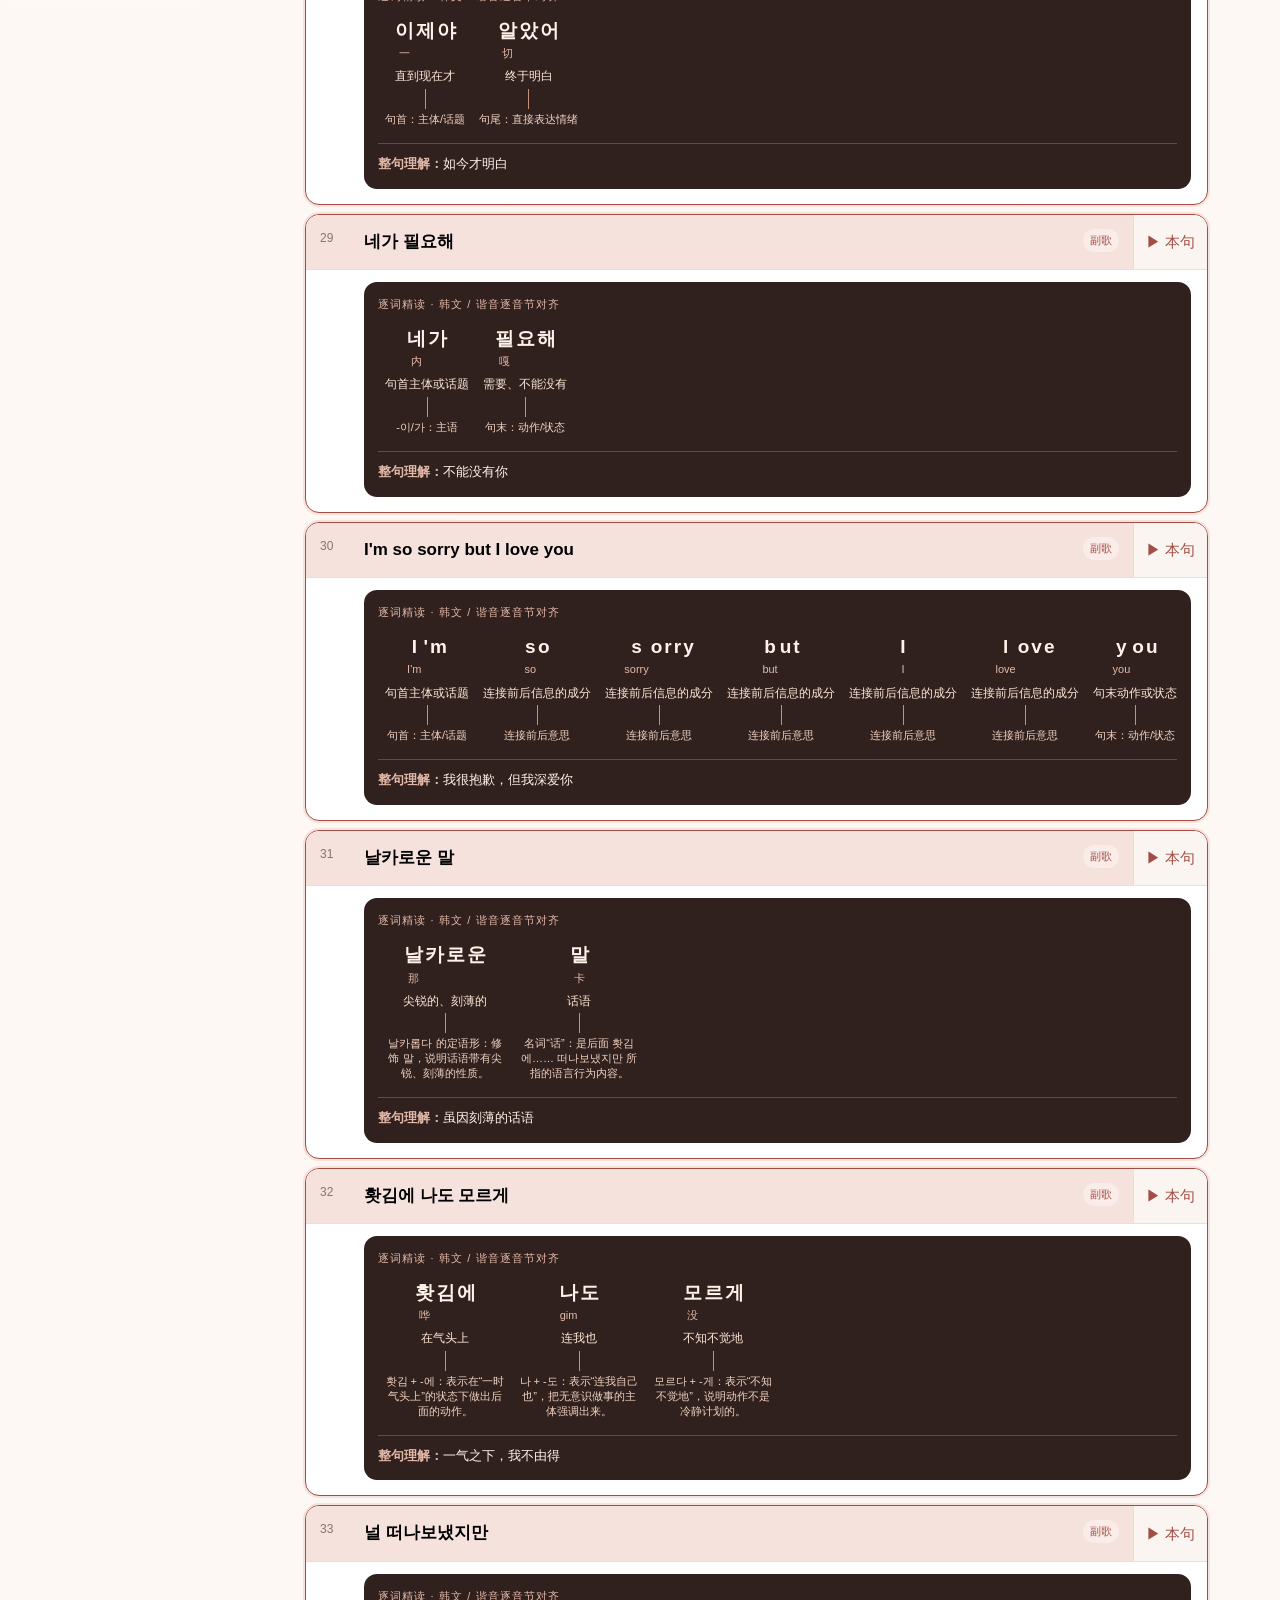
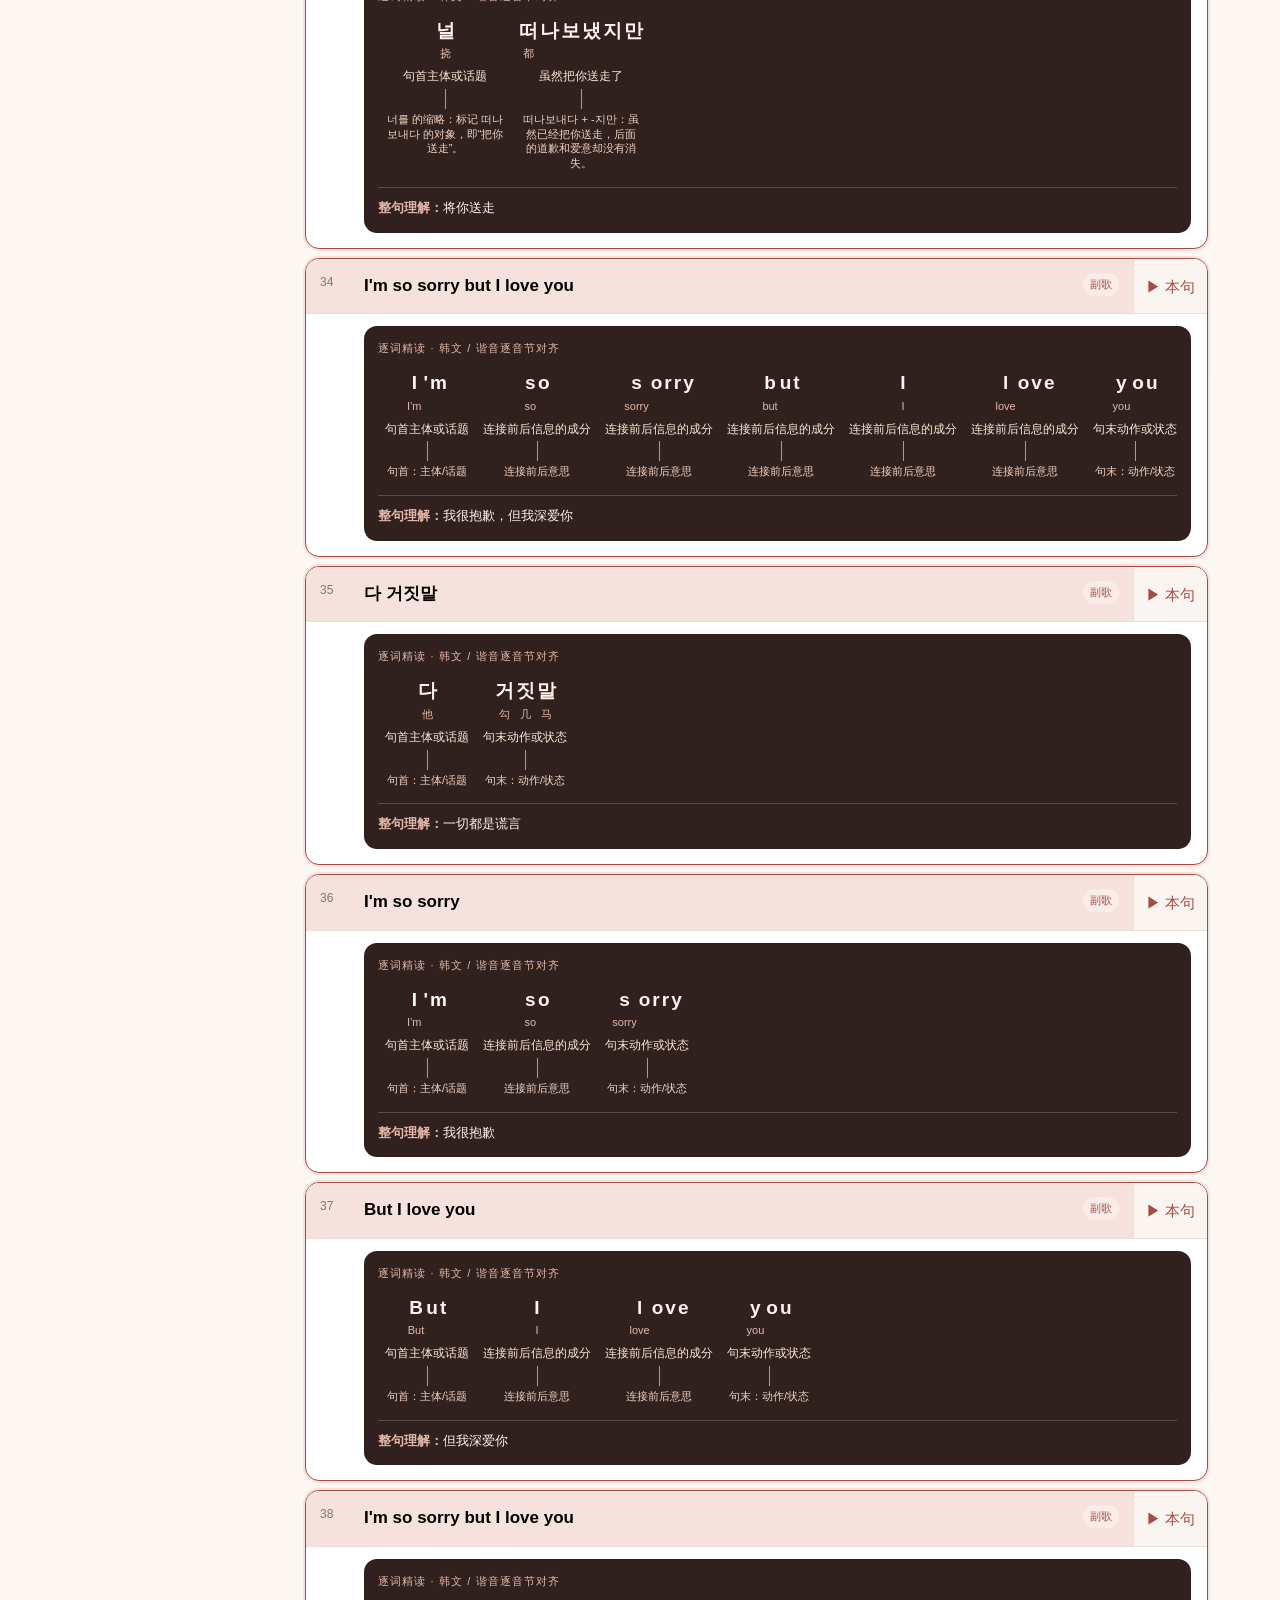
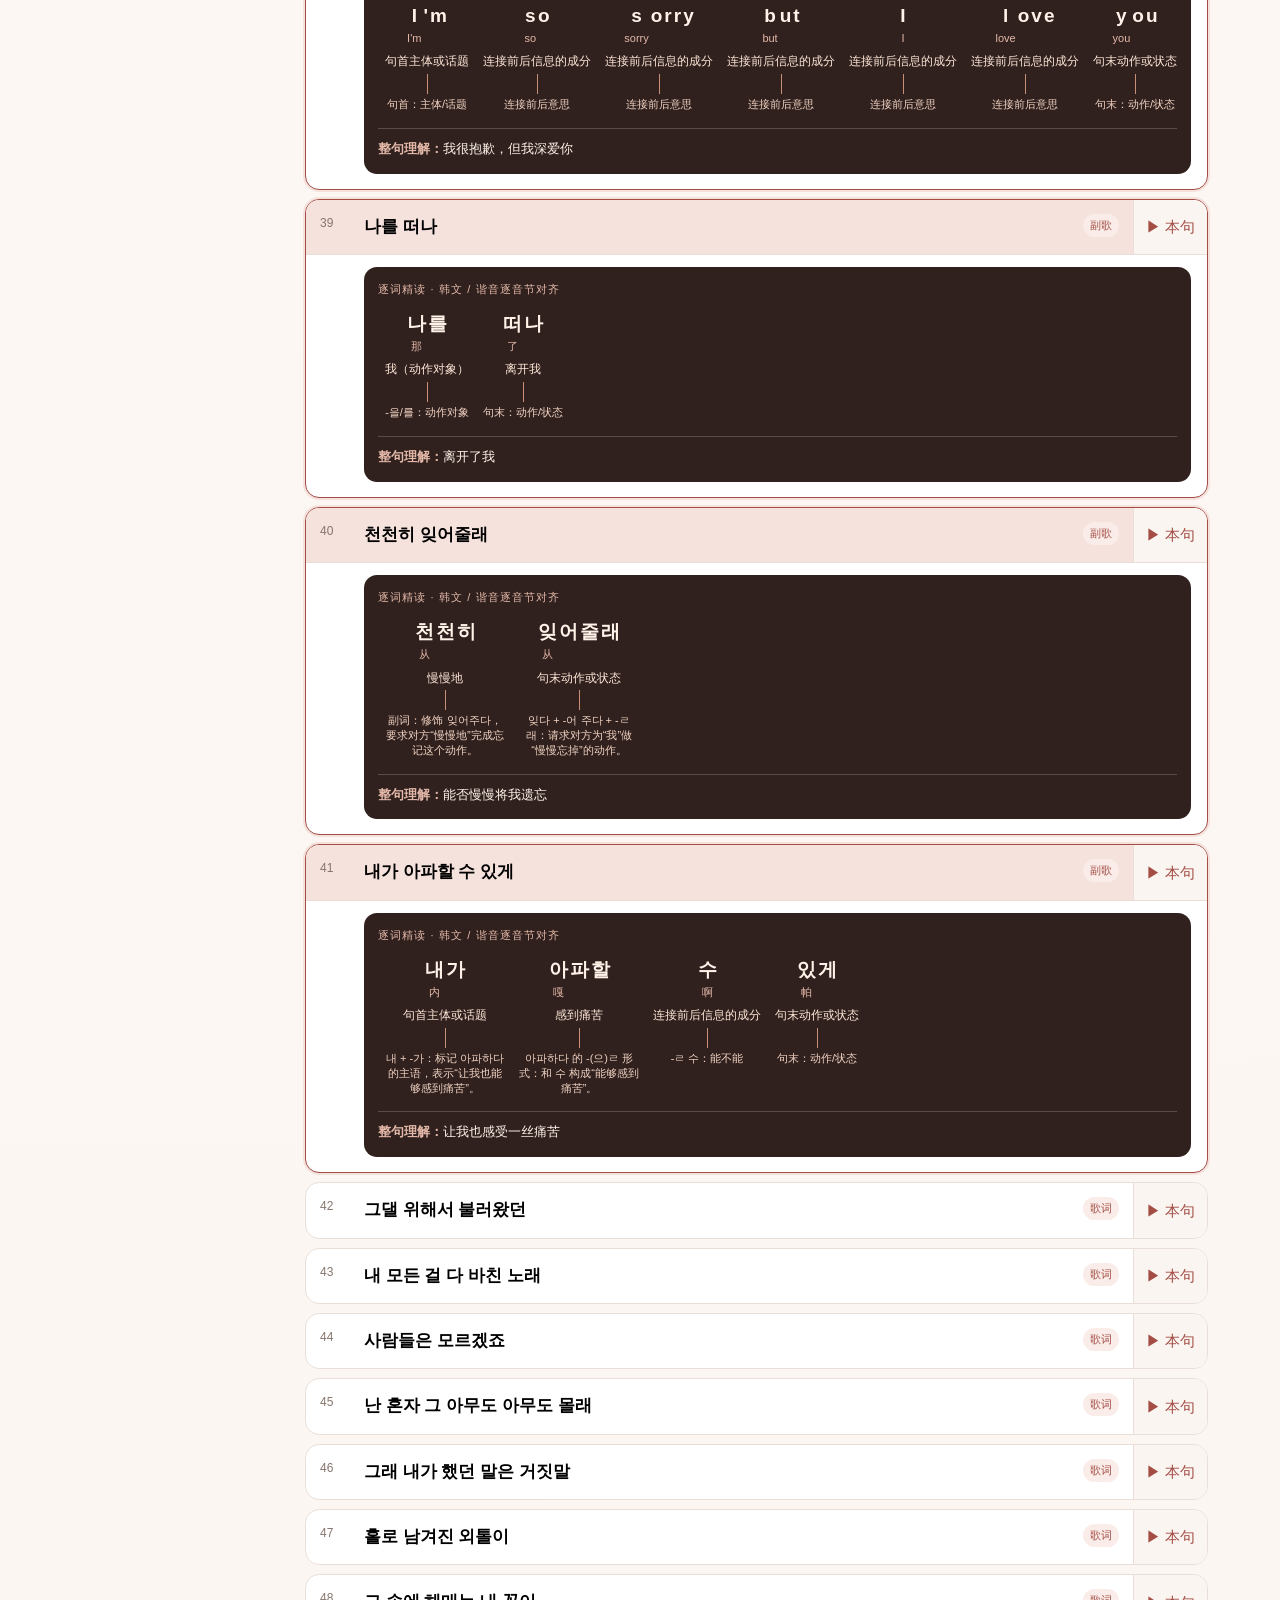
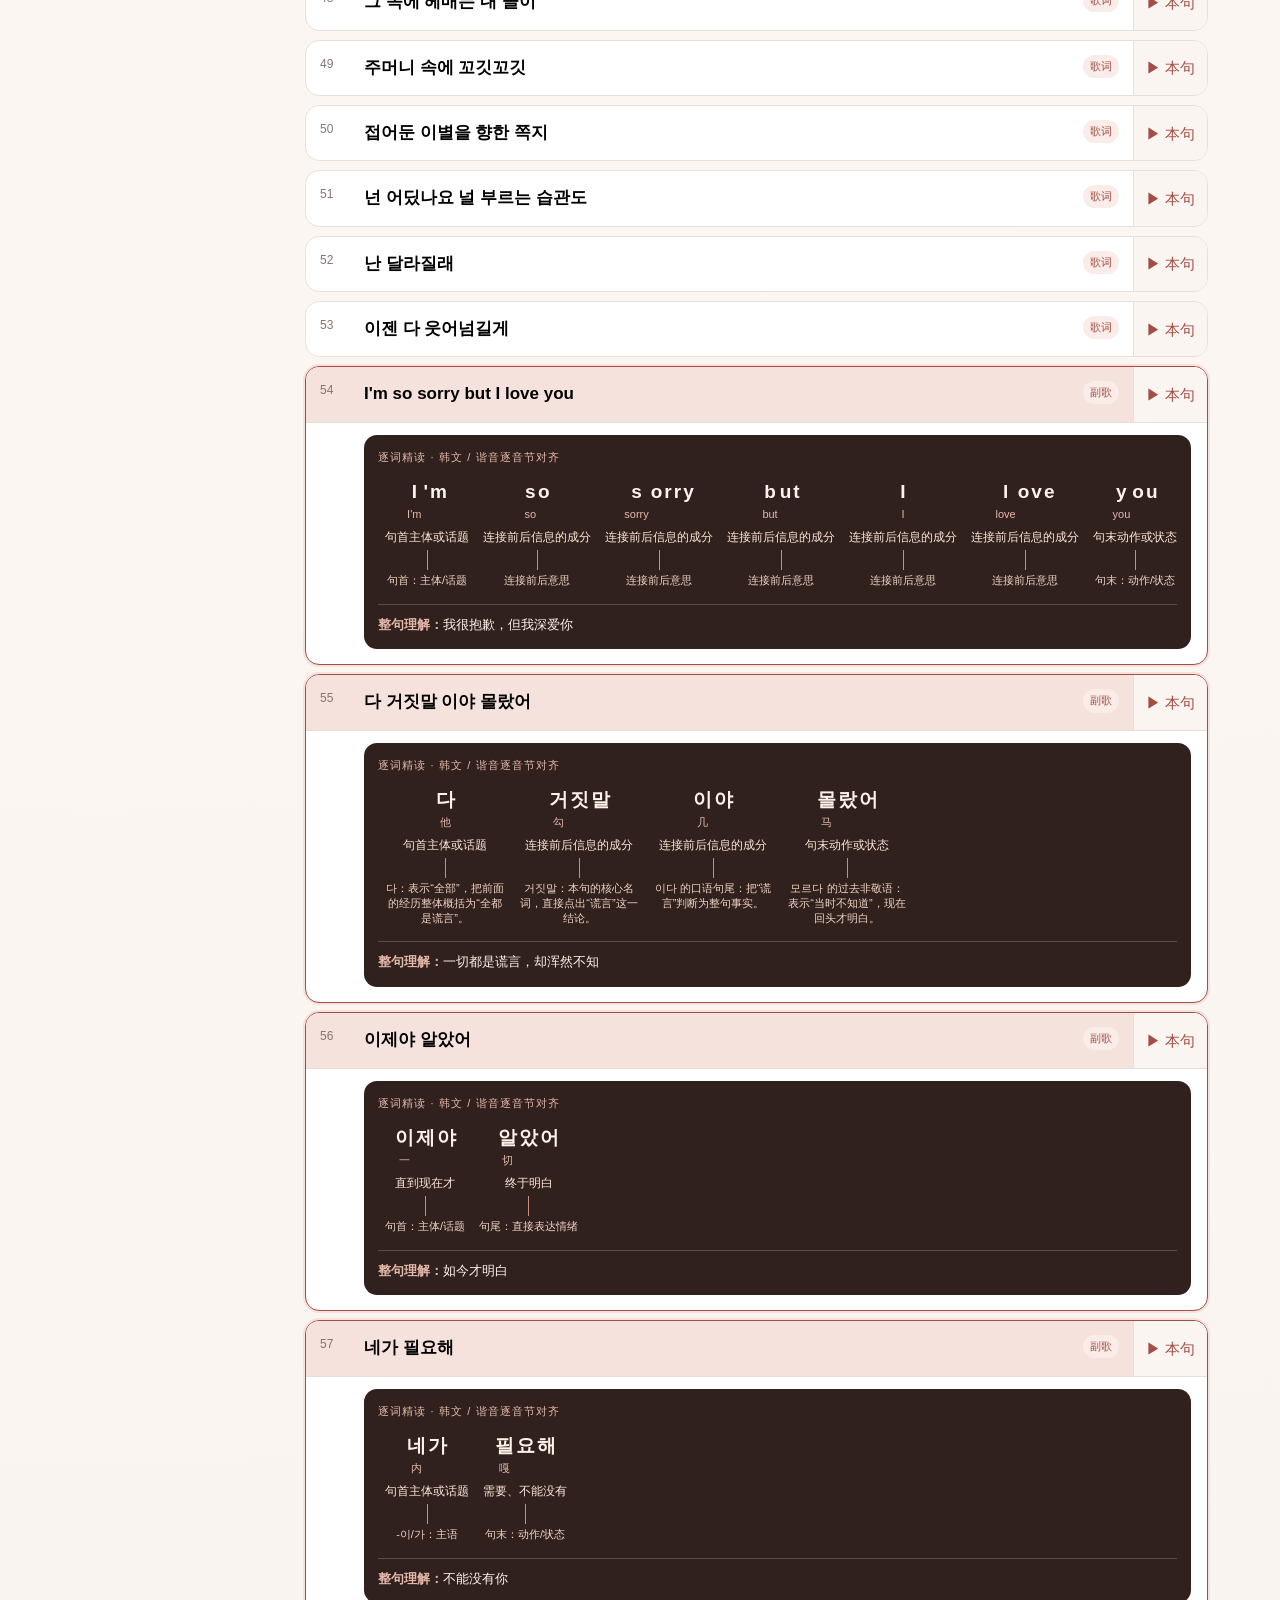
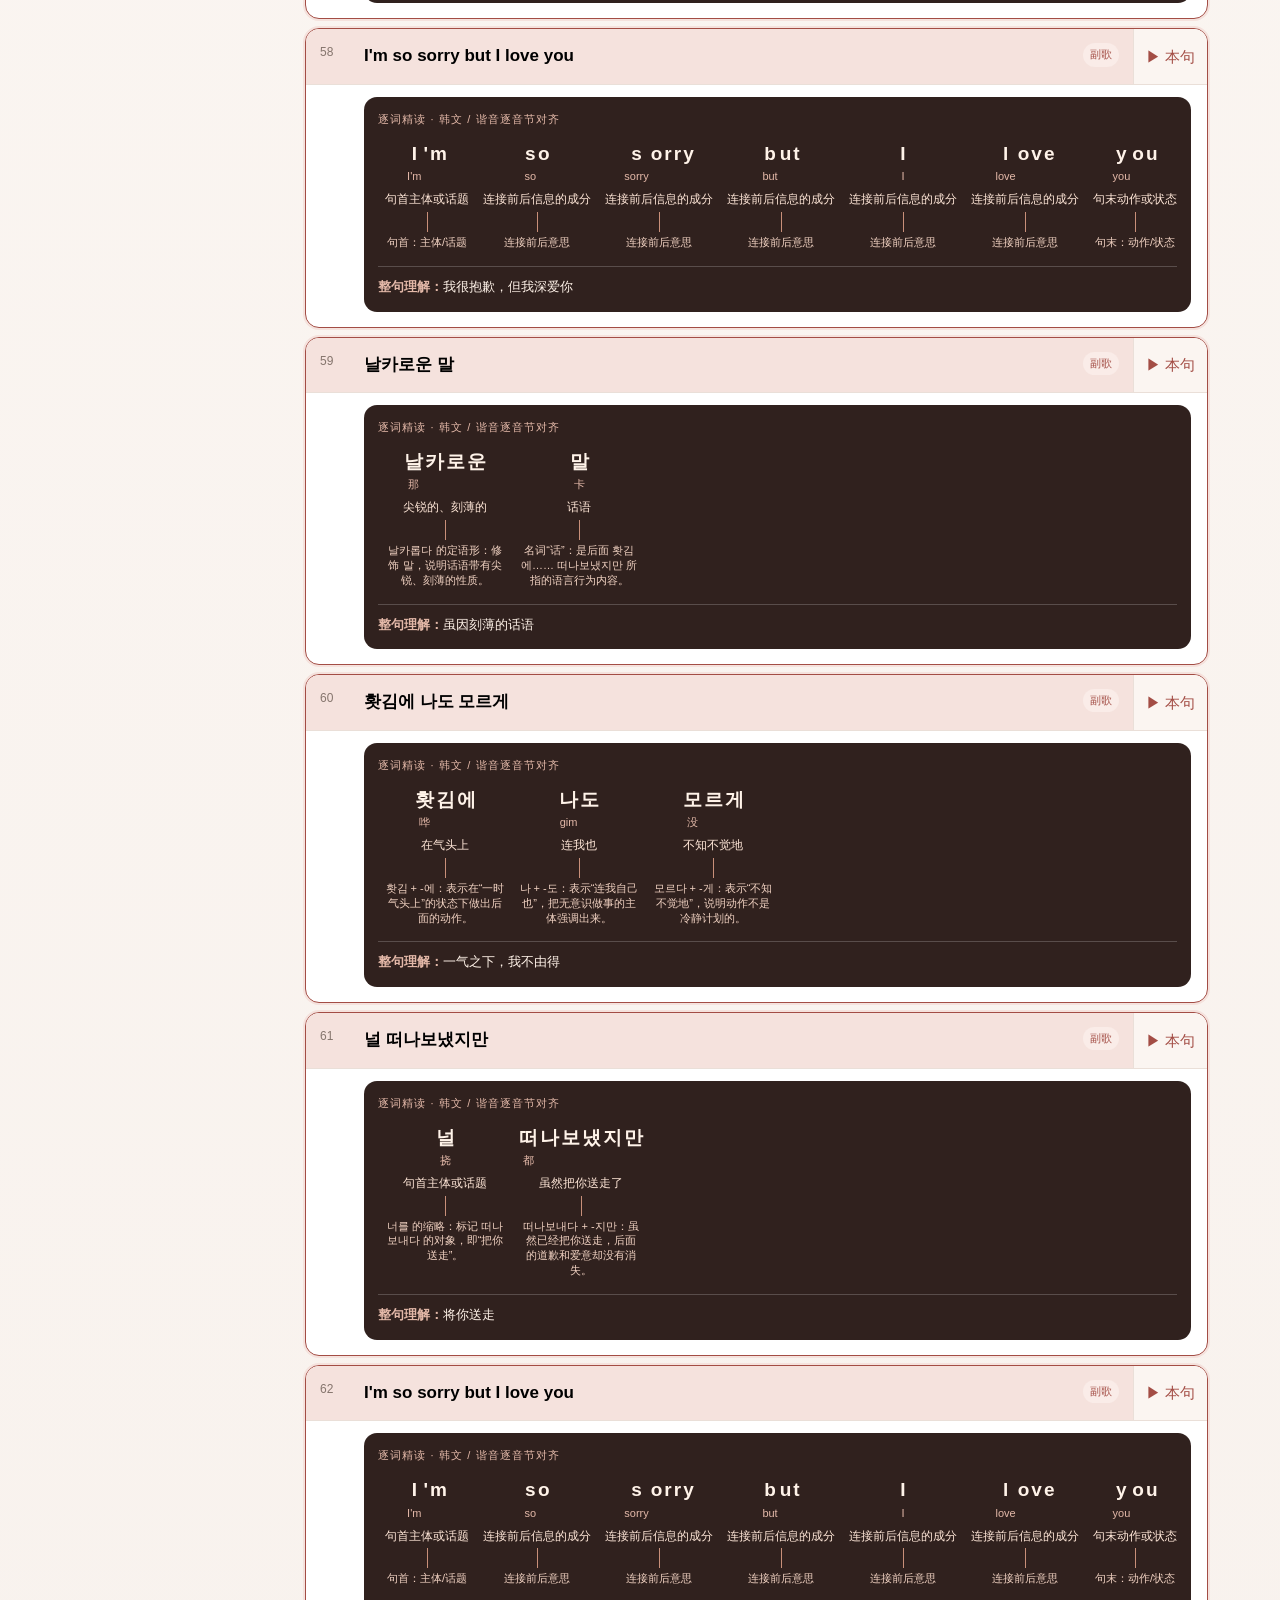
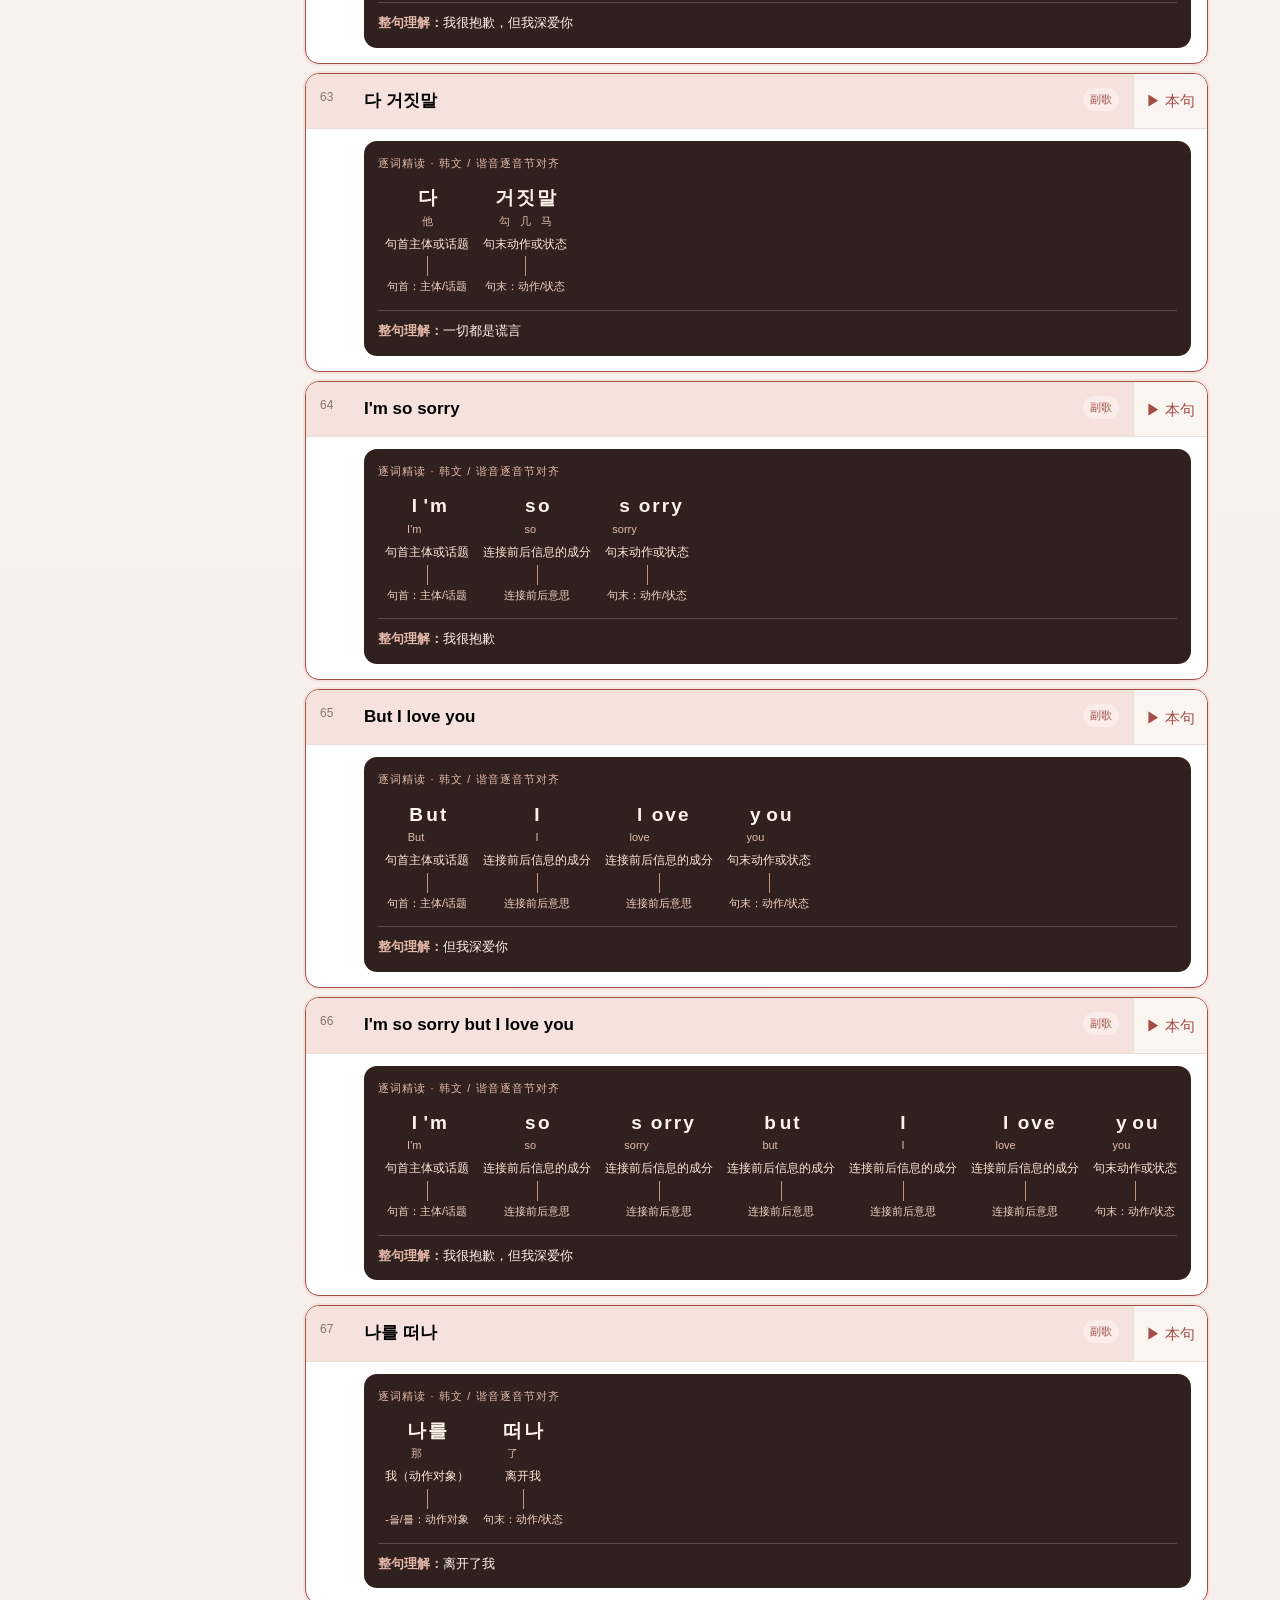
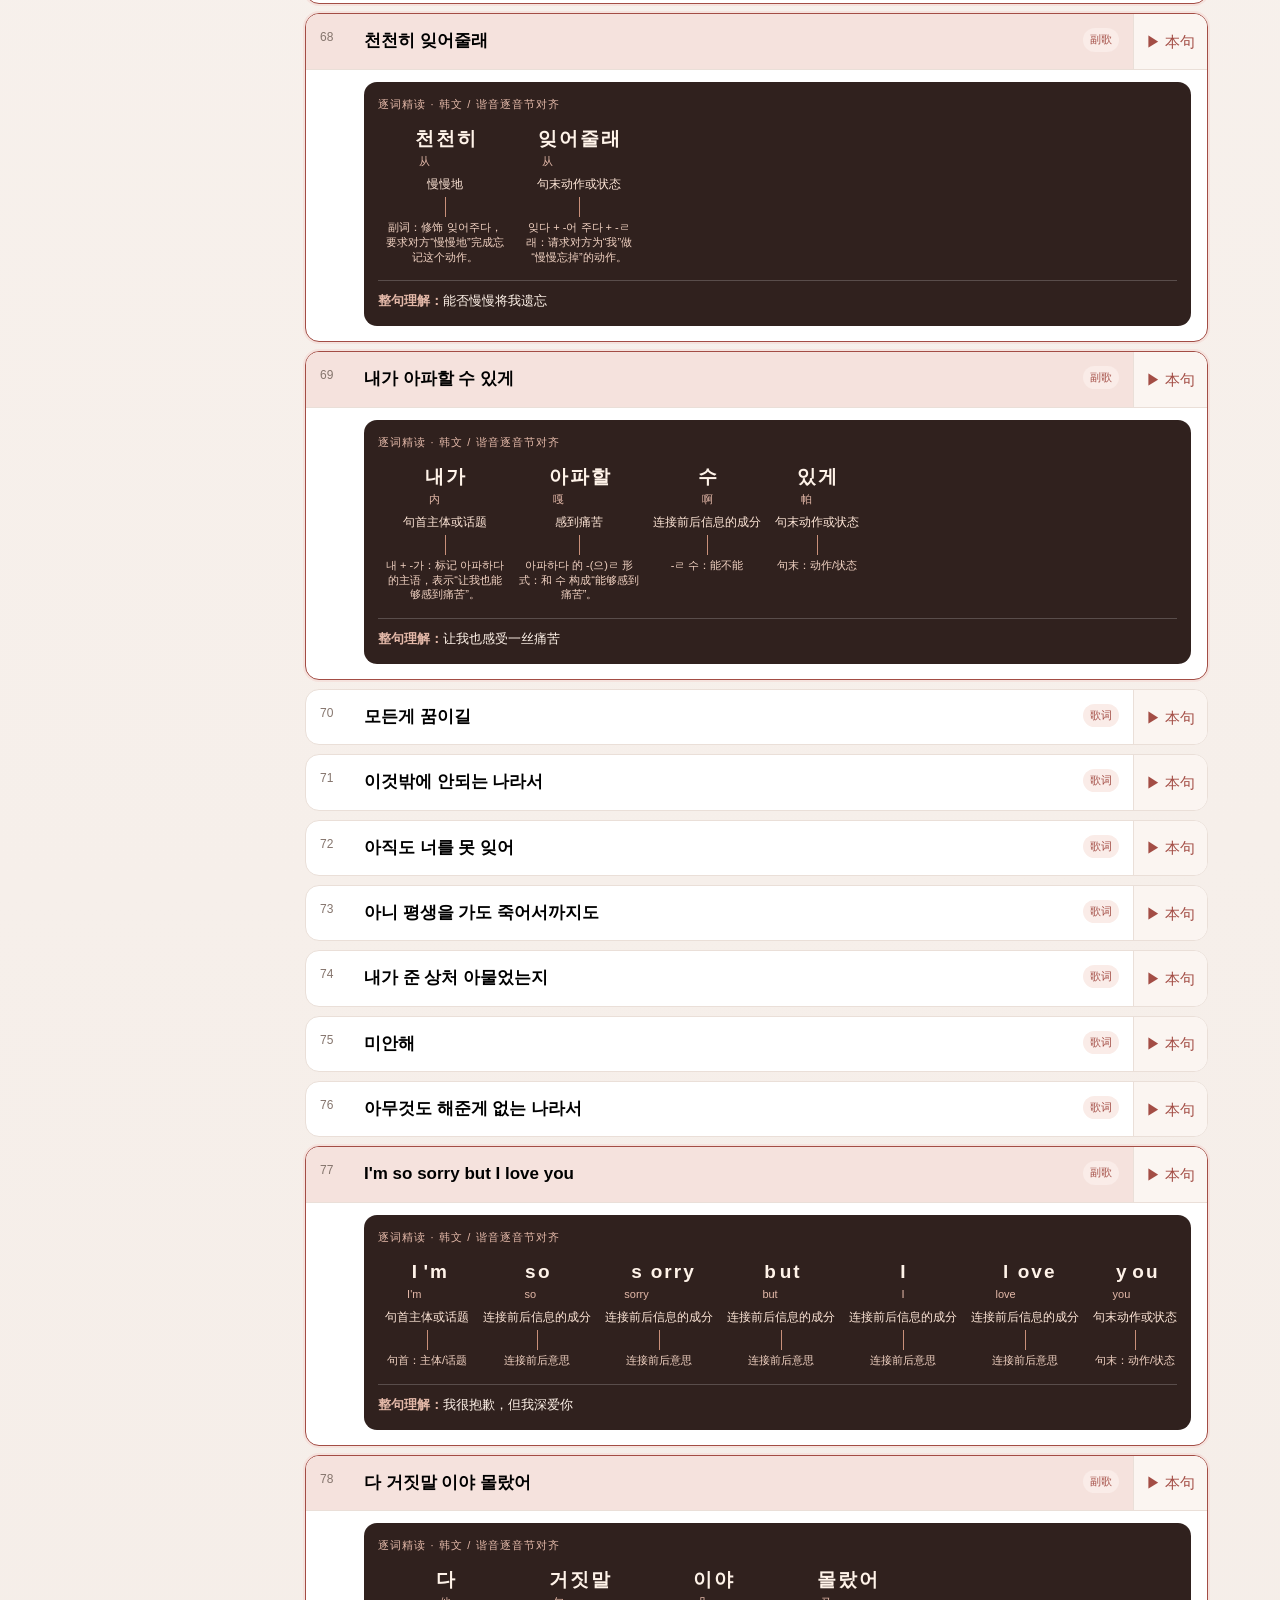
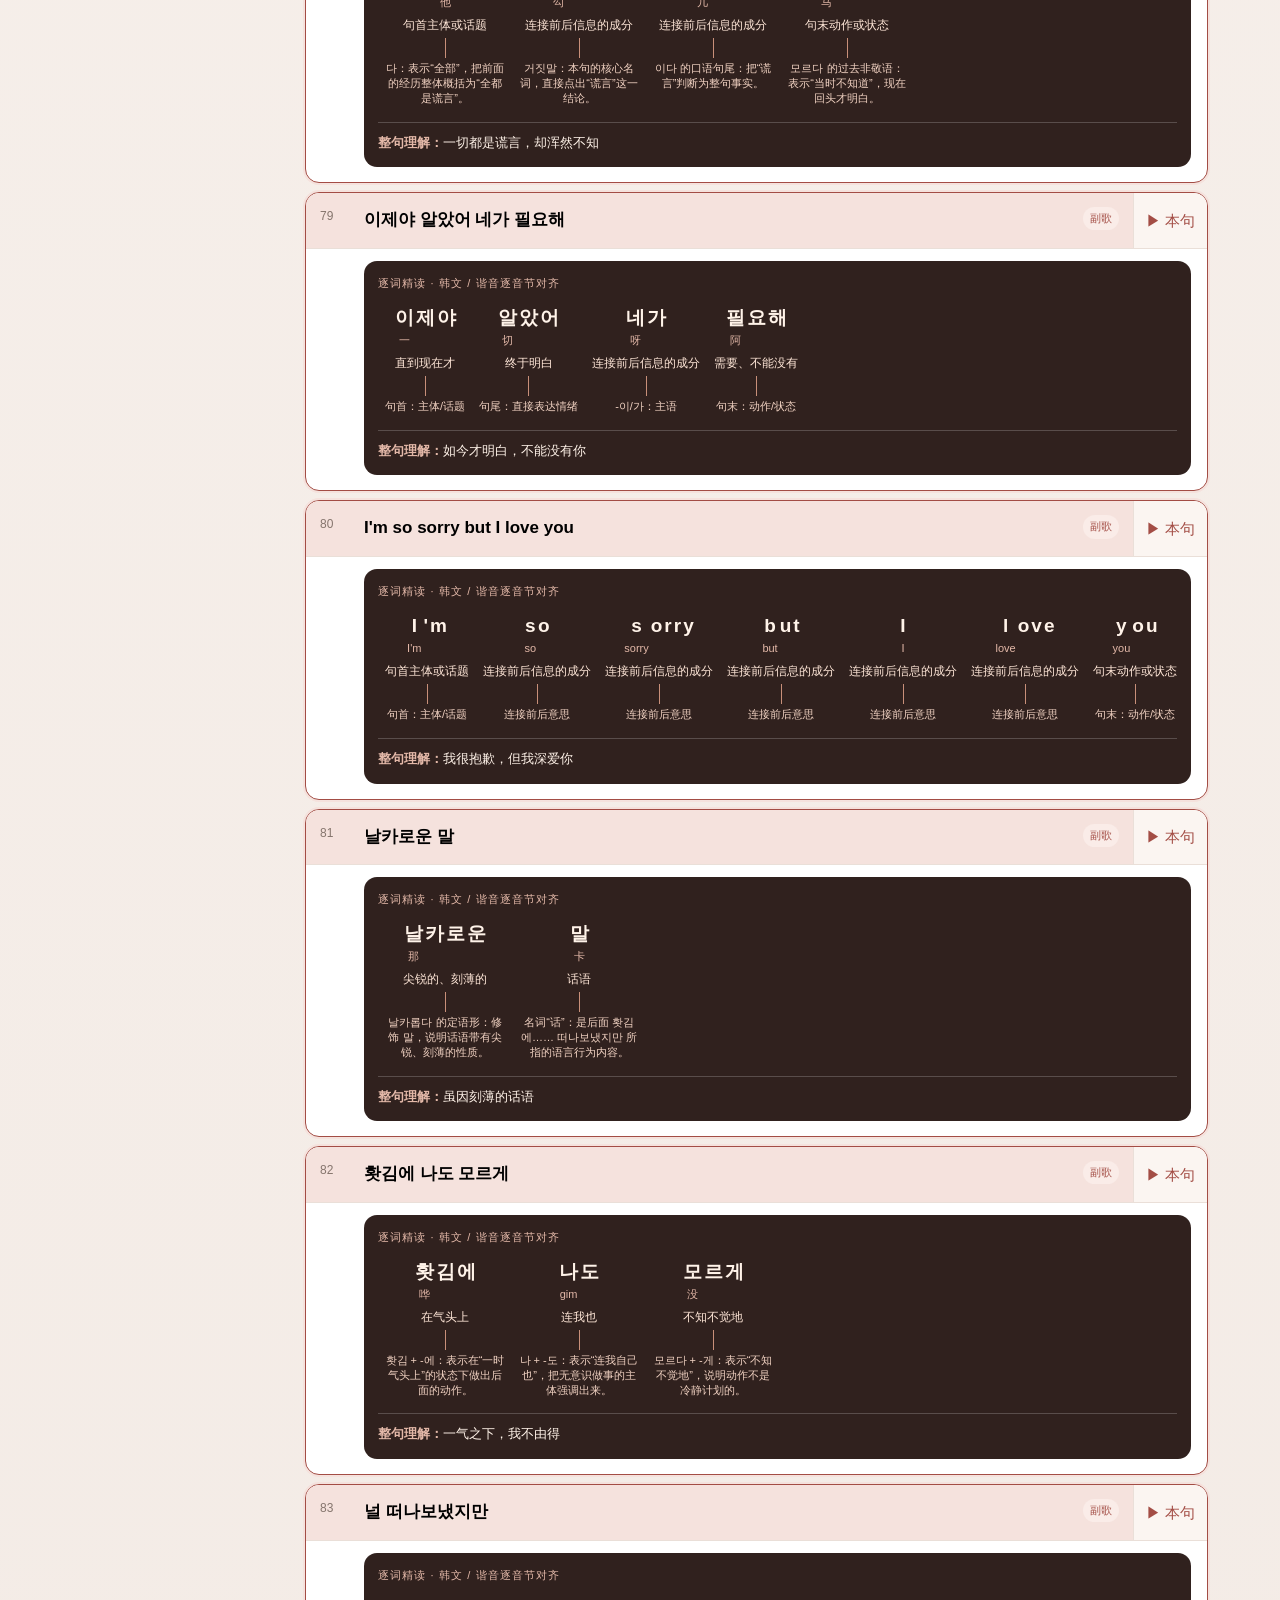
<file: lies-original-audio/index.html>
<!doctype html>
<html lang="zh-CN">
<head>
<meta charset="utf-8"><meta name="viewport" content="width=device-width,initial-scale=1"><title>거짓말 · Lies</title>
<style>
:root{--bg:#fbf6f2;--card:#fffdfb;--ink:#302724;--muted:#85756d;--line:#eadfd8;--accent:#a34d45;--soft:#f5e2dd;--dark:#30211e;--green:#42725c;--greenSoft:#e2efe8}*{box-sizing:border-box}html{scroll-behavior:smooth}body{margin:0;background:radial-gradient(circle at 8% 0%,#fffaf6 0,#fbf6f2 45%,#f1e8e2 100%);color:var(--ink);font:15px/1.55 "Noto Sans KR","Malgun Gothic","Microsoft YaHei",sans-serif}button,input{font:inherit}button{cursor:pointer}.app{max-width:1180px;margin:auto;padding:28px 22px 70px}.top{display:flex;justify-content:space-between;gap:18px;margin-bottom:22px}.eyebrow{font-size:12px;letter-spacing:.14em;text-transform:uppercase;color:var(--accent);font-weight:700}.top h1{font-size:clamp(28px,4vw,46px);line-height:1.1;margin:8px 0}.top p{margin:0;color:var(--muted)}.mark{width:54px;height:54px;border-radius:18px;background:var(--accent);color:#fff8f2;display:grid;place-items:center;font-size:22px}.shell{display:grid;grid-template-columns:215px 1fr;gap:18px}.side{position:sticky;top:18px;height:max-content;background:#fffdfbcc;border:1px solid var(--line);border-radius:20px;padding:12px;box-shadow:0 14px 35px #55382d12}.side-title{padding:8px 10px;color:var(--muted);font-size:11px;letter-spacing:.12em;text-transform:uppercase}.nav{display:block;width:100%;border:0;background:transparent;text-align:left;border-radius:12px;padding:11px;color:var(--muted)}.nav.active{background:var(--accent);color:#fff}.side-note{border-top:1px solid var(--line);margin-top:15px;padding:14px 8px 4px;color:var(--muted);font-size:12px}.hero,.card{background:var(--card);border:1px solid var(--line);border-radius:18px;padding:20px;box-shadow:0 14px 35px #55382d12}.hero{display:flex;justify-content:space-between;gap:15px;align-items:end;margin-bottom:15px}.hero h2{margin:4px 0;font-size:24px}.hero p{margin:0;color:var(--muted)}.stats{display:flex;gap:8px}.stat{background:var(--soft);border-radius:12px;padding:9px 12px}.stat b{display:block;color:var(--accent);font-size:18px}.stat small{color:var(--muted)}.section{display:none}.section.active{display:block}.toolbar{display:flex;gap:9px;flex-wrap:wrap;margin-bottom:13px}.search{flex:1;position:relative;min-width:200px}.search span{position:absolute;left:12px;top:9px;color:var(--muted)}input{width:100%;border:1px solid var(--line);border-radius:11px;padding:10px 12px 10px 34px;background:white}.btn{border:1px solid var(--line);background:white;color:var(--ink);border-radius:11px;padding:10px 13px}.btn.primary{background:var(--accent);border-color:var(--accent);color:white}.player{background:var(--dark);border-radius:15px;padding:14px 16px;color:#fff3e9;margin-bottom:15px}.player-top{display:flex;justify-content:space-between;gap:10px;flex-wrap:wrap}.player small,.status{color:#e4b9a9}.player audio{width:100%;margin-top:9px}.status{font-size:12px;margin-top:6px}.head{display:flex;justify-content:space-between;align-items:end;margin:6px 0 12px}.head h3{margin:0}.head p{margin:3px 0 0;color:var(--muted);font-size:13px}.lyrics{display:grid;gap:9px}.lyric{border:1px solid var(--line);border-radius:14px;overflow:hidden;background:white;scroll-margin-top:18px}.lyric.chorus{border-color:var(--accent);box-shadow:0 0 0 2px var(--soft)}.lyric.playing{border-color:var(--green);box-shadow:0 0 0 3px var(--greenSoft)}.lyric-row{display:flex;align-items:stretch}.line{flex:1;display:grid;grid-template-columns:34px 1fr auto;gap:10px;border:0;background:transparent;text-align:left;padding:14px}.line:hover{background:#fff8f5}.lyric.chorus .line{background:var(--soft)}.lyric.playing .line{background:var(--greenSoft)}.no{color:var(--muted);font-size:12px}.ko{font-size:17px;font-weight:650}.tag{font-size:11px;color:var(--accent);background:#faece8;padding:3px 7px;border-radius:99px;white-space:nowrap}.playline{border:0;border-left:1px solid var(--line);background:#fbf5f1;color:var(--accent);padding:0 12px}.detail{display:none;border-top:1px solid var(--line);padding:0 16px 15px 58px}.open .detail{display:block}.zh{margin:11px 0 3px}.py{color:var(--accent);font-size:13px}.reading{margin-top:12px;background:var(--dark);color:#fff3e9;border-radius:13px;padding:14px;overflow:auto}.reading-title{font-size:11px;color:#e4b9a9;letter-spacing:.1em;margin-bottom:9px}.reading-text{font-size:14px;white-space:pre-wrap}.reading-note{border-top:1px solid #ffffff33;margin-top:11px;padding-top:10px;font-size:13px;color:#ffe7d8}.grid{display:grid;grid-template-columns:repeat(2,1fr);gap:10px}.vocab-card,.grammar-card{background:white;border:1px solid var(--line);border-radius:15px;padding:16px}.word{font-size:20px;font-weight:700;color:var(--accent)}.meaning{margin:5px 0}.muted{color:var(--muted);font-size:13px}.grammar-card p{font-size:14px}.grammar-card section{background:#fff5f0;border-radius:10px;padding:10px;font-size:13px}.pattern{font-weight:700;color:var(--accent);font-size:18px}.practice{min-height:290px;display:flex;flex-direction:column;justify-content:space-between}.question{font-size:38px;margin:20px 0}.locator,.verse-toggle{position:fixed;right:24px;z-index:20;border:0;border-radius:99px;padding:12px 16px;color:white;box-shadow:0 10px 25px #49302a44}.locator{bottom:24px;background:var(--green)}.verse-toggle{bottom:108px;background:var(--accent)}@media(max-width:760px){.app{padding:20px 13px 45px}.shell{display:block}.side{position:static;display:flex;overflow:auto;gap:5px;margin-bottom:12px}.side-title,.side-note{display:none}.nav{white-space:nowrap;width:auto}.hero{display:block;padding:17px}.stats{margin-top:12px}.line{grid-template-columns:27px 1fr;gap:7px;padding:12px}.tag{grid-column:2;justify-self:start}.playline{padding:0 8px}.detail{padding-left:43px}.grid{grid-template-columns:1fr}.question{font-size:31px}.locator{right:12px;bottom:12px;padding:10px 13px;font-size:12px}.verse-toggle{right:12px;bottom:106px;padding:10px 13px;font-size:12px}}
</style>
</head>
<body><div class="app"><header class="top"><div><div class="eyebrow">Korean with BIGBANG · Original Audio</div><h1>거짓말 <span style="color:var(--accent)">·</span> Lies</h1><p>用原曲学习“谎言”、遗憾、离别与无法忘记的韩语表达。</p></div><div class="mark">빅</div></header><div class="shell"><aside class="side"><div class="side-title">学习模块</div><button class="nav active" data-tab="lyrics">♫ 歌词精读</button><button class="nav" data-tab="vocab">A 核心词汇</button><button class="nav" data-tab="grammar">文 语法拆解</button><button class="nav" data-tab="practice">✓ 复习练习</button><div class="side-note">副歌默认高亮展开。点击歌词行查看逐词说明；浮动按钮用于展开或收缩主歌。</div></aside><main><section class="hero"><div><div class="eyebrow">Lies lesson</div><h2>从“거짓말”读懂遗憾与自责</h2><p>歌词精读 → 词汇卡 → 语法拆解 → 复习练习</p></div><div class="stats"><div class="stat"><b id="mastered">0</b><small>已掌握</small></div><div class="stat"><b id="lineTotal">0</b><small>歌词行</small></div></div></section><section class="section active" id="lyricsSection"><div class="toolbar"><div class="search"><span>⌕</span><input id="search" placeholder="搜索韩文、中文或谐音"></div><button class="btn" id="continuous">▶ 从头连续播放</button></div><div class="player"><div class="player-top"><strong>《거짓말》原曲音频</strong><small>定位点按实际人声进入时间校正</small></div><audio id="audio" controls preload="metadata" src="audio/lies-original.mp3?v=20260915"></audio><div class="status" id="status">可以拖动进度条，从任意位置开始听。</div></div><div class="head"><div><h3>歌词精读</h3><p>副歌已默认展开；谐音只作发音提示。</p></div><span class="muted" id="count"></span></div><div class="lyrics" id="lyrics"></div></section><section class="section" id="vocabSection"><div class="toolbar"><div class="search"><span>⌕</span><input id="vsearch" placeholder="搜索词汇或中文释义"></div></div><div class="head"><div><h3>核心词汇</h3><p>歌曲里的离别、情绪和变化表达。</p></div><span class="muted" id="vcount"></span></div><div class="grid" id="vocab"></div></section><section class="section" id="grammarSection"><div class="head"><div><h3>语法拆解</h3><p>每个语法点都连接到歌词中的真实句子。</p></div></div><div class="grid" id="grammars"></div></section><section class="section" id="practiceSection"><div class="head"><div><h3>复习练习</h3><p>先回忆，再显示答案。</p></div></div><div class="card practice" id="practice"></div></section></main></div></div><button class="verse-toggle" id="verseToggle" type="button">展开主歌部分</button><button class="locator" id="locator" type="button">↩ 定位当前歌词行</button>
<\/script><script>
const L=(ko,zh,py,tag='')=>({ko,zh,py,tag});
const chorusLine=L("I'm so sorry but I love you",'我很抱歉，但我深爱你',"I'm so sorry but I love you",'副歌');
const lie=L('다 거짓말','一切都是谎言','他 勾几马','副歌');
const lyrics=[
L('Ye love is pain','爱让人痛苦不堪','Ye love is pain','英文'),L('To all my brokenhearted people','献给所有心支离破碎的人','To all my brokenhearted people','英文'),L("One's old a flame",'曾经的恋人',"One's old a flame",'英文'),L('Scream my name','呼喊着我的名字','Scream my name','英文'),L("And I'm so sick of love songs",'动人的情歌，我也心生厌倦',"And I'm so sick of love songs",'英文'),L('Ye I hate damn love song','我憎恶每一首情歌','Ye I hate damn love song','英文'),L('Memento of ours','因为那会让我想起我们的曾经','Memento of ours','英文'),L('거짓말','谎言','勾几马','副歌'),
L('늦은 밤 비가 내려와','深夜雨水降临','呢 怎 半 比 嘎 内 撩 哇'),L('널 데려와','将你接回','挠 带 撩 哇'),L('젖은 기억 끝에 뒤척여 나','我在被浸湿的回忆尽头东翻西找','凑 怎 gi 哦 哥 忒 对 凑 gio 那'),L('너 없이 잘 살 수 있다고','就算没有你我依然可以生活美满','挠 欧 西 咋 撒 苏 一 他 够'),L('다짐 해봐도 어쩔 수 없다고','下定此般决心，却依旧无可奈何','他 进 嘿 吧 都 哦 走 苏 欧 他 够'),L('못하는 술도 마시고','就算酒量差，也开始借酒消愁','莫 他 嫩 苏 都 吗 西 够'),L('속타는 맘 밤새 채워봐도','忧心如焚，借酒消愁也无济于事','嗖 他 嫩 满 半 塞 且 喔 吧 都'),L('싫어 너 없는 하루는 길어 빌어','但依旧忧心如焚，没有你度日如年，乞求着','希 咯 挠 欧 嫩 哈 鲁 嫩 gil 咯 比 咯'),L('제발 잊게 해달라고','拜托，请让我彻底遗忘吧','切 巴 一 给 嘿 塔 啦 够'),L('너 없는 내겐 웃음이 보이지 않아','因为你不在我身边，笑容随之消逝','挠 欧 嫩 内 甘 乌 森 迷 啵 一 几 安 那'),L('눈물조차 고이지 않아','就连泪水也干涸','努 木 走 恰 够 一 几 安 那'),L('더는 살고 싶지 않아','不想再生存下去','投 嫩 撒 够 西 几 安 那'),L('엿같애 열받게','心烦意乱，让人恼火','哟 卡 忒 哟 吧 给'),L('니 생각에 돌아버릴것 같애','因对你的念想而魂不守舍','尼 森 嘎 给 头 啦 剖 里 扣 卡 忒'),L('보고 싶은데 볼 수가 없대','想见，却说不能相见','啵 够 西 喷 带 啵 苏 嘎 欧 带'),L('모두 끝났대','说一切都结束了','莫 度 哥 那 带'),
L("I'll be right there",'我会在这里守候',"I'll be right there",'英文'),chorusLine,L('다 거짓말 이야 몰랐어','一切都是谎言，却浑然不知','他 勾 几 马 一 呀 莫 啦 搜','副歌'),L('이제야 알았어','如今才明白','一 切 呀 阿 拉 搜','副歌'),L('네가 필요해','不能没有你','内 嘎 批 料 嘿','副歌'),chorusLine,L('날카로운 말','虽因刻薄的话语','那 卡 咯 温 马','副歌'),L('홧김에 나도 모르게','一气之下，我不由得','哗 gim 没 那 都 莫 了 给','副歌'),L('널 떠나보냈지만','将你送走','挠 都 那 啵 内 几 满','副歌'),chorusLine,lie,L("I'm so sorry",'我很抱歉',"I'm so sorry",'副歌'),L('But I love you','但我深爱你','But I love you','副歌'),chorusLine,L('나를 떠나','离开了我','那 了 都 那','副歌'),L('천천히 잊어줄래','能否慢慢将我遗忘','从 从 尼 一 走 朱 类','副歌'),L('내가 아파할 수 있게','让我也感受一丝痛苦','内 嘎 啊 帕 哈 苏 一 给','副歌'),
L('그댈 위해서 불러왔던','是为你歌唱的','可 带 wi 嘿 搜 不 漏 哇 东'),L('내 모든 걸 다 바친 노래','是将我的一切都献出的歌曲','内 莫 等 勾 他 吧 亲 诺 类'),L('사람들은 모르겠죠','可能人们都不会知晓吧','撒 蓝 的 楞 莫 了 给 就'),L('난 혼자 그 아무도 아무도 몰래','只有我一人，其他任何人都无从知晓','南 红 加 可 啊 木 都 啊 木 都 莫 类'),L('그래 내가 했던 말은 거짓말','没错，我说的言辞都是谎言','可 类 内 嘎 嘿 东 马 楞 勾 几 马'),L('홀로 남겨진 외톨이','我那孑然一身的样子','吼 咯 南 gio 进 为 头 里'),L('그 속에 헤매는 내 꼴이','在其中徘徊着的样子','可 嗖 给 嘿 没 嫩 内 够 里'),L('주머니 속에 꼬깃꼬깃','口袋里揣着皱皱巴巴','朱 摸 尼 嗖 给 够 git 够 git'),L('접어둔 이별을 향한 쪽지','面对离别的纸条','凑 抱 顿 一 瓢 了 hiang 韩 就 几'),L('넌 어딨나요 널 부르는 습관도','你在何处，就连呼唤你的习惯','弄 哦 地 那 哟 挠 不 了 嫩 丝 关 都'),L('난 달라질래','我也要改变','南 塔 啦 几 类'),L('이젠 다 웃어넘길게','如今都要一笑了之','一 在 他 乌 搜 弄 gil 给'),
chorusLine,L('다 거짓말 이야 몰랐어','一切都是谎言，却浑然不知','他 勾 几 马 一 呀 莫 啦 搜','副歌'),L('이제야 알았어','如今才明白','一 切 呀 阿 拉 搜','副歌'),L('네가 필요해','不能没有你','内 嘎 批 料 嘿','副歌'),chorusLine,L('날카로운 말','虽因刻薄的话语','那 卡 咯 温 马','副歌'),L('홧김에 나도 모르게','一气之下，我不由得','哗 gim 没 那 都 莫 了 给','副歌'),L('널 떠나보냈지만','将你送走','挠 都 那 啵 内 几 满','副歌'),chorusLine,lie,L("I'm so sorry",'我很抱歉',"I'm so sorry",'副歌'),L('But I love you','但我深爱你','But I love you','副歌'),chorusLine,L('나를 떠나','离开了我','那 了 都 那','副歌'),L('천천히 잊어줄래','能否慢慢将我遗忘','从 从 尼 一 走 朱 类','副歌'),L('내가 아파할 수 있게','让我也感受一丝痛苦','内 嘎 啊 帕 哈 苏 一 给','副歌'),
L('모든게 꿈이길','希望一切都是一场梦','莫 等 给 古 迷 gil'),L('이것밖에 안되는 나라서','因为除此之外，是一无是处的我','一 扣 吧 给 安 对 嫩 那 啦 搜'),L('아직도 너를 못 잊어','至今仍对你无法忘怀','啊 几 都 挠 了 莫 一 走'),L('아니 평생을 가도 죽어서까지도','不会，是终生乃至死去后的生生世世','啊 尼 piong 森 额 嘎 都 朱 高 搜 嘎 几 都'),L('내가 준 상처 아물었는지','我留下的伤痕是否愈合','内 嘎 君 桑 凑 啊 木 漏 嫩 几'),L('미안해','深感歉意','迷 安 内'),L('아무것도 해준게 없는 나라서','因为我什么也没能为你做','啊 木 扣 都 嘿 君 给 欧 嫩 那 啦 搜'),
chorusLine,L('다 거짓말 이야 몰랐어','一切都是谎言，却浑然不知','他 勾 几 马 一 呀 莫 啦 搜','副歌'),L('이제야 알았어 네가 필요해','如今才明白，不能没有你','一 切 呀 阿 拉 搜 内 嘎 批 料 嘿','副歌'),chorusLine,L('날카로운 말','虽因刻薄的话语','那 卡 咯 温 马','副歌'),L('홧김에 나도 모르게','一气之下，我不由得','哗 gim 没 那 都 莫 了 给','副歌'),L('널 떠나보냈지만','将你送走','挠 都 那 啵 内 几 满','副歌'),chorusLine,lie,L("I'm so sorry",'我很抱歉',"I'm so sorry",'副歌'),L('But I love you','但我深爱你','But I love you','副歌'),chorusLine,L('나를 떠나','离开了我','那 了 都 那','副歌'),L('천천히 잊어줄래','能否慢慢将我遗忘','从 从 尼 一 走 朱 类','副歌'),L('내가 아파할 수 있게','让我也感受一丝痛苦','内 嘎 啊 帕 哈 苏 一 给','副歌')
].map((x,id)=>({...x,id}));
const chorus=new Set(lyrics.map(x=>x.tag==='副歌'?x.id:-1).filter(x=>x>=0));
const starts=[20.43,22.43,24.43,26.43,28.43,30.43,31.43,32.43,34.43,35.43,37.43,39.43,41.43,42.43,44.43,45.43,47.43,48.43,51.43,53.43,56.43,58.36,60.36,62.36,63.36,64.36,66.36,68.36,70.36,72.36,74.36,76.36,78.36,82.36,84.36,86.36,87.36,88.36,90.36,92.36,94.36,96.36,98.36,100.36,102.36,104.36,108.36,110.36,112.36,113.36,115.36,118.04,121.98,125.28,127.28,130.14,132.14,133.02,136.40,138.58,140.76,142.76,144.52,147.22,148.52,150.02,151.52,153.52,162.02,167.02,172.02,174.02,179.02,182.02,184.02,186.02,188.02,190.02,194.02,196.02,198.02,201.02,203.02,206.02,207.50,209.78,212.42,214.42,216.02,218.02,220.42];
const meanings={거짓말:'谎言',늦은:'迟的、晚的',비가:'雨（主语）',내려와:'降下来',널:'你（宾语缩略）',데려와:'带回来',젖은:'湿的、被浸湿的',기억:'记忆',끝에:'在尽头',뒤척이다:'翻来覆去',없이:'没有、无',살다:'生活',다짐하다:'下决心','어쩔 수 없다':'无可奈何',술:'酒',마시다:'喝',속타다:'焦急、心焦',맘:'心（口语）',밤새:'整夜',싫어:'讨厌、难受',하루:'一天',길어:'漫长',빌어:'祈求',제발:'拜托',잊다:'忘记',웃음:'笑容',눈물:'眼泪',더는:'再也','살고 싶다':'想活',생각:'想法',돌아버리다:'发疯、魂不守舍','보고 싶다':'想见',끝나다:'结束',필요하다:'需要',날카롭다:'尖锐、刻薄',홧김:'一气之下',모르게:'不知不觉地',떠나보내다:'送走、放走',천천히:'慢慢地',아프다:'疼痛',위해서:'为了',바치다:'献出',모르다:'不知道',혼자:'独自',몰래:'偷偷地',달라지다:'改变',웃어넘기다:'一笑了之',꿈:'梦',평생:'一生',죽다:'死',상처:'伤口、伤痕',아물다:'愈合',미안해:'对不起'};
const grammar=[['-아/어 오다','一直……过来','내려와','动作从过去持续到现在，오다 接在变化或移动动词后。'],['-다고 하다','说……；认为……','살 수 있다고','引用或转述内容；口语里常缩成 -대。'],['-아/어도','即使……也……','해봐도','表示让步：即使做了前项，后项仍然成立。'],['-ㄹ 수 없다','不能……','볼 수가 없대','表示能力、可能性或条件上的“不可以”。'],['-게 하다','让……；使……','잊게 해달라고','使动结构；해달라고 是“请求让（我）……”。'],['-지 않다','不……','보이지 않아','否定表达；않아 是 않다 的非敬语形式。'],['-고 싶다','想……','살고 싶지 않아','表示愿望；否定时是 -고 싶지 않다。'],['-지만','虽然……但是……','보냈지만','连接前后转折，지만 前面保留动词词干。'],['-ㄹ래','想要……；我要……','달라질래','表达自己的意愿或决定，语气比 -고 싶다 更直接。'],['-겠죠','应该……吧','모르겠죠','-겠- 表示推测，-죠 带确认、共识或委婉语气。'],['-아서/어서','因为……所以……','나라서','表示原因；라서 接在名词后。'],['-는지','是否……','아물었는지','把疑问内容名词化，常用于“不知道是否……”。']];
let current=-1,continuous=false,verseOpen=false;const audio=document.querySelector('#audio'),cues=starts.map((start,i)=>({start,end:starts[i+1]??229.20}));const $=s=>document.querySelector(s),$$=s=>[...document.querySelectorAll(s)];function note(x){if(x.ko.includes('거짓말'))return '거짓말 是“谎言”；다 是“全部”，整句把“全部都是谎言”的自责直接说出来。';if(x.ko.includes('지만'))return '-지만 把“送走”和“仍然无法释怀”放在转折关系里。';if(x.ko.includes('다고'))return '-다고 是引用形式，这里是在说服自己“我可以生活下去”。';if(x.ko.includes('잊어'))return '잊어주다 表示“替对方忘记/把对方忘掉”，-ㄹ래 是询问意愿。';return '先读整句，再观察词尾和助词如何改变语气。'}function renderStrip(x){return `<div class="reading"><div class="reading-title">逐句精读 · 韩文 / 谐音 / 中文</div><div class="reading-text">${x.ko}\n${x.py}\n${x.zh}</div><div class="reading-note">语法提示：${note(x)}</div></div>`}function renderLyrics(){const q=$('#search').value.trim().toLowerCase(),list=lyrics.filter(x=>(x.ko+x.zh+x.py).toLowerCase().includes(q));$('#count').textContent=`${list.length} / ${lyrics.length} 行`;$('#lyrics').innerHTML=list.map(x=>`<article class="lyric ${chorus.has(x.id)?'chorus open':''}" id="lyric-${x.id}"><div class="lyric-row"><button class="line" data-line="${x.id}"><span class="no">${String(x.id+1).padStart(2,'0')}</span><span class="ko">${x.ko}</span><span class="tag">${chorus.has(x.id)?'副歌':x.tag||'歌词'}</span></button><button class="playline" data-play="${x.id}">▶ 本句</button></div><div class="detail"><div class="zh">${x.zh}</div><div class="py">${x.py}</div>${renderStrip(x)}</div></article>`).join('')||'<div class="card">没有找到匹配的歌词。</div>';if(verseOpen)applyVerse()}function applyVerse(){document.querySelectorAll('.lyric:not(.chorus)').forEach(x=>x.classList.toggle('open',verseOpen));$('#verseToggle').textContent=verseOpen?'收缩主歌部分':'展开主歌部分';$('#verseToggle').setAttribute('aria-expanded',String(verseOpen))}function setPlaying(i){if(i>=0)current=i;$$('.lyric').forEach(x=>x.classList.toggle('playing',!!x.querySelector(`[data-line="${i}"]`)))}function playLine(i){audio.currentTime=cues[i].start;audio.play().then(()=>{setPlaying(i);$('#status').textContent=`正在播放第 ${i+1} 行；定位点按人声进入时间校正。`})}function showTab(t){$$('.nav').forEach(b=>b.classList.toggle('active',b.dataset.tab===t));$$('.section').forEach(s=>s.classList.toggle('active',s.id===t+'Section'));if(t==='vocab')renderVocab();if(t==='grammar')renderGrammar();if(t==='practice')renderPractice()}function renderVocab(){const a=Object.entries(meanings);$('#vcount').textContent=`${a.length} 个词`;$('#vocab').innerHTML=a.map(([w,m])=>`<article class="vocab-card"><div class="word">${w}</div><div class="meaning">${m}</div><div class="muted">来自本歌歌词</div></article>`).join('')}function renderGrammar(){$('#grammars').innerHTML=grammar.map(g=>`<article class="grammar-card"><div class="pattern">${g[0]} <span class="muted">${g[1]}</span></div><p>${g[3]}</p><section><b>${g[2]}</b><br>${g[4]}</section></article>`).join('')}let practiceIndex=0,showAnswer=false;function renderPractice(){const a=Object.keys(meanings),w=a[practiceIndex%a.length];$('#practice').innerHTML=`<div><div class="eyebrow">Vocabulary flashcard</div><div class="question">${w}</div><div>${showAnswer?meanings[w]:'先回忆中文意思，再显示答案。'}</div></div><div><button class="btn primary" id="answer">${showAnswer?'隐藏答案':'显示答案'}</button><button class="btn" id="next">下一个</button></div>`}document.addEventListener('click',e=>{const n=e.target.closest('.nav');if(n)return showTab(n.dataset.tab);const l=e.target.closest('[data-line]');if(l){current=Number(l.dataset.line);return l.closest('.lyric').classList.toggle('open')}const p=e.target.closest('[data-play]');if(p){playLine(Number(p.dataset.play));e.stopPropagation();return}if(e.target.id==='verseToggle'){verseOpen=!verseOpen;applyVerse();return}if(e.target.id==='locator'){const x=$(`#lyric-${current}`);if(x){x.classList.add('open');x.scrollIntoView({behavior:'smooth',block:'center'})}return}if(e.target.id==='answer'){showAnswer=!showAnswer;renderPractice();return}if(e.target.id==='next'){practiceIndex++;showAnswer=false;renderPractice();return}});$('#search').addEventListener('input',renderLyrics);$('#vsearch').addEventListener('input',()=>{const q=$('#vsearch').value.toLowerCase();$$('.vocab-card').forEach(x=>x.hidden=!x.textContent.toLowerCase().includes(q))});$('#continuous').addEventListener('click',()=>{continuous=!continuous;if(continuous){playLine(0);$('#continuous').textContent='■ 停止连续播放'}else{audio.pause();$('#continuous').textContent='▶ 从头连续播放'}});audio.addEventListener('timeupdate',()=>{const i=cues.findIndex(x=>audio.currentTime>=x.start&&audio.currentTime<x.end);if(i>=0)setPlaying(i);if(continuous&&i>=0&&audio.currentTime>=cues[i].end-.06&&i<lyrics.length-1)playLine(i+1)});audio.addEventListener('ended',()=>{continuous=false;$('#continuous').textContent='▶ 从头连续播放';setPlaying(-1);$('#status').textContent='原曲播放完成。'});document.addEventListener('keydown',e=>{if(e.code!=='Space'||e.target.closest('input,textarea,select,[contenteditable="true"]'))return;e.preventDefault();audio.paused?audio.play():audio.pause()});renderLyrics();renderVocab();$('#lineTotal').textContent=lyrics.length;applyVerse();
</script><script>
(()=>{const css=document.createElement('style');css.textContent='.detail-analysis{margin-top:14px;background:#30211e;color:#fff3e9;border-radius:14px;padding:15px;overflow:auto}.detail-analysis-title{font-size:11px;color:#e4b9a9;letter-spacing:.1em;margin-bottom:12px}.analysis-grid{display:flex;gap:7px;overflow-x:auto;padding-bottom:4px}.analysis-unit{min-width:88px;text-align:center;padding:8px 7px;background:#412d28;border-radius:10px}.analysis-unit b{display:block;font-size:16px;color:#fff}.analysis-unit span{display:block;margin-top:5px;font-size:12px;color:#ffe0d0;white-space:normal}.analysis-unit i{display:block;margin-top:6px;font-size:11px;color:#e4b9a9;font-style:normal;line-height:1.35}.analysis-summary{border-top:1px solid #ffffff33;margin-top:13px;padding-top:11px;font-size:13px;line-height:1.65;color:#ffe7d8}.analysis-summary strong{color:#f4bca8}.analysis-grammar{margin-top:8px;padding:10px 11px;background:#fff6f0;color:#593c34;border-left:3px solid #d98d78;border-radius:8px;font-size:13px;line-height:1.6}.analysis-grammar b{color:#a34d45}@media(max-width:760px){.analysis-unit{min-width:78px}.detail-analysis{padding:13px}}';document.head.appendChild(css);function meaning(w){if(window.meanings&&meanings[w])return meanings[w];if(w.includes('처럼'))return '像……一样';if(w.includes('지만'))return '但是、虽然';if(w.includes('다고'))return '引用/转述';if(w.includes('잊어'))return '忘记';if(w.includes('떠나'))return '离开';return '结合整句理解的词义'}function explanation(x){if(x.ko.includes('거짓말'))return '거짓말 是“谎言”；다 是“全部”，整句把自责直接说成“一切都是谎言”。';if(x.ko.includes('지만'))return '-지만 连接“送走”和后续情绪，形成转折：“虽然……但是……”。';if(x.ko.includes('다고'))return '-다고 是引用形式，把说给自己的话放进句子中。';if(x.ko.includes('잊어'))return '잊어주다 表示“替对方忘记/把对方忘掉”，-ㄹ래 表示询问意愿。';return '先找出主语、谓语和宾语，再观察助词与连接词尾如何补充关系。'}function hint(w){if(w.includes('처럼'))return '-처럼：比喻';if(w.includes('지만'))return '-지만：转折';if(w.includes('다고'))return '-다고：引用';if(w.includes('잊어'))return '-아/어 주다：为对方做';if(w.includes('수'))return '-ㄹ 수：能力/可能';return '本句核心成分：承接前后信息，具体作用结合整句理解。'}window.renderStrip=function(x){const words=x.ko.split(/\s+/).filter(Boolean);return `<div class="detail-analysis"><div class="detail-analysis-title">逐句精读 · 词语拆分 / 语法作用</div><div class="analysis-grid">${words.map(w=>`<div class="analysis-unit"><b>${w}</b><span>${meaning(w)}</span><i>${hint(w)}</i></div>`).join('')}</div><div class="analysis-summary"><strong>整句理解：</strong>${x.zh}<div class="analysis-grammar"><b>本句结构：</b>${explanation(x)}</div></div></div>`};if(typeof window.renderLyrics==='function')window.renderLyrics()})();
</script></body></html>
<script>
(()=>{const css=document.createElement('style');css.textContent='.strip{margin-top:12px;background:#30211e;color:#fff3e9;border-radius:13px;padding:14px;overflow:auto}.strip-title{color:#e4b9a9;font-size:11px;margin-bottom:11px;letter-spacing:.1em}.ann{display:flex;align-items:flex-start;gap:0;overflow-x:auto;padding-bottom:4px}.unit{flex:0 0 auto;min-width:72px;text-align:center;padding:0 7px;position:relative}.chars{display:flex;justify-content:center;gap:2px}.unit b{font-size:19px}.unit i{display:block;font-size:11px;color:#e4b9a9;font-style:normal;white-space:nowrap}.unit em{display:block;font-size:12px;color:#ffe7d8;font-style:normal;white-space:nowrap;margin-top:5px}.dot{height:20px;width:1px;background:#c88f79;margin:3px auto}.grammar{font-size:11px;color:#f1d2c2;line-height:1.35;max-width:120px;margin:0 auto}.under{border-top:1px solid #ffffff33;margin-top:12px;padding-top:10px;font-size:13px;line-height:1.6}.under b{color:#e4b9a9}@media(max-width:760px){.unit{min-width:68px;padding:0 5px}.strip{margin-left:-7px;margin-right:0}}';document.head.appendChild(css);function aligned(k,p){const a=[...k].filter(x=>x.trim()),b=p.replace(/\s+/g,'').split('');return '<div class="chars">'+a.map((x,i)=>'<span><b>'+x+'</b><i>'+(b[i]||'')+'</i></span>').join('')+'</div>'}function m(w){try{if(meanings[w])return meanings[w]}catch(e){}if(w.includes('거짓말'))return '谎言';if(w.includes('떠나'))return '离开';if(w.includes('처럼'))return '像……一样';if(w.includes('지만'))return '但是、虽然';if(w.includes('다고'))return '引用、转述';if(w.includes('잊어'))return '忘记';if(w.includes('모르게'))return '不知不觉';if(w.includes('위해서'))return '为了';return '词义：结合这句的动作或状态'}function h(w){if(w.includes('처럼'))return '-처럼：比喻';if(w.includes('지만'))return '-지만：转折';if(w.includes('다고'))return '-다고：引用';if(w.includes('수'))return '-ㄹ 수：能力/可能';if(w.includes('잊어'))return '-아/어 주다：为对方做';if(w.includes('아서')||w.includes('라서'))return '-아서/라서：原因';return '词语功能：结合这句的动作或状态'}function e(x){if(x.ko.includes('거짓말'))return '거짓말 是“谎言”，다 是“全部”；다 거짓말 이야 把整段经历概括成“一切都是谎言”。';if(x.ko.includes('보냈지만'))return '보내다（送走）+ -지만（但是）；前面说“送走了你”，后面隐含的却是“我仍然爱你”，形成强烈转折。';if(x.ko.includes('다고'))return '-다고 是引用词尾，把“我能生活下去”当作自己说服自己的话；가 有强调主语的作用。';if(x.ko.includes('잊어줄래'))return '잊다（忘记）+ -어 주다（为对方做）+ -ㄹ래（愿不愿意）；意思是“你愿意慢慢把我忘掉吗”。';return '先确定句子的核心动作，再看助词和词尾怎样补充对象、原因、转折和语气。'}window.renderStrip=function(x){const ws=x.ko.split(/\s+/).filter(Boolean),ps=x.py.split(/\s*\/\s*|\s+/).filter(Boolean);return '<div class="strip"><div class="strip-title">逐词精读 · 韩文 / 谐音逐音节对齐</div><div class="ann">'+ws.map((w,i)=>'<div class="unit">'+aligned(w,ps[i]||w)+'<em>'+m(w)+'</em><div class="dot"></div><div class="grammar">'+h(w)+'</div></div>').join('')+'</div><div class="under"><b>整句理解：</b>'+x.zh+'<br><span>'+e(x)+'</span></div></div>'};if(typeof window.renderLyrics==='function')window.renderLyrics()})();
</script>
<style>.detail>.py,.detail>.zh{display:none!important}</style>
<script>
(()=>{
  const liesMeaning=w=>{try{if(meanings[w])return meanings[w]}catch(e){}if(w.includes('거짓말'))return '谎言';if(w.includes('떠나'))return '离开、远去';if(w.includes('처럼'))return '像……一样';if(w.includes('지만'))return '但是、虽然';if(w.includes('다고'))return '引用、转述';if(w.includes('잊어'))return '忘记';if(w.includes('모르게'))return '不知不觉';if(w.includes('위해서'))return '为了';return '句内词义：结合当前动作理解'};
  function liesSpecificMeaning(w,x){
    const known={'늦은':'迟的、晚的','밤':'夜晚','내려와':'降下来','젖은':'被浸湿的','기억':'记忆','끝에':'在尽头','뒤척여':'翻来覆去','없이':'没有、无','잘':'好好地','살':'生活','다짐':'下决心','해봐도':'即使试着做','어쩔 수':'无可奈何','못하는':'不擅长、做不到的','술도':'连酒也','마시고':'喝着并且','속타는':'焦急、心焦的','맘':'心','밤새':'整夜','채워봐도':'即使填满/借此排遣','싫어':'讨厌、难受','하루는':'一天则','길어':'漫长','빌어':'祈求','제발':'拜托','잊게':'让……忘记','해달라고':'请求让……','웃음이':'笑容（主语）','보이지 않아':'看不见','눈물조차':'连眼泪都','고이지 않아':'无法积聚','더는':'再也不','살고 싶지 않아':'不想活下去','엿같애':'糟透了、心烦','열받게':'让人上火','생각에':'因为想念/想到','돌아버릴것 같애':'仿佛要发疯','보고 싶은데':'想见但是','볼 수가 없대':'据说不能见','모두':'全部','끝났대':'据说结束了','이제야':'直到现在才','알았어':'终于明白','필요해':'需要、不能没有','날카로운':'尖锐的、刻薄的','말':'话语','홧김에':'在气头上','나도':'连我也','모르게':'不知不觉地','떠나보냈지만':'虽然把你送走了','나를':'我（动作对象）','떠나':'离开我','천천히':'慢慢地','아파할':'感到痛苦','그댈':'你（动作对象）','위해서':'为了你','불러왔던':'曾经唱过来的','모든 걸':'全部一切','바친':'献出的','노래':'歌曲','사람들은':'人们（话题）','모르겠죠':'应该不知道吧','혼자':'独自','아무도':'任何人都','몰래':'偷偷地','그래':'没错、那么','했던':'曾经做过的','말은':'话语（话题）','홀로':'独自','남겨진':'被留下的','외톨이':'孤独者','속에':'在其中','헤매는':'徘徊的','꼴이':'样子（主语）','주머니':'口袋','꼬깃꼬깃':'皱皱巴巴地','접어둔':'折好收着的','이별을':'离别（对象）','향한':'面向……的','쪽지':'纸条','어딨나요':'在哪里呢','부르는':'呼唤的','습관도':'连习惯也','달라질래':'想要改变','웃어넘길게':'我会一笑了之','모든게':'一切都','꿈이길':'希望是梦','이것밖에':'除了这个之外','안되는':'做不到、成不了样子的','아직도':'至今仍然','못 잊어':'无法忘记','아니':'不、不是','평생을':'一生','가도':'即使经过','죽어서까지도':'甚至到死后','준 상처':'留下的伤痕','아물었는지':'是否愈合','미안해':'对不起'};
    if(known[w])return known[w];const words=x.ko.split(/\s+/).filter(Boolean),i=words.indexOf(w);if(i===0)return '句首主体或话题';if(i===words.length-1)return '句末动作或状态';return '连接前后信息的成分';
  }
  const liesExact={
    '다 거짓말 이야 몰랐어|다':'다：表示“全部”，把前面的经历整体概括为“全都是谎言”。',
    '다 거짓말 이야 몰랐어|거짓말':'거짓말：本句的核心名词，直接点出“谎言”这一结论。',
    '다 거짓말 이야 몰랐어|이야':'이다 的口语句尾：把“谎言”判断为整句事实。',
    '다 거짓말 이야 몰랐어|몰랐어':'모르다 的过去非敬语：表示“当时不知道”，现在回头才明白。',
    '너를 사랑했기에 후회 없기에|너를':'-를：标记 사랑하다 的对象，说明爱的是“你”。',
    '너를 사랑했기에 후회 없기에|사랑했기에':'사랑하다 + -았기에：说明“没有后悔”的原因是曾经爱过。',
    '너를 사랑했기에 후회 없기에|후회':'后悔：本句后半的核心状态，前面的 -기에 说明它的理由。',
    '너를 사랑했기에 후회 없기에|없기에':'없다 + -기에：说明“没有后悔”，并继续连接后面的原因关系。',
    '날카로운 말|날카로운':'날카롭다 的定语形：修饰 말，说明话语带有尖锐、刻薄的性质。',
    '날카로운 말|말':'名词“话”：是后面 홧김에…… 떠나보냈지만 所指的语言行为内容。',
    '홧김에 나도 모르게|홧김에':'홧김 + -에：表示在“一时气头上”的状态下做出后面的动作。',
    '홧김에 나도 모르게|나도':'나 + -도：表示“连我自己也”，把无意识做事的主体强调出来。',
    '홧김에 나도 모르게|모르게':'모르다 + -게：表示“不知不觉地”，说明动作不是冷静计划的。',
    '널 떠나보냈지만|널':'너를 的缩略：标记 떠나보내다 的对象，即“把你送走”。',
    '널 떠나보냈지만|떠나보냈지만':'떠나보내다 + -지만：虽然已经把你送走，后面的道歉和爱意却没有消失。',
    '천천히 잊어줄래|천천히':'副词：修饰 잊어주다，要求对方“慢慢地”完成忘记这个动作。',
    '천천히 잊어줄래|잊어줄래':'잊다 + -어 주다 + -ㄹ래：请求对方为“我”做“慢慢忘掉”的动作。',
    '내가 아파할 수 있게|내가':'내 + -가：标记 아파하다 的主语，表示“让我也能够感到痛苦”。',
    '내가 아파할 수 있게|아파할':'아파하다 的 -(으)ㄹ 形式：和 수 构成“能够感到痛苦”。',
    '내가 아파할 수 있게|수 있게':'-ㄹ 수 있게：表示“为了能够……”，把能力/可能性作为目的。',
    '내 모든 걸 다 바친 노래|모든 걸':'모든 것 을 的口语缩略：标记 바치다 的对象，表示献出全部一切。',
    '내 모든 걸 다 바친 노래|바친':'바치다 的过去定语形：修饰 노래，说明这是“曾经献出一切的歌曲”。',
    '사람들은 모르겠죠|사람들은':'사람들 + -은/는：提出“人们”这个话题，并和“只有我知道”形成对比。',
    '사람들은 모르겠죠|모르겠죠':'모르다 + -겠죠：推测人们“不知道”，-죠 带有寻求共鸣的语气。',
    '난 혼자 그 아무도 아무도 몰래|난':'나는 的缩略：提出“我”作为独自承受这件事的主题。',
    '난 혼자 그 아무도 아무도 몰래|몰래':'副词：说明这件事没有让别人知道，是偷偷进行的。',
    '이것밖에 안되는 나라서|이것밖에':'이것 + -밖에：表示“除了这个之外没有别的”，限定唯一选择。',
    '이것밖에 안되는 나라서|안되는':'되다 的否定定语形：说明“只能做到这个”的无力状态。',
    '이것밖에 안되는 나라서|나라서':'나 + 라서：以“因为我是这样的人”说明前句结果的原因。'
  };
  function liesHint(w,x){
    const exact=liesExact[x.ko+'|'+w];if(exact)return exact;
    if(w.includes('처럼'))return '-처럼：像……一样';
    if(w.includes('잖아'))return '-잖아：强调已知事实';
    if(w.includes('기에'))return '-기에：因为……';
    if(w.includes('지만'))return '-지만：但是/虽然';
    if(w.includes('다고'))return '-다고：引用前面的话';
    if(w.includes('잊어'))return '-아/어 주다：为对方做';
    if(w.includes('수'))return '-ㄹ 수：能不能';
    if(w.includes('아/어도')||w.includes('봐도'))return '-아/어도：即使……也……';
    if(w.includes('싶'))return '-고 싶다：想要……';
    if(w.includes('같이'))return '副词：一起/像……一样';
    if(w.endsWith('조차'))return '-조차：连……都';
    if(w.endsWith('밖에'))return '-밖에：只有……';
    if(w.endsWith('만'))return '-만：只、仅仅';
    if(w.endsWith('도'))return '-도：也、即使';
    if(w.endsWith('에게'))return '-에게：对/给……';
    if(w.endsWith('에서'))return '-에서：在……做';
    if(w.endsWith('에'))return '-에：在/到……';
    if(w.endsWith('을')||w.endsWith('를'))return '-을/를：动作对象';
    if(w.endsWith('이')||w.endsWith('가'))return '-이/가：主语';
    if(w.endsWith('은')||w.endsWith('는'))return '-은/는：主题/对比';
    if(w.endsWith('고'))return '-고：并且/然后';
    if(w.endsWith('면'))return '-면：如果/当……';
    if(w.endsWith('죠'))return '-죠：确认语气';
    if(w.endsWith('네요'))return '-네요：感叹语气';
    if(w.endsWith('어')||w.endsWith('아'))return '句尾：直接表达情绪';
    const ws=x.ko.split(/\s+/).filter(Boolean),i=ws.indexOf(w),prev=i>0?ws[i-1]:'';
    if(i===0)return '句首：主体/话题';
    if(i===ws.length-1)return '句末：动作/状态';
    return '连接前后意思';
  }
  function liesPronunciationUnits(p){const out=[],s=p.replace(/\s+/g,'');let latin='';for(const c of [...s]){if(/[A-Za-z0-9'’-]/.test(c)){latin+=c}else{if(latin){out.push(latin);latin=''}out.push(c)}}if(latin)out.push(latin);return out}
  function liesAligned(k,p){const a=[...k].filter(c=>c.trim()),b=liesPronunciationUnits(p);return '<div class="chars">'+a.map((c,i)=>'<span><b>'+c+'</b><i>'+(b[i]||'')+'</i></span>').join('')+'</div>'}
  window.renderStrip=function(x){
    if(x.tag==='英文')return '<div class="reading"><div class="reading-title">英文歌词 · 保留原句，不做词汇和语法拆解</div></div>';
    const ws=x.ko.split(/\s+/).filter(Boolean),ps=x.py.split(/\s*\/\s*|\s+/).filter(Boolean);
    return '<div class="strip"><div class="strip-title">逐词精读 · 韩文 / 谐音逐音节对齐</div><div class="ann">'+ws.map((w,i)=>'<div class="unit">'+liesAligned(w,ps[i]||w)+'<em>'+liesSpecificMeaning(w,x)+'</em><div class="dot"></div><div class="grammar">'+liesHint(w,x)+'</div></div>').join('')+'</div><div class="under"><b>整句理解：</b>'+x.zh+'</div></div>';
  };
  if(typeof window.renderLyrics==='function')window.renderLyrics();
})();
</script>
<script>
if(window.renderStrip){const detailedStrip=window.renderStrip;window.renderStrip=function(x){if(x.tag==='英文')return '<div class="reading"><div class="reading-title">英文歌词 · 保留原句，不做词汇和语法拆解</div></div>';return detailedStrip(x)};if(typeof window.renderLyrics==='function')window.renderLyrics()}
</script>
</file>
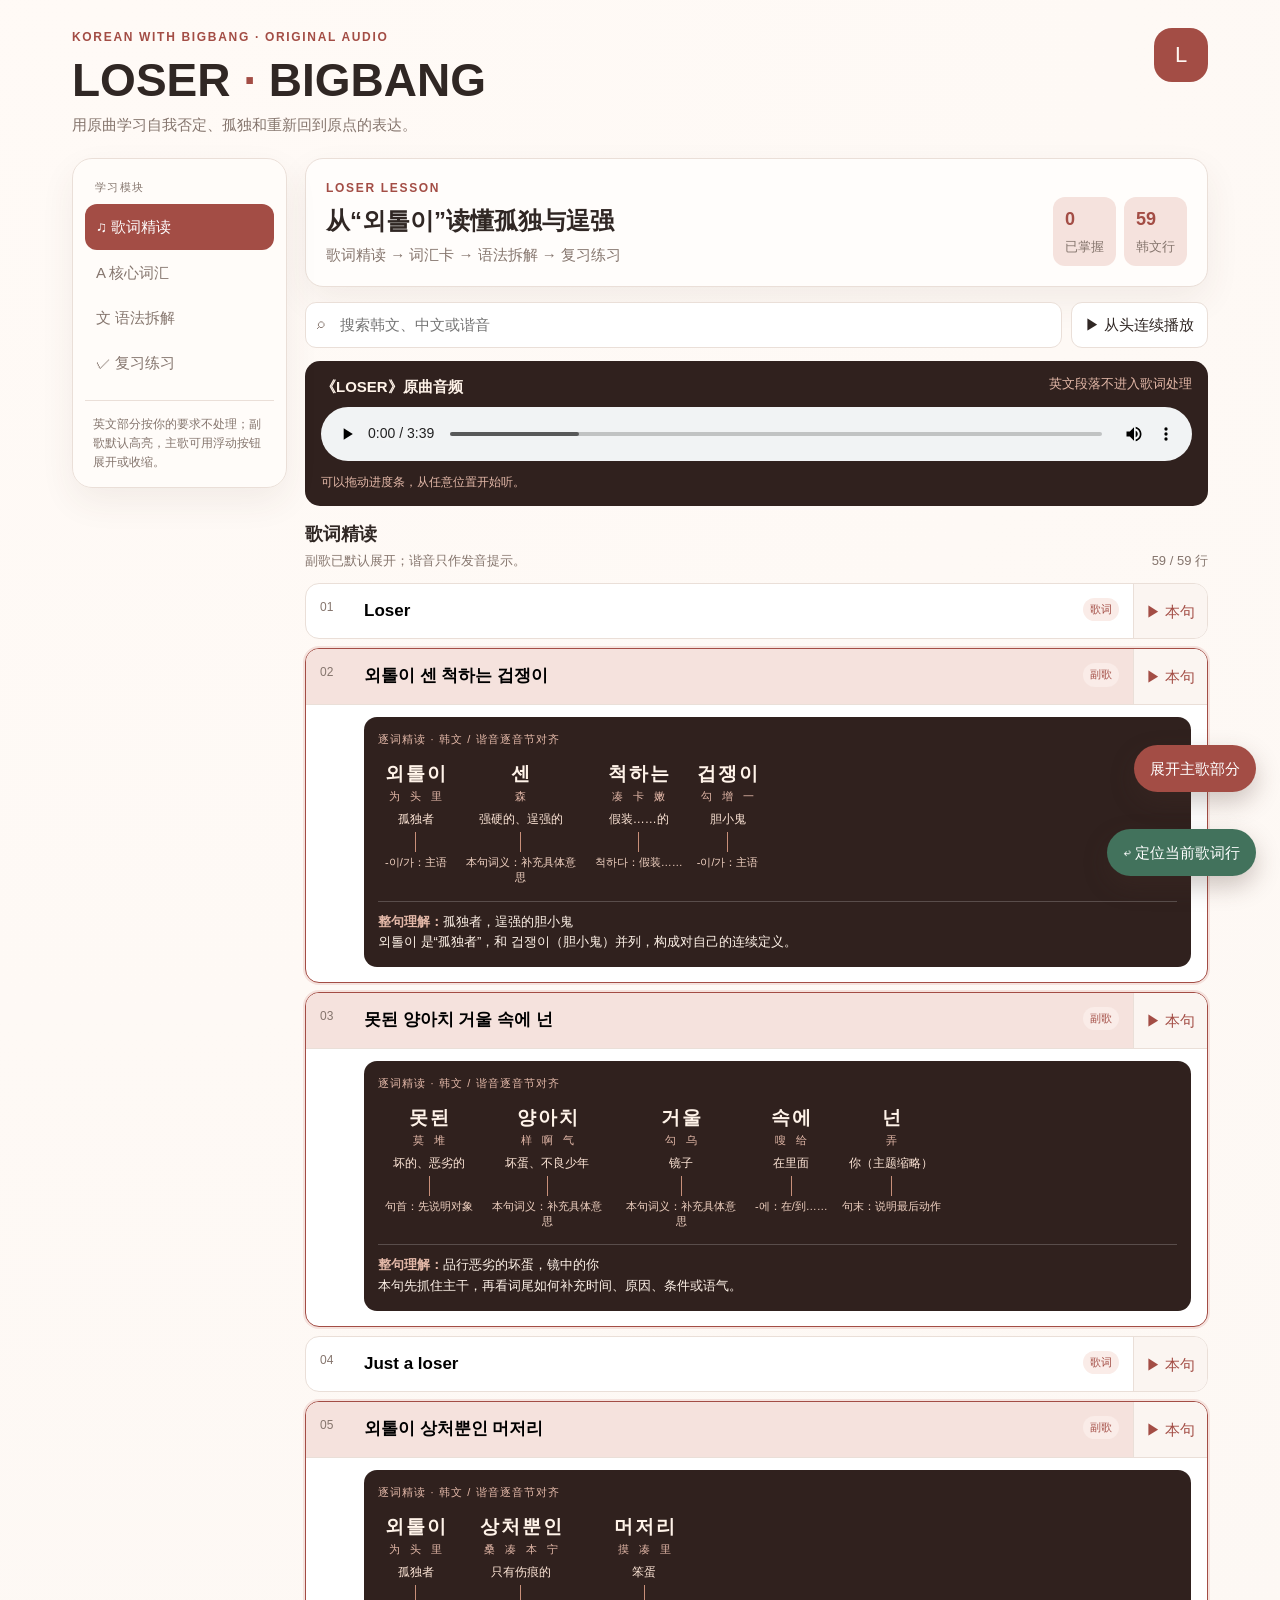
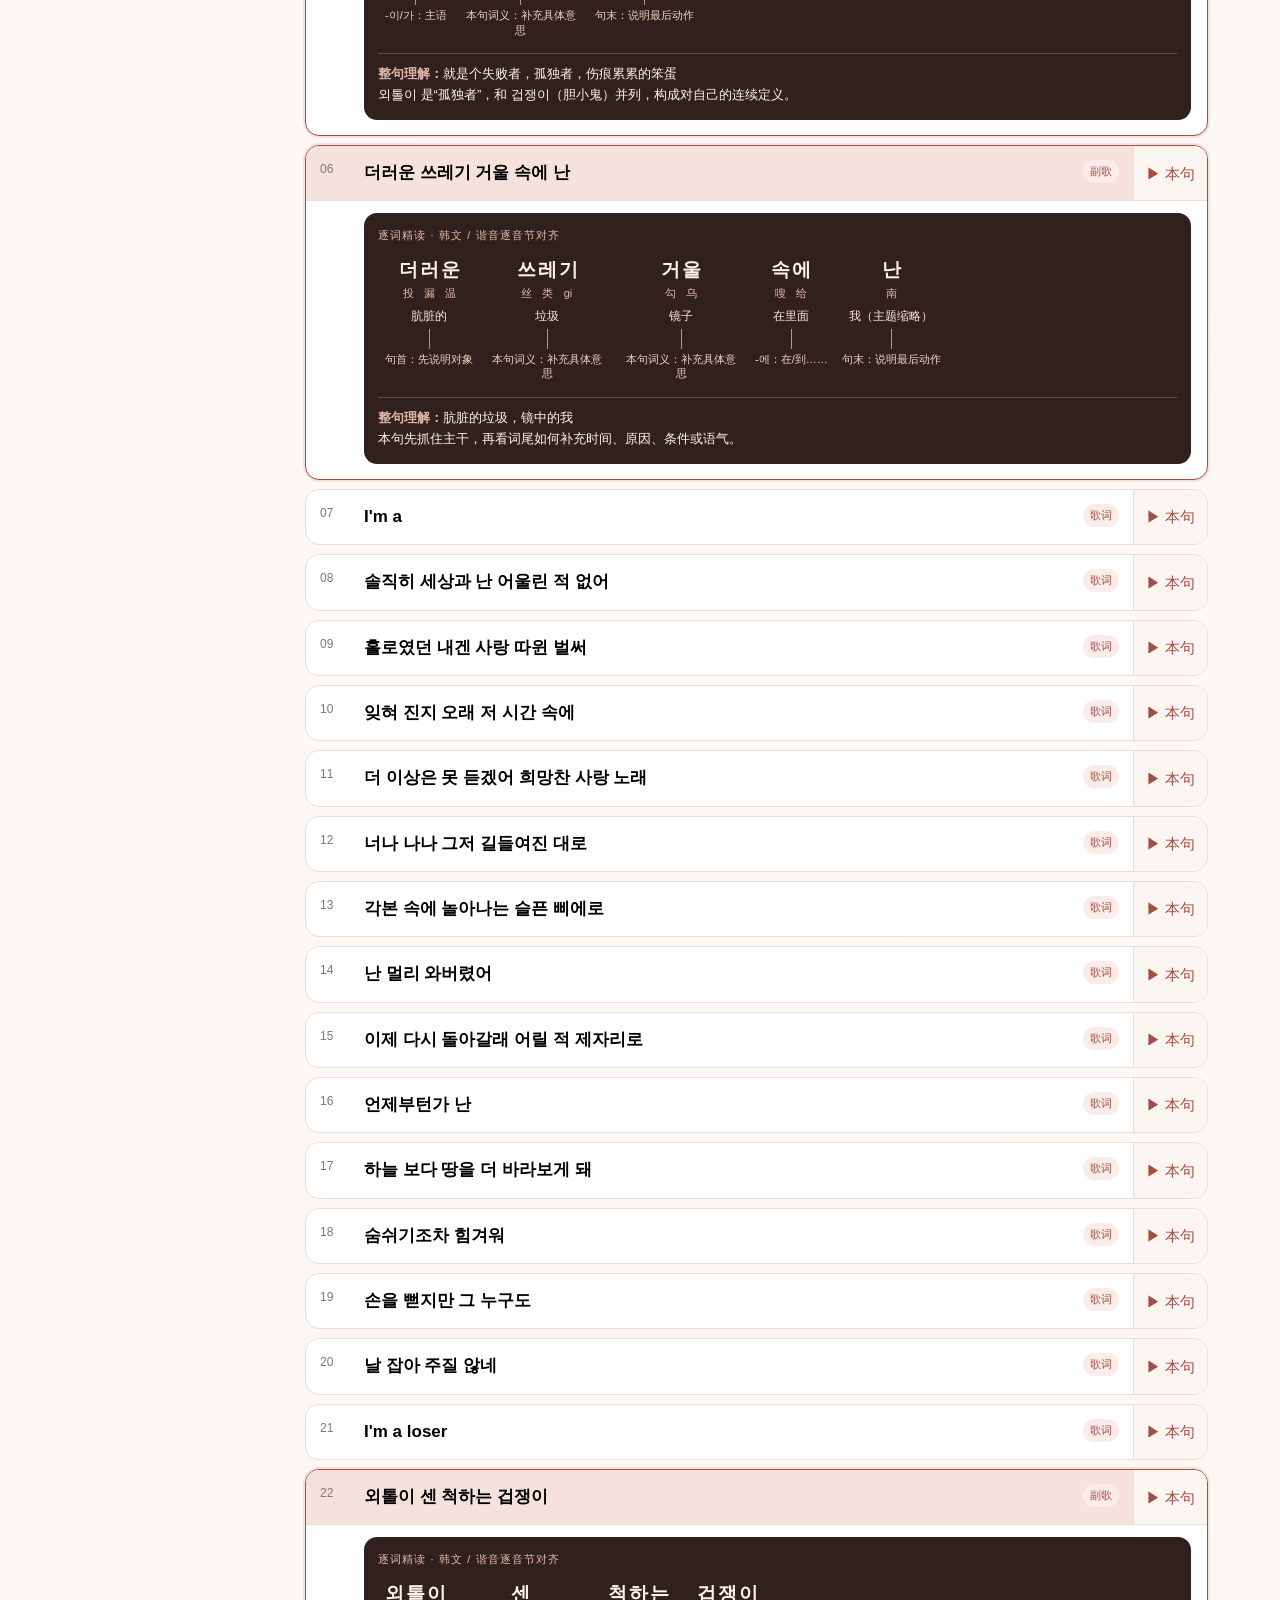
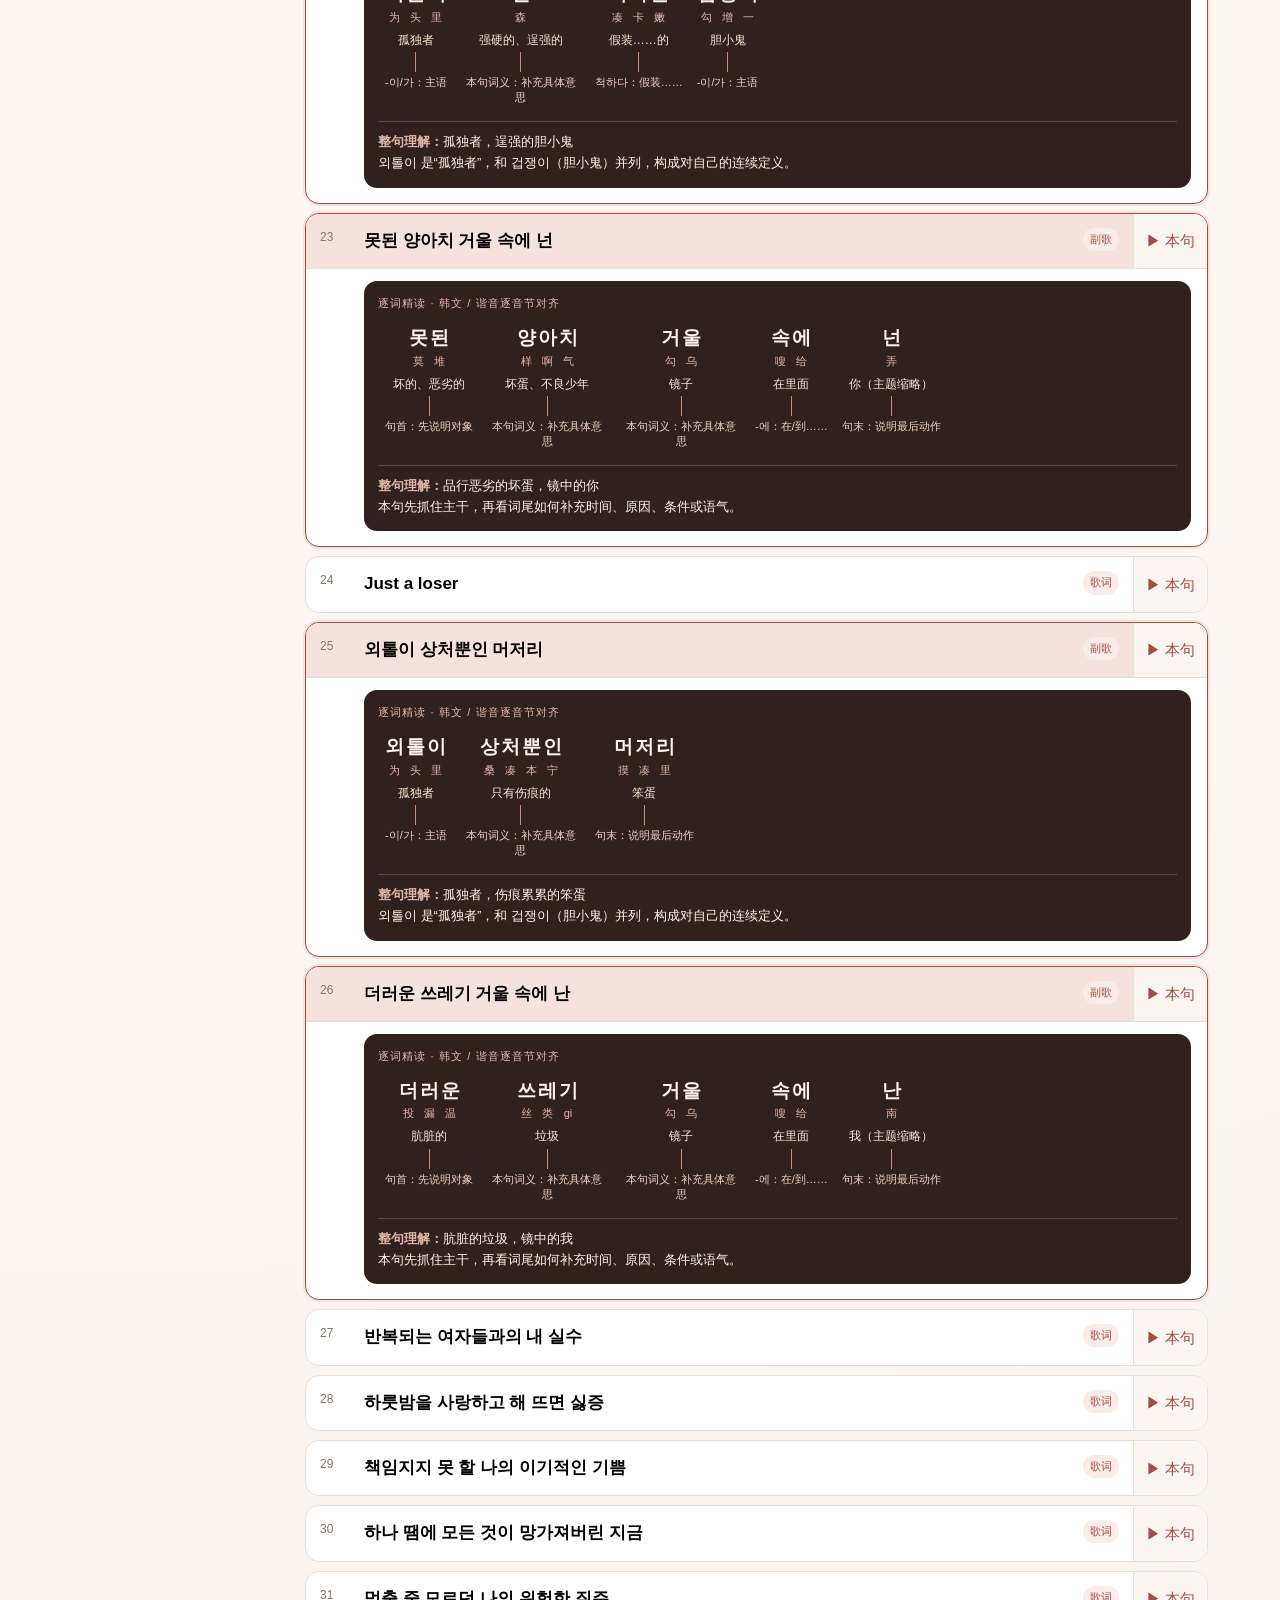
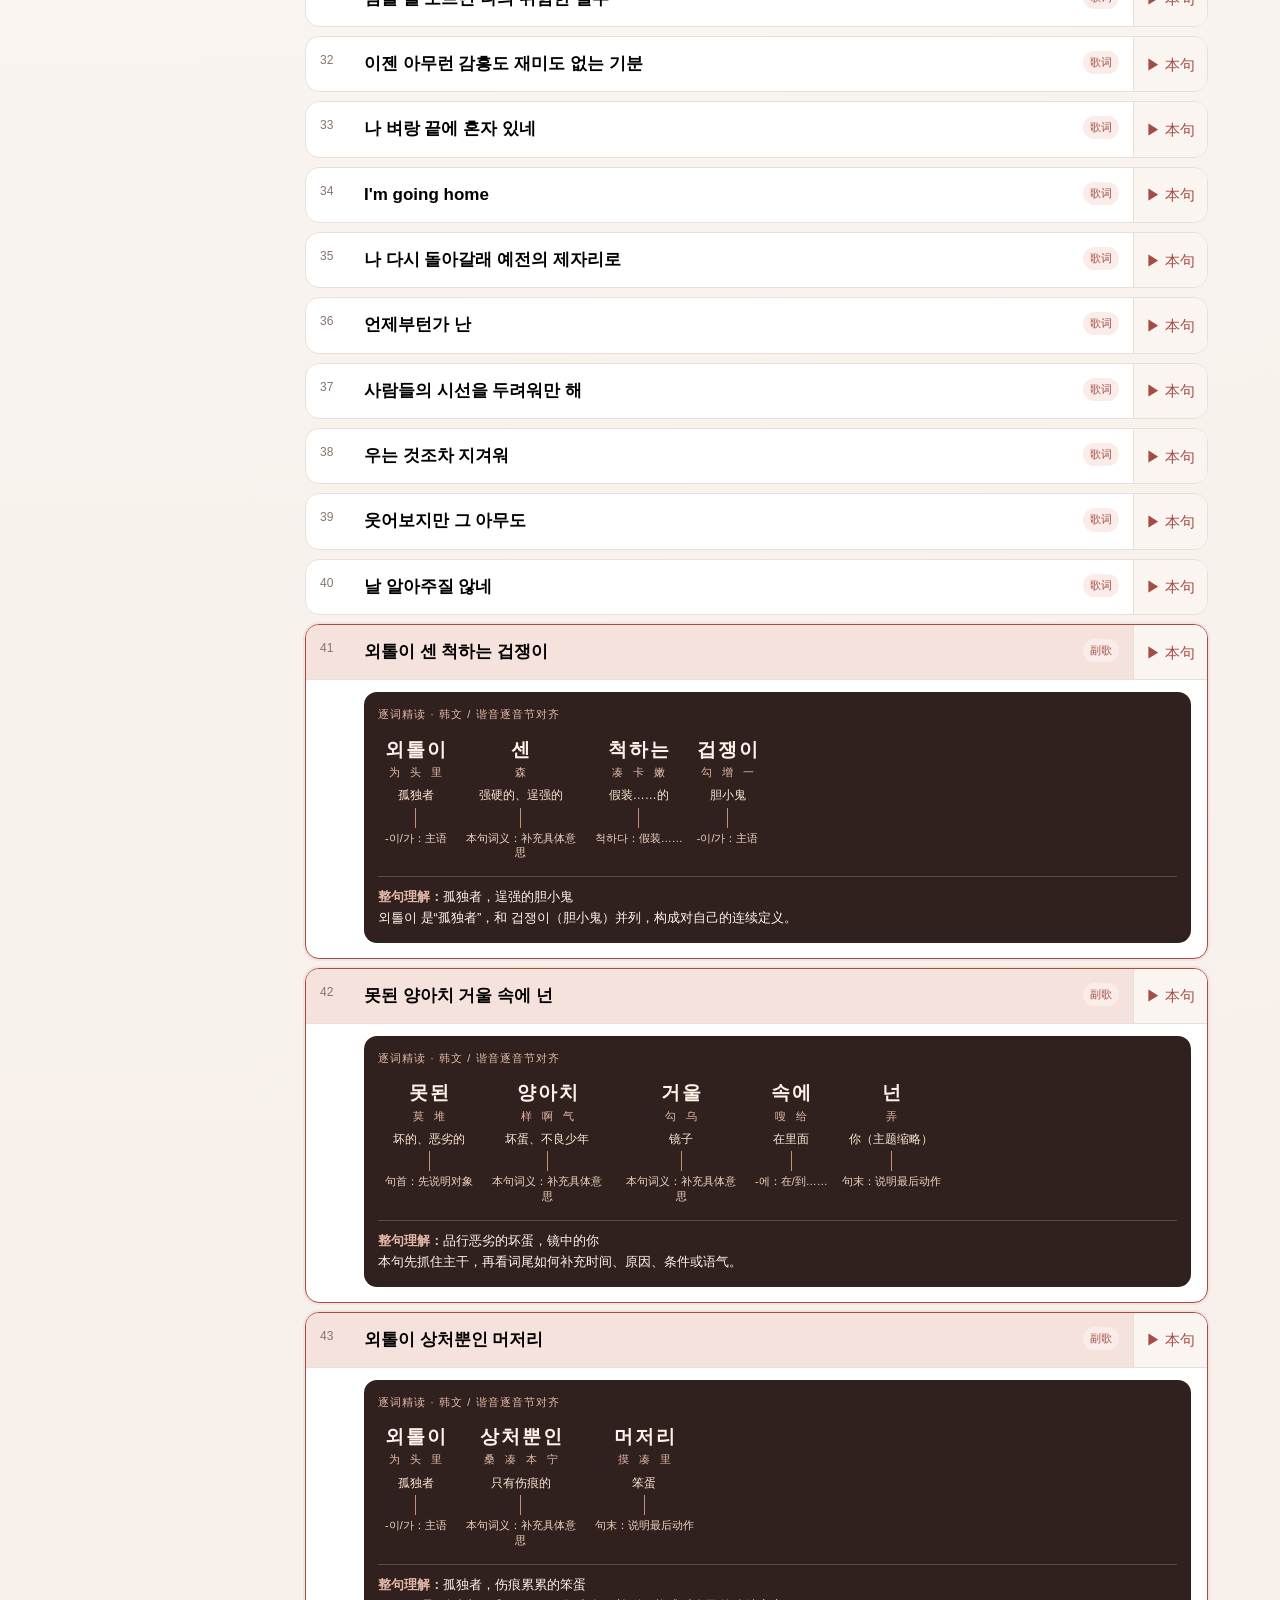
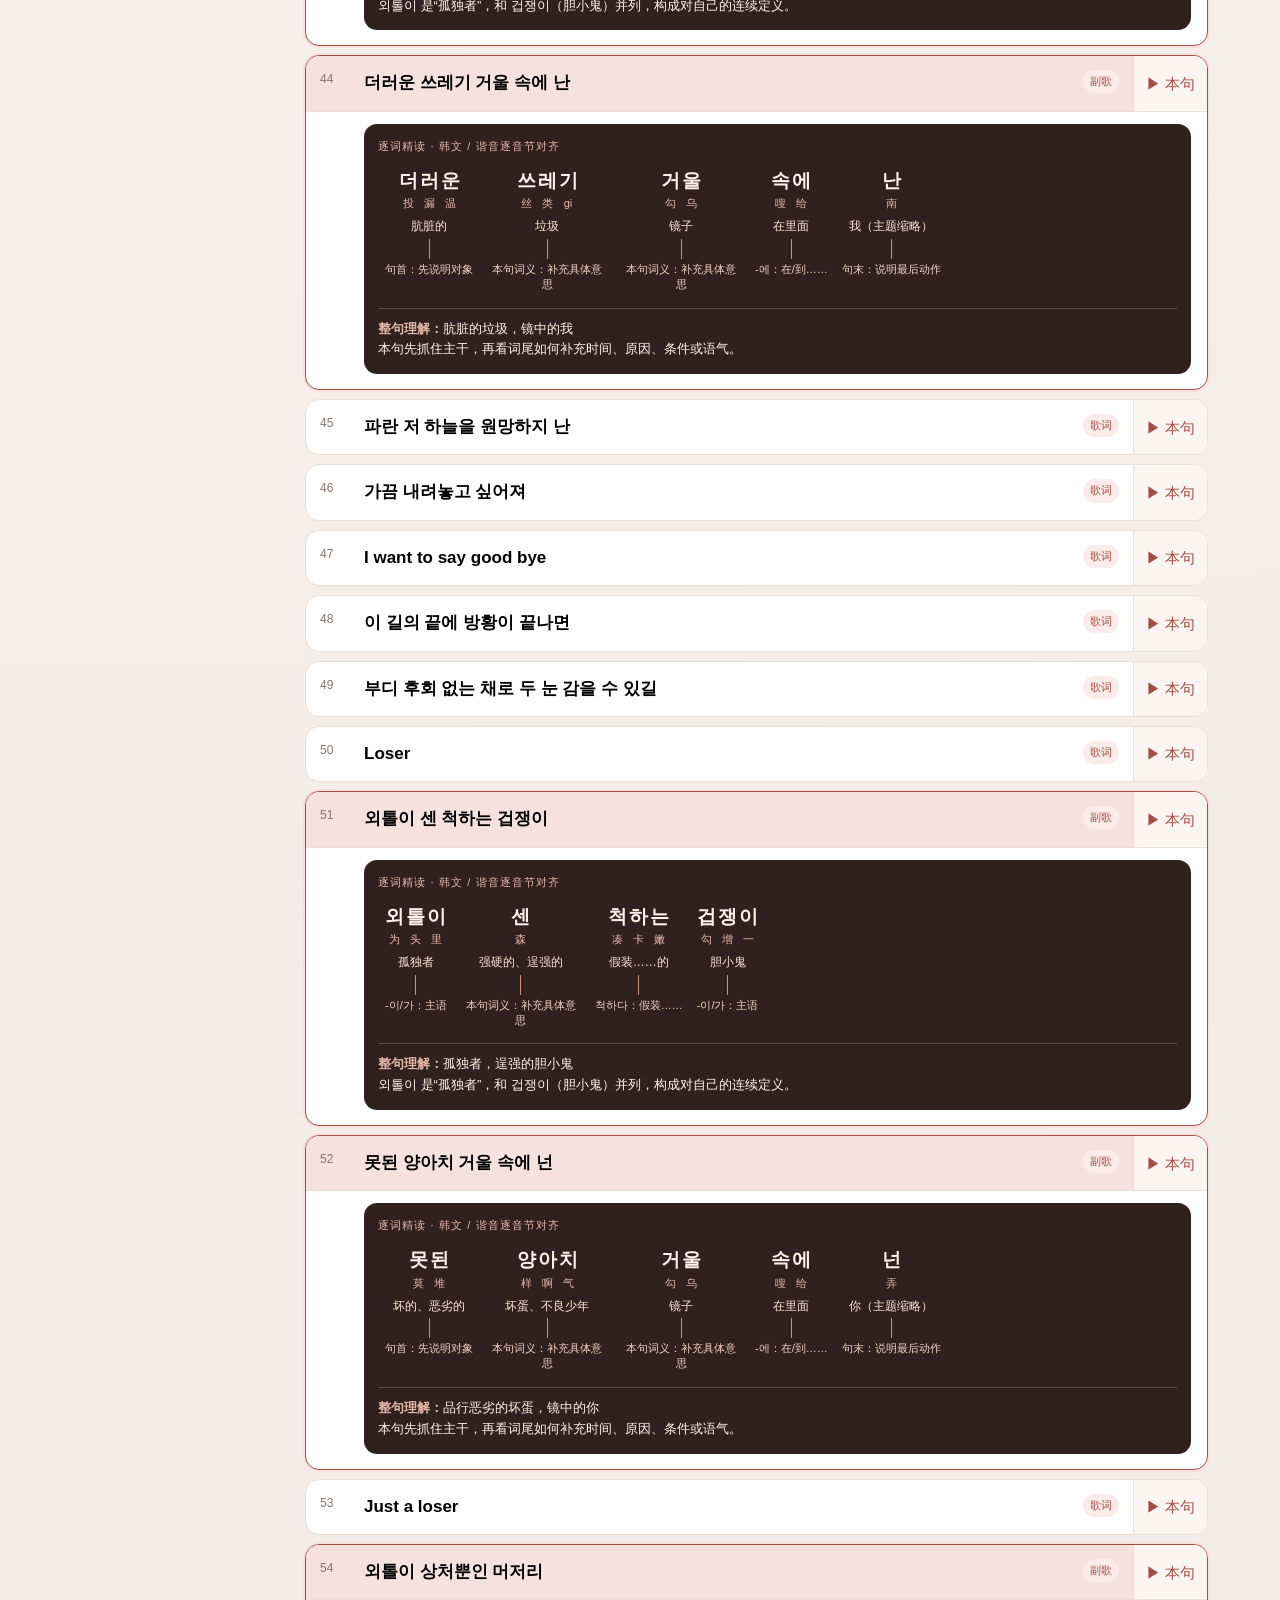
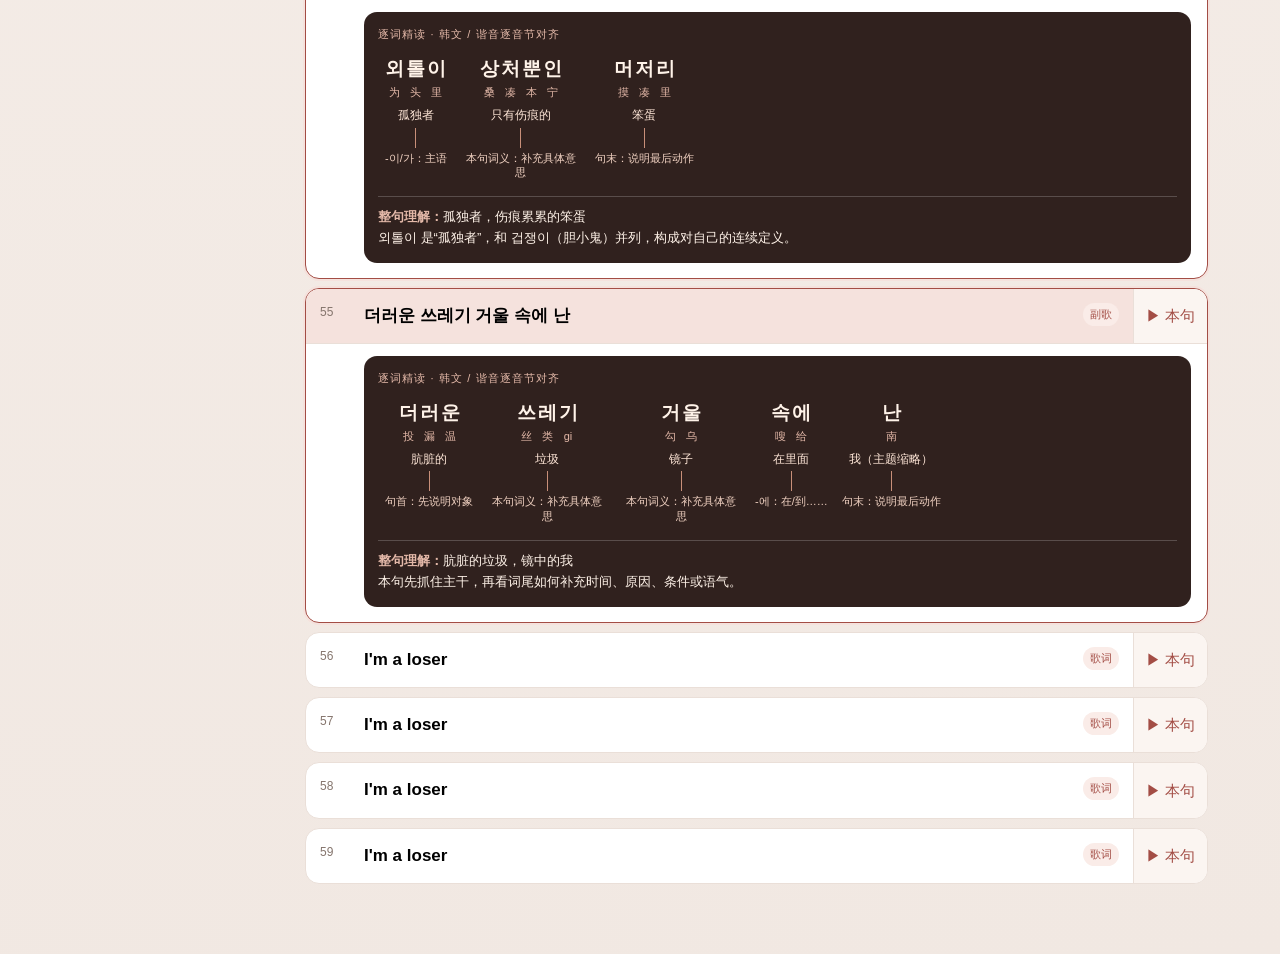
<file: loser-original-audio/index.html>
<!doctype html><html lang="zh-CN"><head><meta charset="utf-8"><meta name="viewport" content="width=device-width,initial-scale=1"><title>LOSER · BIGBANG</title><link rel="stylesheet" href="../bigbang-study.css"></head><body><div class="app"><header class="top"><div><div class="eyebrow">Korean with BIGBANG · Original Audio</div><h1>LOSER <span style="color:var(--accent)">·</span> BIGBANG</h1><p>用原曲学习自我否定、孤独和重新回到原点的表达。</p></div><div class="mark">L</div></header><div class="shell"><aside class="side"><div class="side-title">学习模块</div><button class="nav active" data-tab="lyrics">♫ 歌词精读</button><button class="nav" data-tab="vocab">A 核心词汇</button><button class="nav" data-tab="grammar">文 语法拆解</button><button class="nav" data-tab="practice">✓ 复习练习</button><div class="side-note">英文部分按你的要求不处理；副歌默认高亮，主歌可用浮动按钮展开或收缩。</div></aside><main><section class="hero"><div><div class="eyebrow">LOSER lesson</div><h2>从“외톨이”读懂孤独与逞强</h2><p>歌词精读 → 词汇卡 → 语法拆解 → 复习练习</p></div><div class="stats"><div class="stat"><b id="mastered">0</b><small>已掌握</small></div><div class="stat"><b id="lineTotal">0</b><small>韩文行</small></div></div></section><section class="section active" id="lyricsSection"><div class="toolbar"><div class="search"><span>⌕</span><input id="search" placeholder="搜索韩文、中文或谐音"></div><button class="btn" id="continuous">▶ 从头连续播放</button></div><div class="player"><div class="player-top"><strong>《LOSER》原曲音频</strong><small>英文段落不进入歌词处理</small></div><audio id="audio" controls preload="metadata" src="audio/loser-original.mp3?v=20260915"></audio><div class="status" id="status">可以拖动进度条，从任意位置开始听。</div></div><div class="head"><div><h3>歌词精读</h3><p>副歌已默认展开；谐音只作发音提示。</p></div><span class="muted" id="count"></span></div><div class="lyrics" id="lyrics"></div></section><section class="section" id="vocabSection"><div class="toolbar"><div class="search"><span>⌕</span><input id="vsearch" placeholder="搜索词汇或中文释义"></div></div><div class="head"><div><h3>核心词汇</h3><p>歌曲中的孤独、失败和情绪词汇。</p></div><span class="muted" id="vcount"></span></div><div class="grid" id="vocab"></div></section><section class="section" id="grammarSection"><div class="head"><div><h3>语法拆解</h3><p>语法点均连接到韩文歌词。</p></div></div><div class="grid" id="grammars"></div></section><section class="section" id="practiceSection"><div class="head"><div><h3>复习练习</h3><p>先回忆，再显示答案。</p></div></div><div class="card practice" id="practice"></div></section></main></div></div><button class="verse-toggle" id="verseToggle">展开主歌部分</button><button class="locator" id="locator">↩ 定位当前歌词行</button><script>window.SONG_KEY='loser';</script><script src="../bigbang-study.js"></script></body></html>
<script src="../bigbang-study-detail.js?v=20260915-5"></script>
</file>
<file: bigbang-study.css>
:root{--bg:#fbf6f2;--card:#fffdfb;--ink:#302724;--muted:#85756d;--line:#eadfd8;--accent:#a34d45;--soft:#f5e2dd;--dark:#30211e;--green:#42725c;--greenSoft:#e2efe8}*{box-sizing:border-box}html{scroll-behavior:smooth}body{margin:0;background:radial-gradient(circle at 8% 0%,#fffaf6 0,#fbf6f2 45%,#f1e8e2 100%);color:var(--ink);font:15px/1.55 "Noto Sans KR","Malgun Gothic","Microsoft YaHei",sans-serif}button,input{font:inherit}button{cursor:pointer}.app{max-width:1180px;margin:auto;padding:28px 22px 70px}.top{display:flex;justify-content:space-between;gap:18px;margin-bottom:22px}.eyebrow{font-size:12px;letter-spacing:.14em;text-transform:uppercase;color:var(--accent);font-weight:700}.top h1{font-size:clamp(28px,4vw,46px);line-height:1.1;margin:8px 0}.top p{margin:0;color:var(--muted)}.mark{width:54px;height:54px;border-radius:18px;background:var(--accent);color:#fff8f2;display:grid;place-items:center;font-size:22px}.shell{display:grid;grid-template-columns:215px 1fr;gap:18px}.side{position:sticky;top:18px;height:max-content;background:#fffdfbcc;border:1px solid var(--line);border-radius:20px;padding:12px;box-shadow:0 14px 35px #55382d12}.side-title{padding:8px 10px;color:var(--muted);font-size:11px;letter-spacing:.12em;text-transform:uppercase}.nav{display:block;width:100%;border:0;background:transparent;text-align:left;border-radius:12px;padding:11px;color:var(--muted)}.nav.active{background:var(--accent);color:#fff}.side-note{border-top:1px solid var(--line);margin-top:15px;padding:14px 8px 4px;color:var(--muted);font-size:12px}.hero,.card{background:var(--card);border:1px solid var(--line);border-radius:18px;padding:20px;box-shadow:0 14px 35px #55382d12}.hero{display:flex;justify-content:space-between;gap:15px;align-items:end;margin-bottom:15px}.hero h2{margin:4px 0;font-size:24px}.hero p{margin:0;color:var(--muted)}.stats{display:flex;gap:8px}.stat{background:var(--soft);border-radius:12px;padding:9px 12px}.stat b{display:block;color:var(--accent);font-size:18px}.stat small{color:var(--muted)}.section{display:none}.section.active{display:block}.toolbar{display:flex;gap:9px;flex-wrap:wrap;margin-bottom:13px}.search{flex:1;position:relative;min-width:200px}.search span{position:absolute;left:12px;top:9px;color:var(--muted)}input{width:100%;border:1px solid var(--line);border-radius:11px;padding:10px 12px 10px 34px;background:white}.btn{border:1px solid var(--line);background:white;color:var(--ink);border-radius:11px;padding:10px 13px}.btn.primary{background:var(--accent);border-color:var(--accent);color:white}.player{background:var(--dark);border-radius:15px;padding:14px 16px;color:#fff3e9;margin-bottom:15px}.player-top{display:flex;justify-content:space-between;gap:10px;flex-wrap:wrap}.player small,.status{color:#e4b9a9}.player audio{width:100%;margin-top:9px}.status{font-size:12px;margin-top:6px}.head{display:flex;justify-content:space-between;align-items:end;margin:6px 0 12px}.head h3{margin:0}.head p{margin:3px 0 0;color:var(--muted);font-size:13px}.lyrics{display:grid;gap:9px}.lyric{border:1px solid var(--line);border-radius:14px;overflow:hidden;background:white;scroll-margin-top:18px}.lyric.chorus{border-color:var(--accent);box-shadow:0 0 0 2px var(--soft)}.lyric.playing{border-color:var(--green);box-shadow:0 0 0 3px var(--greenSoft)}.lyric-row{display:flex;align-items:stretch}.line{flex:1;display:grid;grid-template-columns:34px 1fr auto;gap:10px;border:0;background:transparent;text-align:left;padding:14px}.line:hover{background:#fff8f5}.lyric.chorus .line{background:var(--soft)}.lyric.playing .line{background:var(--greenSoft)}.no{color:var(--muted);font-size:12px}.ko{font-size:17px;font-weight:650}.tag{font-size:11px;color:var(--accent);background:#faece8;padding:3px 7px;border-radius:99px;white-space:nowrap}.playline{border:0;border-left:1px solid var(--line);background:#fbf5f1;color:var(--accent);padding:0 12px}.detail{display:none;border-top:1px solid var(--line);padding:0 16px 15px 58px}.open .detail{display:block}.zh{margin:11px 0 3px}.py{color:var(--accent);font-size:13px}.reading{margin-top:12px;background:var(--dark);color:#fff3e9;border-radius:13px;padding:14px;overflow:auto}.reading-title{font-size:11px;color:#e4b9a9;letter-spacing:.1em;margin-bottom:9px}.reading-text{font-size:14px;white-space:pre-wrap}.reading-note{border-top:1px solid #ffffff33;margin-top:11px;padding-top:10px;font-size:13px;color:#ffe7d8}.grid{display:grid;grid-template-columns:repeat(2,1fr);gap:10px}.vocab-card,.grammar-card{background:white;border:1px solid var(--line);border-radius:15px;padding:16px}.word{font-size:20px;font-weight:700;color:var(--accent)}.meaning{margin:5px 0}.muted{color:var(--muted);font-size:13px}.grammar-card p{font-size:14px}.grammar-card section{background:#fff5f0;border-radius:10px;padding:10px;font-size:13px}.pattern{font-weight:700;color:var(--accent);font-size:18px}.practice{min-height:290px;display:flex;flex-direction:column;justify-content:space-between}.question{font-size:38px;margin:20px 0}.locator,.verse-toggle{position:fixed;right:24px;z-index:20;border:0;border-radius:99px;padding:12px 16px;color:white;box-shadow:0 10px 25px #49302a44}.locator{bottom:24px;background:var(--green)}.verse-toggle{bottom:108px;background:var(--accent)}@media(max-width:760px){.app{padding:20px 13px 45px}.shell{display:block}.side{position:static;display:flex;overflow:auto;gap:5px;margin-bottom:12px}.side-title,.side-note{display:none}.nav{white-space:nowrap;width:auto}.hero{display:block;padding:17px}.stats{margin-top:12px}.line{grid-template-columns:27px 1fr;gap:7px;padding:12px}.tag{grid-column:2;justify-self:start}.playline{padding:0 8px}.detail{padding-left:43px}.grid{grid-template-columns:1fr}.question{font-size:31px}.locator{right:12px;bottom:12px;padding:10px 13px;font-size:12px}.verse-toggle{right:12px;bottom:106px;padding:10px 13px;font-size:12px}}
.strip{margin-top:12px;background:var(--dark);color:#fff3e9;border-radius:13px;padding:14px;overflow:auto}.strip-title{color:#e4b9a9;font-size:11px;margin-bottom:11px;letter-spacing:.1em}.ann{display:flex;align-items:flex-start;gap:0;overflow-x:auto;padding-bottom:4px}.unit{flex:0 0 auto;min-width:72px;text-align:center;padding:0 7px;position:relative}.chars{display:flex;justify-content:center;gap:2px}.unit b{font-size:19px}.unit i{display:block;font-size:11px;color:#e4b9a9;font-style:normal;white-space:nowrap}.unit em{display:block;font-size:12px;color:#ffe7d8;font-style:normal;white-space:nowrap;margin-top:5px}.dot{height:20px;width:1px;background:#c88f79;margin:3px auto}.grammar{font-size:11px;color:#f1d2c2;line-height:1.35;max-width:120px;margin:0 auto}.under{border-top:1px solid #ffffff33;margin-top:12px;padding-top:10px;font-size:13px;line-height:1.6}.under b{color:#e4b9a9}@media(max-width:760px){.unit{min-width:68px;padding:0 5px}.strip{margin-left:-7px;margin-right:0}}
.detail>.py,.detail>.zh{display:none!important}
</file>
